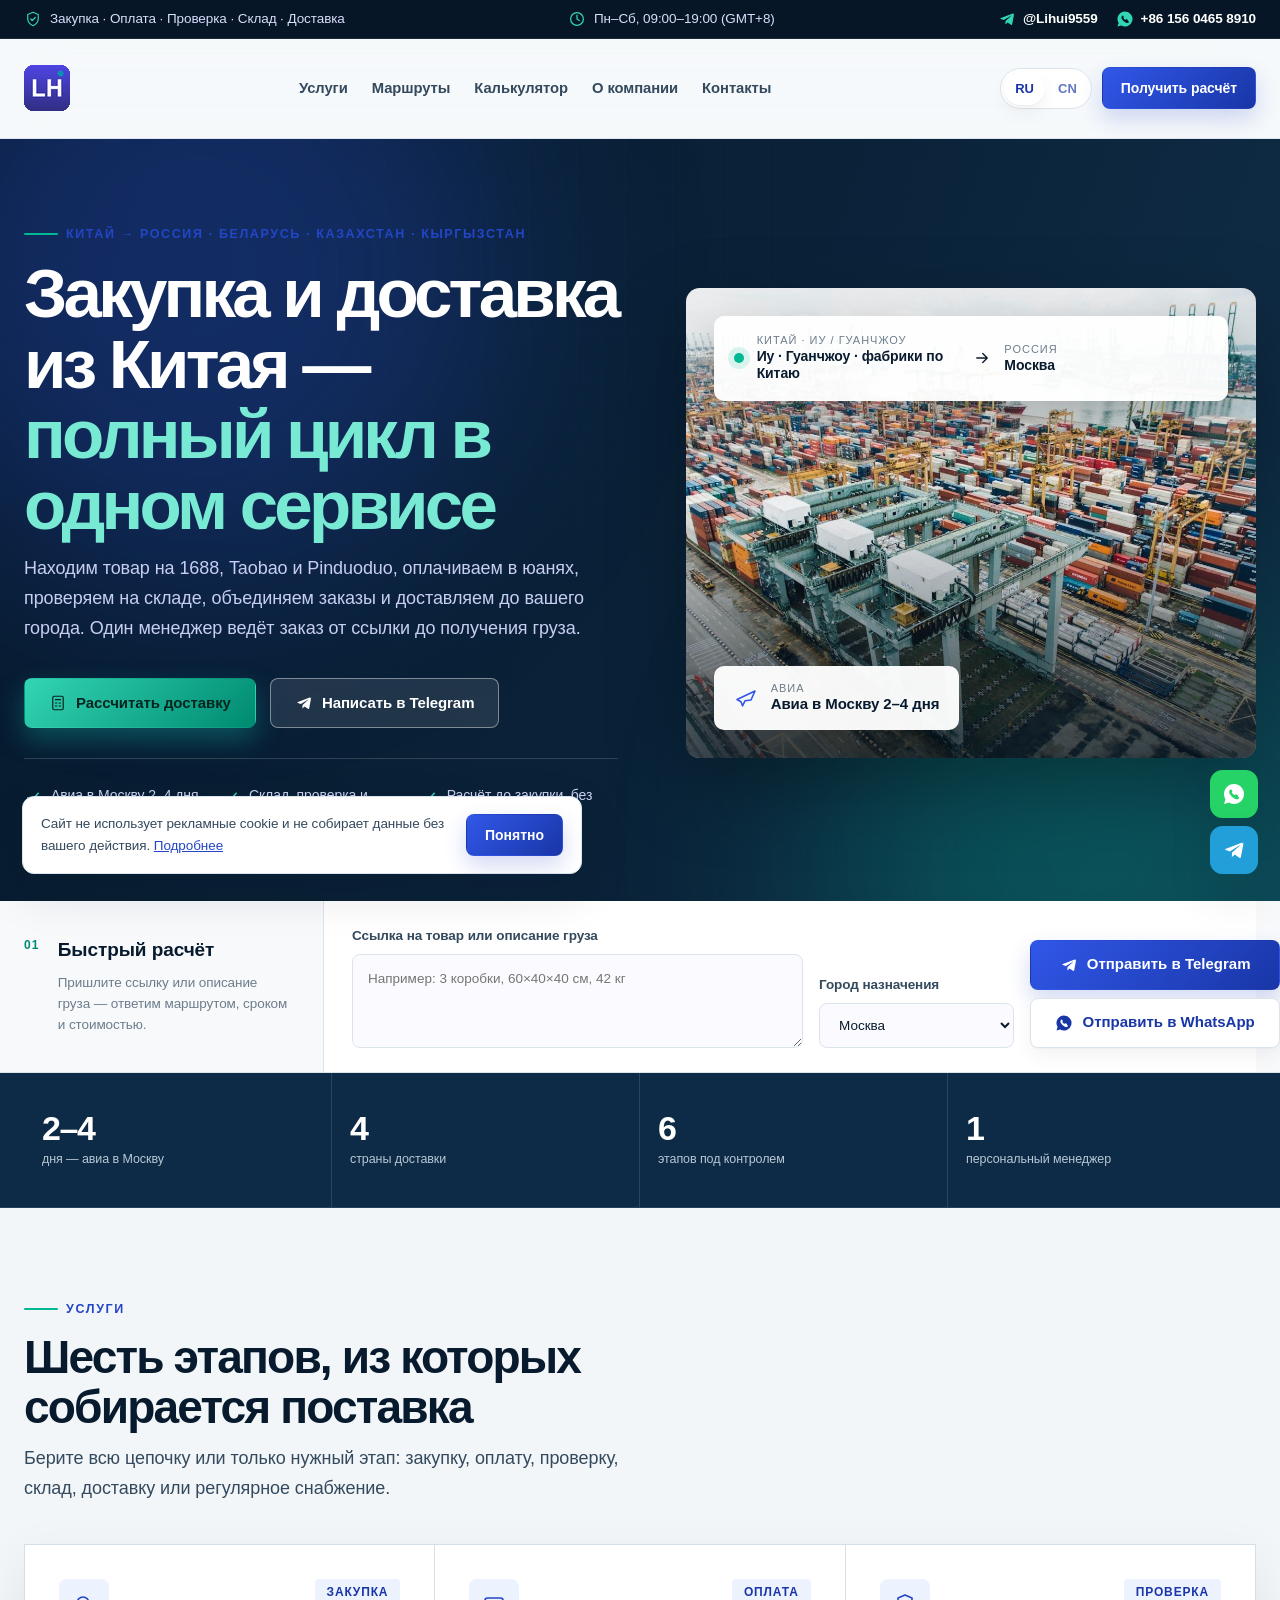
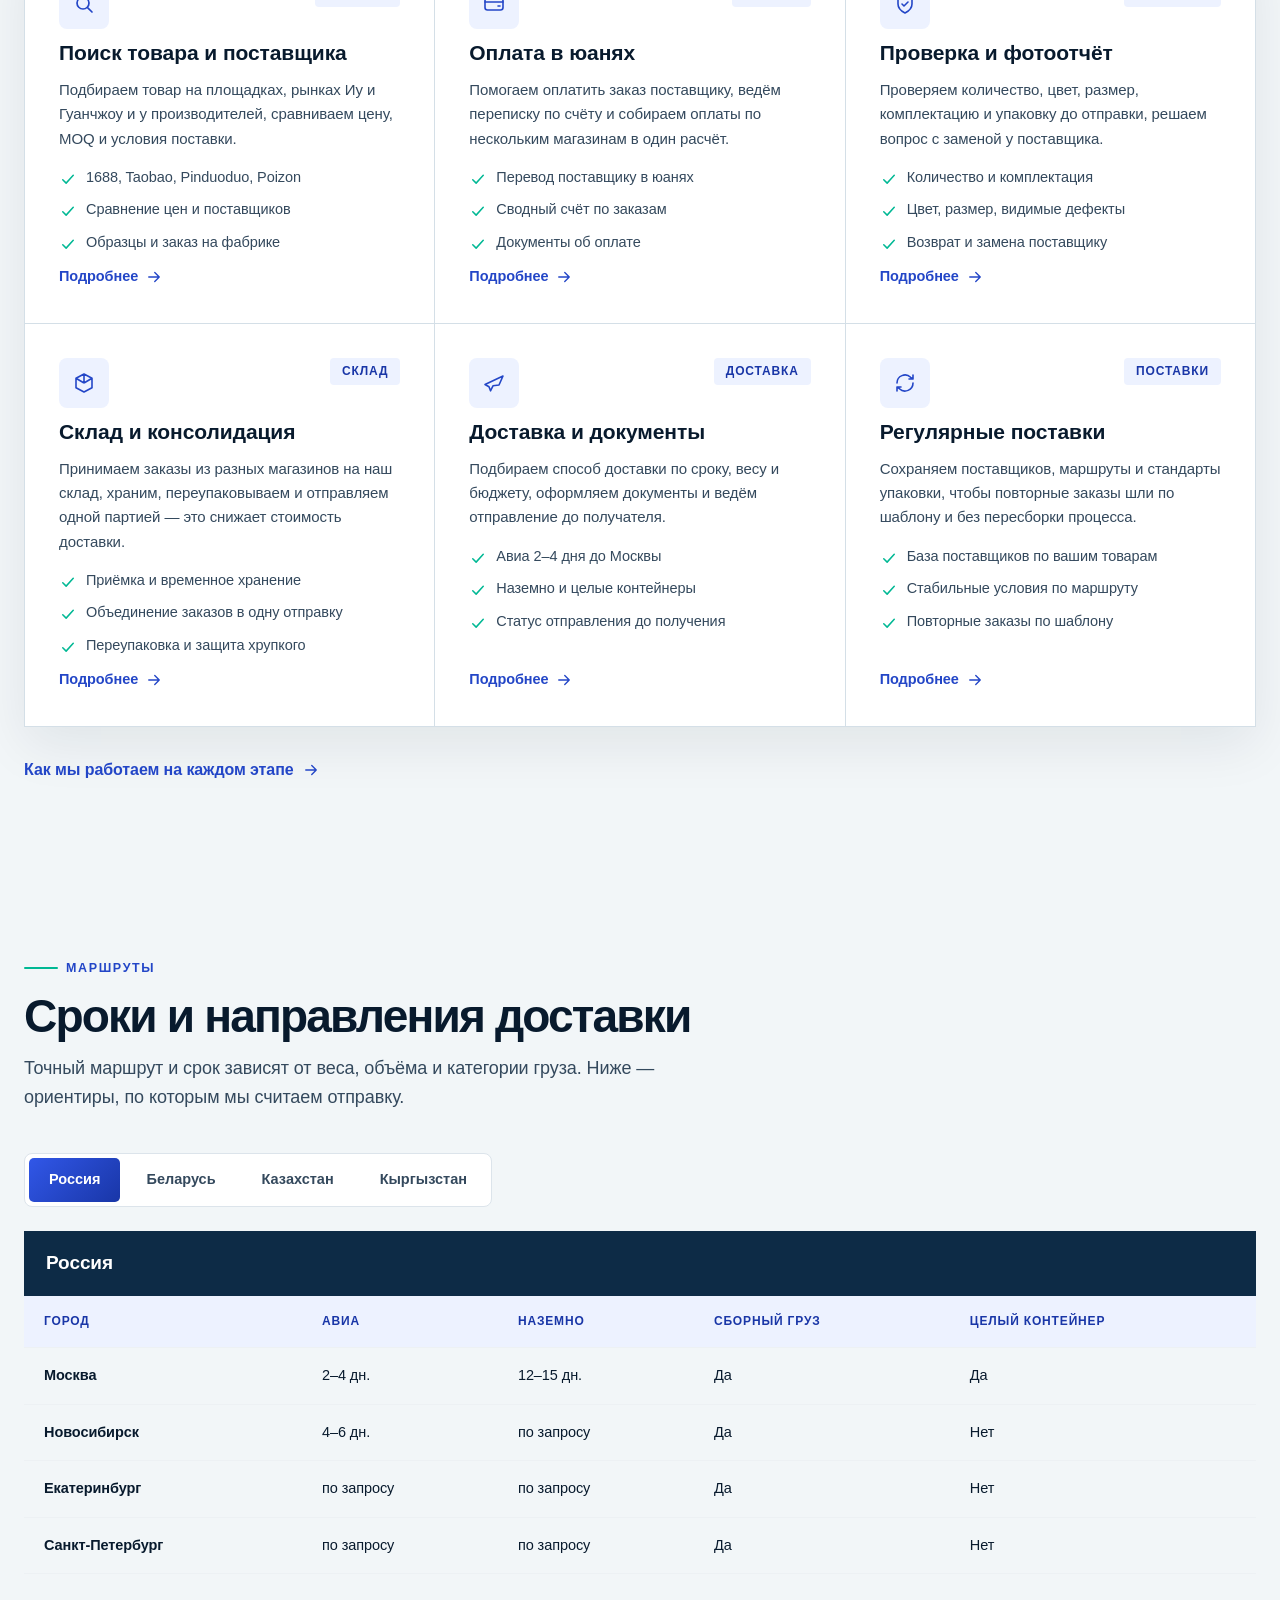
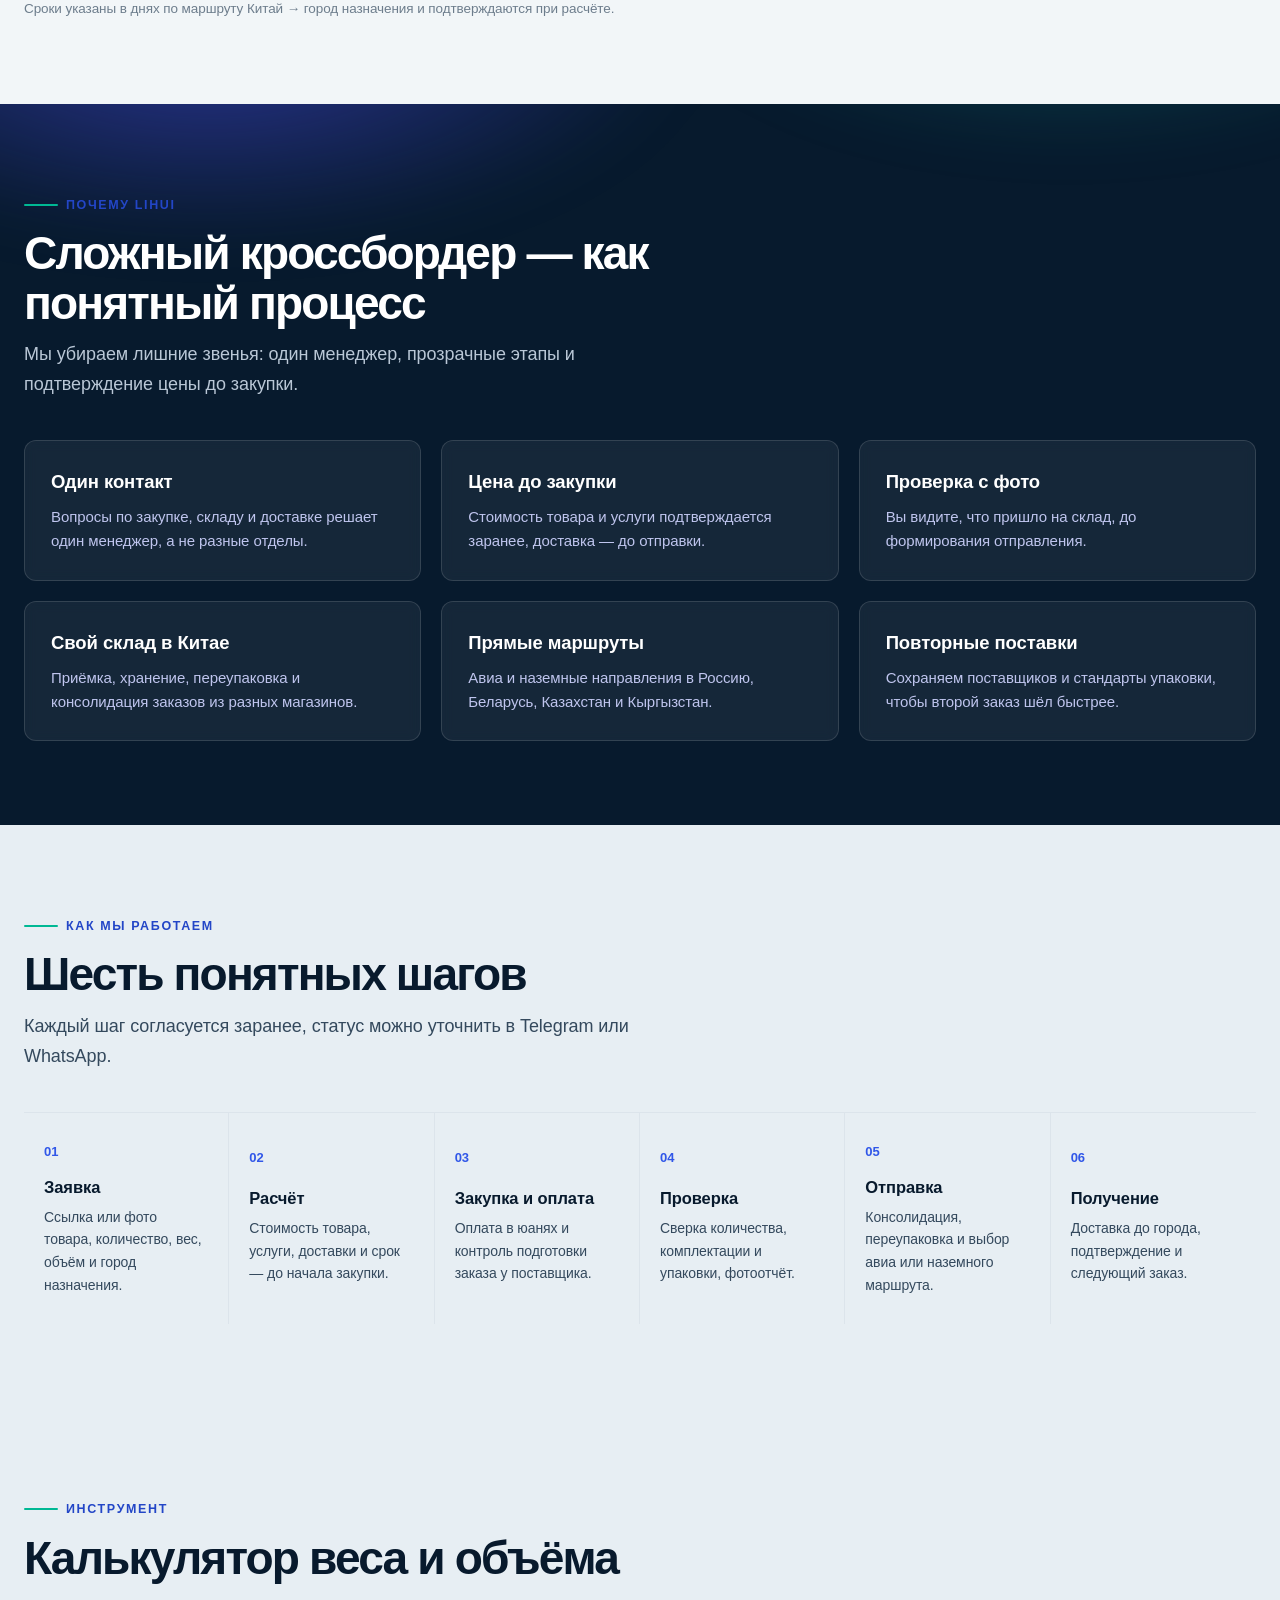
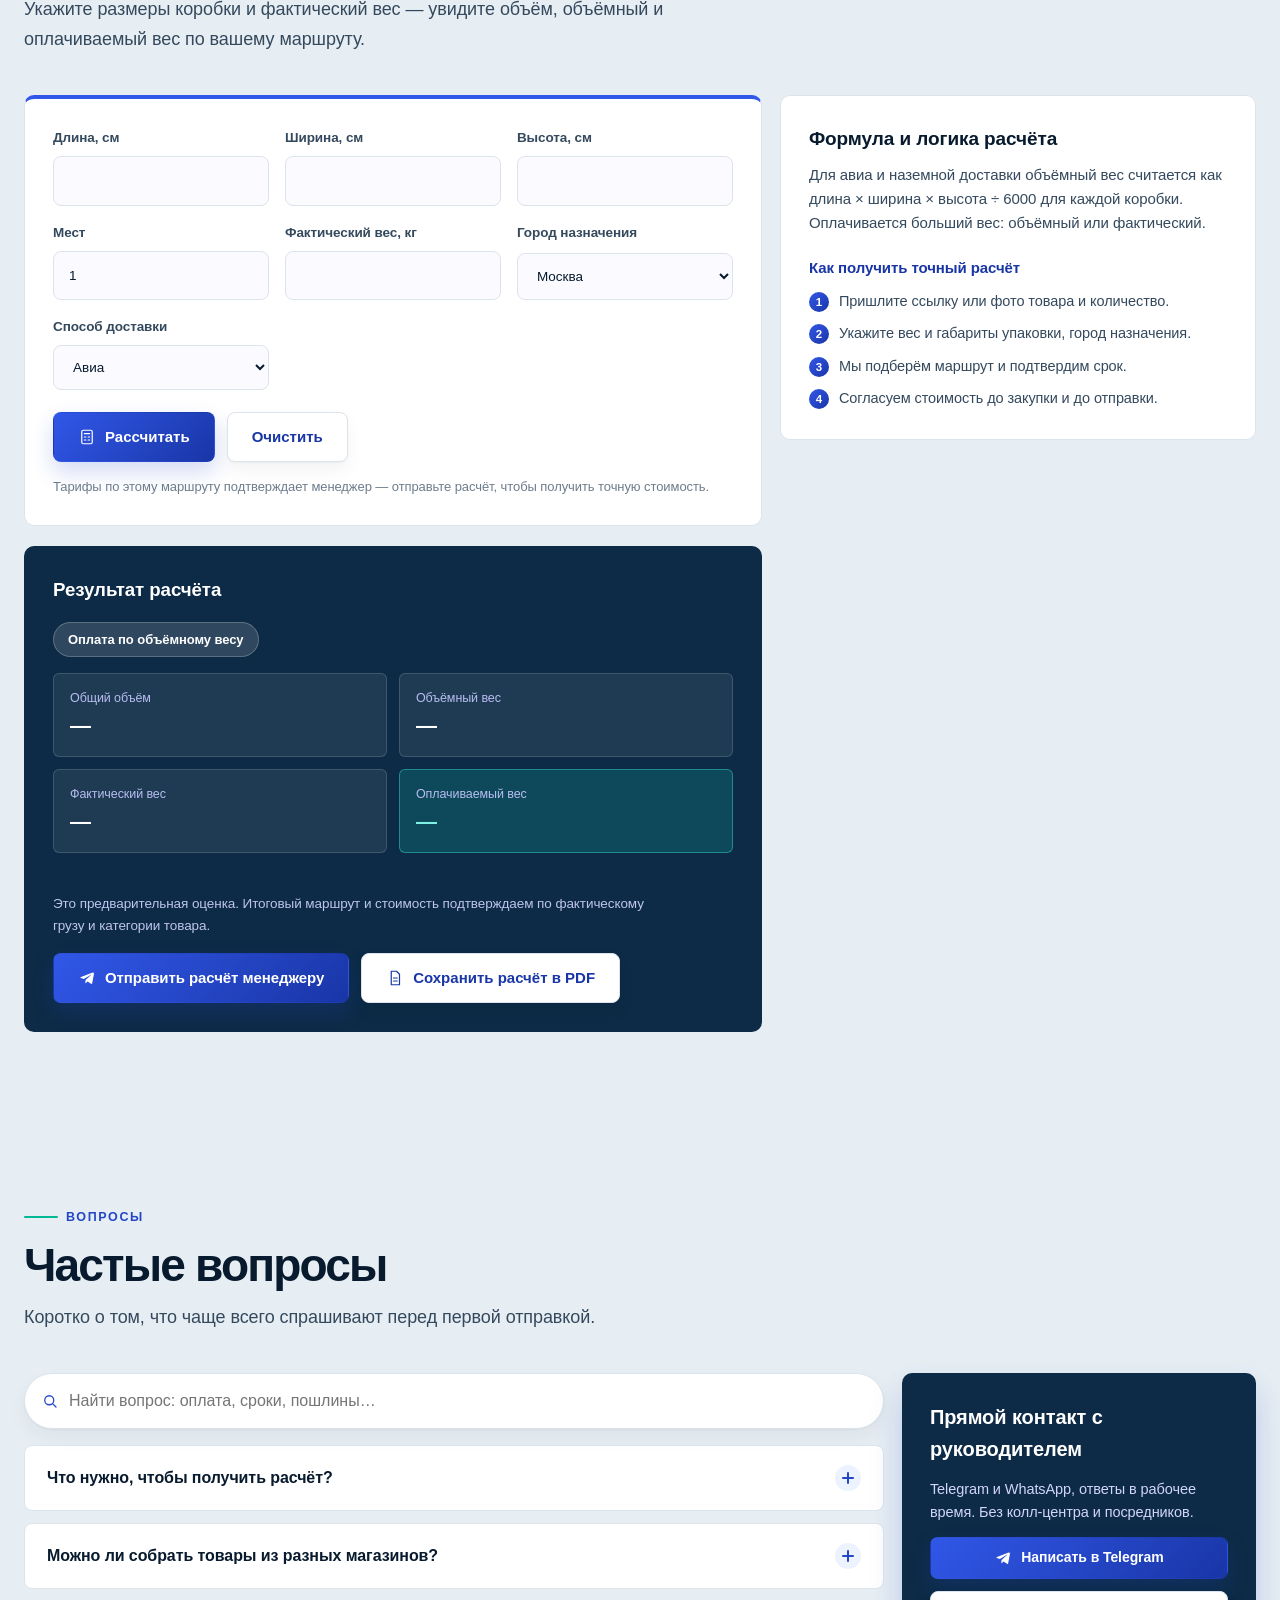
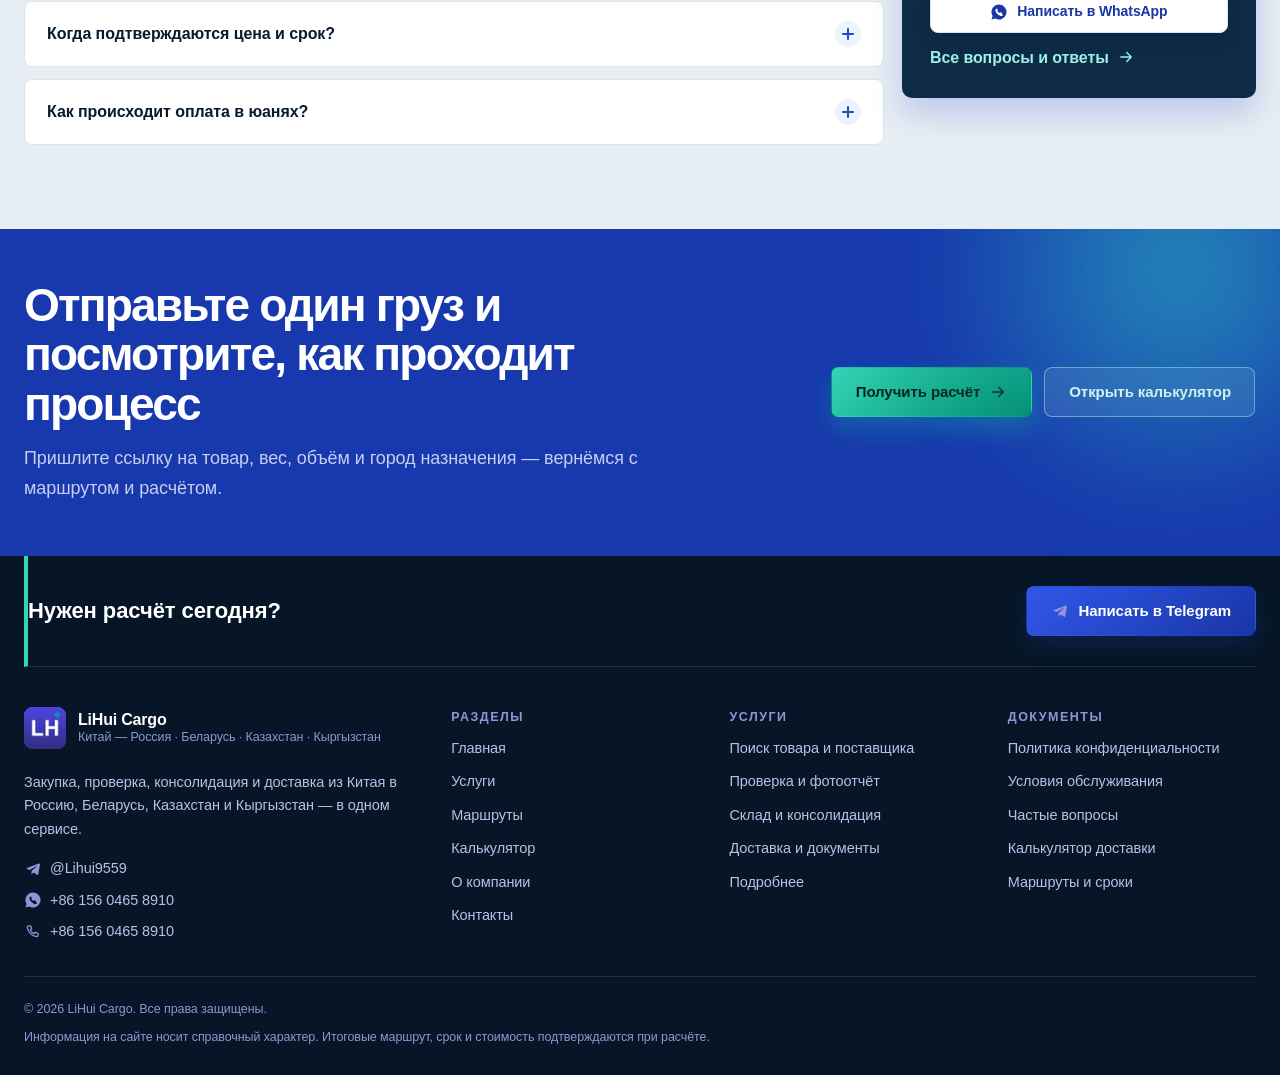
<file: index.html>
<!DOCTYPE html>
<html lang="ru" data-lang="ru">
<head>
<meta charset="utf-8">
<meta name="viewport" content="width=device-width, initial-scale=1">
<title data-i18n-doctitle="meta.home.title">LiHui Cargo — закупка и доставка из Китая в Россию, Беларусь, Казахстан и Кыргызстан</title>
<meta name="description" content="Закупка на 1688, Taobao и Pinduoduo, оплата в юанях, проверка на складе, консолидация и доставка авиа или наземным транспортом. Пришлите ссылку на товар — вернёмся с маршрутом и расчётом." data-i18n-desc="meta.home.desc">
<meta name="theme-color" content="#071a2d">
<meta name="robots" content="index, follow">
<link rel="canonical" href="https://www.lihui-cargo.ru/">
<link rel="icon" href="assets/brand/logo.png" type="image/png">
<link rel="apple-touch-icon" href="assets/brand/logo.png">
<link rel="manifest" href="site.webmanifest">
<meta property="og:type" content="website">
<meta property="og:site_name" content="LiHui Cargo">
<meta property="og:title" content="LiHui Cargo — закупка и доставка из Китая в Россию, Беларусь, Казахстан и Кыргызстан" data-i18n-ogtitle="meta.home.title">
<meta property="og:description" content="Закупка на 1688, Taobao и Pinduoduo, оплата в юанях, проверка на складе, консолидация и доставка авиа или наземным транспортом. Пришлите ссылку на товар — вернёмся с маршрутом и расчётом." data-i18n-ogdesc="meta.home.desc">
<meta property="og:url" content="https://www.lihui-cargo.ru/">
<meta property="og:image" content="https://www.lihui-cargo.ru/assets/img/hero.jpg">
<meta property="og:locale" content="ru_RU">
<meta name="twitter:card" content="summary_large_image">
<meta name="twitter:title" content="LiHui Cargo — закупка и доставка из Китая в Россию, Беларусь, Казахстан и Кыргызстан" data-i18n-twtitle="meta.home.title">
<meta name="twitter:description" content="Закупка на 1688, Taobao и Pinduoduo, оплата в юанях, проверка на складе, консолидация и доставка авиа или наземным транспортом. Пришлите ссылку на товар — вернёмся с маршрутом и расчётом." data-i18n-twdesc="meta.home.desc">
<meta name="twitter:image" content="https://www.lihui-cargo.ru/assets/img/hero.jpg">
<meta name="format-detection" content="telephone=no">
<link rel="stylesheet" href="assets/css/styles.css?v=20260914-2">
<script type="application/ld+json">{"@context":"https://schema.org","@type":["Organization","LocalBusiness"],"name":"LiHui Cargo","url":"https://www.lihui-cargo.ru/","description":"Закупка, оплата, проверка, консолидация и доставка грузов из Китая в Россию и страны СНГ.","areaServed":["RU","BY","KZ","KG","CN"],"knowsLanguage":["ru","zh"],"contactPoint":[{"@type":"ContactPoint","contactType":"customer service","telephone":"+8615604658910","availableLanguage":["ru","zh"]},{"@type":"ContactPoint","contactType":"sales","url":"https://t.me/Lihui9559","availableLanguage":["ru","zh"]}],"sameAs":["https://t.me/Lihui9559","https://wa.me/8615604658910"]}</script>
<script defer src="assets/js/i18n.js?v=20260914-2"></script>
<script defer src="assets/js/site.js?v=20260914-2"></script>
</head>
<body data-page="home">
<a class="skip" href="#main" data-i18n="ui.skipLink">Перейти к содержанию</a>
<div class="topbar">
  <div class="container topbar__inner">
    <p class="topbar__note"><svg class="icon icon--sm" viewBox="0 0 24 24" aria-hidden="true"><path fill="none" stroke="currentColor" stroke-width="1.6" stroke-linejoin="round" d="M12 3l7 3v6c0 4-3 7-7 9-4-2-7-5-7-9V6l7-3Z"/><path fill="none" stroke="currentColor" stroke-width="1.6" stroke-linecap="round" stroke-linejoin="round" d="m9 12 2 2 4-4"/></svg><span data-i18n="top.note">Закупка · Оплата · Проверка · Склад · Доставка</span></p>
    <p class="topbar__hours"><svg class="icon icon--sm" viewBox="0 0 24 24" aria-hidden="true"><path fill="none" stroke="currentColor" stroke-width="1.7" stroke-linecap="round" d="M12 7v5l3 2"/><circle cx="12" cy="12" r="8.5" fill="none" stroke="currentColor" stroke-width="1.7"/></svg><span data-i18n="top.hours">Пн–Сб, 09:00–19:00 (GMT+8)</span></p>
    <p class="topbar__links">
      <a href="https://t.me/Lihui9559" target="_blank" rel="noopener"><svg class="icon icon--sm" viewBox="0 0 24 24" aria-hidden="true"><path fill="currentColor" d="M21.7 4.3 18.9 19c-.2 1-.8 1.3-1.6.8l-4.5-3.3-2.2 2.1c-.2.3-.5.4-.8.4l.3-4.4 7.6-6.9c.3-.3 0-.5-.5-.2l-9.4 5.9-4-1.3c-.9-.3-.9-.9.2-1.3l15.6-6c.7-.3 1.4.2 1.1 1.5Z"/></svg>@Lihui9559</a>
      <a href="https://wa.me/8615604658910" target="_blank" rel="noopener"><svg class="icon icon--sm" viewBox="0 0 24 24" aria-hidden="true"><path fill="currentColor" d="M12 2a10 10 0 0 0-8.5 15.2L2 22l4.9-1.4A10 10 0 1 0 12 2Zm5.3 14c-.2.6-1.3 1.2-1.8 1.3-.5.1-1.1.1-1.8-.1a11 11 0 0 1-5.9-5.2c-.5-1-.7-1.9-.5-2.7.1-.5.6-1.4 1.1-1.7.3-.2.7-.2 1 .1l.9 1.4c.1.2.1.3 0 .5l-.4.6c-.1.2-.2.3 0 .6.4.7 1.5 1.9 2.4 2.3.2.1.4.1.5 0l.7-.7c.2-.2.4-.2.6-.1l1.4.8c.2.1.3.4.2.7Z"/></svg>+86 156 0465 8910</a>
    </p>
  </div>
</div>
<header class="header" id="header">
  <div class="container">
    <div class="header__bar" id="headerBar">
      <a class="brand" href="index.html" aria-label="LiHui Cargo">
        <img class="brand__logo" src="assets/brand/logo.png" width="46" height="46" alt="" aria-hidden="true" decoding="async">
      </a>
      <nav class="nav" aria-label="Основная навигация" data-i18n-aria="nav.aria"><a href="services.html" data-i18n="nav.services">Услуги</a><a href="routes.html" data-i18n="nav.routes">Маршруты</a><a href="calculator.html" data-i18n="nav.calculator">Калькулятор</a><a href="about.html" data-i18n="nav.about">О компании</a><a href="contacts.html" data-i18n="nav.contacts">Контакты</a></nav>
      <div class="header__side">
        <div class="lang" role="group" aria-label="Язык сайта" data-i18n-aria="ui.langLabel">
    <button type="button" data-lang="ru" aria-pressed="true">RU</button><button type="button" data-lang="zh" aria-pressed="false">CN</button>
  </div>
        <a class="btn btn--primary btn--sm header__cta" href="contacts.html#request">
          <span data-i18n="ui.requestQuote">Получить расчёт</span>
        </a>
        <button class="burger" id="burger" type="button" aria-expanded="false" aria-controls="drawer" aria-label="Меню" data-i18n-aria="ui.menu"><svg class="icon" viewBox="0 0 24 24" aria-hidden="true"><path fill="none" stroke="currentColor" stroke-width="1.8" stroke-linecap="round" d="M4 7h16M4 12h16M4 17h16"/></svg></button>
      </div>
    </div>
  </div>
  <nav class="drawer" id="drawer" aria-label="Основная навигация" data-i18n-aria="nav.aria" hidden>
    <div class="drawer__links"><a href="index.html" data-i18n="nav.home">Главная</a><a href="services.html" data-i18n="nav.services">Услуги</a><a href="routes.html" data-i18n="nav.routes">Маршруты</a><a href="calculator.html" data-i18n="nav.calculator">Калькулятор</a><a href="about.html" data-i18n="nav.about">О компании</a><a href="contacts.html" data-i18n="nav.contacts">Контакты</a></div>
    <div class="drawer__foot">
      <div class="lang lang--drawer" role="group" aria-label="Язык сайта" data-i18n-aria="ui.langLabel">
    <button type="button" data-lang="ru" aria-pressed="true">RU</button><button type="button" data-lang="zh" aria-pressed="false">CN</button>
  </div>
      <a class="btn btn--primary" href="contacts.html#request"><span data-i18n="ui.requestQuote">Получить расчёт</span></a>
      <a class="btn btn--ghost" href="https://wa.me/8615604658910" target="_blank" rel="noopener"><svg class="icon icon--sm" viewBox="0 0 24 24" aria-hidden="true"><path fill="currentColor" d="M12 2a10 10 0 0 0-8.5 15.2L2 22l4.9-1.4A10 10 0 1 0 12 2Zm5.3 14c-.2.6-1.3 1.2-1.8 1.3-.5.1-1.1.1-1.8-.1a11 11 0 0 1-5.9-5.2c-.5-1-.7-1.9-.5-2.7.1-.5.6-1.4 1.1-1.7.3-.2.7-.2 1 .1l.9 1.4c.1.2.1.3 0 .5l-.4.6c-.1.2-.2.3 0 .6.4.7 1.5 1.9 2.4 2.3.2.1.4.1.5 0l.7-.7c.2-.2.4-.2.6-.1l1.4.8c.2.1.3.4.2.7Z"/></svg><span data-i18n="ui.writeWa">Написать в WhatsApp</span></a>
    </div>
  </nav>
</header>
<button class="progress" id="progress" type="button" aria-label="Наверх" data-i18n-aria="ui.top"><span></span></button>
<main id="main">
<section class="hero">
  <div class="hero__bg" aria-hidden="true">
    <span class="hero__blob hero__blob--a"></span>
    <span class="hero__blob hero__blob--b"></span>
    <span class="hero__mesh"></span>
  </div>
  <div class="container hero__inner">
    <div class="hero__copy">
      <p class="eyebrow eyebrow--light" data-i18n="home.eyebrow">Китай → Россия · Беларусь · Казахстан · Кыргызстан</p>
      <h1 class="h1" data-i18n="home.title">Закупка и доставка из Китая — <em>полный цикл в одном сервисе</em></h1>
      <p class="lead lead--light" data-i18n="home.lead">Находим товар на 1688, Taobao и Pinduoduo, оплачиваем в юанях, проверяем на складе, объединяем заказы и доставляем до вашего города. Один менеджер ведёт заказ от ссылки до получения груза.</p>
      <div class="hero__cta">
        <a class="btn btn--accent" href="calculator.html"><svg class="icon icon--sm" viewBox="0 0 24 24" aria-hidden="true"><rect x="5" y="3" width="14" height="18" rx="2" fill="none" stroke="currentColor" stroke-width="1.6"/><path fill="none" stroke="currentColor" stroke-width="1.6" stroke-linecap="round" d="M8.5 7.5h7M8.5 12h2m3 0h2m-7 4h2m3 0h2"/></svg><span data-i18n="home.btn1">Рассчитать доставку</span></a>
        <a class="btn btn--ghost btn--ghost-light" href="https://t.me/Lihui9559" target="_blank" rel="noopener"><svg class="icon icon--sm" viewBox="0 0 24 24" aria-hidden="true"><path fill="currentColor" d="M21.7 4.3 18.9 19c-.2 1-.8 1.3-1.6.8l-4.5-3.3-2.2 2.1c-.2.3-.5.4-.8.4l.3-4.4 7.6-6.9c.3-.3 0-.5-.5-.2l-9.4 5.9-4-1.3c-.9-.3-.9-.9.2-1.3l15.6-6c.7-.3 1.4.2 1.1 1.5Z"/></svg><span data-i18n="home.btn2">Написать в Telegram</span></a>
      </div>
      <ul class="hero__facts">
        <li><svg class="icon icon--tick" viewBox="0 0 24 24" aria-hidden="true"><path fill="none" stroke="currentColor" stroke-width="2" stroke-linecap="round" stroke-linejoin="round" d="m5 13 4.5 4.5L19 7"/></svg><span data-i18n="home.b1">Авиа в Москву 2–4 дня</span></li><li><svg class="icon icon--tick" viewBox="0 0 24 24" aria-hidden="true"><path fill="none" stroke="currentColor" stroke-width="2" stroke-linecap="round" stroke-linejoin="round" d="m5 13 4.5 4.5L19 7"/></svg><span data-i18n="home.b2">Склад, проверка и фотоотчёт в Китае</span></li><li><svg class="icon icon--tick" viewBox="0 0 24 24" aria-hidden="true"><path fill="none" stroke="currentColor" stroke-width="2" stroke-linecap="round" stroke-linejoin="round" d="m5 13 4.5 4.5L19 7"/></svg><span data-i18n="home.b3">Расчёт до закупки, без скрытых доплат</span></li>
      </ul>
    </div>
    <div class="hero__visual" aria-hidden="true">
      <img src="assets/img/hero.jpg" alt="" decoding="async">
      <div class="hero__route">
        <span class="hero__route-dot"></span>
        <div><small data-i18n="city.china">Китай · Иу / Гуанчжоу</small><strong data-i18n="about.geoChinaValue">Иу · Гуанчжоу · фабрики по Китаю</strong></div>
        <svg class="icon icon--sm" viewBox="0 0 24 24" aria-hidden="true"><path fill="none" stroke="currentColor" stroke-width="1.8" stroke-linecap="round" stroke-linejoin="round" d="M5 12h14m-6-6 6 6-6 6"/></svg>
        <div><small data-i18n="routes.country.ru">Россия</small><strong data-i18n="city.moscow">Москва</strong></div>
      </div>
      <div class="hero__status">
        <svg class="icon" viewBox="0 0 24 24" aria-hidden="true"><path fill="none" stroke="currentColor" stroke-width="1.6" stroke-linejoin="round" d="M3 13.5 21 5l-4 9-6 .8-2.5 5-1.5-4Z"/></svg>
        <span><small data-i18n="routes.th.air">Авиа</small><strong data-i18n="home.b1">Авиа в Москву 2–4 дня</strong></span>
      </div>
    </div>
  </div>
</section>
<section class="quote-bar" aria-label="Быстрый расчёт">
  <div class="container quote-bar__inner">
    <div class="quote-bar__head">
      <span class="quote-bar__index">01</span>
      <div><strong data-i18n="home.card.title">Быстрый расчёт</strong><p data-i18n="home.card.desc">Пришлите ссылку или описание груза — ответим маршрутом, сроком и стоимостью.</p></div>
    </div>
    <aside class="hero__panel"><form class="quote" id="quoteForm" novalidate>
  <p class="quote__title"><span data-i18n="home.card.title">Быстрый расчёт</span></p>
  <p class="quote__desc" data-i18n="home.card.desc">Пришлите ссылку или описание груза — ответим маршрутом, сроком и стоимостью.</p>
  <label class="field">
    <span data-i18n="home.card.linkLabel">Ссылка на товар или описание груза</span>
    <textarea id="quoteCargo" rows="3" placeholder="Например: 3 коробки, 60×40×40 см, 42 кг" data-i18n-ph="home.card.linkPh"></textarea>
  </label>
  <label class="field">
    <span data-i18n="home.card.cityLabel">Город назначения</span>
    <select id="quoteCity"><option value="moscow" data-i18n="city.moscow">Москва</option><option value="nsk" data-i18n="city.nsk">Новосибирск</option><option value="minsk" data-i18n="city.minsk">Минск</option><option value="almaty" data-i18n="city.almaty">Алматы</option><option value="bishkek" data-i18n="city.bishkek">Бишкек</option></select>
  </label>
  <div class="quote__actions">
    <button class="btn btn--primary" type="submit"><svg class="icon icon--sm" viewBox="0 0 24 24" aria-hidden="true"><path fill="currentColor" d="M21.7 4.3 18.9 19c-.2 1-.8 1.3-1.6.8l-4.5-3.3-2.2 2.1c-.2.3-.5.4-.8.4l.3-4.4 7.6-6.9c.3-.3 0-.5-.5-.2l-9.4 5.9-4-1.3c-.9-.3-.9-.9.2-1.3l15.6-6c.7-.3 1.4.2 1.1 1.5Z"/></svg><span data-i18n="home.card.submit">Отправить в Telegram</span></button>
    <button class="btn btn--ghost" type="button" id="quoteWa"><svg class="icon icon--sm" viewBox="0 0 24 24" aria-hidden="true"><path fill="currentColor" d="M12 2a10 10 0 0 0-8.5 15.2L2 22l4.9-1.4A10 10 0 1 0 12 2Zm5.3 14c-.2.6-1.3 1.2-1.8 1.3-.5.1-1.1.1-1.8-.1a11 11 0 0 1-5.9-5.2c-.5-1-.7-1.9-.5-2.7.1-.5.6-1.4 1.1-1.7.3-.2.7-.2 1 .1l.9 1.4c.1.2.1.3 0 .5l-.4.6c-.1.2-.2.3 0 .6.4.7 1.5 1.9 2.4 2.3.2.1.4.1.5 0l.7-.7c.2-.2.4-.2.6-.1l1.4.8c.2.1.3.4.2.7Z"/></svg><span data-i18n="home.card.wa">Отправить в WhatsApp</span></button>
  </div>
  <p class="quote__note" data-i18n="home.card.note">Отвечаем в рабочее время и только по вашему запросу. Никаких звонков без согласования.</p>
</form></aside>
  </div>
</section>
<section class="media-strip">
  <div class="container media-strip__grid">
    <div class="stat-tiles">
      <div class="stat-tile">
        <p class="stat-tile__value" data-i18n="stat.air.value">2–4</p>
        <p class="stat-tile__label" data-i18n="stat.air.label">дня — авиа в Москву</p>
      </div><div class="stat-tile">
        <p class="stat-tile__value" data-i18n="stat.countries.value">4</p>
        <p class="stat-tile__label" data-i18n="stat.countries.label">страны доставки</p>
      </div><div class="stat-tile">
        <p class="stat-tile__value" data-i18n="stat.steps.value">6</p>
        <p class="stat-tile__label" data-i18n="stat.steps.label">этапов под контролем</p>
      </div><div class="stat-tile">
        <p class="stat-tile__value" data-i18n="stat.manager.value">1</p>
        <p class="stat-tile__label" data-i18n="stat.manager.label">персональный менеджер</p>
      </div>
    </div>
  </div>
</section>
<section class="section" id="services">
  <div class="container">
    <div class="section__head">
<p class="eyebrow" data-i18n="home.svc.eyebrow">Услуги</p>
<h2 class="h2" data-i18n="home.svc.title">Шесть этапов, из которых собирается поставка</h2>
<p class="lead" data-i18n="home.svc.lead">Берите всю цепочку или только нужный этап: закупку, оплату, проверку, склад, доставку или регулярное снабжение.</p>
</div>
    <div class="bento"><article class="bcard bcard--lg reveal">
      <header class="bcard__top">
        <span class="bcard__icon"><svg class="icon" viewBox="0 0 24 24" aria-hidden="true"><circle cx="11" cy="11" r="6" fill="none" stroke="currentColor" stroke-width="1.7"/><path fill="none" stroke="currentColor" stroke-width="1.7" stroke-linecap="round" d="m20 20-4.2-4.2"/></svg></span>
        <span class="tag" data-i18n="s1.tag">Закупка</span>
      </header>
      <h3 data-i18n="s1.title">Поиск товара и поставщика</h3>
      <p data-i18n="s1.desc">Подбираем товар на площадках, рынках Иу и Гуанчжоу и у производителей, сравниваем цену, MOQ и условия поставки.</p>
      <ul class="ticks"><li><svg class="icon icon--tick" viewBox="0 0 24 24" aria-hidden="true"><path fill="none" stroke="currentColor" stroke-width="2" stroke-linecap="round" stroke-linejoin="round" d="m5 13 4.5 4.5L19 7"/></svg><span data-i18n="s1.b1">1688, Taobao, Pinduoduo, Poizon</span></li><li><svg class="icon icon--tick" viewBox="0 0 24 24" aria-hidden="true"><path fill="none" stroke="currentColor" stroke-width="2" stroke-linecap="round" stroke-linejoin="round" d="m5 13 4.5 4.5L19 7"/></svg><span data-i18n="s1.b2">Сравнение цен и поставщиков</span></li><li><svg class="icon icon--tick" viewBox="0 0 24 24" aria-hidden="true"><path fill="none" stroke="currentColor" stroke-width="2" stroke-linecap="round" stroke-linejoin="round" d="m5 13 4.5 4.5L19 7"/></svg><span data-i18n="s1.b3">Образцы и заказ на фабрике</span></li></ul>
      <a class="bcard__link" href="services.html#s1"><span data-i18n="ui.moreDetails">Подробнее</span><svg class="icon icon--sm" viewBox="0 0 24 24" aria-hidden="true"><path fill="none" stroke="currentColor" stroke-width="1.8" stroke-linecap="round" stroke-linejoin="round" d="M5 12h14m-6-6 6 6-6 6"/></svg></a>
    </article><article class="bcard bcard--lg reveal">
      <header class="bcard__top">
        <span class="bcard__icon"><svg class="icon" viewBox="0 0 24 24" aria-hidden="true"><rect x="3" y="6" width="18" height="12" rx="2.5" fill="none" stroke="currentColor" stroke-width="1.6"/><path fill="none" stroke="currentColor" stroke-width="1.6" stroke-linecap="round" d="M3 10h18M16 14h2"/></svg></span>
        <span class="tag" data-i18n="s2.tag">Оплата</span>
      </header>
      <h3 data-i18n="s2.title">Оплата в юанях</h3>
      <p data-i18n="s2.desc">Помогаем оплатить заказ поставщику, ведём переписку по счёту и собираем оплаты по нескольким магазинам в один расчёт.</p>
      <ul class="ticks"><li><svg class="icon icon--tick" viewBox="0 0 24 24" aria-hidden="true"><path fill="none" stroke="currentColor" stroke-width="2" stroke-linecap="round" stroke-linejoin="round" d="m5 13 4.5 4.5L19 7"/></svg><span data-i18n="s2.b1">Перевод поставщику в юанях</span></li><li><svg class="icon icon--tick" viewBox="0 0 24 24" aria-hidden="true"><path fill="none" stroke="currentColor" stroke-width="2" stroke-linecap="round" stroke-linejoin="round" d="m5 13 4.5 4.5L19 7"/></svg><span data-i18n="s2.b2">Сводный счёт по заказам</span></li><li><svg class="icon icon--tick" viewBox="0 0 24 24" aria-hidden="true"><path fill="none" stroke="currentColor" stroke-width="2" stroke-linecap="round" stroke-linejoin="round" d="m5 13 4.5 4.5L19 7"/></svg><span data-i18n="s2.b3">Документы об оплате</span></li></ul>
      <a class="bcard__link" href="services.html#s2"><span data-i18n="ui.moreDetails">Подробнее</span><svg class="icon icon--sm" viewBox="0 0 24 24" aria-hidden="true"><path fill="none" stroke="currentColor" stroke-width="1.8" stroke-linecap="round" stroke-linejoin="round" d="M5 12h14m-6-6 6 6-6 6"/></svg></a>
    </article><article class="bcard reveal">
      <header class="bcard__top">
        <span class="bcard__icon"><svg class="icon" viewBox="0 0 24 24" aria-hidden="true"><path fill="none" stroke="currentColor" stroke-width="1.6" stroke-linejoin="round" d="M12 3l7 3v6c0 4-3 7-7 9-4-2-7-5-7-9V6l7-3Z"/><path fill="none" stroke="currentColor" stroke-width="1.6" stroke-linecap="round" stroke-linejoin="round" d="m9 12 2 2 4-4"/></svg></span>
        <span class="tag" data-i18n="s3.tag">Проверка</span>
      </header>
      <h3 data-i18n="s3.title">Проверка и фотоотчёт</h3>
      <p data-i18n="s3.desc">Проверяем количество, цвет, размер, комплектацию и упаковку до отправки, решаем вопрос с заменой у поставщика.</p>
      <ul class="ticks"><li><svg class="icon icon--tick" viewBox="0 0 24 24" aria-hidden="true"><path fill="none" stroke="currentColor" stroke-width="2" stroke-linecap="round" stroke-linejoin="round" d="m5 13 4.5 4.5L19 7"/></svg><span data-i18n="s3.b1">Количество и комплектация</span></li><li><svg class="icon icon--tick" viewBox="0 0 24 24" aria-hidden="true"><path fill="none" stroke="currentColor" stroke-width="2" stroke-linecap="round" stroke-linejoin="round" d="m5 13 4.5 4.5L19 7"/></svg><span data-i18n="s3.b2">Цвет, размер, видимые дефекты</span></li><li><svg class="icon icon--tick" viewBox="0 0 24 24" aria-hidden="true"><path fill="none" stroke="currentColor" stroke-width="2" stroke-linecap="round" stroke-linejoin="round" d="m5 13 4.5 4.5L19 7"/></svg><span data-i18n="s3.b3">Возврат и замена поставщику</span></li></ul>
      <a class="bcard__link" href="services.html#s3"><span data-i18n="ui.moreDetails">Подробнее</span><svg class="icon icon--sm" viewBox="0 0 24 24" aria-hidden="true"><path fill="none" stroke="currentColor" stroke-width="1.8" stroke-linecap="round" stroke-linejoin="round" d="M5 12h14m-6-6 6 6-6 6"/></svg></a>
    </article><article class="bcard reveal">
      <header class="bcard__top">
        <span class="bcard__icon"><svg class="icon" viewBox="0 0 24 24" aria-hidden="true"><path fill="none" stroke="currentColor" stroke-width="1.6" stroke-linejoin="round" d="m12 3 8 4.2v9.6L12 21l-8-4.2V7.2L12 3Zm0 0v9m8-4.8-8 4.8m-8-4.8 8 4.8"/></svg></span>
        <span class="tag" data-i18n="s4.tag">Склад</span>
      </header>
      <h3 data-i18n="s4.title">Склад и консолидация</h3>
      <p data-i18n="s4.desc">Принимаем заказы из разных магазинов на наш склад, храним, переупаковываем и отправляем одной партией — это снижает стоимость доставки.</p>
      <ul class="ticks"><li><svg class="icon icon--tick" viewBox="0 0 24 24" aria-hidden="true"><path fill="none" stroke="currentColor" stroke-width="2" stroke-linecap="round" stroke-linejoin="round" d="m5 13 4.5 4.5L19 7"/></svg><span data-i18n="s4.b1">Приёмка и временное хранение</span></li><li><svg class="icon icon--tick" viewBox="0 0 24 24" aria-hidden="true"><path fill="none" stroke="currentColor" stroke-width="2" stroke-linecap="round" stroke-linejoin="round" d="m5 13 4.5 4.5L19 7"/></svg><span data-i18n="s4.b2">Объединение заказов в одну отправку</span></li><li><svg class="icon icon--tick" viewBox="0 0 24 24" aria-hidden="true"><path fill="none" stroke="currentColor" stroke-width="2" stroke-linecap="round" stroke-linejoin="round" d="m5 13 4.5 4.5L19 7"/></svg><span data-i18n="s4.b3">Переупаковка и защита хрупкого</span></li></ul>
      <a class="bcard__link" href="services.html#s4"><span data-i18n="ui.moreDetails">Подробнее</span><svg class="icon icon--sm" viewBox="0 0 24 24" aria-hidden="true"><path fill="none" stroke="currentColor" stroke-width="1.8" stroke-linecap="round" stroke-linejoin="round" d="M5 12h14m-6-6 6 6-6 6"/></svg></a>
    </article><article class="bcard reveal">
      <header class="bcard__top">
        <span class="bcard__icon"><svg class="icon" viewBox="0 0 24 24" aria-hidden="true"><path fill="none" stroke="currentColor" stroke-width="1.6" stroke-linejoin="round" d="M3 13.5 21 5l-4 9-6 .8-2.5 5-1.5-4Z"/></svg></span>
        <span class="tag" data-i18n="s5.tag">Доставка</span>
      </header>
      <h3 data-i18n="s5.title">Доставка и документы</h3>
      <p data-i18n="s5.desc">Подбираем способ доставки по сроку, весу и бюджету, оформляем документы и ведём отправление до получателя.</p>
      <ul class="ticks"><li><svg class="icon icon--tick" viewBox="0 0 24 24" aria-hidden="true"><path fill="none" stroke="currentColor" stroke-width="2" stroke-linecap="round" stroke-linejoin="round" d="m5 13 4.5 4.5L19 7"/></svg><span data-i18n="s5.b1">Авиа 2–4 дня до Москвы</span></li><li><svg class="icon icon--tick" viewBox="0 0 24 24" aria-hidden="true"><path fill="none" stroke="currentColor" stroke-width="2" stroke-linecap="round" stroke-linejoin="round" d="m5 13 4.5 4.5L19 7"/></svg><span data-i18n="s5.b2">Наземно и целые контейнеры</span></li><li><svg class="icon icon--tick" viewBox="0 0 24 24" aria-hidden="true"><path fill="none" stroke="currentColor" stroke-width="2" stroke-linecap="round" stroke-linejoin="round" d="m5 13 4.5 4.5L19 7"/></svg><span data-i18n="s5.b3">Статус отправления до получения</span></li></ul>
      <a class="bcard__link" href="services.html#s5"><span data-i18n="ui.moreDetails">Подробнее</span><svg class="icon icon--sm" viewBox="0 0 24 24" aria-hidden="true"><path fill="none" stroke="currentColor" stroke-width="1.8" stroke-linecap="round" stroke-linejoin="round" d="M5 12h14m-6-6 6 6-6 6"/></svg></a>
    </article><article class="bcard reveal">
      <header class="bcard__top">
        <span class="bcard__icon"><svg class="icon" viewBox="0 0 24 24" aria-hidden="true"><path fill="none" stroke="currentColor" stroke-width="1.6" stroke-linecap="round" stroke-linejoin="round" d="M4 12a8 8 0 0 1 13.6-5.7L20 8m0-4v4h-4M20 12a8 8 0 0 1-13.6 5.7L4 16m0 4v-4h4"/></svg></span>
        <span class="tag" data-i18n="s6.tag">Поставки</span>
      </header>
      <h3 data-i18n="s6.title">Регулярные поставки</h3>
      <p data-i18n="s6.desc">Сохраняем поставщиков, маршруты и стандарты упаковки, чтобы повторные заказы шли по шаблону и без пересборки процесса.</p>
      <ul class="ticks"><li><svg class="icon icon--tick" viewBox="0 0 24 24" aria-hidden="true"><path fill="none" stroke="currentColor" stroke-width="2" stroke-linecap="round" stroke-linejoin="round" d="m5 13 4.5 4.5L19 7"/></svg><span data-i18n="s6.b1">База поставщиков по вашим товарам</span></li><li><svg class="icon icon--tick" viewBox="0 0 24 24" aria-hidden="true"><path fill="none" stroke="currentColor" stroke-width="2" stroke-linecap="round" stroke-linejoin="round" d="m5 13 4.5 4.5L19 7"/></svg><span data-i18n="s6.b2">Стабильные условия по маршруту</span></li><li><svg class="icon icon--tick" viewBox="0 0 24 24" aria-hidden="true"><path fill="none" stroke="currentColor" stroke-width="2" stroke-linecap="round" stroke-linejoin="round" d="m5 13 4.5 4.5L19 7"/></svg><span data-i18n="s6.b3">Повторные заказы по шаблону</span></li></ul>
      <a class="bcard__link" href="services.html#s6"><span data-i18n="ui.moreDetails">Подробнее</span><svg class="icon icon--sm" viewBox="0 0 24 24" aria-hidden="true"><path fill="none" stroke="currentColor" stroke-width="1.8" stroke-linecap="round" stroke-linejoin="round" d="M5 12h14m-6-6 6 6-6 6"/></svg></a>
    </article></div>
    <p class="section__more"><a class="link-arrow" href="services.html"><span data-i18n="home.svc.more">Как мы работаем на каждом этапе</span><svg class="icon icon--sm" viewBox="0 0 24 24" aria-hidden="true"><path fill="none" stroke="currentColor" stroke-width="1.8" stroke-linecap="round" stroke-linejoin="round" d="M5 12h14m-6-6 6 6-6 6"/></svg></a></p>
  </div>
</section>
<section class="section" id="routes">
  <div class="container">
    <div class="section__head">
<p class="eyebrow" data-i18n="routes.eyebrow">Маршруты</p>
<h2 class="h2" data-i18n="routes.title">Сроки и направления доставки</h2>
<p class="lead" data-i18n="routes.lead">Точный маршрут и срок зависят от веса, объёма и категории груза. Ниже — ориентиры, по которым мы считаем отправку.</p>
</div>
    <div class="seg" role="tablist" aria-label="Страна доставки" data-i18n-aria="routes.tabLabel"><button class="seg__btn is-active" type="button" role="tab" aria-selected="true" data-country="ru" data-i18n="routes.country.ru">Россия</button><button class="seg__btn" type="button" role="tab" aria-selected="false" data-country="by" data-i18n="routes.country.by">Беларусь</button><button class="seg__btn" type="button" role="tab" aria-selected="false" data-country="kz" data-i18n="routes.country.kz">Казахстан</button><button class="seg__btn" type="button" role="tab" aria-selected="false" data-country="kg" data-i18n="routes.country.kg">Кыргызстан</button></div>
    <div class="routepanels"><article class="routepanel is-active" data-country="ru" id="country-ru">
  <header class="routecard__head">
    <h3 data-i18n="routes.country.ru">Россия</h3>
  </header>
  <div class="table-wrap">
    <table class="table">
      <thead>
        <tr>
          <th scope="col" data-i18n="routes.th.city">Город</th>
          <th scope="col" data-i18n="routes.th.air">Авиа</th>
          <th scope="col" data-i18n="routes.th.ground">Наземно</th>
          <th scope="col" data-i18n="routes.th.lcl">Сборный груз</th>
          <th scope="col" data-i18n="routes.th.fcl">Целый контейнер</th>
        </tr>
      </thead>
      <tbody><tr>
      <th scope="row">Москва </th>
      <td>2–4 дн.</td>
      <td>12–15 дн.</td>
      <td>Да</td>
      <td>Да</td>
    </tr><tr>
      <th scope="row">Новосибирск </th>
      <td>4–6 дн.</td>
      <td>по запросу</td>
      <td>Да</td>
      <td>Нет</td>
    </tr><tr>
      <th scope="row">Екатеринбург </th>
      <td>по запросу</td>
      <td>по запросу</td>
      <td>Да</td>
      <td>Нет</td>
    </tr><tr>
      <th scope="row">Санкт-Петербург </th>
      <td>по запросу</td>
      <td>по запросу</td>
      <td>Да</td>
      <td>Нет</td>
    </tr></tbody>
    </table>
  </div>
</article><article class="routepanel" data-country="by" id="country-by">
  <header class="routecard__head">
    <h3 data-i18n="routes.country.by">Беларусь</h3>
  </header>
  <div class="table-wrap">
    <table class="table">
      <thead>
        <tr>
          <th scope="col" data-i18n="routes.th.city">Город</th>
          <th scope="col" data-i18n="routes.th.air">Авиа</th>
          <th scope="col" data-i18n="routes.th.ground">Наземно</th>
          <th scope="col" data-i18n="routes.th.lcl">Сборный груз</th>
          <th scope="col" data-i18n="routes.th.fcl">Целый контейнер</th>
        </tr>
      </thead>
      <tbody><tr>
      <th scope="row">Минск <span class="chip chip--accent" data-i18n="routes.direct">Прямая отправка</span></th>
      <td>по запросу</td>
      <td>по запросу</td>
      <td>Да</td>
      <td>Да</td>
    </tr><tr>
      <th scope="row">Гомель </th>
      <td>по запросу</td>
      <td>по запросу</td>
      <td>Да</td>
      <td>Нет</td>
    </tr></tbody>
    </table>
  </div>
</article><article class="routepanel" data-country="kz" id="country-kz">
  <header class="routecard__head">
    <h3 data-i18n="routes.country.kz">Казахстан</h3>
  </header>
  <div class="table-wrap">
    <table class="table">
      <thead>
        <tr>
          <th scope="col" data-i18n="routes.th.city">Город</th>
          <th scope="col" data-i18n="routes.th.air">Авиа</th>
          <th scope="col" data-i18n="routes.th.ground">Наземно</th>
          <th scope="col" data-i18n="routes.th.lcl">Сборный груз</th>
          <th scope="col" data-i18n="routes.th.fcl">Целый контейнер</th>
        </tr>
      </thead>
      <tbody><tr>
      <th scope="row">Алматы </th>
      <td>2–4 дн.</td>
      <td>5–7 дн.</td>
      <td>Да</td>
      <td>Да</td>
    </tr><tr>
      <th scope="row">Астана </th>
      <td>по запросу</td>
      <td>по запросу</td>
      <td>Да</td>
      <td>Нет</td>
    </tr></tbody>
    </table>
  </div>
</article><article class="routepanel" data-country="kg" id="country-kg">
  <header class="routecard__head">
    <h3 data-i18n="routes.country.kg">Кыргызстан</h3>
  </header>
  <div class="table-wrap">
    <table class="table">
      <thead>
        <tr>
          <th scope="col" data-i18n="routes.th.city">Город</th>
          <th scope="col" data-i18n="routes.th.air">Авиа</th>
          <th scope="col" data-i18n="routes.th.ground">Наземно</th>
          <th scope="col" data-i18n="routes.th.lcl">Сборный груз</th>
          <th scope="col" data-i18n="routes.th.fcl">Целый контейнер</th>
        </tr>
      </thead>
      <tbody><tr>
      <th scope="row">Бишкек <span class="chip chip--accent" data-i18n="routes.direct">Прямая отправка</span></th>
      <td>по запросу</td>
      <td>по запросу</td>
      <td>Да</td>
      <td>Да</td>
    </tr><tr>
      <th scope="row">Ош </th>
      <td>по запросу</td>
      <td>по запросу</td>
      <td>Да</td>
      <td>Нет</td>
    </tr></tbody>
    </table>
  </div>
</article></div>
    <p class="note" data-i18n="routes.note">Сроки указаны в днях по маршруту Китай → город назначения и подтверждаются при расчёте.</p>
  </div>
</section>
<section class="section section--dark" id="why">
  <div class="section__glow" aria-hidden="true"></div>
  <div class="container">
    <div class="section__head section__head--dark">
<p class="eyebrow eyebrow--light" data-i18n="why.eyebrow">Почему LiHui</p>
<h2 class="h2 h2--light" data-i18n="why.title">Сложный кроссбордер — как понятный процесс</h2>
<p class="lead lead--light" data-i18n="why.lead">Мы убираем лишние звенья: один менеджер, прозрачные этапы и подтверждение цены до закупки.</p>
</div>
    <ul class="gcards"><li class="gcard reveal">
      <h3 data-i18n="w1.title">Один контакт</h3>
      <p data-i18n="w1.desc">Вопросы по закупке, складу и доставке решает один менеджер, а не разные отделы.</p>
    </li><li class="gcard reveal">
      <h3 data-i18n="w2.title">Цена до закупки</h3>
      <p data-i18n="w2.desc">Стоимость товара и услуги подтверждается заранее, доставка — до отправки.</p>
    </li><li class="gcard reveal">
      <h3 data-i18n="w3.title">Проверка с фото</h3>
      <p data-i18n="w3.desc">Вы видите, что пришло на склад, до формирования отправления.</p>
    </li><li class="gcard reveal">
      <h3 data-i18n="w4.title">Свой склад в Китае</h3>
      <p data-i18n="w4.desc">Приёмка, хранение, переупаковка и консолидация заказов из разных магазинов.</p>
    </li><li class="gcard reveal">
      <h3 data-i18n="w5.title">Прямые маршруты</h3>
      <p data-i18n="w5.desc">Авиа и наземные направления в Россию, Беларусь, Казахстан и Кыргызстан.</p>
    </li><li class="gcard reveal">
      <h3 data-i18n="w6.title">Повторные поставки</h3>
      <p data-i18n="w6.desc">Сохраняем поставщиков и стандарты упаковки, чтобы второй заказ шёл быстрее.</p>
    </li></ul>
  </div>
</section>
<section class="section section--alt" id="process">
  <div class="container">
    <div class="section__head">
<p class="eyebrow" data-i18n="proc.eyebrow">Как мы работаем</p>
<h2 class="h2" data-i18n="proc.title">Шесть понятных шагов</h2>
<p class="lead" data-i18n="proc.lead">Каждый шаг согласуется заранее, статус можно уточнить в Telegram или WhatsApp.</p>
</div>
    <ol class="timeline"><li class="timeline__item reveal">
      <span class="timeline__num">01</span>
      <div class="timeline__body">
        <h3 data-i18n="p1.title">Заявка</h3>
        <p data-i18n="p1.desc">Ссылка или фото товара, количество, вес, объём и город назначения.</p>
      </div>
    </li><li class="timeline__item reveal">
      <span class="timeline__num">02</span>
      <div class="timeline__body">
        <h3 data-i18n="p2.title">Расчёт</h3>
        <p data-i18n="p2.desc">Стоимость товара, услуги, доставки и срок — до начала закупки.</p>
      </div>
    </li><li class="timeline__item reveal">
      <span class="timeline__num">03</span>
      <div class="timeline__body">
        <h3 data-i18n="p3.title">Закупка и оплата</h3>
        <p data-i18n="p3.desc">Оплата в юанях и контроль подготовки заказа у поставщика.</p>
      </div>
    </li><li class="timeline__item reveal">
      <span class="timeline__num">04</span>
      <div class="timeline__body">
        <h3 data-i18n="p4.title">Проверка</h3>
        <p data-i18n="p4.desc">Сверка количества, комплектации и упаковки, фотоотчёт.</p>
      </div>
    </li><li class="timeline__item reveal">
      <span class="timeline__num">05</span>
      <div class="timeline__body">
        <h3 data-i18n="p5.title">Отправка</h3>
        <p data-i18n="p5.desc">Консолидация, переупаковка и выбор авиа или наземного маршрута.</p>
      </div>
    </li><li class="timeline__item reveal">
      <span class="timeline__num">06</span>
      <div class="timeline__body">
        <h3 data-i18n="p6.title">Получение</h3>
        <p data-i18n="p6.desc">Доставка до города, подтверждение и следующий заказ.</p>
      </div>
    </li></ol>
  </div>
</section>
<section class="section section--alt" id="calculator">
  <div class="container">
    <div class="section__head">
<p class="eyebrow" data-i18n="calc.eyebrow">Инструмент</p>
<h2 class="h2" data-i18n="calc.title">Калькулятор веса и объёма</h2>
<p class="lead" data-i18n="calc.lead">Укажите размеры коробки и фактический вес — увидите объём, объёмный и оплачиваемый вес по вашему маршруту.</p>
</div>
    <div class="calc">
      <div class="calc__col">
      <form class="calc__form" id="calcForm" novalidate>
        <div class="calc__fields">
          <label class="field"><span data-i18n="calc.length">Длина, см</span><input type="number" id="calcLength" inputmode="decimal" min="1" step="0.1" autocomplete="off" required></label>
          <label class="field"><span data-i18n="calc.width">Ширина, см</span><input type="number" id="calcWidth" inputmode="decimal" min="1" step="0.1" autocomplete="off" required></label>
          <label class="field"><span data-i18n="calc.height">Высота, см</span><input type="number" id="calcHeight" inputmode="decimal" min="1" step="0.1" autocomplete="off" required></label>
          <label class="field"><span data-i18n="calc.pieces">Мест</span><input type="number" id="calcPieces" inputmode="numeric" min="1" step="1" value="1" autocomplete="off"></label>
          <label class="field"><span data-i18n="calc.actual">Фактический вес, кг</span><input type="number" id="calcActual" inputmode="decimal" min="0.1" step="0.1" autocomplete="off" required></label>
          <label class="field"><span data-i18n="calc.destination">Город назначения</span><select id="calcDestination"><option value="moscow" data-i18n="city.moscow">Москва</option><option value="nsk" data-i18n="city.nsk">Новосибирск</option><option value="minsk" data-i18n="city.minsk">Минск</option><option value="almaty" data-i18n="city.almaty">Алматы</option><option value="bishkek" data-i18n="city.bishkek">Бишкек</option></select></label>
          <label class="field"><span data-i18n="calc.mode">Способ доставки</span><select id="calcMode">
            <option value="air" data-i18n="calc.modeAir">Авиа</option>
            <option value="ground" data-i18n="calc.modeGround">Наземно</option>
          </select></label>
        </div>
        <div class="calc__actions">
          <button class="btn btn--primary" type="submit"><svg class="icon icon--sm" viewBox="0 0 24 24" aria-hidden="true"><rect x="5" y="3" width="14" height="18" rx="2" fill="none" stroke="currentColor" stroke-width="1.6"/><path fill="none" stroke="currentColor" stroke-width="1.6" stroke-linecap="round" d="M8.5 7.5h7M8.5 12h2m3 0h2m-7 4h2m3 0h2"/></svg><span data-i18n="calc.submit">Рассчитать</span></button>
          <button class="btn btn--ghost" type="reset" id="calcReset"><span data-i18n="calc.reset">Очистить</span></button>
        </div>
        <p class="calc__policy" data-i18n="calc.priceOff">Тарифы по этому маршруту подтверждает менеджер — отправьте расчёт, чтобы получить точную стоимость.</p>
      </form>
      <div class="calc__result" id="calcResult" hidden>
        <h3 data-i18n="calc.resultTitle">Результат расчёта</h3>
        <p class="calc__badge" id="calcBadge" data-i18n="calc.byVol">Оплата по объёмному весу</p>
        <dl class="calc__stats">
          <div><dt data-i18n="calc.volume">Общий объём</dt><dd id="calcVolume">—</dd></div>
          <div><dt data-i18n="calc.volWeight">Объёмный вес</dt><dd id="calcVolWeight">—</dd></div>
          <div><dt data-i18n="calc.actualOut">Фактический вес</dt><dd id="calcActualOut">—</dd></div>
          <div class="is-accent"><dt data-i18n="calc.chargeable">Оплачиваемый вес</dt><dd id="calcChargeable">—</dd></div>
        </dl>
        <p class="calc__price" id="calcPrice" hidden></p>
        <p class="note" data-i18n="calc.note">Это предварительная оценка. Итоговый маршрут и стоимость подтверждаем по фактическому грузу и категории товара.</p>
        <div class="calc__cta">
          <a class="btn btn--primary" id="calcQuote" href="https://t.me/Lihui9559" target="_blank" rel="noopener"><svg class="icon icon--sm" viewBox="0 0 24 24" aria-hidden="true"><path fill="currentColor" d="M21.7 4.3 18.9 19c-.2 1-.8 1.3-1.6.8l-4.5-3.3-2.2 2.1c-.2.3-.5.4-.8.4l.3-4.4 7.6-6.9c.3-.3 0-.5-.5-.2l-9.4 5.9-4-1.3c-.9-.3-.9-.9.2-1.3l15.6-6c.7-.3 1.4.2 1.1 1.5Z"/></svg><span data-i18n="calc.quoteBtn">Отправить расчёт менеджеру</span></a>
          <button class="btn btn--ghost" type="button" id="calcPrint"><svg class="icon icon--sm" viewBox="0 0 24 24" aria-hidden="true"><path fill="none" stroke="currentColor" stroke-width="1.6" stroke-linejoin="round" d="M7 3h7l4 4v14H7V3Z"/><path fill="none" stroke="currentColor" stroke-width="1.6" stroke-linecap="round" d="M10 12h5m-5 4h5"/></svg><span data-i18n="calc.printBtn">Сохранить расчёт в PDF</span></button>
        </div>
      </div>
      </div>
      <aside class="calc__side">
        <h3 data-i18n="calc.formulaTitle">Формула и логика расчёта</h3>
        <p class="calc__formula" data-i18n="calc.formula">Для авиа и наземной доставки объёмный вес считается как длина × ширина × высота ÷ 6000 для каждой коробки. Оплачивается больший вес: объёмный или фактический.</p>
        <h4 data-i18n="calc.howTitle">Как получить точный расчёт</h4>
        <ol class="calc__how">
          <li data-i18n="calc.how1">Пришлите ссылку или фото товара и количество.</li><li data-i18n="calc.how2">Укажите вес и габариты упаковки, город назначения.</li><li data-i18n="calc.how3">Мы подберём маршрут и подтвердим срок.</li><li data-i18n="calc.how4">Согласуем стоимость до закупки и до отправки.</li>
        </ol>
      </aside>
    </div>
  </div>
</section>
<section class="section section--alt" id="faq">
  <div class="container">
    <div class="section__head">
<p class="eyebrow" data-i18n="home.faq.eyebrow">Вопросы</p>
<h2 class="h2" data-i18n="home.faq.title">Частые вопросы</h2>
<p class="lead" data-i18n="home.faq.lead">Коротко о том, что чаще всего спрашивают перед первой отправкой.</p>
</div>
    <div class="faq-layout">
      <div class="faq__col">
        <div class="faq__tools">
          <label class="search">
            <span class="sr-only" data-i18n="faq.searchLabel">Поиск по вопросам</span>
            <span class="search__icon"><svg class="icon icon--sm" viewBox="0 0 24 24" aria-hidden="true"><circle cx="11" cy="11" r="6" fill="none" stroke="currentColor" stroke-width="1.7"/><path fill="none" stroke="currentColor" stroke-width="1.7" stroke-linecap="round" d="m20 20-4.2-4.2"/></svg></span>
            <input type="search" id="faqSearch" autocomplete="off" placeholder="Найти вопрос: оплата, сроки, пошлины…" data-i18n-ph="faq.searchPh">
          </label>
        </div>
        <div class="faq"><details class="faq__item">
      <summary><span data-i18n="faq.q1">Что нужно, чтобы получить расчёт?</span><span class="faq__mark" aria-hidden="true"></span></summary>
      <div class="faq__answer"><p data-i18n="faq.a1">Ссылка или фото товара, количество, примерный вес и габариты упаковки, город назначения. Чем точнее данные, тем быстрее и точнее расчёт. Если габаритов нет — считаем по категории товара и подтверждаем после приёмки на складе.</p></div>
    </details><details class="faq__item">
      <summary><span data-i18n="faq.q2">Можно ли собрать товары из разных магазинов?</span><span class="faq__mark" aria-hidden="true"></span></summary>
      <div class="faq__answer"><p data-i18n="faq.a2">Да. Все заказы приходят на наш склад в Китае, где мы сверяем количество, проверяем упаковку, при необходимости переупаковываем и отправляем одной партией. Консолидация обычно снижает стоимость доставки на единицу товара.</p></div>
    </details><details class="faq__item">
      <summary><span data-i18n="faq.q3">Когда подтверждаются цена и срок?</span><span class="faq__mark" aria-hidden="true"></span></summary>
      <div class="faq__answer"><p data-i18n="faq.a3">Стоимость товара и услуги подтверждается до закупки, стоимость доставки — до отправки. Срок зависит от маршрута и способа доставки: например, авиа в Москву 2–4 дня, наземно 12–15 дней.</p></div>
    </details><details class="faq__item">
      <summary><span data-i18n="faq.q5">Как происходит оплата в юанях?</span><span class="faq__mark" aria-hidden="true"></span></summary>
      <div class="faq__answer"><p data-i18n="faq.a5">Вы переводите сумму заказа, мы оплачиваем поставщику в юанях и присылаем подтверждение оплаты. Если заказ собирается из нескольких магазинов, оплату можно провести одним сводным расчётом.</p></div>
    </details></div>
        <p class="faq__empty" id="faqEmpty" hidden data-i18n="faq.searchEmpty">По этому запросу ничего не нашлось. Напишите нам — ответим лично.</p>
      </div>
      <aside class="faq__side">
        <div class="faq-card">
          <h3 data-i18n="contact.directTitle">Прямой контакт с руководителем</h3>
          <p data-i18n="contact.directDesc">Telegram и WhatsApp, ответы в рабочее время. Без колл-центра и посредников.</p>
          <a class="btn btn--primary btn--sm" href="https://t.me/Lihui9559" target="_blank" rel="noopener"><svg class="icon icon--sm" viewBox="0 0 24 24" aria-hidden="true"><path fill="currentColor" d="M21.7 4.3 18.9 19c-.2 1-.8 1.3-1.6.8l-4.5-3.3-2.2 2.1c-.2.3-.5.4-.8.4l.3-4.4 7.6-6.9c.3-.3 0-.5-.5-.2l-9.4 5.9-4-1.3c-.9-.3-.9-.9.2-1.3l15.6-6c.7-.3 1.4.2 1.1 1.5Z"/></svg><span data-i18n="ui.writeTg">Написать в Telegram</span></a>
          <a class="btn btn--ghost btn--sm" href="https://wa.me/8615604658910" target="_blank" rel="noopener"><svg class="icon icon--sm" viewBox="0 0 24 24" aria-hidden="true"><path fill="currentColor" d="M12 2a10 10 0 0 0-8.5 15.2L2 22l4.9-1.4A10 10 0 1 0 12 2Zm5.3 14c-.2.6-1.3 1.2-1.8 1.3-.5.1-1.1.1-1.8-.1a11 11 0 0 1-5.9-5.2c-.5-1-.7-1.9-.5-2.7.1-.5.6-1.4 1.1-1.7.3-.2.7-.2 1 .1l.9 1.4c.1.2.1.3 0 .5l-.4.6c-.1.2-.2.3 0 .6.4.7 1.5 1.9 2.4 2.3.2.1.4.1.5 0l.7-.7c.2-.2.4-.2.6-.1l1.4.8c.2.1.3.4.2.7Z"/></svg><span data-i18n="ui.writeWa">Написать в WhatsApp</span></a>
          <a class="link-arrow" href="faq.html"><span data-i18n="home.faq.more">Все вопросы и ответы</span><svg class="icon icon--sm" viewBox="0 0 24 24" aria-hidden="true"><path fill="none" stroke="currentColor" stroke-width="1.8" stroke-linecap="round" stroke-linejoin="round" d="M5 12h14m-6-6 6 6-6 6"/></svg></a>
        </div>
      </aside>
    </div>
  </div>
</section>
<section class="band">
  <div class="container band__inner">
    <div>
      <h2 class="h2 h2--light" data-i18n="cta.title">Отправьте один груз и посмотрите, как проходит процесс</h2>
      <p class="lead lead--light" data-i18n="cta.desc">Пришлите ссылку на товар, вес, объём и город назначения — вернёмся с маршрутом и расчётом.</p>
    </div>
    <div class="band__actions">
      <a class="btn btn--accent" href="contacts.html#request"><span data-i18n="cta.btn1">Получить расчёт</span><svg class="icon icon--sm" viewBox="0 0 24 24" aria-hidden="true"><path fill="none" stroke="currentColor" stroke-width="1.8" stroke-linecap="round" stroke-linejoin="round" d="M5 12h14m-6-6 6 6-6 6"/></svg></a>
      <a class="btn btn--ghost btn--ghost-light" href="calculator.html"><span data-i18n="cta.btn2">Открыть калькулятор</span></a>
    </div>
  </div>
</section>
</main>
<footer class="footer">
  <div class="container footer__cta">
    <p data-i18n="footer.ctaTitle">Нужен расчёт сегодня?</p>
    <a class="btn btn--primary" href="https://t.me/Lihui9559" target="_blank" rel="noopener"><svg class="icon icon--sm" viewBox="0 0 24 24" aria-hidden="true"><path fill="currentColor" d="M21.7 4.3 18.9 19c-.2 1-.8 1.3-1.6.8l-4.5-3.3-2.2 2.1c-.2.3-.5.4-.8.4l.3-4.4 7.6-6.9c.3-.3 0-.5-.5-.2l-9.4 5.9-4-1.3c-.9-.3-.9-.9.2-1.3l15.6-6c.7-.3 1.4.2 1.1 1.5Z"/></svg><span data-i18n="footer.ctaBtn">Написать в Telegram</span></a>
  </div>
  <div class="container footer__grid">
    <div class="footer__col footer__col--brand">
      <a class="brand brand--footer" href="index.html">
        <img class="brand__logo brand__logo--footer" src="assets/brand/logo.png" width="46" height="46" alt="" aria-hidden="true" decoding="async">
        <span class="brand__text"><strong data-i18n="brand.name">LiHui Cargo</strong><small data-i18n="footer.builtFor">Китай — Россия · Беларусь · Казахстан · Кыргызстан</small></span>
      </a>
      <p data-i18n="footer.desc">Закупка, проверка, консолидация и доставка из Китая в Россию, Беларусь, Казахстан и Кыргызстан — в одном сервисе.</p>
      <div class="footer__contacts">
        <a href="https://t.me/Lihui9559" target="_blank" rel="noopener"><svg class="icon icon--sm" viewBox="0 0 24 24" aria-hidden="true"><path fill="currentColor" d="M21.7 4.3 18.9 19c-.2 1-.8 1.3-1.6.8l-4.5-3.3-2.2 2.1c-.2.3-.5.4-.8.4l.3-4.4 7.6-6.9c.3-.3 0-.5-.5-.2l-9.4 5.9-4-1.3c-.9-.3-.9-.9.2-1.3l15.6-6c.7-.3 1.4.2 1.1 1.5Z"/></svg>@Lihui9559</a>
        <a href="https://wa.me/8615604658910" target="_blank" rel="noopener"><svg class="icon icon--sm" viewBox="0 0 24 24" aria-hidden="true"><path fill="currentColor" d="M12 2a10 10 0 0 0-8.5 15.2L2 22l4.9-1.4A10 10 0 1 0 12 2Zm5.3 14c-.2.6-1.3 1.2-1.8 1.3-.5.1-1.1.1-1.8-.1a11 11 0 0 1-5.9-5.2c-.5-1-.7-1.9-.5-2.7.1-.5.6-1.4 1.1-1.7.3-.2.7-.2 1 .1l.9 1.4c.1.2.1.3 0 .5l-.4.6c-.1.2-.2.3 0 .6.4.7 1.5 1.9 2.4 2.3.2.1.4.1.5 0l.7-.7c.2-.2.4-.2.6-.1l1.4.8c.2.1.3.4.2.7Z"/></svg>+86 156 0465 8910</a>
        <a href="tel:+8615604658910"><svg class="icon icon--sm" viewBox="0 0 24 24" aria-hidden="true"><path fill="none" stroke="currentColor" stroke-width="1.8" stroke-linecap="round" d="M4.5 5.6c0-1 .8-1.8 1.8-1.8h1.4c.8 0 1.5.5 1.7 1.3l.6 2c.1.6-.1 1.2-.6 1.5l-1 .7a11 11 0 0 0 4.9 4.9l.7-1c.4-.5 1-.7 1.5-.6l2 .6c.8.2 1.3.9 1.3 1.7v1.4c0 1-.8 1.8-1.8 1.8h-.6A14.4 14.4 0 0 1 4.5 6.2v-.6Z"/></svg>+86 156 0465 8910</a>
      </div>
    </div>
    <div class="footer__col"><h3 data-i18n="footer.navTitle">Разделы</h3><a href="index.html" data-i18n="nav.home">Главная</a><a href="services.html" data-i18n="nav.services">Услуги</a><a href="routes.html" data-i18n="nav.routes">Маршруты</a><a href="calculator.html" data-i18n="nav.calculator">Калькулятор</a><a href="about.html" data-i18n="nav.about">О компании</a><a href="contacts.html" data-i18n="nav.contacts">Контакты</a></div>
    <div class="footer__col"><h3 data-i18n="footer.svcTitle">Услуги</h3><a href="services.html#s1" data-i18n="s1.title">Поиск товара и поставщика</a><a href="services.html#s3" data-i18n="s3.title">Проверка и фотоотчёт</a><a href="services.html#s4" data-i18n="s4.title">Склад и консолидация</a><a href="services.html#s5" data-i18n="s5.title">Доставка и документы</a><a href="services.html" data-i18n="ui.moreDetails">Подробнее</a></div>
    <div class="footer__col"><h3 data-i18n="footer.legalTitle">Документы</h3>
      <a href="privacy.html" data-i18n="footer.privacy">Политика конфиденциальности</a>
      <a href="terms.html" data-i18n="footer.terms">Условия обслуживания</a>
      <a href="faq.html" data-i18n="footer.faq">Частые вопросы</a>
      <a href="calculator.html" data-i18n="footer.calc">Калькулятор доставки</a>
      <a href="routes.html" data-i18n="footer.routes">Маршруты и сроки</a>
    </div>
  </div>
  <div class="container footer__bottom">
    <p data-i18n="footer.rights">© 2026 LiHui Cargo. Все права защищены.</p>
    <p data-i18n="footer.note">Информация на сайте носит справочный характер. Итоговые маршрут, срок и стоимость подтверждаются при расчёте.</p>
  </div>
</footer>
<div class="cookie" id="cookie" hidden>
  <p><span data-i18n="cookie.text">Сайт не использует рекламные cookie и не собирает данные без вашего действия.</span> <a href="privacy.html" data-i18n="cookie.more">Подробнее</a></p>
  <button class="btn btn--sm btn--primary" type="button" id="cookieOk" data-i18n="cookie.ok">Понятно</button>
</div>
<div class="float">
  <a class="float__btn float__btn--wa" href="https://wa.me/8615604658910" target="_blank" rel="noopener" aria-label="Написать в WhatsApp" data-i18n-aria="ui.writeWa" title="Написать в WhatsApp" data-i18n-title="ui.writeWa"><svg class="icon" viewBox="0 0 24 24" aria-hidden="true"><path fill="currentColor" d="M12 2a10 10 0 0 0-8.5 15.2L2 22l4.9-1.4A10 10 0 1 0 12 2Zm5.3 14c-.2.6-1.3 1.2-1.8 1.3-.5.1-1.1.1-1.8-.1a11 11 0 0 1-5.9-5.2c-.5-1-.7-1.9-.5-2.7.1-.5.6-1.4 1.1-1.7.3-.2.7-.2 1 .1l.9 1.4c.1.2.1.3 0 .5l-.4.6c-.1.2-.2.3 0 .6.4.7 1.5 1.9 2.4 2.3.2.1.4.1.5 0l.7-.7c.2-.2.4-.2.6-.1l1.4.8c.2.1.3.4.2.7Z"/></svg></a>
  <a class="float__btn float__btn--tg" href="https://t.me/Lihui9559" target="_blank" rel="noopener" aria-label="Написать в Telegram" data-i18n-aria="ui.writeTg" title="Написать в Telegram" data-i18n-title="ui.writeTg"><svg class="icon" viewBox="0 0 24 24" aria-hidden="true"><path fill="currentColor" d="M21.7 4.3 18.9 19c-.2 1-.8 1.3-1.6.8l-4.5-3.3-2.2 2.1c-.2.3-.5.4-.8.4l.3-4.4 7.6-6.9c.3-.3 0-.5-.5-.2l-9.4 5.9-4-1.3c-.9-.3-.9-.9.2-1.3l15.6-6c.7-.3 1.4.2 1.1 1.5Z"/></svg></a>
</div>
<div class="mobilebar">
  <a href="tel:+8615604658910" aria-label="Позвонить" data-i18n-aria="ui.call"><svg class="icon icon--sm" viewBox="0 0 24 24" aria-hidden="true"><path fill="none" stroke="currentColor" stroke-width="1.8" stroke-linecap="round" d="M4.5 5.6c0-1 .8-1.8 1.8-1.8h1.4c.8 0 1.5.5 1.7 1.3l.6 2c.1.6-.1 1.2-.6 1.5l-1 .7a11 11 0 0 0 4.9 4.9l.7-1c.4-.5 1-.7 1.5-.6l2 .6c.8.2 1.3.9 1.3 1.7v1.4c0 1-.8 1.8-1.8 1.8h-.6A14.4 14.4 0 0 1 4.5 6.2v-.6Z"/></svg><span data-i18n="ui.call">Позвонить</span></a>
  <a href="https://wa.me/8615604658910" target="_blank" rel="noopener"><svg class="icon icon--sm" viewBox="0 0 24 24" aria-hidden="true"><path fill="currentColor" d="M12 2a10 10 0 0 0-8.5 15.2L2 22l4.9-1.4A10 10 0 1 0 12 2Zm5.3 14c-.2.6-1.3 1.2-1.8 1.3-.5.1-1.1.1-1.8-.1a11 11 0 0 1-5.9-5.2c-.5-1-.7-1.9-.5-2.7.1-.5.6-1.4 1.1-1.7.3-.2.7-.2 1 .1l.9 1.4c.1.2.1.3 0 .5l-.4.6c-.1.2-.2.3 0 .6.4.7 1.5 1.9 2.4 2.3.2.1.4.1.5 0l.7-.7c.2-.2.4-.2.6-.1l1.4.8c.2.1.3.4.2.7Z"/></svg><span data-i18n="ui.whatsapp">WhatsApp</span></a>
  <a href="https://t.me/Lihui9559" target="_blank" rel="noopener"><svg class="icon icon--sm" viewBox="0 0 24 24" aria-hidden="true"><path fill="currentColor" d="M21.7 4.3 18.9 19c-.2 1-.8 1.3-1.6.8l-4.5-3.3-2.2 2.1c-.2.3-.5.4-.8.4l.3-4.4 7.6-6.9c.3-.3 0-.5-.5-.2l-9.4 5.9-4-1.3c-.9-.3-.9-.9.2-1.3l15.6-6c.7-.3 1.4.2 1.1 1.5Z"/></svg><span data-i18n="ui.telegram">Telegram</span></a>
  <a href="calculator.html"><svg class="icon icon--sm" viewBox="0 0 24 24" aria-hidden="true"><rect x="5" y="3" width="14" height="18" rx="2" fill="none" stroke="currentColor" stroke-width="1.6"/><path fill="none" stroke="currentColor" stroke-width="1.6" stroke-linecap="round" d="M8.5 7.5h7M8.5 12h2m3 0h2m-7 4h2m3 0h2"/></svg><span data-i18n="nav.calculator">Калькулятор</span></a>
</div>
<div class="toast" id="toast" role="status" aria-live="polite"></div>
</body>
</html>
</file>
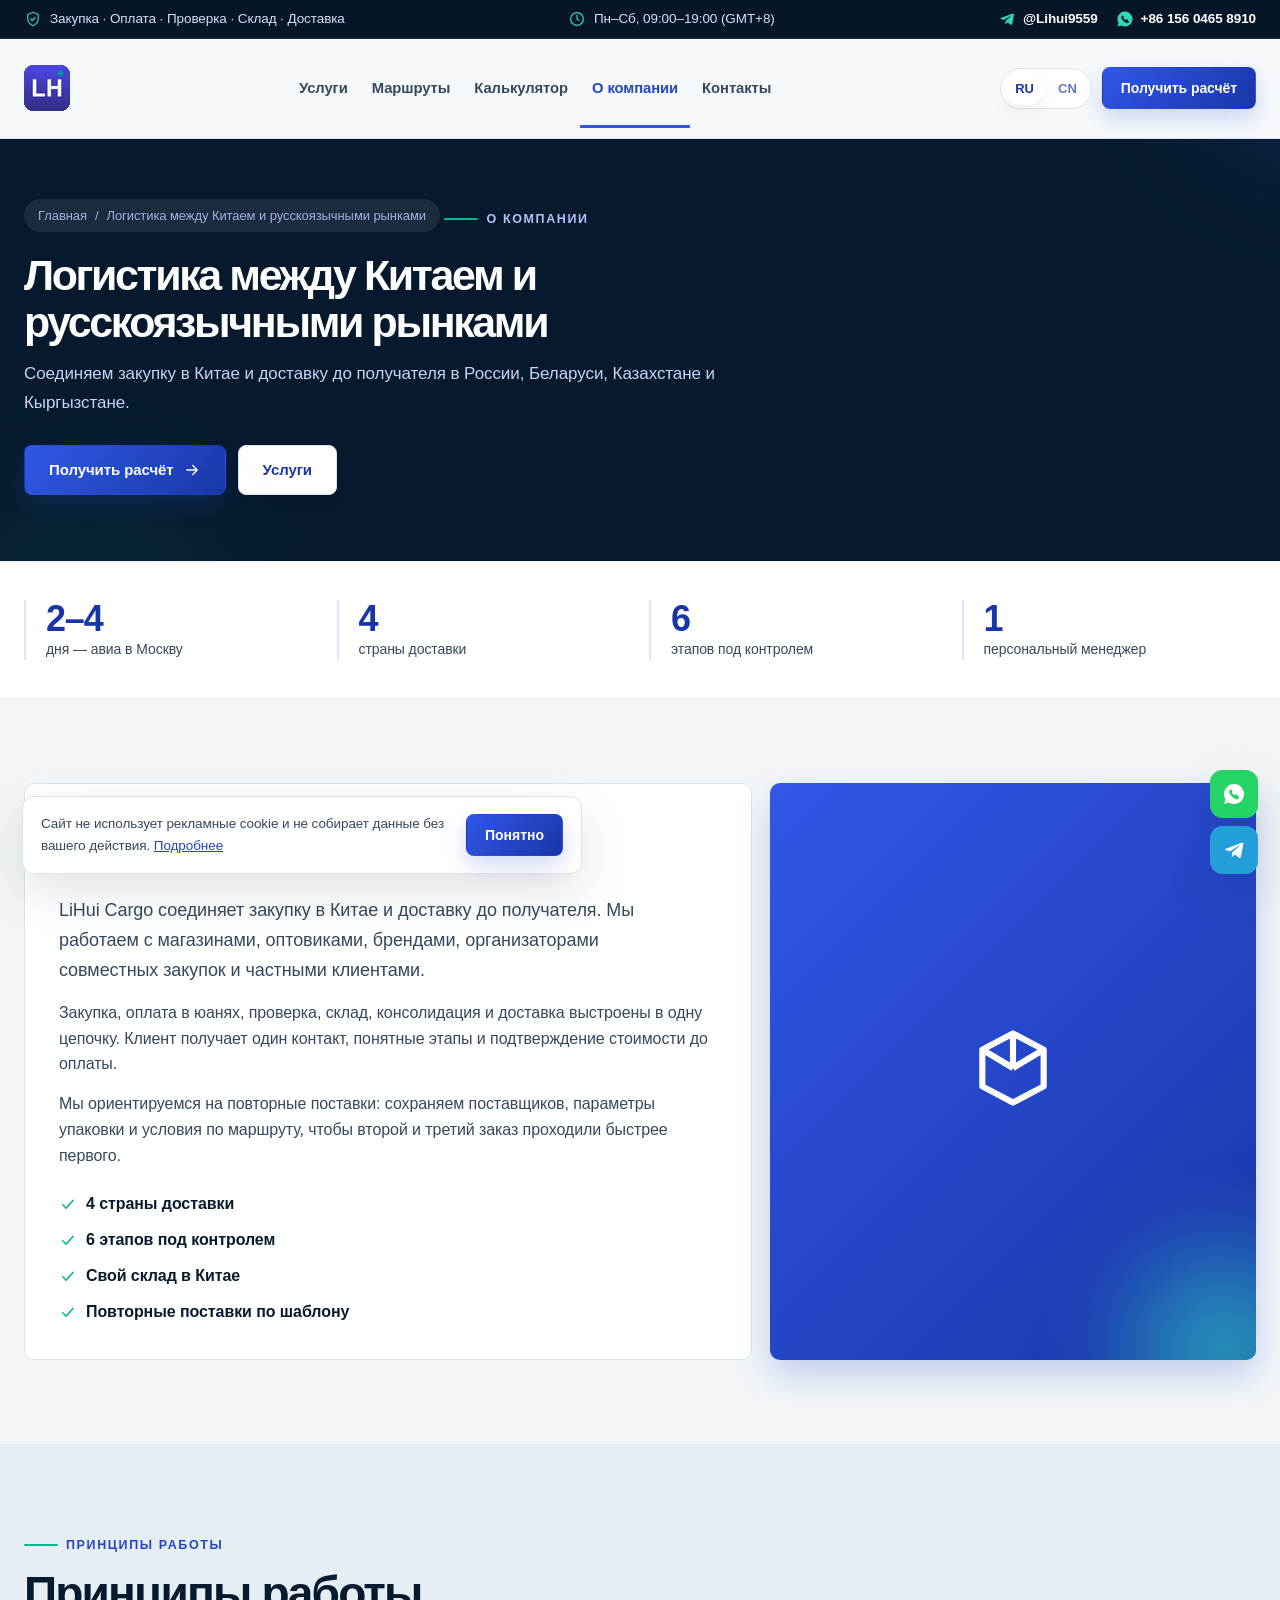
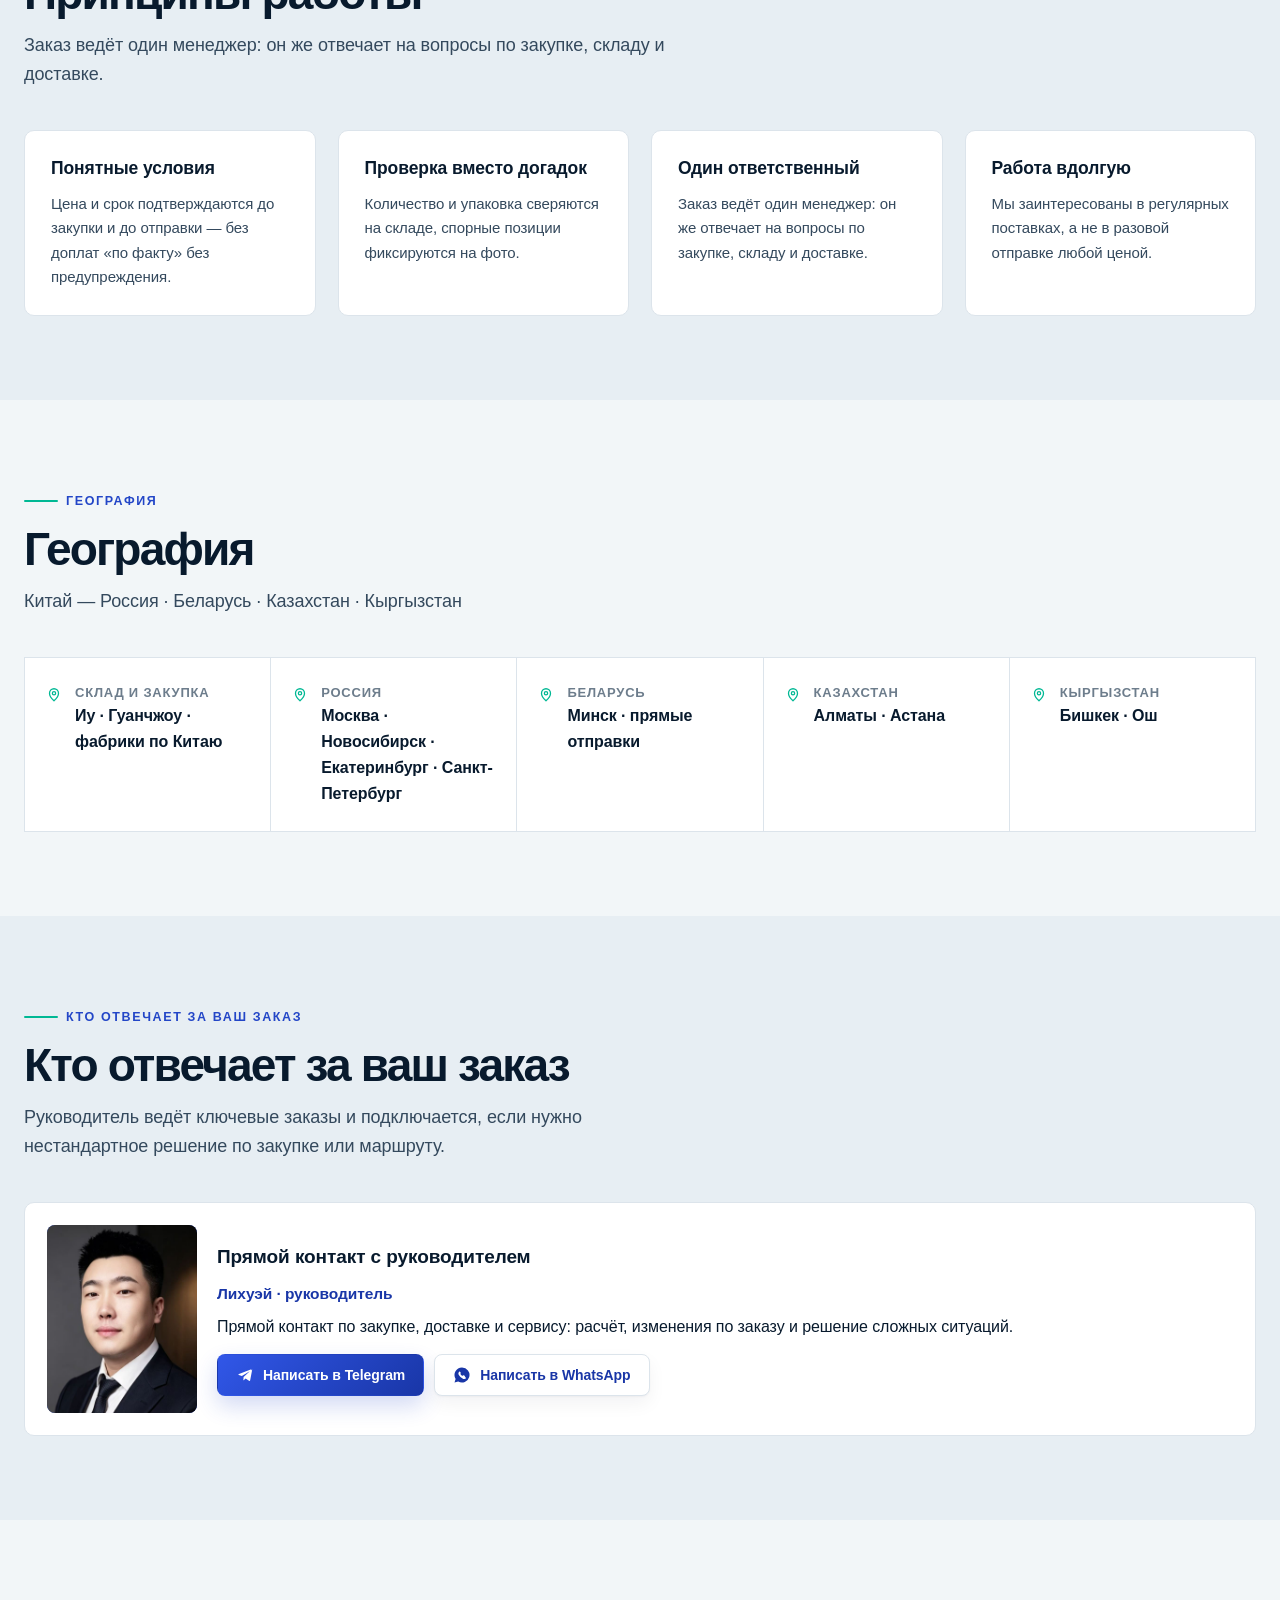
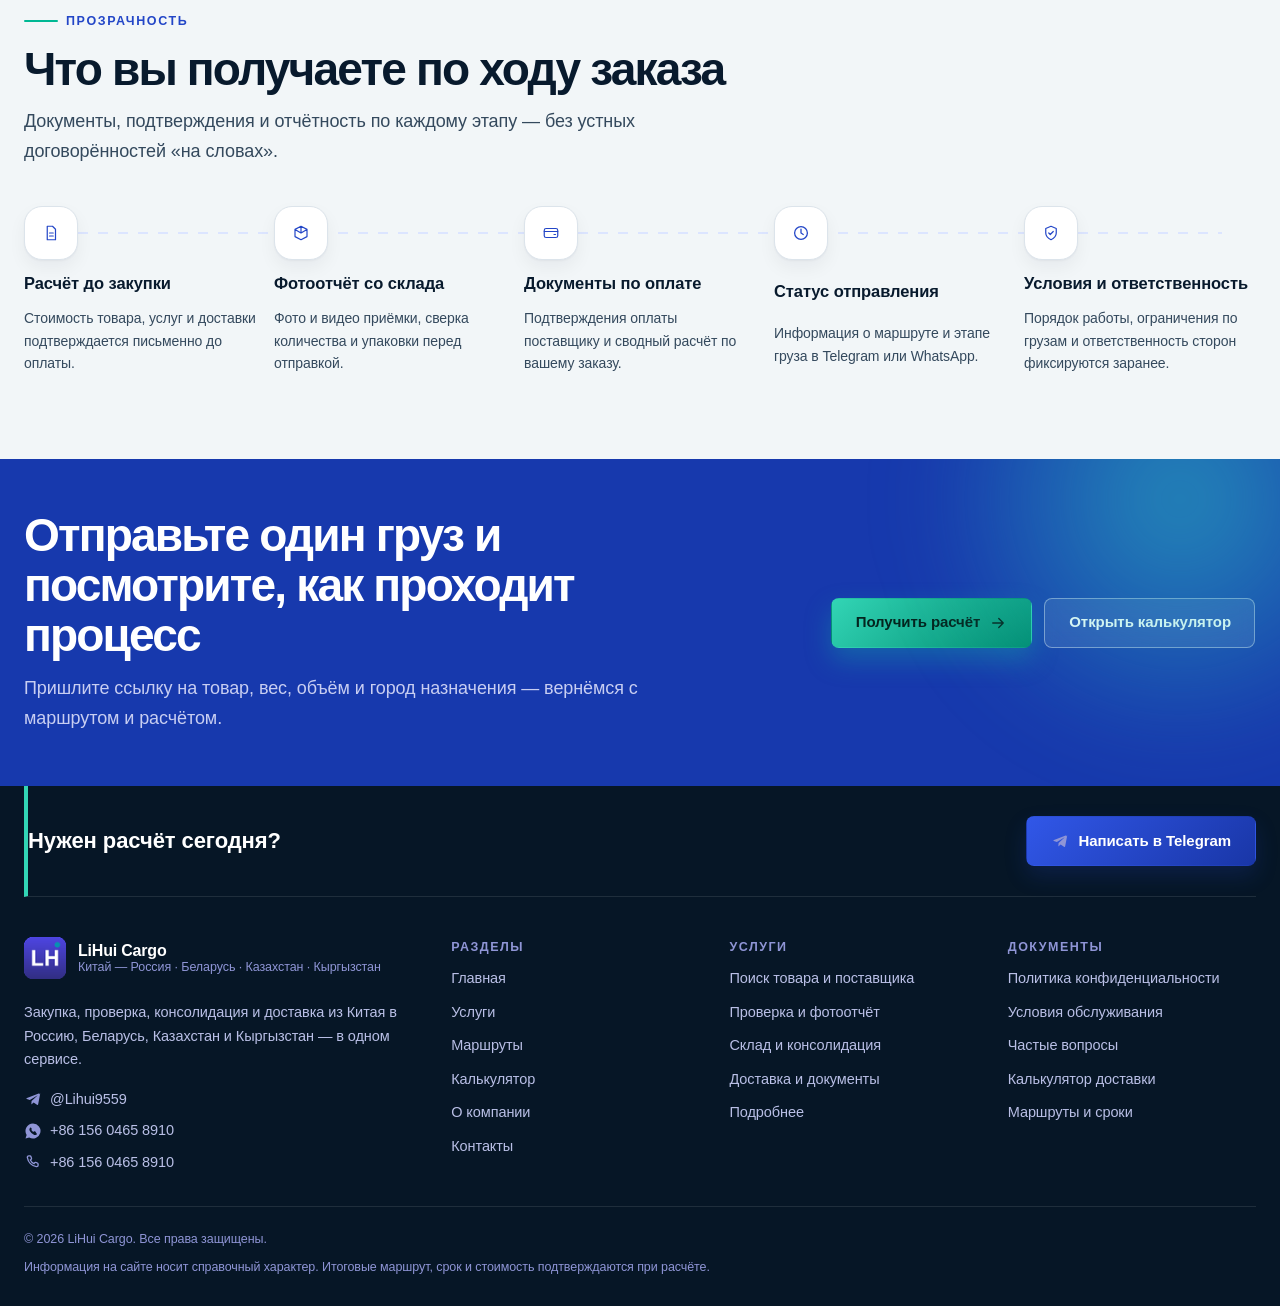
<file: about.html>
<!DOCTYPE html>
<html lang="ru" data-lang="ru">
<head>
<meta charset="utf-8">
<meta name="viewport" content="width=device-width, initial-scale=1">
<title data-i18n-doctitle="meta.about.title">О компании LiHui Cargo — логистика между Китаем и русскоязычными рынками</title>
<meta name="description" content="Закупка и доставка из Китая для магазинов, оптовиков, совместных закупок и частных клиентов. Один менеджер, прозрачные этапы, прямые маршруты в Россию, Беларусь, Казахстан и Кыргызстан." data-i18n-desc="meta.about.desc">
<meta name="theme-color" content="#071a2d">
<meta name="robots" content="index, follow">
<link rel="canonical" href="https://www.lihui-cargo.ru/about">
<link rel="icon" href="assets/brand/logo.png" type="image/png">
<link rel="apple-touch-icon" href="assets/brand/logo.png">
<link rel="manifest" href="site.webmanifest">
<meta property="og:type" content="website">
<meta property="og:site_name" content="LiHui Cargo">
<meta property="og:title" content="О компании LiHui Cargo — логистика между Китаем и русскоязычными рынками" data-i18n-ogtitle="meta.about.title">
<meta property="og:description" content="Закупка и доставка из Китая для магазинов, оптовиков, совместных закупок и частных клиентов. Один менеджер, прозрачные этапы, прямые маршруты в Россию, Беларусь, Казахстан и Кыргызстан." data-i18n-ogdesc="meta.about.desc">
<meta property="og:url" content="https://www.lihui-cargo.ru/about">
<meta property="og:image" content="https://www.lihui-cargo.ru/assets/img/hero.jpg">
<meta property="og:locale" content="ru_RU">
<meta name="twitter:card" content="summary_large_image">
<meta name="twitter:title" content="О компании LiHui Cargo — логистика между Китаем и русскоязычными рынками" data-i18n-twtitle="meta.about.title">
<meta name="twitter:description" content="Закупка и доставка из Китая для магазинов, оптовиков, совместных закупок и частных клиентов. Один менеджер, прозрачные этапы, прямые маршруты в Россию, Беларусь, Казахстан и Кыргызстан." data-i18n-twdesc="meta.about.desc">
<meta name="twitter:image" content="https://www.lihui-cargo.ru/assets/img/hero.jpg">
<meta name="format-detection" content="telephone=no">
<link rel="stylesheet" href="assets/css/styles.css?v=20260914-2">
<script type="application/ld+json">[{"@context":"https://schema.org","@type":["Organization","LocalBusiness"],"name":"LiHui Cargo","url":"https://www.lihui-cargo.ru/","description":"Закупка, оплата, проверка, консолидация и доставка грузов из Китая в Россию и страны СНГ.","areaServed":["RU","BY","KZ","KG","CN"],"knowsLanguage":["ru","zh"],"contactPoint":[{"@type":"ContactPoint","contactType":"customer service","telephone":"+8615604658910","availableLanguage":["ru","zh"]},{"@type":"ContactPoint","contactType":"sales","url":"https://t.me/Lihui9559","availableLanguage":["ru","zh"]}],"sameAs":["https://t.me/Lihui9559","https://wa.me/8615604658910"]},{"@context":"https://schema.org","@type":"BreadcrumbList","itemListElement":[{"@type":"ListItem","position":1,"name":"Главная","item":"https://www.lihui-cargo.ru/"},{"@type":"ListItem","position":2,"name":"О компании","item":"https://www.lihui-cargo.ru/about"}]}]</script>
<script defer src="assets/js/i18n.js?v=20260914-2"></script>
<script defer src="assets/js/site.js?v=20260914-2"></script>
</head>
<body data-page="about">
<a class="skip" href="#main" data-i18n="ui.skipLink">Перейти к содержанию</a>
<div class="topbar">
  <div class="container topbar__inner">
    <p class="topbar__note"><svg class="icon icon--sm" viewBox="0 0 24 24" aria-hidden="true"><path fill="none" stroke="currentColor" stroke-width="1.6" stroke-linejoin="round" d="M12 3l7 3v6c0 4-3 7-7 9-4-2-7-5-7-9V6l7-3Z"/><path fill="none" stroke="currentColor" stroke-width="1.6" stroke-linecap="round" stroke-linejoin="round" d="m9 12 2 2 4-4"/></svg><span data-i18n="top.note">Закупка · Оплата · Проверка · Склад · Доставка</span></p>
    <p class="topbar__hours"><svg class="icon icon--sm" viewBox="0 0 24 24" aria-hidden="true"><path fill="none" stroke="currentColor" stroke-width="1.7" stroke-linecap="round" d="M12 7v5l3 2"/><circle cx="12" cy="12" r="8.5" fill="none" stroke="currentColor" stroke-width="1.7"/></svg><span data-i18n="top.hours">Пн–Сб, 09:00–19:00 (GMT+8)</span></p>
    <p class="topbar__links">
      <a href="https://t.me/Lihui9559" target="_blank" rel="noopener"><svg class="icon icon--sm" viewBox="0 0 24 24" aria-hidden="true"><path fill="currentColor" d="M21.7 4.3 18.9 19c-.2 1-.8 1.3-1.6.8l-4.5-3.3-2.2 2.1c-.2.3-.5.4-.8.4l.3-4.4 7.6-6.9c.3-.3 0-.5-.5-.2l-9.4 5.9-4-1.3c-.9-.3-.9-.9.2-1.3l15.6-6c.7-.3 1.4.2 1.1 1.5Z"/></svg>@Lihui9559</a>
      <a href="https://wa.me/8615604658910" target="_blank" rel="noopener"><svg class="icon icon--sm" viewBox="0 0 24 24" aria-hidden="true"><path fill="currentColor" d="M12 2a10 10 0 0 0-8.5 15.2L2 22l4.9-1.4A10 10 0 1 0 12 2Zm5.3 14c-.2.6-1.3 1.2-1.8 1.3-.5.1-1.1.1-1.8-.1a11 11 0 0 1-5.9-5.2c-.5-1-.7-1.9-.5-2.7.1-.5.6-1.4 1.1-1.7.3-.2.7-.2 1 .1l.9 1.4c.1.2.1.3 0 .5l-.4.6c-.1.2-.2.3 0 .6.4.7 1.5 1.9 2.4 2.3.2.1.4.1.5 0l.7-.7c.2-.2.4-.2.6-.1l1.4.8c.2.1.3.4.2.7Z"/></svg>+86 156 0465 8910</a>
    </p>
  </div>
</div>
<header class="header" id="header">
  <div class="container">
    <div class="header__bar" id="headerBar">
      <a class="brand" href="index.html" aria-label="LiHui Cargo">
        <img class="brand__logo" src="assets/brand/logo.png" width="46" height="46" alt="" aria-hidden="true" decoding="async">
      </a>
      <nav class="nav" aria-label="Основная навигация" data-i18n-aria="nav.aria"><a href="services.html" data-i18n="nav.services">Услуги</a><a href="routes.html" data-i18n="nav.routes">Маршруты</a><a href="calculator.html" data-i18n="nav.calculator">Калькулятор</a><a href="about.html" class="is-active" aria-current="page" data-i18n="nav.about">О компании</a><a href="contacts.html" data-i18n="nav.contacts">Контакты</a></nav>
      <div class="header__side">
        <div class="lang" role="group" aria-label="Язык сайта" data-i18n-aria="ui.langLabel">
    <button type="button" data-lang="ru" aria-pressed="true">RU</button><button type="button" data-lang="zh" aria-pressed="false">CN</button>
  </div>
        <a class="btn btn--primary btn--sm header__cta" href="contacts.html#request">
          <span data-i18n="ui.requestQuote">Получить расчёт</span>
        </a>
        <button class="burger" id="burger" type="button" aria-expanded="false" aria-controls="drawer" aria-label="Меню" data-i18n-aria="ui.menu"><svg class="icon" viewBox="0 0 24 24" aria-hidden="true"><path fill="none" stroke="currentColor" stroke-width="1.8" stroke-linecap="round" d="M4 7h16M4 12h16M4 17h16"/></svg></button>
      </div>
    </div>
  </div>
  <nav class="drawer" id="drawer" aria-label="Основная навигация" data-i18n-aria="nav.aria" hidden>
    <div class="drawer__links"><a href="index.html" data-i18n="nav.home">Главная</a><a href="services.html" data-i18n="nav.services">Услуги</a><a href="routes.html" data-i18n="nav.routes">Маршруты</a><a href="calculator.html" data-i18n="nav.calculator">Калькулятор</a><a href="about.html" aria-current="page" data-i18n="nav.about">О компании</a><a href="contacts.html" data-i18n="nav.contacts">Контакты</a></div>
    <div class="drawer__foot">
      <div class="lang lang--drawer" role="group" aria-label="Язык сайта" data-i18n-aria="ui.langLabel">
    <button type="button" data-lang="ru" aria-pressed="true">RU</button><button type="button" data-lang="zh" aria-pressed="false">CN</button>
  </div>
      <a class="btn btn--primary" href="contacts.html#request"><span data-i18n="ui.requestQuote">Получить расчёт</span></a>
      <a class="btn btn--ghost" href="https://wa.me/8615604658910" target="_blank" rel="noopener"><svg class="icon icon--sm" viewBox="0 0 24 24" aria-hidden="true"><path fill="currentColor" d="M12 2a10 10 0 0 0-8.5 15.2L2 22l4.9-1.4A10 10 0 1 0 12 2Zm5.3 14c-.2.6-1.3 1.2-1.8 1.3-.5.1-1.1.1-1.8-.1a11 11 0 0 1-5.9-5.2c-.5-1-.7-1.9-.5-2.7.1-.5.6-1.4 1.1-1.7.3-.2.7-.2 1 .1l.9 1.4c.1.2.1.3 0 .5l-.4.6c-.1.2-.2.3 0 .6.4.7 1.5 1.9 2.4 2.3.2.1.4.1.5 0l.7-.7c.2-.2.4-.2.6-.1l1.4.8c.2.1.3.4.2.7Z"/></svg><span data-i18n="ui.writeWa">Написать в WhatsApp</span></a>
    </div>
  </nav>
</header>
<button class="progress" id="progress" type="button" aria-label="Наверх" data-i18n-aria="ui.top"><span></span></button>
<main id="main">
<section class="pagehead">
  <div class="container">
    <nav class="crumbs" aria-label="Breadcrumb">
      <a href="index.html" data-i18n="ui.breadcrumbHome">Главная</a>
      <span aria-hidden="true">/</span>
      <span data-i18n="page.about.title">Логистика между Китаем и русскоязычными рынками</span>
    </nav>
    <p class="eyebrow" data-i18n="page.about.eyebrow">О компании</p>
    <h1 class="h1" data-i18n="page.about.title">Логистика между Китаем и русскоязычными рынками</h1>
    <p class="lead" data-i18n="page.about.lead">Соединяем закупку в Китае и доставку до получателя в России, Беларуси, Казахстане и Кыргызстане.</p>
    <div class="pagehead__actions">
        <a class="btn btn--primary" href="contacts.html#request"><span data-i18n="ui.requestQuote">Получить расчёт</span><svg class="icon icon--sm" viewBox="0 0 24 24" aria-hidden="true"><path fill="none" stroke="currentColor" stroke-width="1.8" stroke-linecap="round" stroke-linejoin="round" d="M5 12h14m-6-6 6 6-6 6"/></svg></a>
        <a class="btn btn--ghost" href="services.html"><span data-i18n="nav.services">Услуги</span></a>
      </div>
  </div>
</section>
<section class="stats">
  <div class="container stats__grid">
    <div class="stats__item">
      <p class="stats__value" data-i18n="stat.air.value">2–4</p>
      <p class="stats__label" data-i18n="stat.air.label">дня — авиа в Москву</p>
    </div><div class="stats__item">
      <p class="stats__value" data-i18n="stat.countries.value">4</p>
      <p class="stats__label" data-i18n="stat.countries.label">страны доставки</p>
    </div><div class="stats__item">
      <p class="stats__value" data-i18n="stat.steps.value">6</p>
      <p class="stats__label" data-i18n="stat.steps.label">этапов под контролем</p>
    </div><div class="stats__item">
      <p class="stats__value" data-i18n="stat.manager.value">1</p>
      <p class="stats__label" data-i18n="stat.manager.label">персональный менеджер</p>
    </div>
  </div>
</section>
<section class="section" id="story">
      <div class="container about">
        <div class="about__text">
          <h2 class="h2" data-i18n="about.storyTitle">Как мы работаем</h2>
          <p class="lead" data-i18n="about.p1">LiHui Cargo соединяет закупку в Китае и доставку до получателя. Мы работаем с магазинами, оптовиками, брендами, организаторами совместных закупок и частными клиентами.</p>
          <p data-i18n="about.p2">Закупка, оплата в юанях, проверка, склад, консолидация и доставка выстроены в одну цепочку. Клиент получает один контакт, понятные этапы и подтверждение стоимости до оплаты.</p>
          <p data-i18n="about.p3">Мы ориентируемся на повторные поставки: сохраняем поставщиков, параметры упаковки и условия по маршруту, чтобы второй и третий заказ проходили быстрее первого.</p>
          <ul class="about__facts"><li><svg class="icon icon--tick" viewBox="0 0 24 24" aria-hidden="true"><path fill="none" stroke="currentColor" stroke-width="2" stroke-linecap="round" stroke-linejoin="round" d="m5 13 4.5 4.5L19 7"/></svg><span data-i18n="about.fact1">4 страны доставки</span></li><li><svg class="icon icon--tick" viewBox="0 0 24 24" aria-hidden="true"><path fill="none" stroke="currentColor" stroke-width="2" stroke-linecap="round" stroke-linejoin="round" d="m5 13 4.5 4.5L19 7"/></svg><span data-i18n="about.fact2">6 этапов под контролем</span></li><li><svg class="icon icon--tick" viewBox="0 0 24 24" aria-hidden="true"><path fill="none" stroke="currentColor" stroke-width="2" stroke-linecap="round" stroke-linejoin="round" d="m5 13 4.5 4.5L19 7"/></svg><span data-i18n="about.fact3">Свой склад в Китае</span></li><li><svg class="icon icon--tick" viewBox="0 0 24 24" aria-hidden="true"><path fill="none" stroke="currentColor" stroke-width="2" stroke-linecap="round" stroke-linejoin="round" d="m5 13 4.5 4.5L19 7"/></svg><span data-i18n="about.fact4">Повторные поставки по шаблону</span></li></ul>
        </div>
        <div class="about__art" aria-hidden="true"><span><svg class="icon" viewBox="0 0 24 24" aria-hidden="true"><path fill="none" stroke="currentColor" stroke-width="1.6" stroke-linejoin="round" d="m12 3 8 4.2v9.6L12 21l-8-4.2V7.2L12 3Zm0 0v9m8-4.8-8 4.8m-8-4.8 8 4.8"/></svg></span></div>
      </div>
    </section>
<section class="section section--alt" id="principles">
      <div class="container">
        <div class="section__head">
<p class="eyebrow" data-i18n="about.principlesTitle">Принципы работы</p>
<h2 class="h2" data-i18n="about.principlesTitle">Принципы работы</h2>
<p class="lead" data-i18n="about.pr3.desc">Заказ ведёт один менеджер: он же отвечает на вопросы по закупке, складу и доставке.</p>
</div>
        <div class="grid grid--4"><article class="card card--plain reveal"><h3 data-i18n="about.pr1.title">Понятные условия</h3><p data-i18n="about.pr1.desc">Цена и срок подтверждаются до закупки и до отправки — без доплат «по факту» без предупреждения.</p></article><article class="card card--plain reveal"><h3 data-i18n="about.pr2.title">Проверка вместо догадок</h3><p data-i18n="about.pr2.desc">Количество и упаковка сверяются на складе, спорные позиции фиксируются на фото.</p></article><article class="card card--plain reveal"><h3 data-i18n="about.pr3.title">Один ответственный</h3><p data-i18n="about.pr3.desc">Заказ ведёт один менеджер: он же отвечает на вопросы по закупке, складу и доставке.</p></article><article class="card card--plain reveal"><h3 data-i18n="about.pr4.title">Работа вдолгую</h3><p data-i18n="about.pr4.desc">Мы заинтересованы в регулярных поставках, а не в разовой отправке любой ценой.</p></article></div>
      </div>
    </section>
<section class="section" id="geography">
      <div class="container">
        <div class="section__head">
<p class="eyebrow" data-i18n="about.geoTitle">География</p>
<h2 class="h2" data-i18n="about.geoTitle">География</h2>
<p class="lead" data-i18n="footer.builtFor">Китай — Россия · Беларусь · Казахстан · Кыргызстан</p>
</div>
        <ul class="geo"><li class="geo__item reveal"><span><svg class="icon icon--sm" viewBox="0 0 24 24" aria-hidden="true"><path fill="none" stroke="currentColor" stroke-width="1.7" stroke-linejoin="round" d="M12 21s6-5.2 6-10a6 6 0 1 0-12 0c0 4.8 6 10 6 10Z"/><circle cx="12" cy="11" r="2.2" fill="none" stroke="currentColor" stroke-width="1.7"/></svg></span><div><strong data-i18n="about.geoChina">Склад и закупка</strong><p data-i18n="about.geoChinaValue">Иу · Гуанчжоу · фабрики по Китаю</p></div></li><li class="geo__item reveal"><span><svg class="icon icon--sm" viewBox="0 0 24 24" aria-hidden="true"><path fill="none" stroke="currentColor" stroke-width="1.7" stroke-linejoin="round" d="M12 21s6-5.2 6-10a6 6 0 1 0-12 0c0 4.8 6 10 6 10Z"/><circle cx="12" cy="11" r="2.2" fill="none" stroke="currentColor" stroke-width="1.7"/></svg></span><div><strong data-i18n="about.geoRu">Россия</strong><p data-i18n="about.geoRuValue">Москва · Новосибирск · Екатеринбург · Санкт-Петербург</p></div></li><li class="geo__item reveal"><span><svg class="icon icon--sm" viewBox="0 0 24 24" aria-hidden="true"><path fill="none" stroke="currentColor" stroke-width="1.7" stroke-linejoin="round" d="M12 21s6-5.2 6-10a6 6 0 1 0-12 0c0 4.8 6 10 6 10Z"/><circle cx="12" cy="11" r="2.2" fill="none" stroke="currentColor" stroke-width="1.7"/></svg></span><div><strong data-i18n="about.geoBy">Беларусь</strong><p data-i18n="about.geoByValue">Минск · прямые отправки</p></div></li><li class="geo__item reveal"><span><svg class="icon icon--sm" viewBox="0 0 24 24" aria-hidden="true"><path fill="none" stroke="currentColor" stroke-width="1.7" stroke-linejoin="round" d="M12 21s6-5.2 6-10a6 6 0 1 0-12 0c0 4.8 6 10 6 10Z"/><circle cx="12" cy="11" r="2.2" fill="none" stroke="currentColor" stroke-width="1.7"/></svg></span><div><strong data-i18n="about.geoKz">Казахстан</strong><p data-i18n="about.geoKzValue">Алматы · Астана</p></div></li><li class="geo__item reveal"><span><svg class="icon icon--sm" viewBox="0 0 24 24" aria-hidden="true"><path fill="none" stroke="currentColor" stroke-width="1.7" stroke-linejoin="round" d="M12 21s6-5.2 6-10a6 6 0 1 0-12 0c0 4.8 6 10 6 10Z"/><circle cx="12" cy="11" r="2.2" fill="none" stroke="currentColor" stroke-width="1.7"/></svg></span><div><strong data-i18n="about.geoKg">Кыргызстан</strong><p data-i18n="about.geoKgValue">Бишкек · Ош</p></div></li></ul>
      </div>
    </section>
<section class="section section--alt" id="team">
      <div class="container">
        <div class="section__head">
<p class="eyebrow" data-i18n="about.ceoTitle">Кто отвечает за ваш заказ</p>
<h2 class="h2" data-i18n="about.ceoTitle">Кто отвечает за ваш заказ</h2>
<p class="lead" data-i18n="about.ceoNote">Руководитель ведёт ключевые заказы и подключается, если нужно нестандартное решение по закупке или маршруту.</p>
</div>
        <div class="ceo">
  <figure class="ceo__photo">
    <img src="assets/img/ceo.jpg" alt="Лихуэй · руководитель" loading="lazy" decoding="async">
  </figure>
  <div class="ceo__text">
    <p class="h3" data-i18n="contact.directTitle">Прямой контакт с руководителем</p>
    <p class="ceo__name" data-i18n="contact.ceoName">Лихуэй · руководитель</p>
    <p data-i18n="contact.ceoDesc">Прямой контакт по закупке, доставке и сервису: расчёт, изменения по заказу и решение сложных ситуаций.</p>
    <div class="ceo__actions">
      <a class="btn btn--primary btn--sm" href="https://t.me/Lihui9559" target="_blank" rel="noopener"><svg class="icon icon--sm" viewBox="0 0 24 24" aria-hidden="true"><path fill="currentColor" d="M21.7 4.3 18.9 19c-.2 1-.8 1.3-1.6.8l-4.5-3.3-2.2 2.1c-.2.3-.5.4-.8.4l.3-4.4 7.6-6.9c.3-.3 0-.5-.5-.2l-9.4 5.9-4-1.3c-.9-.3-.9-.9.2-1.3l15.6-6c.7-.3 1.4.2 1.1 1.5Z"/></svg><span data-i18n="ui.writeTg">Написать в Telegram</span></a>
      <a class="btn btn--ghost btn--sm" href="https://wa.me/8615604658910" target="_blank" rel="noopener"><svg class="icon icon--sm" viewBox="0 0 24 24" aria-hidden="true"><path fill="currentColor" d="M12 2a10 10 0 0 0-8.5 15.2L2 22l4.9-1.4A10 10 0 1 0 12 2Zm5.3 14c-.2.6-1.3 1.2-1.8 1.3-.5.1-1.1.1-1.8-.1a11 11 0 0 1-5.9-5.2c-.5-1-.7-1.9-.5-2.7.1-.5.6-1.4 1.1-1.7.3-.2.7-.2 1 .1l.9 1.4c.1.2.1.3 0 .5l-.4.6c-.1.2-.2.3 0 .6.4.7 1.5 1.9 2.4 2.3.2.1.4.1.5 0l.7-.7c.2-.2.4-.2.6-.1l1.4.8c.2.1.3.4.2.7Z"/></svg><span data-i18n="ui.writeWa">Написать в WhatsApp</span></a>
    </div>
  </div>
</div>
      </div>
    </section>
<section class="section" id="documents">
  <div class="container">
    <div class="section__head">
<p class="eyebrow" data-i18n="docs.eyebrow">Прозрачность</p>
<h2 class="h2" data-i18n="docs.title">Что вы получаете по ходу заказа</h2>
<p class="lead" data-i18n="docs.lead">Документы, подтверждения и отчётность по каждому этапу — без устных договорённостей «на словах».</p>
</div>
    <ul class="rail"><li class="rail__item reveal">
      <span class="rail__dot"><svg class="icon icon--sm" viewBox="0 0 24 24" aria-hidden="true"><path fill="none" stroke="currentColor" stroke-width="1.6" stroke-linejoin="round" d="M7 3h7l4 4v14H7V3Z"/><path fill="none" stroke="currentColor" stroke-width="1.6" stroke-linecap="round" d="M10 12h5m-5 4h5"/></svg></span>
      <h3 data-i18n="doc.1.title">Расчёт до закупки</h3>
      <p data-i18n="doc.1.desc">Стоимость товара, услуг и доставки подтверждается письменно до оплаты.</p>
    </li><li class="rail__item reveal">
      <span class="rail__dot"><svg class="icon icon--sm" viewBox="0 0 24 24" aria-hidden="true"><path fill="none" stroke="currentColor" stroke-width="1.6" stroke-linejoin="round" d="m12 3 8 4.2v9.6L12 21l-8-4.2V7.2L12 3Zm0 0v9m8-4.8-8 4.8m-8-4.8 8 4.8"/></svg></span>
      <h3 data-i18n="doc.2.title">Фотоотчёт со склада</h3>
      <p data-i18n="doc.2.desc">Фото и видео приёмки, сверка количества и упаковки перед отправкой.</p>
    </li><li class="rail__item reveal">
      <span class="rail__dot"><svg class="icon icon--sm" viewBox="0 0 24 24" aria-hidden="true"><rect x="3" y="6" width="18" height="12" rx="2.5" fill="none" stroke="currentColor" stroke-width="1.6"/><path fill="none" stroke="currentColor" stroke-width="1.6" stroke-linecap="round" d="M3 10h18M16 14h2"/></svg></span>
      <h3 data-i18n="doc.3.title">Документы по оплате</h3>
      <p data-i18n="doc.3.desc">Подтверждения оплаты поставщику и сводный расчёт по вашему заказу.</p>
    </li><li class="rail__item reveal">
      <span class="rail__dot"><svg class="icon icon--sm" viewBox="0 0 24 24" aria-hidden="true"><path fill="none" stroke="currentColor" stroke-width="1.7" stroke-linecap="round" d="M12 7v5l3 2"/><circle cx="12" cy="12" r="8.5" fill="none" stroke="currentColor" stroke-width="1.7"/></svg></span>
      <h3 data-i18n="doc.4.title">Статус отправления</h3>
      <p data-i18n="doc.4.desc">Информация о маршруте и этапе груза в Telegram или WhatsApp.</p>
    </li><li class="rail__item reveal">
      <span class="rail__dot"><svg class="icon icon--sm" viewBox="0 0 24 24" aria-hidden="true"><path fill="none" stroke="currentColor" stroke-width="1.6" stroke-linejoin="round" d="M12 3l7 3v6c0 4-3 7-7 9-4-2-7-5-7-9V6l7-3Z"/><path fill="none" stroke="currentColor" stroke-width="1.6" stroke-linecap="round" stroke-linejoin="round" d="m9 12 2 2 4-4"/></svg></span>
      <h3 data-i18n="doc.5.title">Условия и ответственность</h3>
      <p data-i18n="doc.5.desc">Порядок работы, ограничения по грузам и ответственность сторон фиксируются заранее.</p>
    </li></ul>
  </div>
</section>
<section class="band">
  <div class="container band__inner">
    <div>
      <h2 class="h2 h2--light" data-i18n="cta.title">Отправьте один груз и посмотрите, как проходит процесс</h2>
      <p class="lead lead--light" data-i18n="cta.desc">Пришлите ссылку на товар, вес, объём и город назначения — вернёмся с маршрутом и расчётом.</p>
    </div>
    <div class="band__actions">
      <a class="btn btn--accent" href="contacts.html#request"><span data-i18n="cta.btn1">Получить расчёт</span><svg class="icon icon--sm" viewBox="0 0 24 24" aria-hidden="true"><path fill="none" stroke="currentColor" stroke-width="1.8" stroke-linecap="round" stroke-linejoin="round" d="M5 12h14m-6-6 6 6-6 6"/></svg></a>
      <a class="btn btn--ghost btn--ghost-light" href="calculator.html"><span data-i18n="cta.btn2">Открыть калькулятор</span></a>
    </div>
  </div>
</section>
</main>
<footer class="footer">
  <div class="container footer__cta">
    <p data-i18n="footer.ctaTitle">Нужен расчёт сегодня?</p>
    <a class="btn btn--primary" href="https://t.me/Lihui9559" target="_blank" rel="noopener"><svg class="icon icon--sm" viewBox="0 0 24 24" aria-hidden="true"><path fill="currentColor" d="M21.7 4.3 18.9 19c-.2 1-.8 1.3-1.6.8l-4.5-3.3-2.2 2.1c-.2.3-.5.4-.8.4l.3-4.4 7.6-6.9c.3-.3 0-.5-.5-.2l-9.4 5.9-4-1.3c-.9-.3-.9-.9.2-1.3l15.6-6c.7-.3 1.4.2 1.1 1.5Z"/></svg><span data-i18n="footer.ctaBtn">Написать в Telegram</span></a>
  </div>
  <div class="container footer__grid">
    <div class="footer__col footer__col--brand">
      <a class="brand brand--footer" href="index.html">
        <img class="brand__logo brand__logo--footer" src="assets/brand/logo.png" width="46" height="46" alt="" aria-hidden="true" decoding="async">
        <span class="brand__text"><strong data-i18n="brand.name">LiHui Cargo</strong><small data-i18n="footer.builtFor">Китай — Россия · Беларусь · Казахстан · Кыргызстан</small></span>
      </a>
      <p data-i18n="footer.desc">Закупка, проверка, консолидация и доставка из Китая в Россию, Беларусь, Казахстан и Кыргызстан — в одном сервисе.</p>
      <div class="footer__contacts">
        <a href="https://t.me/Lihui9559" target="_blank" rel="noopener"><svg class="icon icon--sm" viewBox="0 0 24 24" aria-hidden="true"><path fill="currentColor" d="M21.7 4.3 18.9 19c-.2 1-.8 1.3-1.6.8l-4.5-3.3-2.2 2.1c-.2.3-.5.4-.8.4l.3-4.4 7.6-6.9c.3-.3 0-.5-.5-.2l-9.4 5.9-4-1.3c-.9-.3-.9-.9.2-1.3l15.6-6c.7-.3 1.4.2 1.1 1.5Z"/></svg>@Lihui9559</a>
        <a href="https://wa.me/8615604658910" target="_blank" rel="noopener"><svg class="icon icon--sm" viewBox="0 0 24 24" aria-hidden="true"><path fill="currentColor" d="M12 2a10 10 0 0 0-8.5 15.2L2 22l4.9-1.4A10 10 0 1 0 12 2Zm5.3 14c-.2.6-1.3 1.2-1.8 1.3-.5.1-1.1.1-1.8-.1a11 11 0 0 1-5.9-5.2c-.5-1-.7-1.9-.5-2.7.1-.5.6-1.4 1.1-1.7.3-.2.7-.2 1 .1l.9 1.4c.1.2.1.3 0 .5l-.4.6c-.1.2-.2.3 0 .6.4.7 1.5 1.9 2.4 2.3.2.1.4.1.5 0l.7-.7c.2-.2.4-.2.6-.1l1.4.8c.2.1.3.4.2.7Z"/></svg>+86 156 0465 8910</a>
        <a href="tel:+8615604658910"><svg class="icon icon--sm" viewBox="0 0 24 24" aria-hidden="true"><path fill="none" stroke="currentColor" stroke-width="1.8" stroke-linecap="round" d="M4.5 5.6c0-1 .8-1.8 1.8-1.8h1.4c.8 0 1.5.5 1.7 1.3l.6 2c.1.6-.1 1.2-.6 1.5l-1 .7a11 11 0 0 0 4.9 4.9l.7-1c.4-.5 1-.7 1.5-.6l2 .6c.8.2 1.3.9 1.3 1.7v1.4c0 1-.8 1.8-1.8 1.8h-.6A14.4 14.4 0 0 1 4.5 6.2v-.6Z"/></svg>+86 156 0465 8910</a>
      </div>
    </div>
    <div class="footer__col"><h3 data-i18n="footer.navTitle">Разделы</h3><a href="index.html" data-i18n="nav.home">Главная</a><a href="services.html" data-i18n="nav.services">Услуги</a><a href="routes.html" data-i18n="nav.routes">Маршруты</a><a href="calculator.html" data-i18n="nav.calculator">Калькулятор</a><a href="about.html" data-i18n="nav.about">О компании</a><a href="contacts.html" data-i18n="nav.contacts">Контакты</a></div>
    <div class="footer__col"><h3 data-i18n="footer.svcTitle">Услуги</h3><a href="services.html#s1" data-i18n="s1.title">Поиск товара и поставщика</a><a href="services.html#s3" data-i18n="s3.title">Проверка и фотоотчёт</a><a href="services.html#s4" data-i18n="s4.title">Склад и консолидация</a><a href="services.html#s5" data-i18n="s5.title">Доставка и документы</a><a href="services.html" data-i18n="ui.moreDetails">Подробнее</a></div>
    <div class="footer__col"><h3 data-i18n="footer.legalTitle">Документы</h3>
      <a href="privacy.html" data-i18n="footer.privacy">Политика конфиденциальности</a>
      <a href="terms.html" data-i18n="footer.terms">Условия обслуживания</a>
      <a href="faq.html" data-i18n="footer.faq">Частые вопросы</a>
      <a href="calculator.html" data-i18n="footer.calc">Калькулятор доставки</a>
      <a href="routes.html" data-i18n="footer.routes">Маршруты и сроки</a>
    </div>
  </div>
  <div class="container footer__bottom">
    <p data-i18n="footer.rights">© 2026 LiHui Cargo. Все права защищены.</p>
    <p data-i18n="footer.note">Информация на сайте носит справочный характер. Итоговые маршрут, срок и стоимость подтверждаются при расчёте.</p>
  </div>
</footer>
<div class="cookie" id="cookie" hidden>
  <p><span data-i18n="cookie.text">Сайт не использует рекламные cookie и не собирает данные без вашего действия.</span> <a href="privacy.html" data-i18n="cookie.more">Подробнее</a></p>
  <button class="btn btn--sm btn--primary" type="button" id="cookieOk" data-i18n="cookie.ok">Понятно</button>
</div>
<div class="float">
  <a class="float__btn float__btn--wa" href="https://wa.me/8615604658910" target="_blank" rel="noopener" aria-label="Написать в WhatsApp" data-i18n-aria="ui.writeWa" title="Написать в WhatsApp" data-i18n-title="ui.writeWa"><svg class="icon" viewBox="0 0 24 24" aria-hidden="true"><path fill="currentColor" d="M12 2a10 10 0 0 0-8.5 15.2L2 22l4.9-1.4A10 10 0 1 0 12 2Zm5.3 14c-.2.6-1.3 1.2-1.8 1.3-.5.1-1.1.1-1.8-.1a11 11 0 0 1-5.9-5.2c-.5-1-.7-1.9-.5-2.7.1-.5.6-1.4 1.1-1.7.3-.2.7-.2 1 .1l.9 1.4c.1.2.1.3 0 .5l-.4.6c-.1.2-.2.3 0 .6.4.7 1.5 1.9 2.4 2.3.2.1.4.1.5 0l.7-.7c.2-.2.4-.2.6-.1l1.4.8c.2.1.3.4.2.7Z"/></svg></a>
  <a class="float__btn float__btn--tg" href="https://t.me/Lihui9559" target="_blank" rel="noopener" aria-label="Написать в Telegram" data-i18n-aria="ui.writeTg" title="Написать в Telegram" data-i18n-title="ui.writeTg"><svg class="icon" viewBox="0 0 24 24" aria-hidden="true"><path fill="currentColor" d="M21.7 4.3 18.9 19c-.2 1-.8 1.3-1.6.8l-4.5-3.3-2.2 2.1c-.2.3-.5.4-.8.4l.3-4.4 7.6-6.9c.3-.3 0-.5-.5-.2l-9.4 5.9-4-1.3c-.9-.3-.9-.9.2-1.3l15.6-6c.7-.3 1.4.2 1.1 1.5Z"/></svg></a>
</div>
<div class="mobilebar">
  <a href="tel:+8615604658910" aria-label="Позвонить" data-i18n-aria="ui.call"><svg class="icon icon--sm" viewBox="0 0 24 24" aria-hidden="true"><path fill="none" stroke="currentColor" stroke-width="1.8" stroke-linecap="round" d="M4.5 5.6c0-1 .8-1.8 1.8-1.8h1.4c.8 0 1.5.5 1.7 1.3l.6 2c.1.6-.1 1.2-.6 1.5l-1 .7a11 11 0 0 0 4.9 4.9l.7-1c.4-.5 1-.7 1.5-.6l2 .6c.8.2 1.3.9 1.3 1.7v1.4c0 1-.8 1.8-1.8 1.8h-.6A14.4 14.4 0 0 1 4.5 6.2v-.6Z"/></svg><span data-i18n="ui.call">Позвонить</span></a>
  <a href="https://wa.me/8615604658910" target="_blank" rel="noopener"><svg class="icon icon--sm" viewBox="0 0 24 24" aria-hidden="true"><path fill="currentColor" d="M12 2a10 10 0 0 0-8.5 15.2L2 22l4.9-1.4A10 10 0 1 0 12 2Zm5.3 14c-.2.6-1.3 1.2-1.8 1.3-.5.1-1.1.1-1.8-.1a11 11 0 0 1-5.9-5.2c-.5-1-.7-1.9-.5-2.7.1-.5.6-1.4 1.1-1.7.3-.2.7-.2 1 .1l.9 1.4c.1.2.1.3 0 .5l-.4.6c-.1.2-.2.3 0 .6.4.7 1.5 1.9 2.4 2.3.2.1.4.1.5 0l.7-.7c.2-.2.4-.2.6-.1l1.4.8c.2.1.3.4.2.7Z"/></svg><span data-i18n="ui.whatsapp">WhatsApp</span></a>
  <a href="https://t.me/Lihui9559" target="_blank" rel="noopener"><svg class="icon icon--sm" viewBox="0 0 24 24" aria-hidden="true"><path fill="currentColor" d="M21.7 4.3 18.9 19c-.2 1-.8 1.3-1.6.8l-4.5-3.3-2.2 2.1c-.2.3-.5.4-.8.4l.3-4.4 7.6-6.9c.3-.3 0-.5-.5-.2l-9.4 5.9-4-1.3c-.9-.3-.9-.9.2-1.3l15.6-6c.7-.3 1.4.2 1.1 1.5Z"/></svg><span data-i18n="ui.telegram">Telegram</span></a>
  <a href="calculator.html"><svg class="icon icon--sm" viewBox="0 0 24 24" aria-hidden="true"><rect x="5" y="3" width="14" height="18" rx="2" fill="none" stroke="currentColor" stroke-width="1.6"/><path fill="none" stroke="currentColor" stroke-width="1.6" stroke-linecap="round" d="M8.5 7.5h7M8.5 12h2m3 0h2m-7 4h2m3 0h2"/></svg><span data-i18n="nav.calculator">Калькулятор</span></a>
</div>
<div class="toast" id="toast" role="status" aria-live="polite"></div>
</body>
</html>
</file>
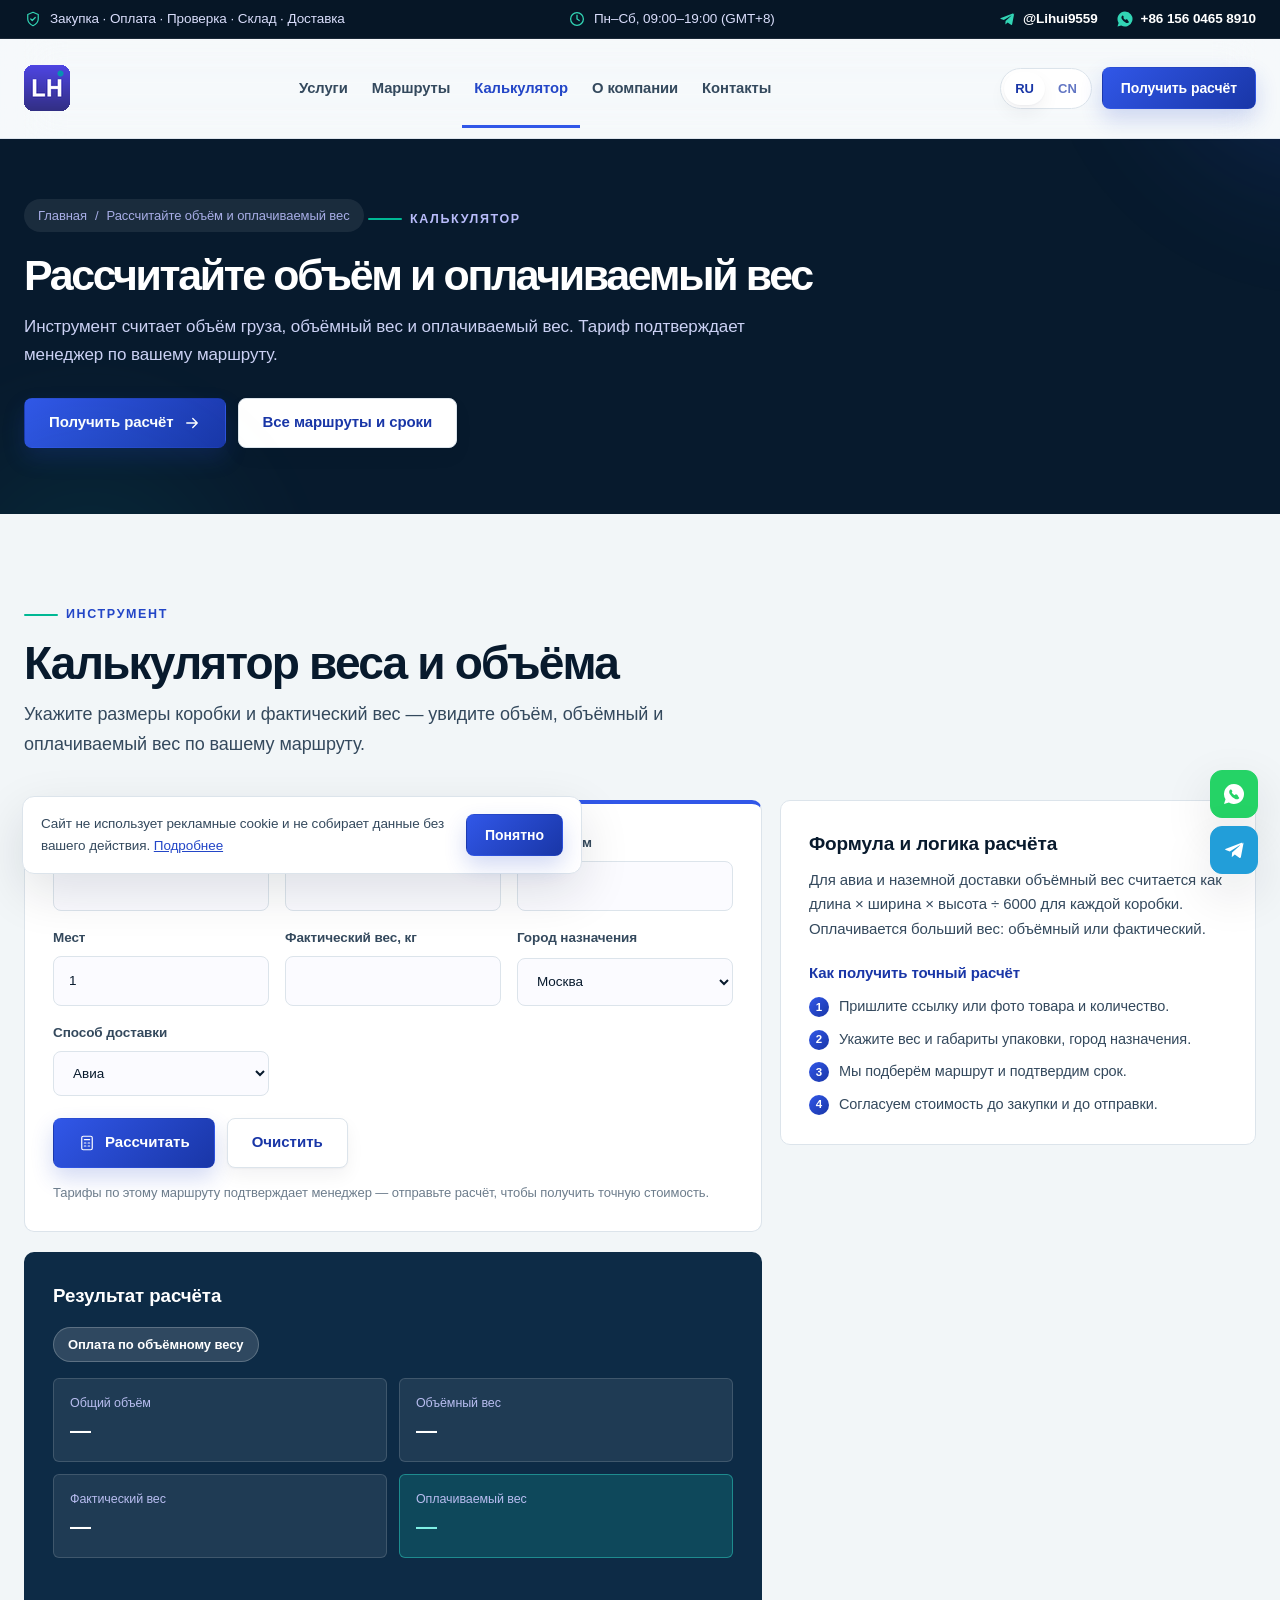
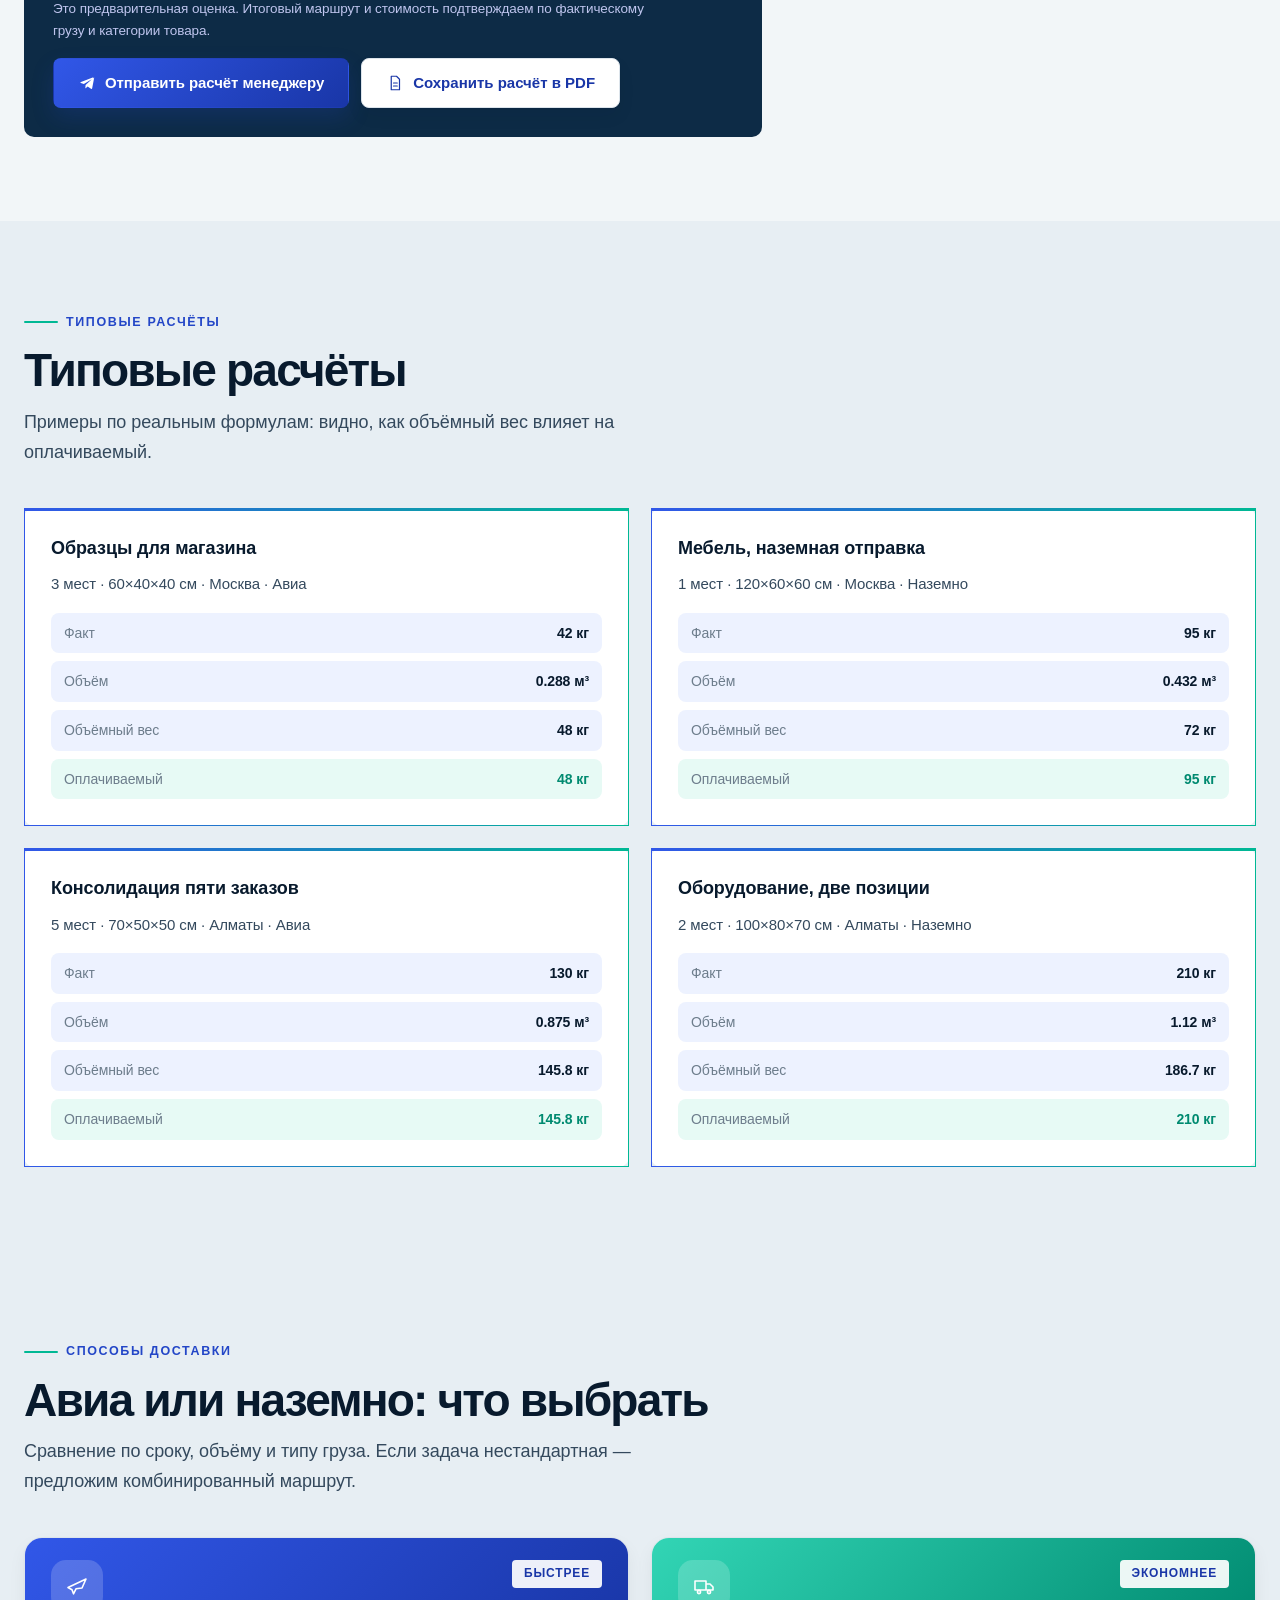
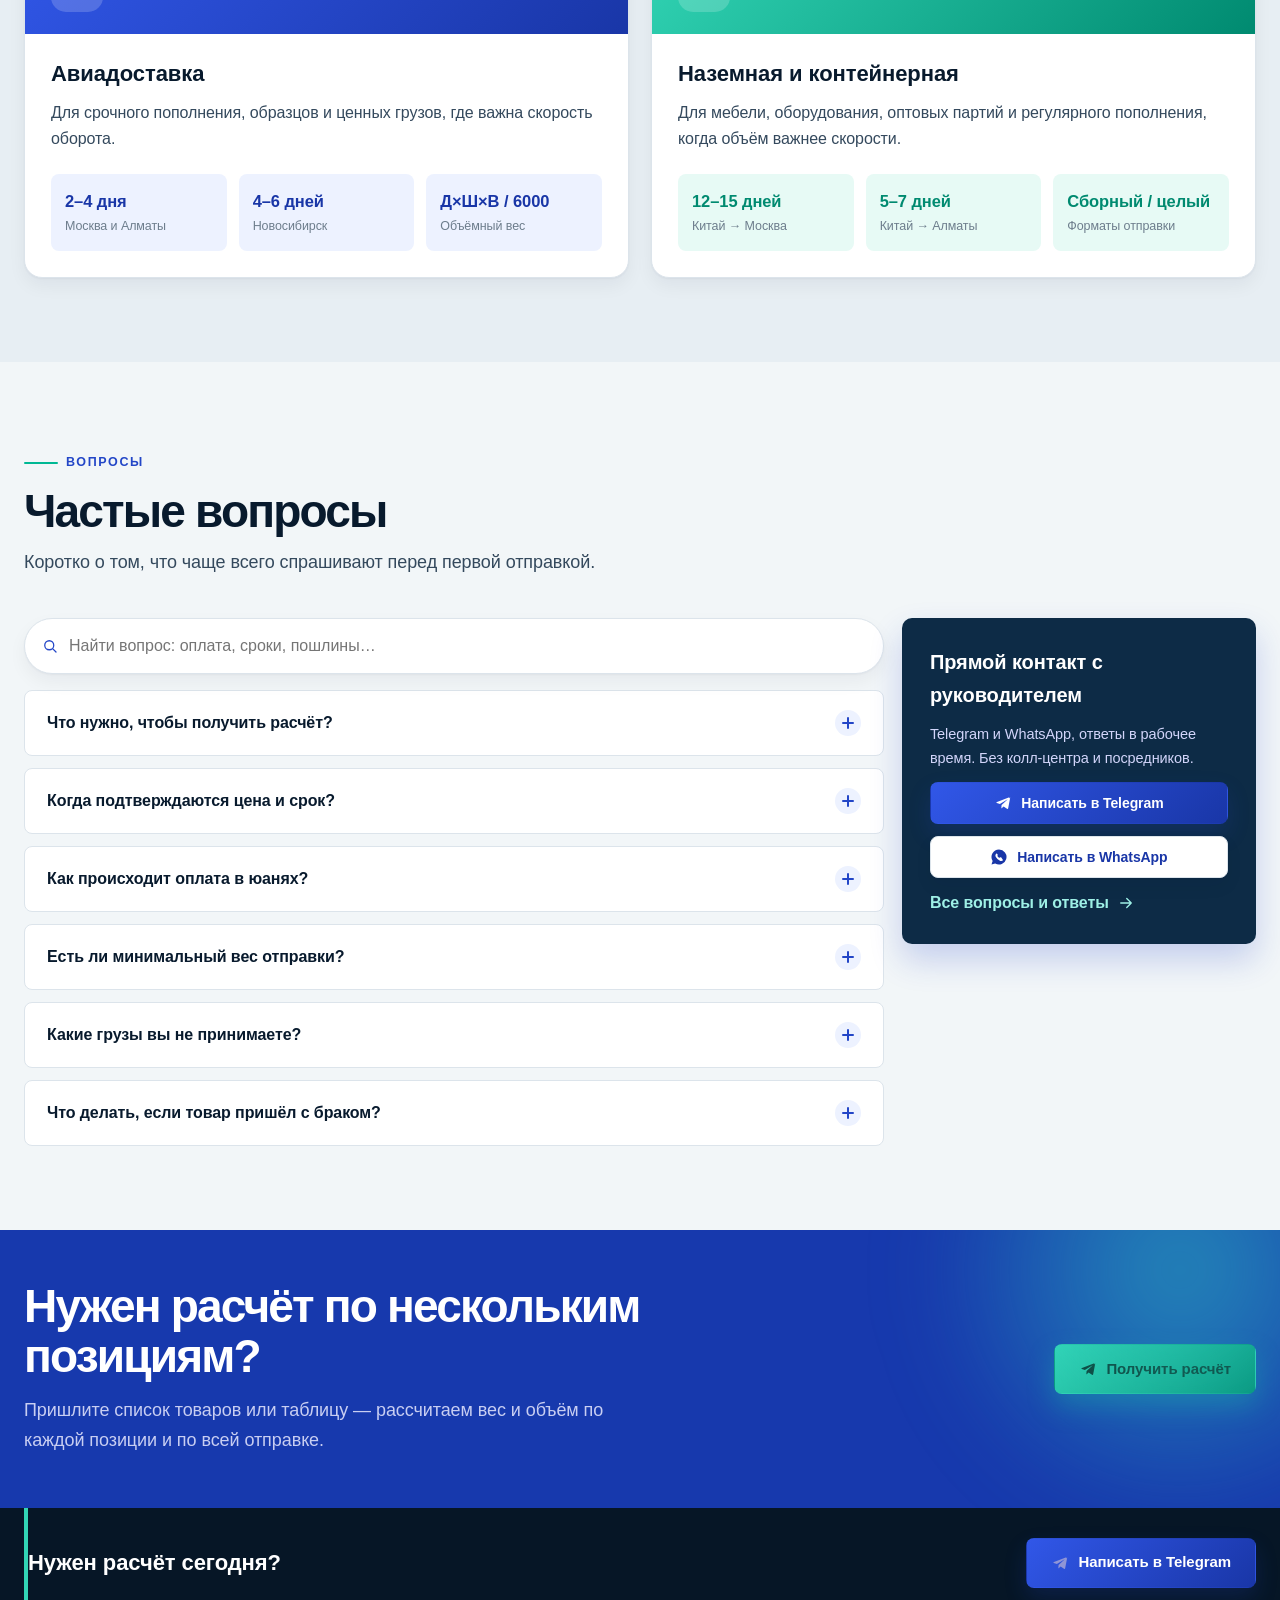
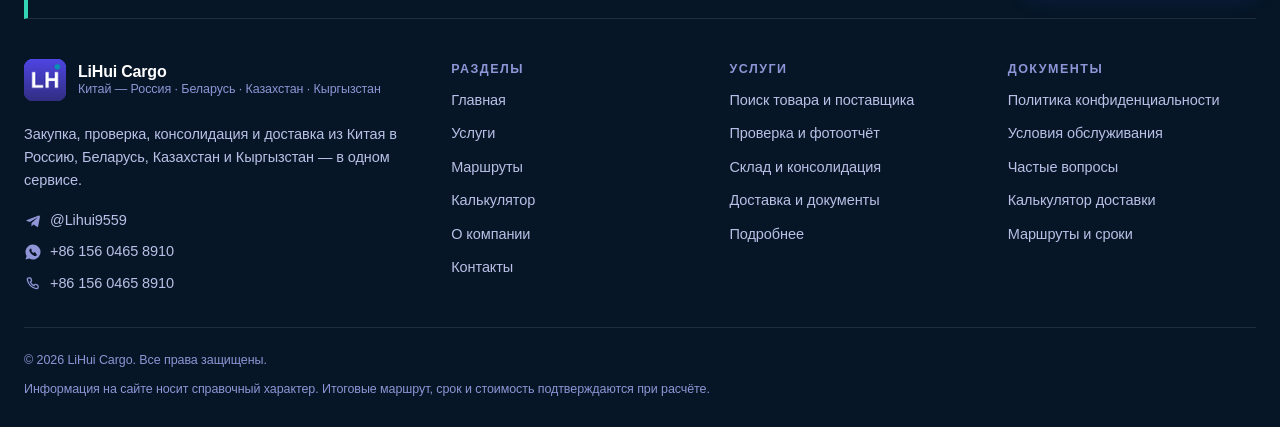
<file: calculator.html>
<!DOCTYPE html>
<html lang="ru" data-lang="ru">
<head>
<meta charset="utf-8">
<meta name="viewport" content="width=device-width, initial-scale=1">
<title data-i18n-doctitle="meta.calculator.title">Калькулятор доставки из Китая: объёмный и оплачиваемый вес | LiHui Cargo</title>
<meta name="description" content="Рассчитайте объём груза, объёмный вес и оплачиваемый вес для отправки из Китая. Для авиа: длина × ширина × высота / 6000. Оплачивается больший из фактического и объёмного веса." data-i18n-desc="meta.calculator.desc">
<meta name="theme-color" content="#071a2d">
<meta name="robots" content="index, follow">
<link rel="canonical" href="https://www.lihui-cargo.ru/calculator">
<link rel="icon" href="assets/brand/logo.png" type="image/png">
<link rel="apple-touch-icon" href="assets/brand/logo.png">
<link rel="manifest" href="site.webmanifest">
<meta property="og:type" content="website">
<meta property="og:site_name" content="LiHui Cargo">
<meta property="og:title" content="Калькулятор доставки из Китая: объёмный и оплачиваемый вес | LiHui Cargo" data-i18n-ogtitle="meta.calculator.title">
<meta property="og:description" content="Рассчитайте объём груза, объёмный вес и оплачиваемый вес для отправки из Китая. Для авиа: длина × ширина × высота / 6000. Оплачивается больший из фактического и объёмного веса." data-i18n-ogdesc="meta.calculator.desc">
<meta property="og:url" content="https://www.lihui-cargo.ru/calculator">
<meta property="og:image" content="https://www.lihui-cargo.ru/assets/img/hero.jpg">
<meta property="og:locale" content="ru_RU">
<meta name="twitter:card" content="summary_large_image">
<meta name="twitter:title" content="Калькулятор доставки из Китая: объёмный и оплачиваемый вес | LiHui Cargo" data-i18n-twtitle="meta.calculator.title">
<meta name="twitter:description" content="Рассчитайте объём груза, объёмный вес и оплачиваемый вес для отправки из Китая. Для авиа: длина × ширина × высота / 6000. Оплачивается больший из фактического и объёмного веса." data-i18n-twdesc="meta.calculator.desc">
<meta name="twitter:image" content="https://www.lihui-cargo.ru/assets/img/hero.jpg">
<meta name="format-detection" content="telephone=no">
<link rel="stylesheet" href="assets/css/styles.css?v=20260914-2">
<script type="application/ld+json">[{"@context":"https://schema.org","@type":["Organization","LocalBusiness"],"name":"LiHui Cargo","url":"https://www.lihui-cargo.ru/","description":"Закупка, оплата, проверка, консолидация и доставка грузов из Китая в Россию и страны СНГ.","areaServed":["RU","BY","KZ","KG","CN"],"knowsLanguage":["ru","zh"],"contactPoint":[{"@type":"ContactPoint","contactType":"customer service","telephone":"+8615604658910","availableLanguage":["ru","zh"]},{"@type":"ContactPoint","contactType":"sales","url":"https://t.me/Lihui9559","availableLanguage":["ru","zh"]}],"sameAs":["https://t.me/Lihui9559","https://wa.me/8615604658910"]},{"@context":"https://schema.org","@type":"BreadcrumbList","itemListElement":[{"@type":"ListItem","position":1,"name":"Главная","item":"https://www.lihui-cargo.ru/"},{"@type":"ListItem","position":2,"name":"Калькулятор","item":"https://www.lihui-cargo.ru/calculator"}]}]</script>
<script defer src="assets/js/i18n.js?v=20260914-2"></script>
<script defer src="assets/js/site.js?v=20260914-2"></script>
</head>
<body data-page="calculator">
<a class="skip" href="#main" data-i18n="ui.skipLink">Перейти к содержанию</a>
<div class="topbar">
  <div class="container topbar__inner">
    <p class="topbar__note"><svg class="icon icon--sm" viewBox="0 0 24 24" aria-hidden="true"><path fill="none" stroke="currentColor" stroke-width="1.6" stroke-linejoin="round" d="M12 3l7 3v6c0 4-3 7-7 9-4-2-7-5-7-9V6l7-3Z"/><path fill="none" stroke="currentColor" stroke-width="1.6" stroke-linecap="round" stroke-linejoin="round" d="m9 12 2 2 4-4"/></svg><span data-i18n="top.note">Закупка · Оплата · Проверка · Склад · Доставка</span></p>
    <p class="topbar__hours"><svg class="icon icon--sm" viewBox="0 0 24 24" aria-hidden="true"><path fill="none" stroke="currentColor" stroke-width="1.7" stroke-linecap="round" d="M12 7v5l3 2"/><circle cx="12" cy="12" r="8.5" fill="none" stroke="currentColor" stroke-width="1.7"/></svg><span data-i18n="top.hours">Пн–Сб, 09:00–19:00 (GMT+8)</span></p>
    <p class="topbar__links">
      <a href="https://t.me/Lihui9559" target="_blank" rel="noopener"><svg class="icon icon--sm" viewBox="0 0 24 24" aria-hidden="true"><path fill="currentColor" d="M21.7 4.3 18.9 19c-.2 1-.8 1.3-1.6.8l-4.5-3.3-2.2 2.1c-.2.3-.5.4-.8.4l.3-4.4 7.6-6.9c.3-.3 0-.5-.5-.2l-9.4 5.9-4-1.3c-.9-.3-.9-.9.2-1.3l15.6-6c.7-.3 1.4.2 1.1 1.5Z"/></svg>@Lihui9559</a>
      <a href="https://wa.me/8615604658910" target="_blank" rel="noopener"><svg class="icon icon--sm" viewBox="0 0 24 24" aria-hidden="true"><path fill="currentColor" d="M12 2a10 10 0 0 0-8.5 15.2L2 22l4.9-1.4A10 10 0 1 0 12 2Zm5.3 14c-.2.6-1.3 1.2-1.8 1.3-.5.1-1.1.1-1.8-.1a11 11 0 0 1-5.9-5.2c-.5-1-.7-1.9-.5-2.7.1-.5.6-1.4 1.1-1.7.3-.2.7-.2 1 .1l.9 1.4c.1.2.1.3 0 .5l-.4.6c-.1.2-.2.3 0 .6.4.7 1.5 1.9 2.4 2.3.2.1.4.1.5 0l.7-.7c.2-.2.4-.2.6-.1l1.4.8c.2.1.3.4.2.7Z"/></svg>+86 156 0465 8910</a>
    </p>
  </div>
</div>
<header class="header" id="header">
  <div class="container">
    <div class="header__bar" id="headerBar">
      <a class="brand" href="index.html" aria-label="LiHui Cargo">
        <img class="brand__logo" src="assets/brand/logo.png" width="46" height="46" alt="" aria-hidden="true" decoding="async">
      </a>
      <nav class="nav" aria-label="Основная навигация" data-i18n-aria="nav.aria"><a href="services.html" data-i18n="nav.services">Услуги</a><a href="routes.html" data-i18n="nav.routes">Маршруты</a><a href="calculator.html" class="is-active" aria-current="page" data-i18n="nav.calculator">Калькулятор</a><a href="about.html" data-i18n="nav.about">О компании</a><a href="contacts.html" data-i18n="nav.contacts">Контакты</a></nav>
      <div class="header__side">
        <div class="lang" role="group" aria-label="Язык сайта" data-i18n-aria="ui.langLabel">
    <button type="button" data-lang="ru" aria-pressed="true">RU</button><button type="button" data-lang="zh" aria-pressed="false">CN</button>
  </div>
        <a class="btn btn--primary btn--sm header__cta" href="contacts.html#request">
          <span data-i18n="ui.requestQuote">Получить расчёт</span>
        </a>
        <button class="burger" id="burger" type="button" aria-expanded="false" aria-controls="drawer" aria-label="Меню" data-i18n-aria="ui.menu"><svg class="icon" viewBox="0 0 24 24" aria-hidden="true"><path fill="none" stroke="currentColor" stroke-width="1.8" stroke-linecap="round" d="M4 7h16M4 12h16M4 17h16"/></svg></button>
      </div>
    </div>
  </div>
  <nav class="drawer" id="drawer" aria-label="Основная навигация" data-i18n-aria="nav.aria" hidden>
    <div class="drawer__links"><a href="index.html" data-i18n="nav.home">Главная</a><a href="services.html" data-i18n="nav.services">Услуги</a><a href="routes.html" data-i18n="nav.routes">Маршруты</a><a href="calculator.html" aria-current="page" data-i18n="nav.calculator">Калькулятор</a><a href="about.html" data-i18n="nav.about">О компании</a><a href="contacts.html" data-i18n="nav.contacts">Контакты</a></div>
    <div class="drawer__foot">
      <div class="lang lang--drawer" role="group" aria-label="Язык сайта" data-i18n-aria="ui.langLabel">
    <button type="button" data-lang="ru" aria-pressed="true">RU</button><button type="button" data-lang="zh" aria-pressed="false">CN</button>
  </div>
      <a class="btn btn--primary" href="contacts.html#request"><span data-i18n="ui.requestQuote">Получить расчёт</span></a>
      <a class="btn btn--ghost" href="https://wa.me/8615604658910" target="_blank" rel="noopener"><svg class="icon icon--sm" viewBox="0 0 24 24" aria-hidden="true"><path fill="currentColor" d="M12 2a10 10 0 0 0-8.5 15.2L2 22l4.9-1.4A10 10 0 1 0 12 2Zm5.3 14c-.2.6-1.3 1.2-1.8 1.3-.5.1-1.1.1-1.8-.1a11 11 0 0 1-5.9-5.2c-.5-1-.7-1.9-.5-2.7.1-.5.6-1.4 1.1-1.7.3-.2.7-.2 1 .1l.9 1.4c.1.2.1.3 0 .5l-.4.6c-.1.2-.2.3 0 .6.4.7 1.5 1.9 2.4 2.3.2.1.4.1.5 0l.7-.7c.2-.2.4-.2.6-.1l1.4.8c.2.1.3.4.2.7Z"/></svg><span data-i18n="ui.writeWa">Написать в WhatsApp</span></a>
    </div>
  </nav>
</header>
<button class="progress" id="progress" type="button" aria-label="Наверх" data-i18n-aria="ui.top"><span></span></button>
<main id="main">
<section class="pagehead">
  <div class="container">
    <nav class="crumbs" aria-label="Breadcrumb">
      <a href="index.html" data-i18n="ui.breadcrumbHome">Главная</a>
      <span aria-hidden="true">/</span>
      <span data-i18n="page.calculator.title">Рассчитайте объём и оплачиваемый вес</span>
    </nav>
    <p class="eyebrow" data-i18n="page.calculator.eyebrow">Калькулятор</p>
    <h1 class="h1" data-i18n="page.calculator.title">Рассчитайте объём и оплачиваемый вес</h1>
    <p class="lead" data-i18n="page.calculator.lead">Инструмент считает объём груза, объёмный вес и оплачиваемый вес. Тариф подтверждает менеджер по вашему маршруту.</p>
    <div class="pagehead__actions">
        <a class="btn btn--primary" href="contacts.html#request"><span data-i18n="ui.requestQuote">Получить расчёт</span><svg class="icon icon--sm" viewBox="0 0 24 24" aria-hidden="true"><path fill="none" stroke="currentColor" stroke-width="1.8" stroke-linecap="round" stroke-linejoin="round" d="M5 12h14m-6-6 6 6-6 6"/></svg></a>
        <a class="btn btn--ghost" href="routes.html"><span data-i18n="ui.allRoutes">Все маршруты и сроки</span></a>
      </div>
  </div>
</section>
<section class="section" id="calculator">
  <div class="container">
    <div class="section__head">
<p class="eyebrow" data-i18n="calc.eyebrow">Инструмент</p>
<h2 class="h2" data-i18n="calc.title">Калькулятор веса и объёма</h2>
<p class="lead" data-i18n="calc.lead">Укажите размеры коробки и фактический вес — увидите объём, объёмный и оплачиваемый вес по вашему маршруту.</p>
</div>
    <div class="calc">
      <div class="calc__col">
      <form class="calc__form" id="calcForm" novalidate>
        <div class="calc__fields">
          <label class="field"><span data-i18n="calc.length">Длина, см</span><input type="number" id="calcLength" inputmode="decimal" min="1" step="0.1" autocomplete="off" required></label>
          <label class="field"><span data-i18n="calc.width">Ширина, см</span><input type="number" id="calcWidth" inputmode="decimal" min="1" step="0.1" autocomplete="off" required></label>
          <label class="field"><span data-i18n="calc.height">Высота, см</span><input type="number" id="calcHeight" inputmode="decimal" min="1" step="0.1" autocomplete="off" required></label>
          <label class="field"><span data-i18n="calc.pieces">Мест</span><input type="number" id="calcPieces" inputmode="numeric" min="1" step="1" value="1" autocomplete="off"></label>
          <label class="field"><span data-i18n="calc.actual">Фактический вес, кг</span><input type="number" id="calcActual" inputmode="decimal" min="0.1" step="0.1" autocomplete="off" required></label>
          <label class="field"><span data-i18n="calc.destination">Город назначения</span><select id="calcDestination"><option value="moscow" data-i18n="city.moscow">Москва</option><option value="nsk" data-i18n="city.nsk">Новосибирск</option><option value="minsk" data-i18n="city.minsk">Минск</option><option value="almaty" data-i18n="city.almaty">Алматы</option><option value="bishkek" data-i18n="city.bishkek">Бишкек</option></select></label>
          <label class="field"><span data-i18n="calc.mode">Способ доставки</span><select id="calcMode">
            <option value="air" data-i18n="calc.modeAir">Авиа</option>
            <option value="ground" data-i18n="calc.modeGround">Наземно</option>
          </select></label>
        </div>
        <div class="calc__actions">
          <button class="btn btn--primary" type="submit"><svg class="icon icon--sm" viewBox="0 0 24 24" aria-hidden="true"><rect x="5" y="3" width="14" height="18" rx="2" fill="none" stroke="currentColor" stroke-width="1.6"/><path fill="none" stroke="currentColor" stroke-width="1.6" stroke-linecap="round" d="M8.5 7.5h7M8.5 12h2m3 0h2m-7 4h2m3 0h2"/></svg><span data-i18n="calc.submit">Рассчитать</span></button>
          <button class="btn btn--ghost" type="reset" id="calcReset"><span data-i18n="calc.reset">Очистить</span></button>
        </div>
        <p class="calc__policy" data-i18n="calc.priceOff">Тарифы по этому маршруту подтверждает менеджер — отправьте расчёт, чтобы получить точную стоимость.</p>
      </form>
      <div class="calc__result" id="calcResult" hidden>
        <h3 data-i18n="calc.resultTitle">Результат расчёта</h3>
        <p class="calc__badge" id="calcBadge" data-i18n="calc.byVol">Оплата по объёмному весу</p>
        <dl class="calc__stats">
          <div><dt data-i18n="calc.volume">Общий объём</dt><dd id="calcVolume">—</dd></div>
          <div><dt data-i18n="calc.volWeight">Объёмный вес</dt><dd id="calcVolWeight">—</dd></div>
          <div><dt data-i18n="calc.actualOut">Фактический вес</dt><dd id="calcActualOut">—</dd></div>
          <div class="is-accent"><dt data-i18n="calc.chargeable">Оплачиваемый вес</dt><dd id="calcChargeable">—</dd></div>
        </dl>
        <p class="calc__price" id="calcPrice" hidden></p>
        <p class="note" data-i18n="calc.note">Это предварительная оценка. Итоговый маршрут и стоимость подтверждаем по фактическому грузу и категории товара.</p>
        <div class="calc__cta">
          <a class="btn btn--primary" id="calcQuote" href="https://t.me/Lihui9559" target="_blank" rel="noopener"><svg class="icon icon--sm" viewBox="0 0 24 24" aria-hidden="true"><path fill="currentColor" d="M21.7 4.3 18.9 19c-.2 1-.8 1.3-1.6.8l-4.5-3.3-2.2 2.1c-.2.3-.5.4-.8.4l.3-4.4 7.6-6.9c.3-.3 0-.5-.5-.2l-9.4 5.9-4-1.3c-.9-.3-.9-.9.2-1.3l15.6-6c.7-.3 1.4.2 1.1 1.5Z"/></svg><span data-i18n="calc.quoteBtn">Отправить расчёт менеджеру</span></a>
          <button class="btn btn--ghost" type="button" id="calcPrint"><svg class="icon icon--sm" viewBox="0 0 24 24" aria-hidden="true"><path fill="none" stroke="currentColor" stroke-width="1.6" stroke-linejoin="round" d="M7 3h7l4 4v14H7V3Z"/><path fill="none" stroke="currentColor" stroke-width="1.6" stroke-linecap="round" d="M10 12h5m-5 4h5"/></svg><span data-i18n="calc.printBtn">Сохранить расчёт в PDF</span></button>
        </div>
      </div>
      </div>
      <aside class="calc__side">
        <h3 data-i18n="calc.formulaTitle">Формула и логика расчёта</h3>
        <p class="calc__formula" data-i18n="calc.formula">Для авиа и наземной доставки объёмный вес считается как длина × ширина × высота ÷ 6000 для каждой коробки. Оплачивается больший вес: объёмный или фактический.</p>
        <h4 data-i18n="calc.howTitle">Как получить точный расчёт</h4>
        <ol class="calc__how">
          <li data-i18n="calc.how1">Пришлите ссылку или фото товара и количество.</li><li data-i18n="calc.how2">Укажите вес и габариты упаковки, город назначения.</li><li data-i18n="calc.how3">Мы подберём маршрут и подтвердим срок.</li><li data-i18n="calc.how4">Согласуем стоимость до закупки и до отправки.</li>
        </ol>
      </aside>
    </div>
  </div>
</section>
<section class="section section--alt" id="examples">
      <div class="container">
        <div class="section__head">
<p class="eyebrow" data-i18n="calc.examplesTitle">Типовые расчёты</p>
<h2 class="h2" data-i18n="calc.examplesTitle">Типовые расчёты</h2>
<p class="lead" data-i18n="calc.examplesLead">Примеры по реальным формулам: видно, как объёмный вес влияет на оплачиваемый.</p>
</div>
        <div class="grid grid--2"><article class="card card--example reveal">
  <h3><span data-i18n="calc.ex.samples">Образцы для магазина</span></h3>
  <p class="card__meta">3 мест · 60×40×40 см · Москва · Авиа</p>
  <dl class="mini">
    <div><dt data-i18n="calc.ex.actual">Факт</dt><dd>42 кг</dd></div>
    <div><dt data-i18n="calc.ex.volume">Объём</dt><dd>0.288 м³</dd></div>
    <div><dt data-i18n="calc.ex.volWeight">Объёмный вес</dt><dd>48 кг</dd></div>
    <div class="is-accent"><dt data-i18n="calc.ex.chargeable">Оплачиваемый</dt><dd>48 кг</dd></div>
  </dl>
</article><article class="card card--example reveal">
  <h3><span data-i18n="calc.ex.furniture">Мебель, наземная отправка</span></h3>
  <p class="card__meta">1 мест · 120×60×60 см · Москва · Наземно</p>
  <dl class="mini">
    <div><dt data-i18n="calc.ex.actual">Факт</dt><dd>95 кг</dd></div>
    <div><dt data-i18n="calc.ex.volume">Объём</dt><dd>0.432 м³</dd></div>
    <div><dt data-i18n="calc.ex.volWeight">Объёмный вес</dt><dd>72 кг</dd></div>
    <div class="is-accent"><dt data-i18n="calc.ex.chargeable">Оплачиваемый</dt><dd>95 кг</dd></div>
  </dl>
</article><article class="card card--example reveal">
  <h3><span data-i18n="calc.ex.consolidation">Консолидация пяти заказов</span></h3>
  <p class="card__meta">5 мест · 70×50×50 см · Алматы · Авиа</p>
  <dl class="mini">
    <div><dt data-i18n="calc.ex.actual">Факт</dt><dd>130 кг</dd></div>
    <div><dt data-i18n="calc.ex.volume">Объём</dt><dd>0.875 м³</dd></div>
    <div><dt data-i18n="calc.ex.volWeight">Объёмный вес</dt><dd>145.8 кг</dd></div>
    <div class="is-accent"><dt data-i18n="calc.ex.chargeable">Оплачиваемый</dt><dd>145.8 кг</dd></div>
  </dl>
</article><article class="card card--example reveal">
  <h3><span data-i18n="calc.ex.equipment">Оборудование, две позиции</span></h3>
  <p class="card__meta">2 мест · 100×80×70 см · Алматы · Наземно</p>
  <dl class="mini">
    <div><dt data-i18n="calc.ex.actual">Факт</dt><dd>210 кг</dd></div>
    <div><dt data-i18n="calc.ex.volume">Объём</dt><dd>1.12 м³</dd></div>
    <div><dt data-i18n="calc.ex.volWeight">Объёмный вес</dt><dd>186.7 кг</dd></div>
    <div class="is-accent"><dt data-i18n="calc.ex.chargeable">Оплачиваемый</dt><dd>210 кг</dd></div>
  </dl>
</article></div>
      </div>
    </section>
<section class="section section--alt" id="modes">
  <div class="container">
    <div class="section__head">
<p class="eyebrow" data-i18n="modes.eyebrow">Способы доставки</p>
<h2 class="h2" data-i18n="modes.title">Авиа или наземно: что выбрать</h2>
<p class="lead" data-i18n="modes.lead">Сравнение по сроку, объёму и типу груза. Если задача нестандартная — предложим комбинированный маршрут.</p>
</div>
    <div class="tickets"><article class="ticket ticket--air reveal">
      <header class="ticket__head">
        <span class="ticket__icon"><svg class="icon" viewBox="0 0 24 24" aria-hidden="true"><path fill="none" stroke="currentColor" stroke-width="1.6" stroke-linejoin="round" d="M3 13.5 21 5l-4 9-6 .8-2.5 5-1.5-4Z"/></svg></span>
        <span class="tag tag--light" data-i18n="modes.air.tag">Быстрее</span>
      </header>
      <h3 data-i18n="modes.air.title">Авиадоставка</h3>
      <p data-i18n="modes.air.desc">Для срочного пополнения, образцов и ценных грузов, где важна скорость оборота.</p>
      <dl class="ticket__facts">
        <div><dt data-i18n="modes.air.t1">2–4 дня</dt><dd data-i18n="modes.air.t1label">Москва и Алматы</dd></div><div><dt data-i18n="modes.air.t2">4–6 дней</dt><dd data-i18n="modes.air.t2label">Новосибирск</dd></div><div><dt data-i18n="modes.air.t3">Д×Ш×В / 6000</dt><dd data-i18n="modes.air.t3label">Объёмный вес</dd></div>
      </dl>
    </article><article class="ticket ticket--ground reveal">
      <header class="ticket__head">
        <span class="ticket__icon"><svg class="icon" viewBox="0 0 24 24" aria-hidden="true"><path fill="none" stroke="currentColor" stroke-width="1.6" stroke-linejoin="round" d="M3 7h11v9H3V7Zm11 3h4l3 3v3h-7v-6Z"/><circle cx="7" cy="18" r="1.6" fill="none" stroke="currentColor" stroke-width="1.6"/><circle cx="17" cy="18" r="1.6" fill="none" stroke="currentColor" stroke-width="1.6"/></svg></span>
        <span class="tag tag--light" data-i18n="modes.ground.tag">Экономнее</span>
      </header>
      <h3 data-i18n="modes.ground.title">Наземная и контейнерная</h3>
      <p data-i18n="modes.ground.desc">Для мебели, оборудования, оптовых партий и регулярного пополнения, когда объём важнее скорости.</p>
      <dl class="ticket__facts">
        <div><dt data-i18n="modes.ground.t1">12–15 дней</dt><dd data-i18n="modes.ground.t1label">Китай → Москва</dd></div><div><dt data-i18n="modes.ground.t2">5–7 дней</dt><dd data-i18n="modes.ground.t2label">Китай → Алматы</dd></div><div><dt data-i18n="modes.ground.t3">Сборный / целый</dt><dd data-i18n="modes.ground.t3label">Форматы отправки</dd></div>
      </dl>
    </article></div>
  </div>
</section>
<section class="section" id="faq">
  <div class="container">
    <div class="section__head">
<p class="eyebrow" data-i18n="home.faq.eyebrow">Вопросы</p>
<h2 class="h2" data-i18n="home.faq.title">Частые вопросы</h2>
<p class="lead" data-i18n="home.faq.lead">Коротко о том, что чаще всего спрашивают перед первой отправкой.</p>
</div>
    <div class="faq-layout">
      <div class="faq__col">
        <div class="faq__tools">
          <label class="search">
            <span class="sr-only" data-i18n="faq.searchLabel">Поиск по вопросам</span>
            <span class="search__icon"><svg class="icon icon--sm" viewBox="0 0 24 24" aria-hidden="true"><circle cx="11" cy="11" r="6" fill="none" stroke="currentColor" stroke-width="1.7"/><path fill="none" stroke="currentColor" stroke-width="1.7" stroke-linecap="round" d="m20 20-4.2-4.2"/></svg></span>
            <input type="search" id="faqSearch" autocomplete="off" placeholder="Найти вопрос: оплата, сроки, пошлины…" data-i18n-ph="faq.searchPh">
          </label>
        </div>
        <div class="faq"><details class="faq__item">
      <summary><span data-i18n="faq.q1">Что нужно, чтобы получить расчёт?</span><span class="faq__mark" aria-hidden="true"></span></summary>
      <div class="faq__answer"><p data-i18n="faq.a1">Ссылка или фото товара, количество, примерный вес и габариты упаковки, город назначения. Чем точнее данные, тем быстрее и точнее расчёт. Если габаритов нет — считаем по категории товара и подтверждаем после приёмки на складе.</p></div>
    </details><details class="faq__item">
      <summary><span data-i18n="faq.q3">Когда подтверждаются цена и срок?</span><span class="faq__mark" aria-hidden="true"></span></summary>
      <div class="faq__answer"><p data-i18n="faq.a3">Стоимость товара и услуги подтверждается до закупки, стоимость доставки — до отправки. Срок зависит от маршрута и способа доставки: например, авиа в Москву 2–4 дня, наземно 12–15 дней.</p></div>
    </details><details class="faq__item">
      <summary><span data-i18n="faq.q5">Как происходит оплата в юанях?</span><span class="faq__mark" aria-hidden="true"></span></summary>
      <div class="faq__answer"><p data-i18n="faq.a5">Вы переводите сумму заказа, мы оплачиваем поставщику в юанях и присылаем подтверждение оплаты. Если заказ собирается из нескольких магазинов, оплату можно провести одним сводным расчётом.</p></div>
    </details><details class="faq__item">
      <summary><span data-i18n="faq.q8">Есть ли минимальный вес отправки?</span><span class="faq__mark" aria-hidden="true"></span></summary>
      <div class="faq__answer"><p data-i18n="faq.a8">Минимальный вес и сборы зависят от направления и способа доставки. Для небольших отправок обычно выгоднее консолидация или сборный груз — уточним при расчёте по вашему городу.</p></div>
    </details><details class="faq__item">
      <summary><span data-i18n="faq.q9">Какие грузы вы не принимаете?</span><span class="faq__mark" aria-hidden="true"></span></summary>
      <div class="faq__answer"><p data-i18n="faq.a9">Запрещённые к перевозке и обороту товары: оружие, наркотические средства, опасные химические и радиоактивные вещества, живые животные и растения без разрешительных документов, а также любые грузы с недостоверным описанием.</p></div>
    </details><details class="faq__item">
      <summary><span data-i18n="faq.q11">Что делать, если товар пришёл с браком?</span><span class="faq__mark" aria-hidden="true"></span></summary>
      <div class="faq__answer"><p data-i18n="faq.a11">Если проверка выявила дефект, мы фиксируем его на фото и до отправки связываемся с поставщиком по замене или возврату. Решение согласуем с вами до того, как груз уйдёт со склада.</p></div>
    </details></div>
        <p class="faq__empty" id="faqEmpty" hidden data-i18n="faq.searchEmpty">По этому запросу ничего не нашлось. Напишите нам — ответим лично.</p>
      </div>
      <aside class="faq__side">
        <div class="faq-card">
          <h3 data-i18n="contact.directTitle">Прямой контакт с руководителем</h3>
          <p data-i18n="contact.directDesc">Telegram и WhatsApp, ответы в рабочее время. Без колл-центра и посредников.</p>
          <a class="btn btn--primary btn--sm" href="https://t.me/Lihui9559" target="_blank" rel="noopener"><svg class="icon icon--sm" viewBox="0 0 24 24" aria-hidden="true"><path fill="currentColor" d="M21.7 4.3 18.9 19c-.2 1-.8 1.3-1.6.8l-4.5-3.3-2.2 2.1c-.2.3-.5.4-.8.4l.3-4.4 7.6-6.9c.3-.3 0-.5-.5-.2l-9.4 5.9-4-1.3c-.9-.3-.9-.9.2-1.3l15.6-6c.7-.3 1.4.2 1.1 1.5Z"/></svg><span data-i18n="ui.writeTg">Написать в Telegram</span></a>
          <a class="btn btn--ghost btn--sm" href="https://wa.me/8615604658910" target="_blank" rel="noopener"><svg class="icon icon--sm" viewBox="0 0 24 24" aria-hidden="true"><path fill="currentColor" d="M12 2a10 10 0 0 0-8.5 15.2L2 22l4.9-1.4A10 10 0 1 0 12 2Zm5.3 14c-.2.6-1.3 1.2-1.8 1.3-.5.1-1.1.1-1.8-.1a11 11 0 0 1-5.9-5.2c-.5-1-.7-1.9-.5-2.7.1-.5.6-1.4 1.1-1.7.3-.2.7-.2 1 .1l.9 1.4c.1.2.1.3 0 .5l-.4.6c-.1.2-.2.3 0 .6.4.7 1.5 1.9 2.4 2.3.2.1.4.1.5 0l.7-.7c.2-.2.4-.2.6-.1l1.4.8c.2.1.3.4.2.7Z"/></svg><span data-i18n="ui.writeWa">Написать в WhatsApp</span></a>
          <a class="link-arrow" href="faq.html"><span data-i18n="home.faq.more">Все вопросы и ответы</span><svg class="icon icon--sm" viewBox="0 0 24 24" aria-hidden="true"><path fill="none" stroke="currentColor" stroke-width="1.8" stroke-linecap="round" stroke-linejoin="round" d="M5 12h14m-6-6 6 6-6 6"/></svg></a>
        </div>
      </aside>
    </div>
  </div>
</section>
<section class="band">
      <div class="container band__inner">
        <div>
          <h2 class="h2 h2--light" data-i18n="calc.needTitle">Нужен расчёт по нескольким позициям?</h2>
          <p class="lead lead--light" data-i18n="calc.needDesc">Пришлите список товаров или таблицу — рассчитаем вес и объём по каждой позиции и по всей отправке.</p>
        </div>
        <div class="band__actions">
          <a class="btn btn--accent" href="contacts.html#request"><svg class="icon icon--sm" viewBox="0 0 24 24" aria-hidden="true"><path fill="currentColor" d="M21.7 4.3 18.9 19c-.2 1-.8 1.3-1.6.8l-4.5-3.3-2.2 2.1c-.2.3-.5.4-.8.4l.3-4.4 7.6-6.9c.3-.3 0-.5-.5-.2l-9.4 5.9-4-1.3c-.9-.3-.9-.9.2-1.3l15.6-6c.7-.3 1.4.2 1.1 1.5Z"/></svg><span data-i18n="ui.requestQuote">Получить расчёт</span></a>
        </div>
      </div>
    </section>
</main>
<footer class="footer">
  <div class="container footer__cta">
    <p data-i18n="footer.ctaTitle">Нужен расчёт сегодня?</p>
    <a class="btn btn--primary" href="https://t.me/Lihui9559" target="_blank" rel="noopener"><svg class="icon icon--sm" viewBox="0 0 24 24" aria-hidden="true"><path fill="currentColor" d="M21.7 4.3 18.9 19c-.2 1-.8 1.3-1.6.8l-4.5-3.3-2.2 2.1c-.2.3-.5.4-.8.4l.3-4.4 7.6-6.9c.3-.3 0-.5-.5-.2l-9.4 5.9-4-1.3c-.9-.3-.9-.9.2-1.3l15.6-6c.7-.3 1.4.2 1.1 1.5Z"/></svg><span data-i18n="footer.ctaBtn">Написать в Telegram</span></a>
  </div>
  <div class="container footer__grid">
    <div class="footer__col footer__col--brand">
      <a class="brand brand--footer" href="index.html">
        <img class="brand__logo brand__logo--footer" src="assets/brand/logo.png" width="46" height="46" alt="" aria-hidden="true" decoding="async">
        <span class="brand__text"><strong data-i18n="brand.name">LiHui Cargo</strong><small data-i18n="footer.builtFor">Китай — Россия · Беларусь · Казахстан · Кыргызстан</small></span>
      </a>
      <p data-i18n="footer.desc">Закупка, проверка, консолидация и доставка из Китая в Россию, Беларусь, Казахстан и Кыргызстан — в одном сервисе.</p>
      <div class="footer__contacts">
        <a href="https://t.me/Lihui9559" target="_blank" rel="noopener"><svg class="icon icon--sm" viewBox="0 0 24 24" aria-hidden="true"><path fill="currentColor" d="M21.7 4.3 18.9 19c-.2 1-.8 1.3-1.6.8l-4.5-3.3-2.2 2.1c-.2.3-.5.4-.8.4l.3-4.4 7.6-6.9c.3-.3 0-.5-.5-.2l-9.4 5.9-4-1.3c-.9-.3-.9-.9.2-1.3l15.6-6c.7-.3 1.4.2 1.1 1.5Z"/></svg>@Lihui9559</a>
        <a href="https://wa.me/8615604658910" target="_blank" rel="noopener"><svg class="icon icon--sm" viewBox="0 0 24 24" aria-hidden="true"><path fill="currentColor" d="M12 2a10 10 0 0 0-8.5 15.2L2 22l4.9-1.4A10 10 0 1 0 12 2Zm5.3 14c-.2.6-1.3 1.2-1.8 1.3-.5.1-1.1.1-1.8-.1a11 11 0 0 1-5.9-5.2c-.5-1-.7-1.9-.5-2.7.1-.5.6-1.4 1.1-1.7.3-.2.7-.2 1 .1l.9 1.4c.1.2.1.3 0 .5l-.4.6c-.1.2-.2.3 0 .6.4.7 1.5 1.9 2.4 2.3.2.1.4.1.5 0l.7-.7c.2-.2.4-.2.6-.1l1.4.8c.2.1.3.4.2.7Z"/></svg>+86 156 0465 8910</a>
        <a href="tel:+8615604658910"><svg class="icon icon--sm" viewBox="0 0 24 24" aria-hidden="true"><path fill="none" stroke="currentColor" stroke-width="1.8" stroke-linecap="round" d="M4.5 5.6c0-1 .8-1.8 1.8-1.8h1.4c.8 0 1.5.5 1.7 1.3l.6 2c.1.6-.1 1.2-.6 1.5l-1 .7a11 11 0 0 0 4.9 4.9l.7-1c.4-.5 1-.7 1.5-.6l2 .6c.8.2 1.3.9 1.3 1.7v1.4c0 1-.8 1.8-1.8 1.8h-.6A14.4 14.4 0 0 1 4.5 6.2v-.6Z"/></svg>+86 156 0465 8910</a>
      </div>
    </div>
    <div class="footer__col"><h3 data-i18n="footer.navTitle">Разделы</h3><a href="index.html" data-i18n="nav.home">Главная</a><a href="services.html" data-i18n="nav.services">Услуги</a><a href="routes.html" data-i18n="nav.routes">Маршруты</a><a href="calculator.html" data-i18n="nav.calculator">Калькулятор</a><a href="about.html" data-i18n="nav.about">О компании</a><a href="contacts.html" data-i18n="nav.contacts">Контакты</a></div>
    <div class="footer__col"><h3 data-i18n="footer.svcTitle">Услуги</h3><a href="services.html#s1" data-i18n="s1.title">Поиск товара и поставщика</a><a href="services.html#s3" data-i18n="s3.title">Проверка и фотоотчёт</a><a href="services.html#s4" data-i18n="s4.title">Склад и консолидация</a><a href="services.html#s5" data-i18n="s5.title">Доставка и документы</a><a href="services.html" data-i18n="ui.moreDetails">Подробнее</a></div>
    <div class="footer__col"><h3 data-i18n="footer.legalTitle">Документы</h3>
      <a href="privacy.html" data-i18n="footer.privacy">Политика конфиденциальности</a>
      <a href="terms.html" data-i18n="footer.terms">Условия обслуживания</a>
      <a href="faq.html" data-i18n="footer.faq">Частые вопросы</a>
      <a href="calculator.html" data-i18n="footer.calc">Калькулятор доставки</a>
      <a href="routes.html" data-i18n="footer.routes">Маршруты и сроки</a>
    </div>
  </div>
  <div class="container footer__bottom">
    <p data-i18n="footer.rights">© 2026 LiHui Cargo. Все права защищены.</p>
    <p data-i18n="footer.note">Информация на сайте носит справочный характер. Итоговые маршрут, срок и стоимость подтверждаются при расчёте.</p>
  </div>
</footer>
<div class="cookie" id="cookie" hidden>
  <p><span data-i18n="cookie.text">Сайт не использует рекламные cookie и не собирает данные без вашего действия.</span> <a href="privacy.html" data-i18n="cookie.more">Подробнее</a></p>
  <button class="btn btn--sm btn--primary" type="button" id="cookieOk" data-i18n="cookie.ok">Понятно</button>
</div>
<div class="float">
  <a class="float__btn float__btn--wa" href="https://wa.me/8615604658910" target="_blank" rel="noopener" aria-label="Написать в WhatsApp" data-i18n-aria="ui.writeWa" title="Написать в WhatsApp" data-i18n-title="ui.writeWa"><svg class="icon" viewBox="0 0 24 24" aria-hidden="true"><path fill="currentColor" d="M12 2a10 10 0 0 0-8.5 15.2L2 22l4.9-1.4A10 10 0 1 0 12 2Zm5.3 14c-.2.6-1.3 1.2-1.8 1.3-.5.1-1.1.1-1.8-.1a11 11 0 0 1-5.9-5.2c-.5-1-.7-1.9-.5-2.7.1-.5.6-1.4 1.1-1.7.3-.2.7-.2 1 .1l.9 1.4c.1.2.1.3 0 .5l-.4.6c-.1.2-.2.3 0 .6.4.7 1.5 1.9 2.4 2.3.2.1.4.1.5 0l.7-.7c.2-.2.4-.2.6-.1l1.4.8c.2.1.3.4.2.7Z"/></svg></a>
  <a class="float__btn float__btn--tg" href="https://t.me/Lihui9559" target="_blank" rel="noopener" aria-label="Написать в Telegram" data-i18n-aria="ui.writeTg" title="Написать в Telegram" data-i18n-title="ui.writeTg"><svg class="icon" viewBox="0 0 24 24" aria-hidden="true"><path fill="currentColor" d="M21.7 4.3 18.9 19c-.2 1-.8 1.3-1.6.8l-4.5-3.3-2.2 2.1c-.2.3-.5.4-.8.4l.3-4.4 7.6-6.9c.3-.3 0-.5-.5-.2l-9.4 5.9-4-1.3c-.9-.3-.9-.9.2-1.3l15.6-6c.7-.3 1.4.2 1.1 1.5Z"/></svg></a>
</div>
<div class="mobilebar">
  <a href="tel:+8615604658910" aria-label="Позвонить" data-i18n-aria="ui.call"><svg class="icon icon--sm" viewBox="0 0 24 24" aria-hidden="true"><path fill="none" stroke="currentColor" stroke-width="1.8" stroke-linecap="round" d="M4.5 5.6c0-1 .8-1.8 1.8-1.8h1.4c.8 0 1.5.5 1.7 1.3l.6 2c.1.6-.1 1.2-.6 1.5l-1 .7a11 11 0 0 0 4.9 4.9l.7-1c.4-.5 1-.7 1.5-.6l2 .6c.8.2 1.3.9 1.3 1.7v1.4c0 1-.8 1.8-1.8 1.8h-.6A14.4 14.4 0 0 1 4.5 6.2v-.6Z"/></svg><span data-i18n="ui.call">Позвонить</span></a>
  <a href="https://wa.me/8615604658910" target="_blank" rel="noopener"><svg class="icon icon--sm" viewBox="0 0 24 24" aria-hidden="true"><path fill="currentColor" d="M12 2a10 10 0 0 0-8.5 15.2L2 22l4.9-1.4A10 10 0 1 0 12 2Zm5.3 14c-.2.6-1.3 1.2-1.8 1.3-.5.1-1.1.1-1.8-.1a11 11 0 0 1-5.9-5.2c-.5-1-.7-1.9-.5-2.7.1-.5.6-1.4 1.1-1.7.3-.2.7-.2 1 .1l.9 1.4c.1.2.1.3 0 .5l-.4.6c-.1.2-.2.3 0 .6.4.7 1.5 1.9 2.4 2.3.2.1.4.1.5 0l.7-.7c.2-.2.4-.2.6-.1l1.4.8c.2.1.3.4.2.7Z"/></svg><span data-i18n="ui.whatsapp">WhatsApp</span></a>
  <a href="https://t.me/Lihui9559" target="_blank" rel="noopener"><svg class="icon icon--sm" viewBox="0 0 24 24" aria-hidden="true"><path fill="currentColor" d="M21.7 4.3 18.9 19c-.2 1-.8 1.3-1.6.8l-4.5-3.3-2.2 2.1c-.2.3-.5.4-.8.4l.3-4.4 7.6-6.9c.3-.3 0-.5-.5-.2l-9.4 5.9-4-1.3c-.9-.3-.9-.9.2-1.3l15.6-6c.7-.3 1.4.2 1.1 1.5Z"/></svg><span data-i18n="ui.telegram">Telegram</span></a>
  <a href="calculator.html"><svg class="icon icon--sm" viewBox="0 0 24 24" aria-hidden="true"><rect x="5" y="3" width="14" height="18" rx="2" fill="none" stroke="currentColor" stroke-width="1.6"/><path fill="none" stroke="currentColor" stroke-width="1.6" stroke-linecap="round" d="M8.5 7.5h7M8.5 12h2m3 0h2m-7 4h2m3 0h2"/></svg><span data-i18n="nav.calculator">Калькулятор</span></a>
</div>
<div class="toast" id="toast" role="status" aria-live="polite"></div>
</body>
</html>
</file>
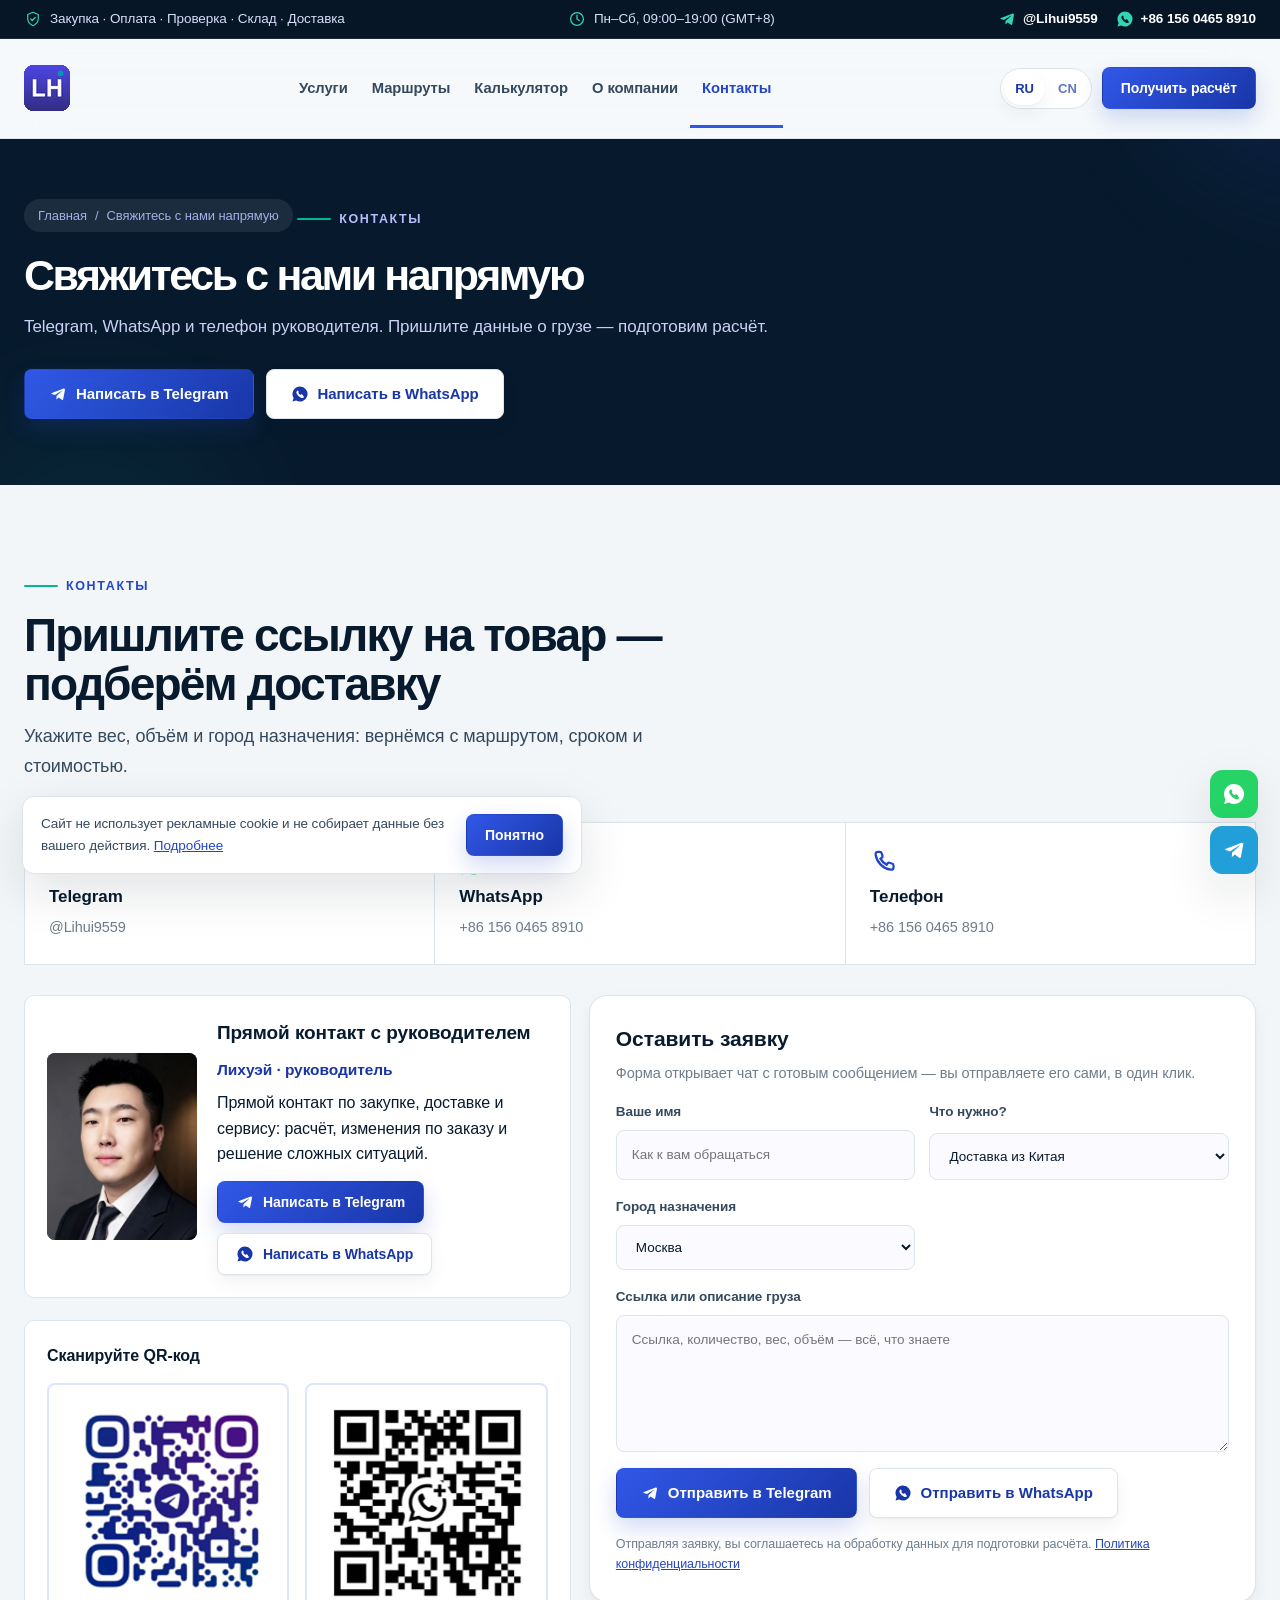
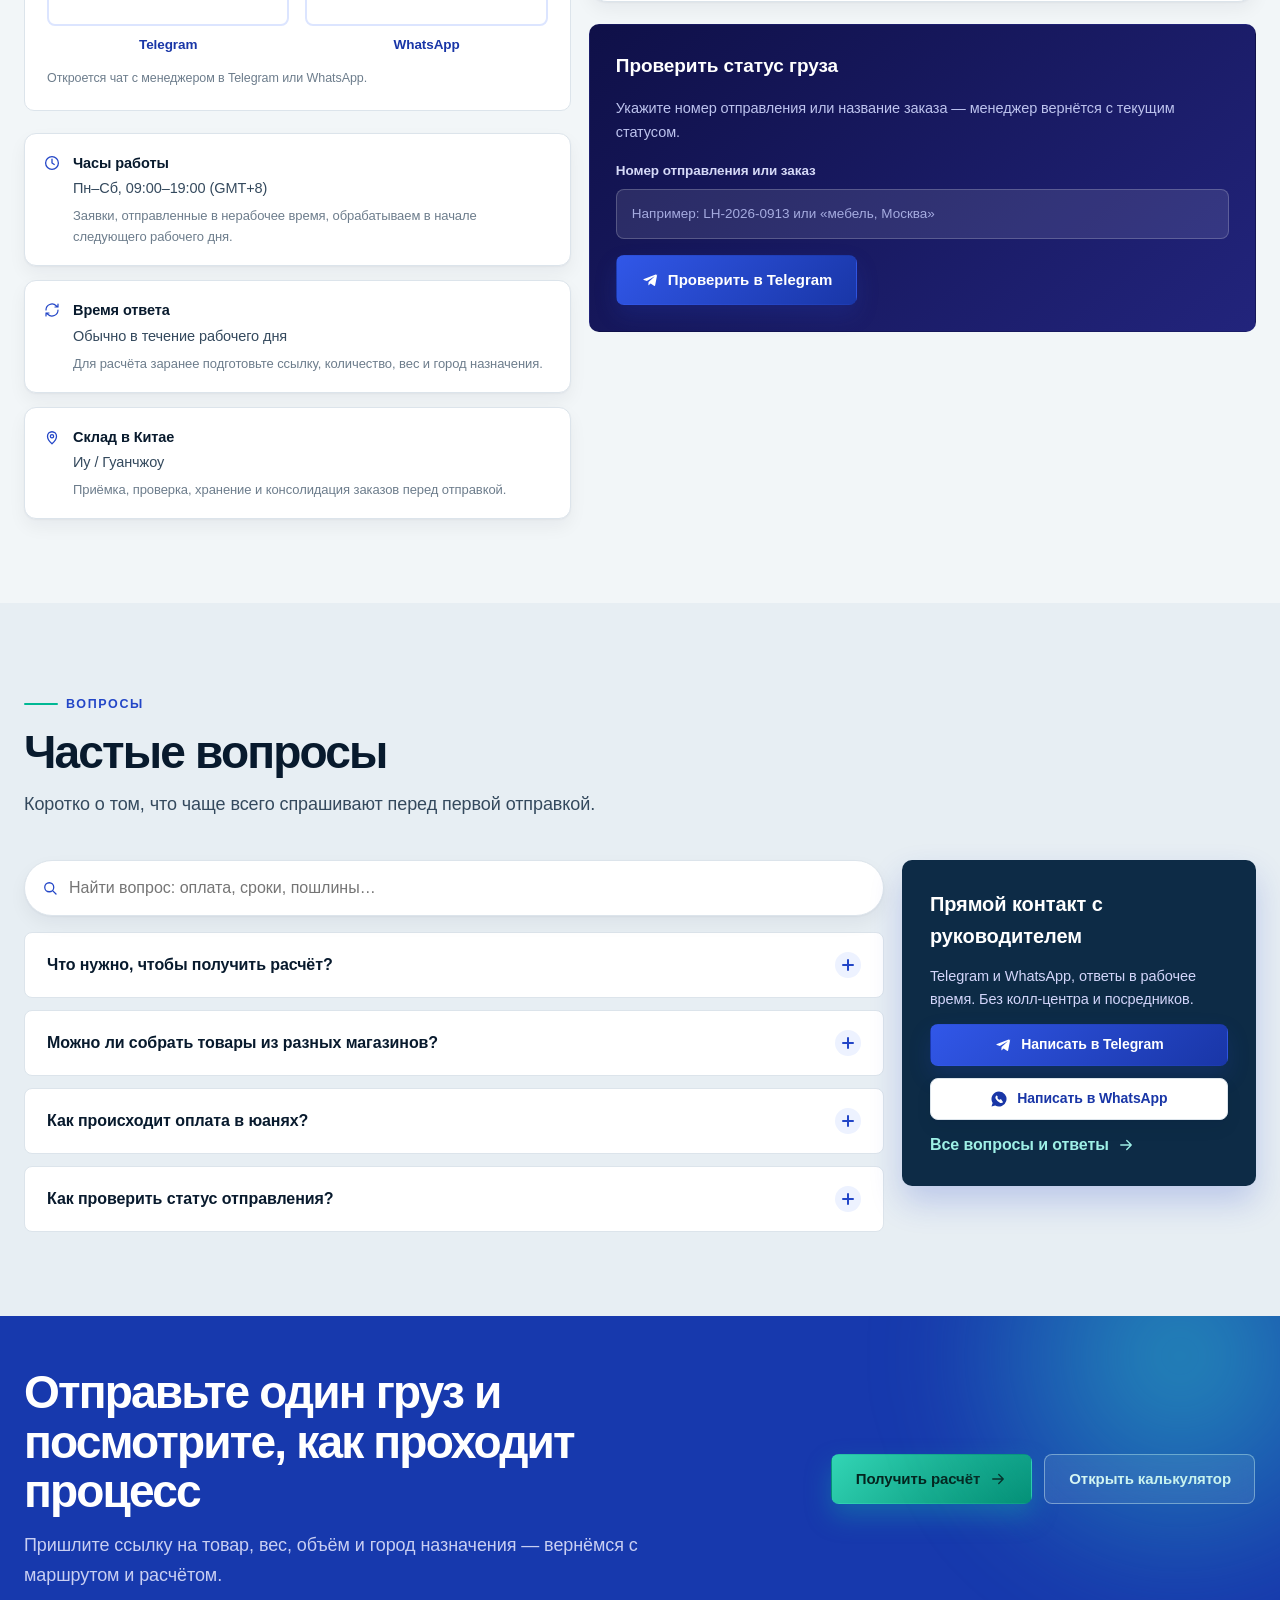
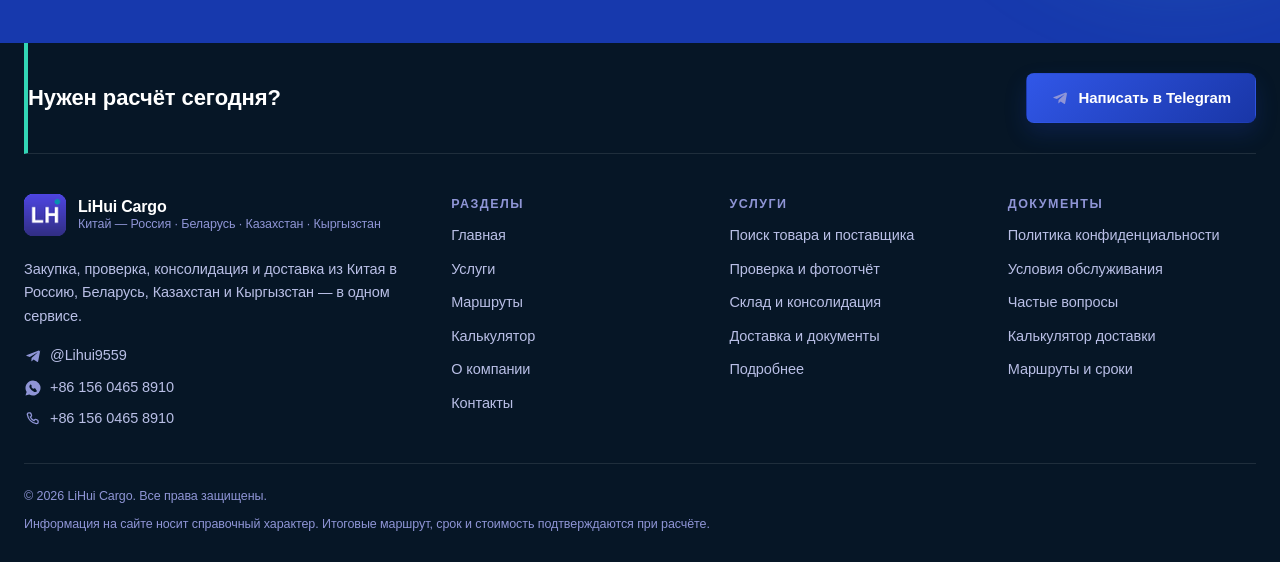
<file: contacts.html>
<!DOCTYPE html>
<html lang="ru" data-lang="ru">
<head>
<meta charset="utf-8">
<meta name="viewport" content="width=device-width, initial-scale=1">
<title data-i18n-doctitle="meta.contacts.title">Контакты LiHui Cargo — Telegram, WhatsApp и расчёт доставки из Китая</title>
<meta name="description" content="Свяжитесь с руководителем напрямую в Telegram или WhatsApp, отправьте ссылку на товар и получите маршрут, срок и стоимость доставки из Китая." data-i18n-desc="meta.contacts.desc">
<meta name="theme-color" content="#071a2d">
<meta name="robots" content="index, follow">
<link rel="canonical" href="https://www.lihui-cargo.ru/contacts">
<link rel="icon" href="assets/brand/logo.png" type="image/png">
<link rel="apple-touch-icon" href="assets/brand/logo.png">
<link rel="manifest" href="site.webmanifest">
<meta property="og:type" content="website">
<meta property="og:site_name" content="LiHui Cargo">
<meta property="og:title" content="Контакты LiHui Cargo — Telegram, WhatsApp и расчёт доставки из Китая" data-i18n-ogtitle="meta.contacts.title">
<meta property="og:description" content="Свяжитесь с руководителем напрямую в Telegram или WhatsApp, отправьте ссылку на товар и получите маршрут, срок и стоимость доставки из Китая." data-i18n-ogdesc="meta.contacts.desc">
<meta property="og:url" content="https://www.lihui-cargo.ru/contacts">
<meta property="og:image" content="https://www.lihui-cargo.ru/assets/img/hero.jpg">
<meta property="og:locale" content="ru_RU">
<meta name="twitter:card" content="summary_large_image">
<meta name="twitter:title" content="Контакты LiHui Cargo — Telegram, WhatsApp и расчёт доставки из Китая" data-i18n-twtitle="meta.contacts.title">
<meta name="twitter:description" content="Свяжитесь с руководителем напрямую в Telegram или WhatsApp, отправьте ссылку на товар и получите маршрут, срок и стоимость доставки из Китая." data-i18n-twdesc="meta.contacts.desc">
<meta name="twitter:image" content="https://www.lihui-cargo.ru/assets/img/hero.jpg">
<meta name="format-detection" content="telephone=no">
<link rel="stylesheet" href="assets/css/styles.css?v=20260914-2">
<script type="application/ld+json">[{"@context":"https://schema.org","@type":["Organization","LocalBusiness"],"name":"LiHui Cargo","url":"https://www.lihui-cargo.ru/","description":"Закупка, оплата, проверка, консолидация и доставка грузов из Китая в Россию и страны СНГ.","areaServed":["RU","BY","KZ","KG","CN"],"knowsLanguage":["ru","zh"],"contactPoint":[{"@type":"ContactPoint","contactType":"customer service","telephone":"+8615604658910","availableLanguage":["ru","zh"]},{"@type":"ContactPoint","contactType":"sales","url":"https://t.me/Lihui9559","availableLanguage":["ru","zh"]}],"sameAs":["https://t.me/Lihui9559","https://wa.me/8615604658910"]},{"@context":"https://schema.org","@type":"BreadcrumbList","itemListElement":[{"@type":"ListItem","position":1,"name":"Главная","item":"https://www.lihui-cargo.ru/"},{"@type":"ListItem","position":2,"name":"Контакты","item":"https://www.lihui-cargo.ru/contacts"}]},{"@context":"https://schema.org","@type":"ContactPage","name":"Контакты LiHui Cargo","url":"https://www.lihui-cargo.ru/contacts.html"}]</script>
<script defer src="assets/js/i18n.js?v=20260914-2"></script>
<script defer src="assets/js/site.js?v=20260914-2"></script>
</head>
<body data-page="contacts">
<a class="skip" href="#main" data-i18n="ui.skipLink">Перейти к содержанию</a>
<div class="topbar">
  <div class="container topbar__inner">
    <p class="topbar__note"><svg class="icon icon--sm" viewBox="0 0 24 24" aria-hidden="true"><path fill="none" stroke="currentColor" stroke-width="1.6" stroke-linejoin="round" d="M12 3l7 3v6c0 4-3 7-7 9-4-2-7-5-7-9V6l7-3Z"/><path fill="none" stroke="currentColor" stroke-width="1.6" stroke-linecap="round" stroke-linejoin="round" d="m9 12 2 2 4-4"/></svg><span data-i18n="top.note">Закупка · Оплата · Проверка · Склад · Доставка</span></p>
    <p class="topbar__hours"><svg class="icon icon--sm" viewBox="0 0 24 24" aria-hidden="true"><path fill="none" stroke="currentColor" stroke-width="1.7" stroke-linecap="round" d="M12 7v5l3 2"/><circle cx="12" cy="12" r="8.5" fill="none" stroke="currentColor" stroke-width="1.7"/></svg><span data-i18n="top.hours">Пн–Сб, 09:00–19:00 (GMT+8)</span></p>
    <p class="topbar__links">
      <a href="https://t.me/Lihui9559" target="_blank" rel="noopener"><svg class="icon icon--sm" viewBox="0 0 24 24" aria-hidden="true"><path fill="currentColor" d="M21.7 4.3 18.9 19c-.2 1-.8 1.3-1.6.8l-4.5-3.3-2.2 2.1c-.2.3-.5.4-.8.4l.3-4.4 7.6-6.9c.3-.3 0-.5-.5-.2l-9.4 5.9-4-1.3c-.9-.3-.9-.9.2-1.3l15.6-6c.7-.3 1.4.2 1.1 1.5Z"/></svg>@Lihui9559</a>
      <a href="https://wa.me/8615604658910" target="_blank" rel="noopener"><svg class="icon icon--sm" viewBox="0 0 24 24" aria-hidden="true"><path fill="currentColor" d="M12 2a10 10 0 0 0-8.5 15.2L2 22l4.9-1.4A10 10 0 1 0 12 2Zm5.3 14c-.2.6-1.3 1.2-1.8 1.3-.5.1-1.1.1-1.8-.1a11 11 0 0 1-5.9-5.2c-.5-1-.7-1.9-.5-2.7.1-.5.6-1.4 1.1-1.7.3-.2.7-.2 1 .1l.9 1.4c.1.2.1.3 0 .5l-.4.6c-.1.2-.2.3 0 .6.4.7 1.5 1.9 2.4 2.3.2.1.4.1.5 0l.7-.7c.2-.2.4-.2.6-.1l1.4.8c.2.1.3.4.2.7Z"/></svg>+86 156 0465 8910</a>
    </p>
  </div>
</div>
<header class="header" id="header">
  <div class="container">
    <div class="header__bar" id="headerBar">
      <a class="brand" href="index.html" aria-label="LiHui Cargo">
        <img class="brand__logo" src="assets/brand/logo.png" width="46" height="46" alt="" aria-hidden="true" decoding="async">
      </a>
      <nav class="nav" aria-label="Основная навигация" data-i18n-aria="nav.aria"><a href="services.html" data-i18n="nav.services">Услуги</a><a href="routes.html" data-i18n="nav.routes">Маршруты</a><a href="calculator.html" data-i18n="nav.calculator">Калькулятор</a><a href="about.html" data-i18n="nav.about">О компании</a><a href="contacts.html" class="is-active" aria-current="page" data-i18n="nav.contacts">Контакты</a></nav>
      <div class="header__side">
        <div class="lang" role="group" aria-label="Язык сайта" data-i18n-aria="ui.langLabel">
    <button type="button" data-lang="ru" aria-pressed="true">RU</button><button type="button" data-lang="zh" aria-pressed="false">CN</button>
  </div>
        <a class="btn btn--primary btn--sm header__cta" href="contacts.html#request">
          <span data-i18n="ui.requestQuote">Получить расчёт</span>
        </a>
        <button class="burger" id="burger" type="button" aria-expanded="false" aria-controls="drawer" aria-label="Меню" data-i18n-aria="ui.menu"><svg class="icon" viewBox="0 0 24 24" aria-hidden="true"><path fill="none" stroke="currentColor" stroke-width="1.8" stroke-linecap="round" d="M4 7h16M4 12h16M4 17h16"/></svg></button>
      </div>
    </div>
  </div>
  <nav class="drawer" id="drawer" aria-label="Основная навигация" data-i18n-aria="nav.aria" hidden>
    <div class="drawer__links"><a href="index.html" data-i18n="nav.home">Главная</a><a href="services.html" data-i18n="nav.services">Услуги</a><a href="routes.html" data-i18n="nav.routes">Маршруты</a><a href="calculator.html" data-i18n="nav.calculator">Калькулятор</a><a href="about.html" data-i18n="nav.about">О компании</a><a href="contacts.html" aria-current="page" data-i18n="nav.contacts">Контакты</a></div>
    <div class="drawer__foot">
      <div class="lang lang--drawer" role="group" aria-label="Язык сайта" data-i18n-aria="ui.langLabel">
    <button type="button" data-lang="ru" aria-pressed="true">RU</button><button type="button" data-lang="zh" aria-pressed="false">CN</button>
  </div>
      <a class="btn btn--primary" href="contacts.html#request"><span data-i18n="ui.requestQuote">Получить расчёт</span></a>
      <a class="btn btn--ghost" href="https://wa.me/8615604658910" target="_blank" rel="noopener"><svg class="icon icon--sm" viewBox="0 0 24 24" aria-hidden="true"><path fill="currentColor" d="M12 2a10 10 0 0 0-8.5 15.2L2 22l4.9-1.4A10 10 0 1 0 12 2Zm5.3 14c-.2.6-1.3 1.2-1.8 1.3-.5.1-1.1.1-1.8-.1a11 11 0 0 1-5.9-5.2c-.5-1-.7-1.9-.5-2.7.1-.5.6-1.4 1.1-1.7.3-.2.7-.2 1 .1l.9 1.4c.1.2.1.3 0 .5l-.4.6c-.1.2-.2.3 0 .6.4.7 1.5 1.9 2.4 2.3.2.1.4.1.5 0l.7-.7c.2-.2.4-.2.6-.1l1.4.8c.2.1.3.4.2.7Z"/></svg><span data-i18n="ui.writeWa">Написать в WhatsApp</span></a>
    </div>
  </nav>
</header>
<button class="progress" id="progress" type="button" aria-label="Наверх" data-i18n-aria="ui.top"><span></span></button>
<main id="main">
<section class="pagehead">
  <div class="container">
    <nav class="crumbs" aria-label="Breadcrumb">
      <a href="index.html" data-i18n="ui.breadcrumbHome">Главная</a>
      <span aria-hidden="true">/</span>
      <span data-i18n="page.contacts.title">Свяжитесь с нами напрямую</span>
    </nav>
    <p class="eyebrow" data-i18n="page.contacts.eyebrow">Контакты</p>
    <h1 class="h1" data-i18n="page.contacts.title">Свяжитесь с нами напрямую</h1>
    <p class="lead" data-i18n="page.contacts.lead">Telegram, WhatsApp и телефон руководителя. Пришлите данные о грузе — подготовим расчёт.</p>
    <div class="pagehead__actions">
        <a class="btn btn--primary" href="https://t.me/Lihui9559" target="_blank" rel="noopener"><svg class="icon icon--sm" viewBox="0 0 24 24" aria-hidden="true"><path fill="currentColor" d="M21.7 4.3 18.9 19c-.2 1-.8 1.3-1.6.8l-4.5-3.3-2.2 2.1c-.2.3-.5.4-.8.4l.3-4.4 7.6-6.9c.3-.3 0-.5-.5-.2l-9.4 5.9-4-1.3c-.9-.3-.9-.9.2-1.3l15.6-6c.7-.3 1.4.2 1.1 1.5Z"/></svg><span data-i18n="ui.writeTg">Написать в Telegram</span></a>
        <a class="btn btn--ghost" href="https://wa.me/8615604658910" target="_blank" rel="noopener"><svg class="icon icon--sm" viewBox="0 0 24 24" aria-hidden="true"><path fill="currentColor" d="M12 2a10 10 0 0 0-8.5 15.2L2 22l4.9-1.4A10 10 0 1 0 12 2Zm5.3 14c-.2.6-1.3 1.2-1.8 1.3-.5.1-1.1.1-1.8-.1a11 11 0 0 1-5.9-5.2c-.5-1-.7-1.9-.5-2.7.1-.5.6-1.4 1.1-1.7.3-.2.7-.2 1 .1l.9 1.4c.1.2.1.3 0 .5l-.4.6c-.1.2-.2.3 0 .6.4.7 1.5 1.9 2.4 2.3.2.1.4.1.5 0l.7-.7c.2-.2.4-.2.6-.1l1.4.8c.2.1.3.4.2.7Z"/></svg><span data-i18n="ui.writeWa">Написать в WhatsApp</span></a>
      </div>
  </div>
</section>
<section class="section" id="contacts">
  <div class="container">
    <div class="section__head">
<p class="eyebrow" data-i18n="contact.eyebrow">Контакты</p>
<h2 class="h2" data-i18n="contact.title">Пришлите ссылку на товар — подберём доставку</h2>
<p class="lead" data-i18n="contact.lead">Укажите вес, объём и город назначения: вернёмся с маршрутом, сроком и стоимостью.</p>
</div>
    <div class="channels">
  <a class="channel channel--tg" href="https://t.me/Lihui9559" target="_blank" rel="noopener">
    <svg class="icon" viewBox="0 0 24 24" aria-hidden="true"><path fill="currentColor" d="M21.7 4.3 18.9 19c-.2 1-.8 1.3-1.6.8l-4.5-3.3-2.2 2.1c-.2.3-.5.4-.8.4l.3-4.4 7.6-6.9c.3-.3 0-.5-.5-.2l-9.4 5.9-4-1.3c-.9-.3-.9-.9.2-1.3l15.6-6c.7-.3 1.4.2 1.1 1.5Z"/></svg>
    <strong data-i18n="ui.telegram">Telegram</strong>
    <span>@Lihui9559</span>
  </a>
  <a class="channel channel--wa" href="https://wa.me/8615604658910" target="_blank" rel="noopener">
    <svg class="icon" viewBox="0 0 24 24" aria-hidden="true"><path fill="currentColor" d="M12 2a10 10 0 0 0-8.5 15.2L2 22l4.9-1.4A10 10 0 1 0 12 2Zm5.3 14c-.2.6-1.3 1.2-1.8 1.3-.5.1-1.1.1-1.8-.1a11 11 0 0 1-5.9-5.2c-.5-1-.7-1.9-.5-2.7.1-.5.6-1.4 1.1-1.7.3-.2.7-.2 1 .1l.9 1.4c.1.2.1.3 0 .5l-.4.6c-.1.2-.2.3 0 .6.4.7 1.5 1.9 2.4 2.3.2.1.4.1.5 0l.7-.7c.2-.2.4-.2.6-.1l1.4.8c.2.1.3.4.2.7Z"/></svg>
    <strong data-i18n="ui.whatsapp">WhatsApp</strong>
    <span>+86 156 0465 8910</span>
  </a>
  <a class="channel" href="tel:+8615604658910">
    <svg class="icon" viewBox="0 0 24 24" aria-hidden="true"><path fill="none" stroke="currentColor" stroke-width="1.8" stroke-linecap="round" d="M4.5 5.6c0-1 .8-1.8 1.8-1.8h1.4c.8 0 1.5.5 1.7 1.3l.6 2c.1.6-.1 1.2-.6 1.5l-1 .7a11 11 0 0 0 4.9 4.9l.7-1c.4-.5 1-.7 1.5-.6l2 .6c.8.2 1.3.9 1.3 1.7v1.4c0 1-.8 1.8-1.8 1.8h-.6A14.4 14.4 0 0 1 4.5 6.2v-.6Z"/></svg>
    <strong data-i18n="ui.phone">Телефон</strong>
    <span>+86 156 0465 8910</span>
  </a>
</div>
    <div class="contact-grid">
      <div class="contact-grid__aside">
        <div class="ceo">
  <figure class="ceo__photo">
    <img src="assets/img/ceo.jpg" alt="Лихуэй · руководитель" loading="lazy" decoding="async">
  </figure>
  <div class="ceo__text">
    <p class="h3" data-i18n="contact.directTitle">Прямой контакт с руководителем</p>
    <p class="ceo__name" data-i18n="contact.ceoName">Лихуэй · руководитель</p>
    <p data-i18n="contact.ceoDesc">Прямой контакт по закупке, доставке и сервису: расчёт, изменения по заказу и решение сложных ситуаций.</p>
    <div class="ceo__actions">
      <a class="btn btn--primary btn--sm" href="https://t.me/Lihui9559" target="_blank" rel="noopener"><svg class="icon icon--sm" viewBox="0 0 24 24" aria-hidden="true"><path fill="currentColor" d="M21.7 4.3 18.9 19c-.2 1-.8 1.3-1.6.8l-4.5-3.3-2.2 2.1c-.2.3-.5.4-.8.4l.3-4.4 7.6-6.9c.3-.3 0-.5-.5-.2l-9.4 5.9-4-1.3c-.9-.3-.9-.9.2-1.3l15.6-6c.7-.3 1.4.2 1.1 1.5Z"/></svg><span data-i18n="ui.writeTg">Написать в Telegram</span></a>
      <a class="btn btn--ghost btn--sm" href="https://wa.me/8615604658910" target="_blank" rel="noopener"><svg class="icon icon--sm" viewBox="0 0 24 24" aria-hidden="true"><path fill="currentColor" d="M12 2a10 10 0 0 0-8.5 15.2L2 22l4.9-1.4A10 10 0 1 0 12 2Zm5.3 14c-.2.6-1.3 1.2-1.8 1.3-.5.1-1.1.1-1.8-.1a11 11 0 0 1-5.9-5.2c-.5-1-.7-1.9-.5-2.7.1-.5.6-1.4 1.1-1.7.3-.2.7-.2 1 .1l.9 1.4c.1.2.1.3 0 .5l-.4.6c-.1.2-.2.3 0 .6.4.7 1.5 1.9 2.4 2.3.2.1.4.1.5 0l.7-.7c.2-.2.4-.2.6-.1l1.4.8c.2.1.3.4.2.7Z"/></svg><span data-i18n="ui.writeWa">Написать в WhatsApp</span></a>
    </div>
  </div>
</div>
        <div class="qr">
  <p class="qr__title" data-i18n="contact.qrTitle">Сканируйте QR-код</p>
  <div class="qr__items">
    <figure class="qr__item">
      <span class="qr__frame"><img src="assets/img/qr-telegram.png" alt="Telegram QR" loading="lazy" decoding="async"></span>
      <figcaption data-i18n="contact.qrTg">Telegram</figcaption>
    </figure>
    <figure class="qr__item">
      <span class="qr__frame"><img src="assets/img/qr-whatsapp.png" alt="WhatsApp QR" loading="lazy" decoding="async"></span>
      <figcaption data-i18n="contact.qrWa">WhatsApp</figcaption>
    </figure>
  </div>
  <p class="qr__note" data-i18n="contact.qrNote">Откроется чат с менеджером в Telegram или WhatsApp.</p>
</div>
        <ul class="facts">
  <li><svg class="icon icon--sm" viewBox="0 0 24 24" aria-hidden="true"><path fill="none" stroke="currentColor" stroke-width="1.7" stroke-linecap="round" d="M12 7v5l3 2"/><circle cx="12" cy="12" r="8.5" fill="none" stroke="currentColor" stroke-width="1.7"/></svg><span><strong data-i18n="contact.hoursTitle">Часы работы</strong> <span data-i18n="contact.hoursValue">Пн–Сб, 09:00–19:00 (GMT+8)</span><em data-i18n="contact.hoursNote">Заявки, отправленные в нерабочее время, обрабатываем в начале следующего рабочего дня.</em></span></li>
  <li><svg class="icon icon--sm" viewBox="0 0 24 24" aria-hidden="true"><path fill="none" stroke="currentColor" stroke-width="1.6" stroke-linecap="round" stroke-linejoin="round" d="M4 12a8 8 0 0 1 13.6-5.7L20 8m0-4v4h-4M20 12a8 8 0 0 1-13.6 5.7L4 16m0 4v-4h4"/></svg><span><strong data-i18n="contact.replyTitle">Время ответа</strong> <span data-i18n="contact.replyValue">Обычно в течение рабочего дня</span><em data-i18n="contact.replyNote">Для расчёта заранее подготовьте ссылку, количество, вес и город назначения.</em></span></li>
  <li><svg class="icon icon--sm" viewBox="0 0 24 24" aria-hidden="true"><path fill="none" stroke="currentColor" stroke-width="1.7" stroke-linejoin="round" d="M12 21s6-5.2 6-10a6 6 0 1 0-12 0c0 4.8 6 10 6 10Z"/><circle cx="12" cy="11" r="2.2" fill="none" stroke="currentColor" stroke-width="1.7"/></svg><span><strong data-i18n="contact.chinaTitle">Склад в Китае</strong> <span data-i18n="contact.chinaValue">Иу / Гуанчжоу</span><em data-i18n="contact.chinaNote">Приёмка, проверка, хранение и консолидация заказов перед отправкой.</em></span></li>
</ul>
      </div>
      <div class="contact-grid__main" id="request">
        <form class="form" id="requestForm" novalidate>
  <p class="form__title"><span data-i18n="contact.formTitle">Оставить заявку</span></p>
  <p class="form__desc" data-i18n="contact.formDesc">Форма открывает чат с готовым сообщением — вы отправляете его сами, в один клик.</p>
  <div class="form__row">
    <label class="field"><span data-i18n="contact.formName">Ваше имя</span><input type="text" id="reqName" autocomplete="name" placeholder="Как к вам обращаться" data-i18n-ph="contact.formNamePh"></label>
    <label class="field"><span data-i18n="contact.formTopic">Что нужно?</span><select id="reqTopic"><option value="contact.topicDelivery" data-i18n="contact.topicDelivery">Доставка из Китая</option><option value="contact.topicPurchase" data-i18n="contact.topicPurchase">Закупка и поиск поставщика</option><option value="contact.topicPayment" data-i18n="contact.topicPayment">Оплата в юанях</option><option value="contact.topicInspection" data-i18n="contact.topicInspection">Проверка и фотоотчёт</option><option value="contact.topicWarehouse" data-i18n="contact.topicWarehouse">Склад и консолидация</option><option value="contact.topicFactory" data-i18n="contact.topicFactory">Кастомизация на фабрике</option><option value="contact.topicOther" data-i18n="contact.topicOther">Другой запрос</option></select></label>
  </div>
  <div class="form__row">
    <label class="field"><span data-i18n="contact.formDest">Город назначения</span><select id="reqCity"><option value="moscow" data-i18n="city.moscow">Москва</option><option value="nsk" data-i18n="city.nsk">Новосибирск</option><option value="minsk" data-i18n="city.minsk">Минск</option><option value="almaty" data-i18n="city.almaty">Алматы</option><option value="bishkek" data-i18n="city.bishkek">Бишкек</option></select></label>
  </div>
  <label class="field"><span data-i18n="contact.formMsg">Ссылка или описание груза</span><textarea id="reqMsg" rows="5" placeholder="Ссылка, количество, вес, объём — всё, что знаете" data-i18n-ph="contact.formMsgPh"></textarea></label>
  <div class="form__actions">
    <button class="btn btn--primary" type="submit"><svg class="icon icon--sm" viewBox="0 0 24 24" aria-hidden="true"><path fill="currentColor" d="M21.7 4.3 18.9 19c-.2 1-.8 1.3-1.6.8l-4.5-3.3-2.2 2.1c-.2.3-.5.4-.8.4l.3-4.4 7.6-6.9c.3-.3 0-.5-.5-.2l-9.4 5.9-4-1.3c-.9-.3-.9-.9.2-1.3l15.6-6c.7-.3 1.4.2 1.1 1.5Z"/></svg><span data-i18n="contact.formSubmit">Отправить в Telegram</span></button>
    <button class="btn btn--ghost" type="button" id="reqWa"><svg class="icon icon--sm" viewBox="0 0 24 24" aria-hidden="true"><path fill="currentColor" d="M12 2a10 10 0 0 0-8.5 15.2L2 22l4.9-1.4A10 10 0 1 0 12 2Zm5.3 14c-.2.6-1.3 1.2-1.8 1.3-.5.1-1.1.1-1.8-.1a11 11 0 0 1-5.9-5.2c-.5-1-.7-1.9-.5-2.7.1-.5.6-1.4 1.1-1.7.3-.2.7-.2 1 .1l.9 1.4c.1.2.1.3 0 .5l-.4.6c-.1.2-.2.3 0 .6.4.7 1.5 1.9 2.4 2.3.2.1.4.1.5 0l.7-.7c.2-.2.4-.2.6-.1l1.4.8c.2.1.3.4.2.7Z"/></svg><span data-i18n="contact.formSubmitWa">Отправить в WhatsApp</span></button>
  </div>
  <p class="form__legal"><span data-i18n="ui.consent">Отправляя заявку, вы соглашаетесь на обработку данных для подготовки расчёта.</span> <a href="privacy.html" data-i18n="ui.consentLegal">Политика конфиденциальности</a></p>
</form>
        <form class="track" id="trackForm" novalidate>
  <h3 data-i18n="contact.trackTitle">Проверить статус груза</h3>
  <p data-i18n="contact.trackDesc">Укажите номер отправления или название заказа — менеджер вернётся с текущим статусом.</p>
  <label class="field"><span data-i18n="contact.trackLabel">Номер отправления или заказ</span><input type="text" id="trackInput" placeholder="Например: LH-2026-0913 или «мебель, Москва»" data-i18n-ph="contact.trackPh"></label>
  <button class="btn btn--primary" type="submit"><svg class="icon icon--sm" viewBox="0 0 24 24" aria-hidden="true"><path fill="currentColor" d="M21.7 4.3 18.9 19c-.2 1-.8 1.3-1.6.8l-4.5-3.3-2.2 2.1c-.2.3-.5.4-.8.4l.3-4.4 7.6-6.9c.3-.3 0-.5-.5-.2l-9.4 5.9-4-1.3c-.9-.3-.9-.9.2-1.3l15.6-6c.7-.3 1.4.2 1.1 1.5Z"/></svg><span data-i18n="contact.trackBtn">Проверить в Telegram</span></button>
</form>
      </div>
    </div>
  </div>
</section>
<section class="section section--alt" id="faq">
  <div class="container">
    <div class="section__head">
<p class="eyebrow" data-i18n="home.faq.eyebrow">Вопросы</p>
<h2 class="h2" data-i18n="home.faq.title">Частые вопросы</h2>
<p class="lead" data-i18n="home.faq.lead">Коротко о том, что чаще всего спрашивают перед первой отправкой.</p>
</div>
    <div class="faq-layout">
      <div class="faq__col">
        <div class="faq__tools">
          <label class="search">
            <span class="sr-only" data-i18n="faq.searchLabel">Поиск по вопросам</span>
            <span class="search__icon"><svg class="icon icon--sm" viewBox="0 0 24 24" aria-hidden="true"><circle cx="11" cy="11" r="6" fill="none" stroke="currentColor" stroke-width="1.7"/><path fill="none" stroke="currentColor" stroke-width="1.7" stroke-linecap="round" d="m20 20-4.2-4.2"/></svg></span>
            <input type="search" id="faqSearch" autocomplete="off" placeholder="Найти вопрос: оплата, сроки, пошлины…" data-i18n-ph="faq.searchPh">
          </label>
        </div>
        <div class="faq"><details class="faq__item">
      <summary><span data-i18n="faq.q1">Что нужно, чтобы получить расчёт?</span><span class="faq__mark" aria-hidden="true"></span></summary>
      <div class="faq__answer"><p data-i18n="faq.a1">Ссылка или фото товара, количество, примерный вес и габариты упаковки, город назначения. Чем точнее данные, тем быстрее и точнее расчёт. Если габаритов нет — считаем по категории товара и подтверждаем после приёмки на складе.</p></div>
    </details><details class="faq__item">
      <summary><span data-i18n="faq.q2">Можно ли собрать товары из разных магазинов?</span><span class="faq__mark" aria-hidden="true"></span></summary>
      <div class="faq__answer"><p data-i18n="faq.a2">Да. Все заказы приходят на наш склад в Китае, где мы сверяем количество, проверяем упаковку, при необходимости переупаковываем и отправляем одной партией. Консолидация обычно снижает стоимость доставки на единицу товара.</p></div>
    </details><details class="faq__item">
      <summary><span data-i18n="faq.q5">Как происходит оплата в юанях?</span><span class="faq__mark" aria-hidden="true"></span></summary>
      <div class="faq__answer"><p data-i18n="faq.a5">Вы переводите сумму заказа, мы оплачиваем поставщику в юанях и присылаем подтверждение оплаты. Если заказ собирается из нескольких магазинов, оплату можно провести одним сводным расчётом.</p></div>
    </details><details class="faq__item">
      <summary><span data-i18n="faq.q10">Как проверить статус отправления?</span><span class="faq__mark" aria-hidden="true"></span></summary>
      <div class="faq__answer"><p data-i18n="faq.a10">Напишите в Telegram или WhatsApp и укажите номер отправления или название заказа — менеджер вернётся с текущим статусом и этапом маршрута.</p></div>
    </details></div>
        <p class="faq__empty" id="faqEmpty" hidden data-i18n="faq.searchEmpty">По этому запросу ничего не нашлось. Напишите нам — ответим лично.</p>
      </div>
      <aside class="faq__side">
        <div class="faq-card">
          <h3 data-i18n="contact.directTitle">Прямой контакт с руководителем</h3>
          <p data-i18n="contact.directDesc">Telegram и WhatsApp, ответы в рабочее время. Без колл-центра и посредников.</p>
          <a class="btn btn--primary btn--sm" href="https://t.me/Lihui9559" target="_blank" rel="noopener"><svg class="icon icon--sm" viewBox="0 0 24 24" aria-hidden="true"><path fill="currentColor" d="M21.7 4.3 18.9 19c-.2 1-.8 1.3-1.6.8l-4.5-3.3-2.2 2.1c-.2.3-.5.4-.8.4l.3-4.4 7.6-6.9c.3-.3 0-.5-.5-.2l-9.4 5.9-4-1.3c-.9-.3-.9-.9.2-1.3l15.6-6c.7-.3 1.4.2 1.1 1.5Z"/></svg><span data-i18n="ui.writeTg">Написать в Telegram</span></a>
          <a class="btn btn--ghost btn--sm" href="https://wa.me/8615604658910" target="_blank" rel="noopener"><svg class="icon icon--sm" viewBox="0 0 24 24" aria-hidden="true"><path fill="currentColor" d="M12 2a10 10 0 0 0-8.5 15.2L2 22l4.9-1.4A10 10 0 1 0 12 2Zm5.3 14c-.2.6-1.3 1.2-1.8 1.3-.5.1-1.1.1-1.8-.1a11 11 0 0 1-5.9-5.2c-.5-1-.7-1.9-.5-2.7.1-.5.6-1.4 1.1-1.7.3-.2.7-.2 1 .1l.9 1.4c.1.2.1.3 0 .5l-.4.6c-.1.2-.2.3 0 .6.4.7 1.5 1.9 2.4 2.3.2.1.4.1.5 0l.7-.7c.2-.2.4-.2.6-.1l1.4.8c.2.1.3.4.2.7Z"/></svg><span data-i18n="ui.writeWa">Написать в WhatsApp</span></a>
          <a class="link-arrow" href="faq.html"><span data-i18n="home.faq.more">Все вопросы и ответы</span><svg class="icon icon--sm" viewBox="0 0 24 24" aria-hidden="true"><path fill="none" stroke="currentColor" stroke-width="1.8" stroke-linecap="round" stroke-linejoin="round" d="M5 12h14m-6-6 6 6-6 6"/></svg></a>
        </div>
      </aside>
    </div>
  </div>
</section>
<section class="band">
  <div class="container band__inner">
    <div>
      <h2 class="h2 h2--light" data-i18n="cta.title">Отправьте один груз и посмотрите, как проходит процесс</h2>
      <p class="lead lead--light" data-i18n="cta.desc">Пришлите ссылку на товар, вес, объём и город назначения — вернёмся с маршрутом и расчётом.</p>
    </div>
    <div class="band__actions">
      <a class="btn btn--accent" href="contacts.html#request"><span data-i18n="cta.btn1">Получить расчёт</span><svg class="icon icon--sm" viewBox="0 0 24 24" aria-hidden="true"><path fill="none" stroke="currentColor" stroke-width="1.8" stroke-linecap="round" stroke-linejoin="round" d="M5 12h14m-6-6 6 6-6 6"/></svg></a>
      <a class="btn btn--ghost btn--ghost-light" href="calculator.html"><span data-i18n="cta.btn2">Открыть калькулятор</span></a>
    </div>
  </div>
</section>
</main>
<footer class="footer">
  <div class="container footer__cta">
    <p data-i18n="footer.ctaTitle">Нужен расчёт сегодня?</p>
    <a class="btn btn--primary" href="https://t.me/Lihui9559" target="_blank" rel="noopener"><svg class="icon icon--sm" viewBox="0 0 24 24" aria-hidden="true"><path fill="currentColor" d="M21.7 4.3 18.9 19c-.2 1-.8 1.3-1.6.8l-4.5-3.3-2.2 2.1c-.2.3-.5.4-.8.4l.3-4.4 7.6-6.9c.3-.3 0-.5-.5-.2l-9.4 5.9-4-1.3c-.9-.3-.9-.9.2-1.3l15.6-6c.7-.3 1.4.2 1.1 1.5Z"/></svg><span data-i18n="footer.ctaBtn">Написать в Telegram</span></a>
  </div>
  <div class="container footer__grid">
    <div class="footer__col footer__col--brand">
      <a class="brand brand--footer" href="index.html">
        <img class="brand__logo brand__logo--footer" src="assets/brand/logo.png" width="46" height="46" alt="" aria-hidden="true" decoding="async">
        <span class="brand__text"><strong data-i18n="brand.name">LiHui Cargo</strong><small data-i18n="footer.builtFor">Китай — Россия · Беларусь · Казахстан · Кыргызстан</small></span>
      </a>
      <p data-i18n="footer.desc">Закупка, проверка, консолидация и доставка из Китая в Россию, Беларусь, Казахстан и Кыргызстан — в одном сервисе.</p>
      <div class="footer__contacts">
        <a href="https://t.me/Lihui9559" target="_blank" rel="noopener"><svg class="icon icon--sm" viewBox="0 0 24 24" aria-hidden="true"><path fill="currentColor" d="M21.7 4.3 18.9 19c-.2 1-.8 1.3-1.6.8l-4.5-3.3-2.2 2.1c-.2.3-.5.4-.8.4l.3-4.4 7.6-6.9c.3-.3 0-.5-.5-.2l-9.4 5.9-4-1.3c-.9-.3-.9-.9.2-1.3l15.6-6c.7-.3 1.4.2 1.1 1.5Z"/></svg>@Lihui9559</a>
        <a href="https://wa.me/8615604658910" target="_blank" rel="noopener"><svg class="icon icon--sm" viewBox="0 0 24 24" aria-hidden="true"><path fill="currentColor" d="M12 2a10 10 0 0 0-8.5 15.2L2 22l4.9-1.4A10 10 0 1 0 12 2Zm5.3 14c-.2.6-1.3 1.2-1.8 1.3-.5.1-1.1.1-1.8-.1a11 11 0 0 1-5.9-5.2c-.5-1-.7-1.9-.5-2.7.1-.5.6-1.4 1.1-1.7.3-.2.7-.2 1 .1l.9 1.4c.1.2.1.3 0 .5l-.4.6c-.1.2-.2.3 0 .6.4.7 1.5 1.9 2.4 2.3.2.1.4.1.5 0l.7-.7c.2-.2.4-.2.6-.1l1.4.8c.2.1.3.4.2.7Z"/></svg>+86 156 0465 8910</a>
        <a href="tel:+8615604658910"><svg class="icon icon--sm" viewBox="0 0 24 24" aria-hidden="true"><path fill="none" stroke="currentColor" stroke-width="1.8" stroke-linecap="round" d="M4.5 5.6c0-1 .8-1.8 1.8-1.8h1.4c.8 0 1.5.5 1.7 1.3l.6 2c.1.6-.1 1.2-.6 1.5l-1 .7a11 11 0 0 0 4.9 4.9l.7-1c.4-.5 1-.7 1.5-.6l2 .6c.8.2 1.3.9 1.3 1.7v1.4c0 1-.8 1.8-1.8 1.8h-.6A14.4 14.4 0 0 1 4.5 6.2v-.6Z"/></svg>+86 156 0465 8910</a>
      </div>
    </div>
    <div class="footer__col"><h3 data-i18n="footer.navTitle">Разделы</h3><a href="index.html" data-i18n="nav.home">Главная</a><a href="services.html" data-i18n="nav.services">Услуги</a><a href="routes.html" data-i18n="nav.routes">Маршруты</a><a href="calculator.html" data-i18n="nav.calculator">Калькулятор</a><a href="about.html" data-i18n="nav.about">О компании</a><a href="contacts.html" data-i18n="nav.contacts">Контакты</a></div>
    <div class="footer__col"><h3 data-i18n="footer.svcTitle">Услуги</h3><a href="services.html#s1" data-i18n="s1.title">Поиск товара и поставщика</a><a href="services.html#s3" data-i18n="s3.title">Проверка и фотоотчёт</a><a href="services.html#s4" data-i18n="s4.title">Склад и консолидация</a><a href="services.html#s5" data-i18n="s5.title">Доставка и документы</a><a href="services.html" data-i18n="ui.moreDetails">Подробнее</a></div>
    <div class="footer__col"><h3 data-i18n="footer.legalTitle">Документы</h3>
      <a href="privacy.html" data-i18n="footer.privacy">Политика конфиденциальности</a>
      <a href="terms.html" data-i18n="footer.terms">Условия обслуживания</a>
      <a href="faq.html" data-i18n="footer.faq">Частые вопросы</a>
      <a href="calculator.html" data-i18n="footer.calc">Калькулятор доставки</a>
      <a href="routes.html" data-i18n="footer.routes">Маршруты и сроки</a>
    </div>
  </div>
  <div class="container footer__bottom">
    <p data-i18n="footer.rights">© 2026 LiHui Cargo. Все права защищены.</p>
    <p data-i18n="footer.note">Информация на сайте носит справочный характер. Итоговые маршрут, срок и стоимость подтверждаются при расчёте.</p>
  </div>
</footer>
<div class="cookie" id="cookie" hidden>
  <p><span data-i18n="cookie.text">Сайт не использует рекламные cookie и не собирает данные без вашего действия.</span> <a href="privacy.html" data-i18n="cookie.more">Подробнее</a></p>
  <button class="btn btn--sm btn--primary" type="button" id="cookieOk" data-i18n="cookie.ok">Понятно</button>
</div>
<div class="float">
  <a class="float__btn float__btn--wa" href="https://wa.me/8615604658910" target="_blank" rel="noopener" aria-label="Написать в WhatsApp" data-i18n-aria="ui.writeWa" title="Написать в WhatsApp" data-i18n-title="ui.writeWa"><svg class="icon" viewBox="0 0 24 24" aria-hidden="true"><path fill="currentColor" d="M12 2a10 10 0 0 0-8.5 15.2L2 22l4.9-1.4A10 10 0 1 0 12 2Zm5.3 14c-.2.6-1.3 1.2-1.8 1.3-.5.1-1.1.1-1.8-.1a11 11 0 0 1-5.9-5.2c-.5-1-.7-1.9-.5-2.7.1-.5.6-1.4 1.1-1.7.3-.2.7-.2 1 .1l.9 1.4c.1.2.1.3 0 .5l-.4.6c-.1.2-.2.3 0 .6.4.7 1.5 1.9 2.4 2.3.2.1.4.1.5 0l.7-.7c.2-.2.4-.2.6-.1l1.4.8c.2.1.3.4.2.7Z"/></svg></a>
  <a class="float__btn float__btn--tg" href="https://t.me/Lihui9559" target="_blank" rel="noopener" aria-label="Написать в Telegram" data-i18n-aria="ui.writeTg" title="Написать в Telegram" data-i18n-title="ui.writeTg"><svg class="icon" viewBox="0 0 24 24" aria-hidden="true"><path fill="currentColor" d="M21.7 4.3 18.9 19c-.2 1-.8 1.3-1.6.8l-4.5-3.3-2.2 2.1c-.2.3-.5.4-.8.4l.3-4.4 7.6-6.9c.3-.3 0-.5-.5-.2l-9.4 5.9-4-1.3c-.9-.3-.9-.9.2-1.3l15.6-6c.7-.3 1.4.2 1.1 1.5Z"/></svg></a>
</div>
<div class="mobilebar">
  <a href="tel:+8615604658910" aria-label="Позвонить" data-i18n-aria="ui.call"><svg class="icon icon--sm" viewBox="0 0 24 24" aria-hidden="true"><path fill="none" stroke="currentColor" stroke-width="1.8" stroke-linecap="round" d="M4.5 5.6c0-1 .8-1.8 1.8-1.8h1.4c.8 0 1.5.5 1.7 1.3l.6 2c.1.6-.1 1.2-.6 1.5l-1 .7a11 11 0 0 0 4.9 4.9l.7-1c.4-.5 1-.7 1.5-.6l2 .6c.8.2 1.3.9 1.3 1.7v1.4c0 1-.8 1.8-1.8 1.8h-.6A14.4 14.4 0 0 1 4.5 6.2v-.6Z"/></svg><span data-i18n="ui.call">Позвонить</span></a>
  <a href="https://wa.me/8615604658910" target="_blank" rel="noopener"><svg class="icon icon--sm" viewBox="0 0 24 24" aria-hidden="true"><path fill="currentColor" d="M12 2a10 10 0 0 0-8.5 15.2L2 22l4.9-1.4A10 10 0 1 0 12 2Zm5.3 14c-.2.6-1.3 1.2-1.8 1.3-.5.1-1.1.1-1.8-.1a11 11 0 0 1-5.9-5.2c-.5-1-.7-1.9-.5-2.7.1-.5.6-1.4 1.1-1.7.3-.2.7-.2 1 .1l.9 1.4c.1.2.1.3 0 .5l-.4.6c-.1.2-.2.3 0 .6.4.7 1.5 1.9 2.4 2.3.2.1.4.1.5 0l.7-.7c.2-.2.4-.2.6-.1l1.4.8c.2.1.3.4.2.7Z"/></svg><span data-i18n="ui.whatsapp">WhatsApp</span></a>
  <a href="https://t.me/Lihui9559" target="_blank" rel="noopener"><svg class="icon icon--sm" viewBox="0 0 24 24" aria-hidden="true"><path fill="currentColor" d="M21.7 4.3 18.9 19c-.2 1-.8 1.3-1.6.8l-4.5-3.3-2.2 2.1c-.2.3-.5.4-.8.4l.3-4.4 7.6-6.9c.3-.3 0-.5-.5-.2l-9.4 5.9-4-1.3c-.9-.3-.9-.9.2-1.3l15.6-6c.7-.3 1.4.2 1.1 1.5Z"/></svg><span data-i18n="ui.telegram">Telegram</span></a>
  <a href="calculator.html"><svg class="icon icon--sm" viewBox="0 0 24 24" aria-hidden="true"><rect x="5" y="3" width="14" height="18" rx="2" fill="none" stroke="currentColor" stroke-width="1.6"/><path fill="none" stroke="currentColor" stroke-width="1.6" stroke-linecap="round" d="M8.5 7.5h7M8.5 12h2m3 0h2m-7 4h2m3 0h2"/></svg><span data-i18n="nav.calculator">Калькулятор</span></a>
</div>
<div class="toast" id="toast" role="status" aria-live="polite"></div>
</body>
</html>
</file>
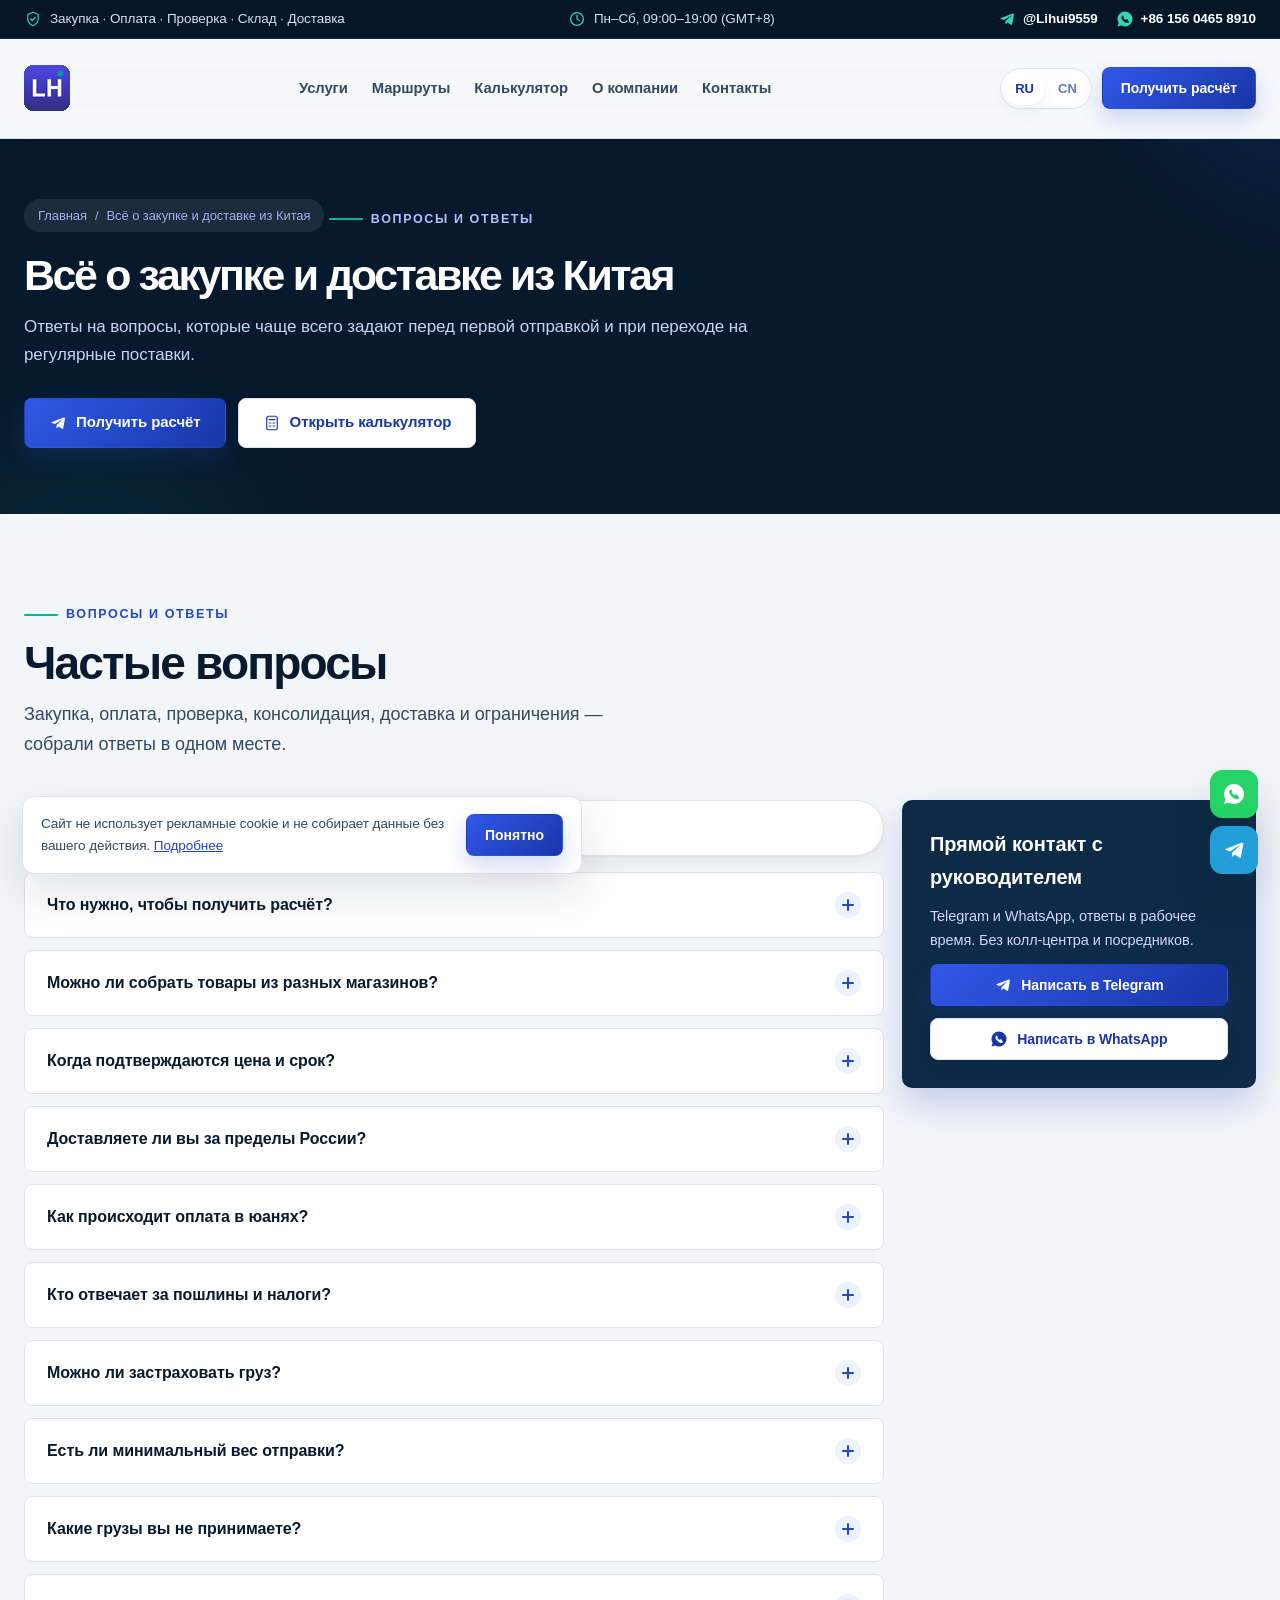
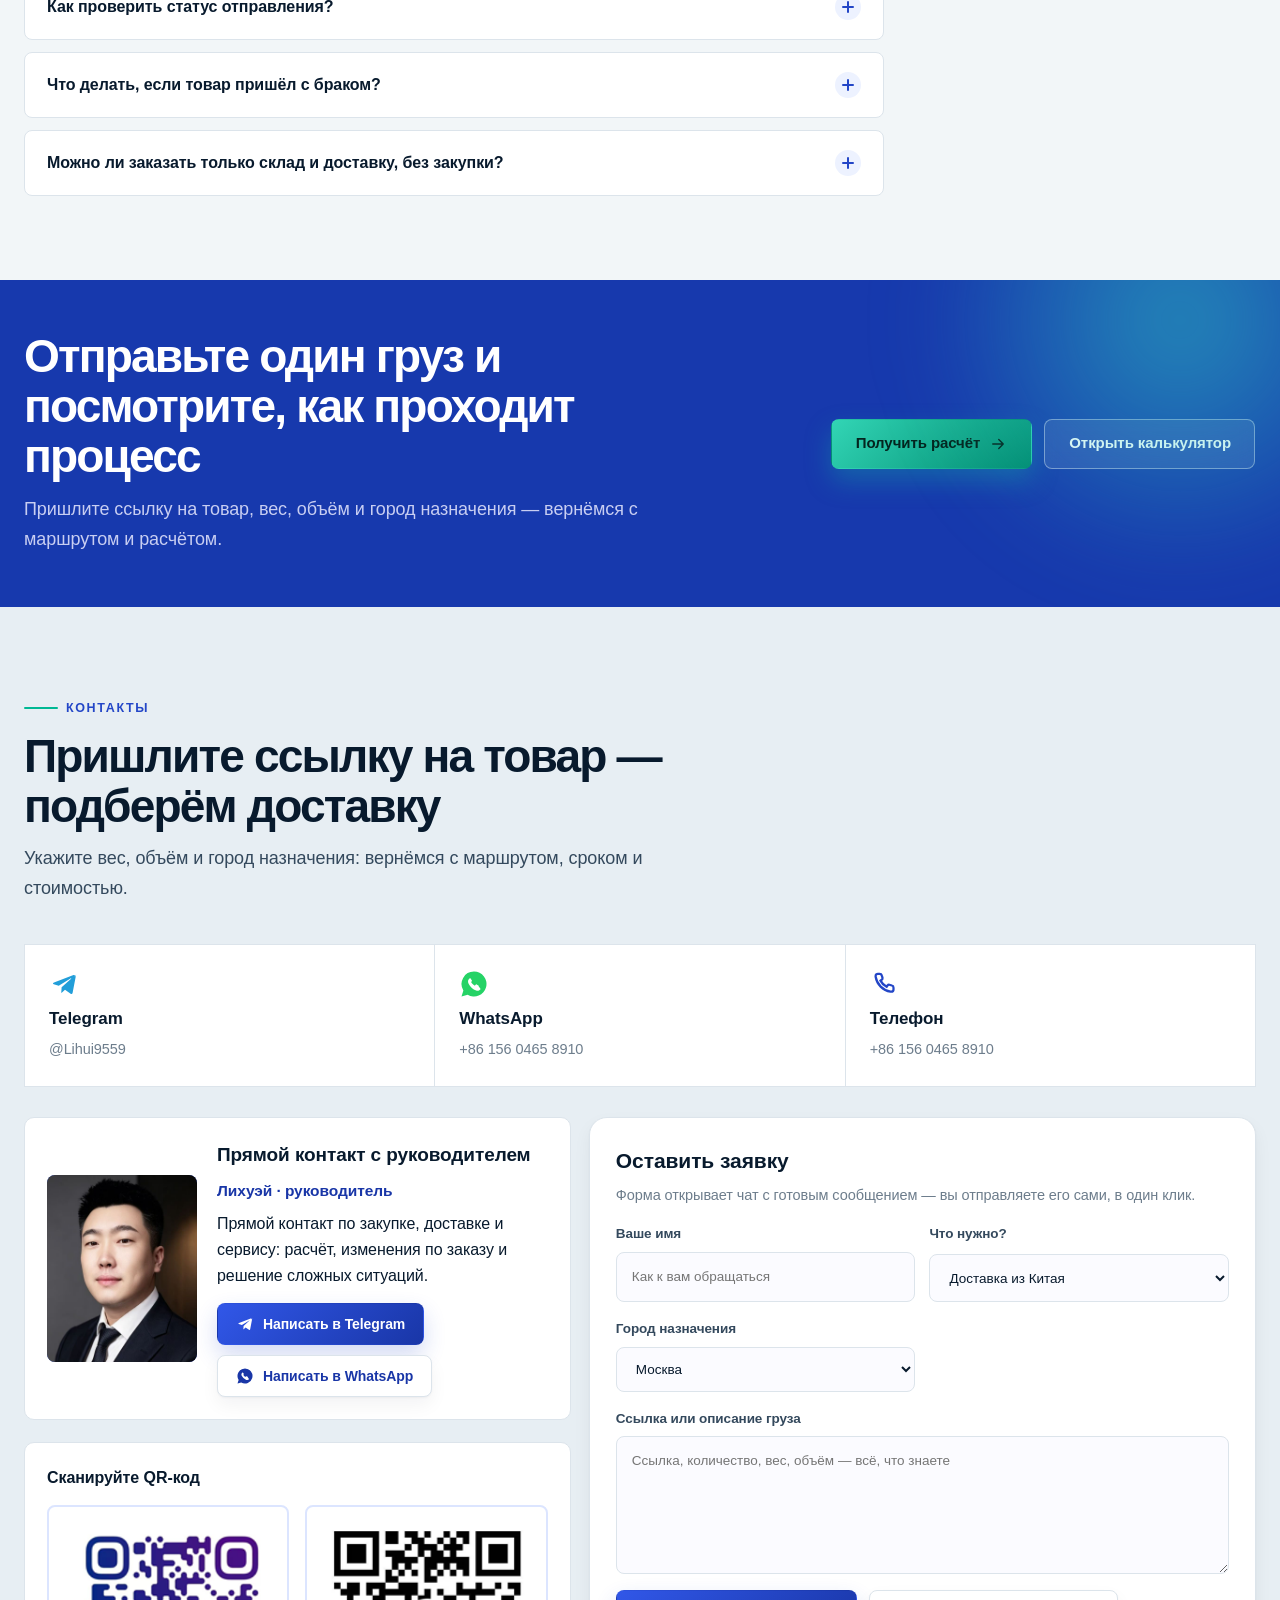
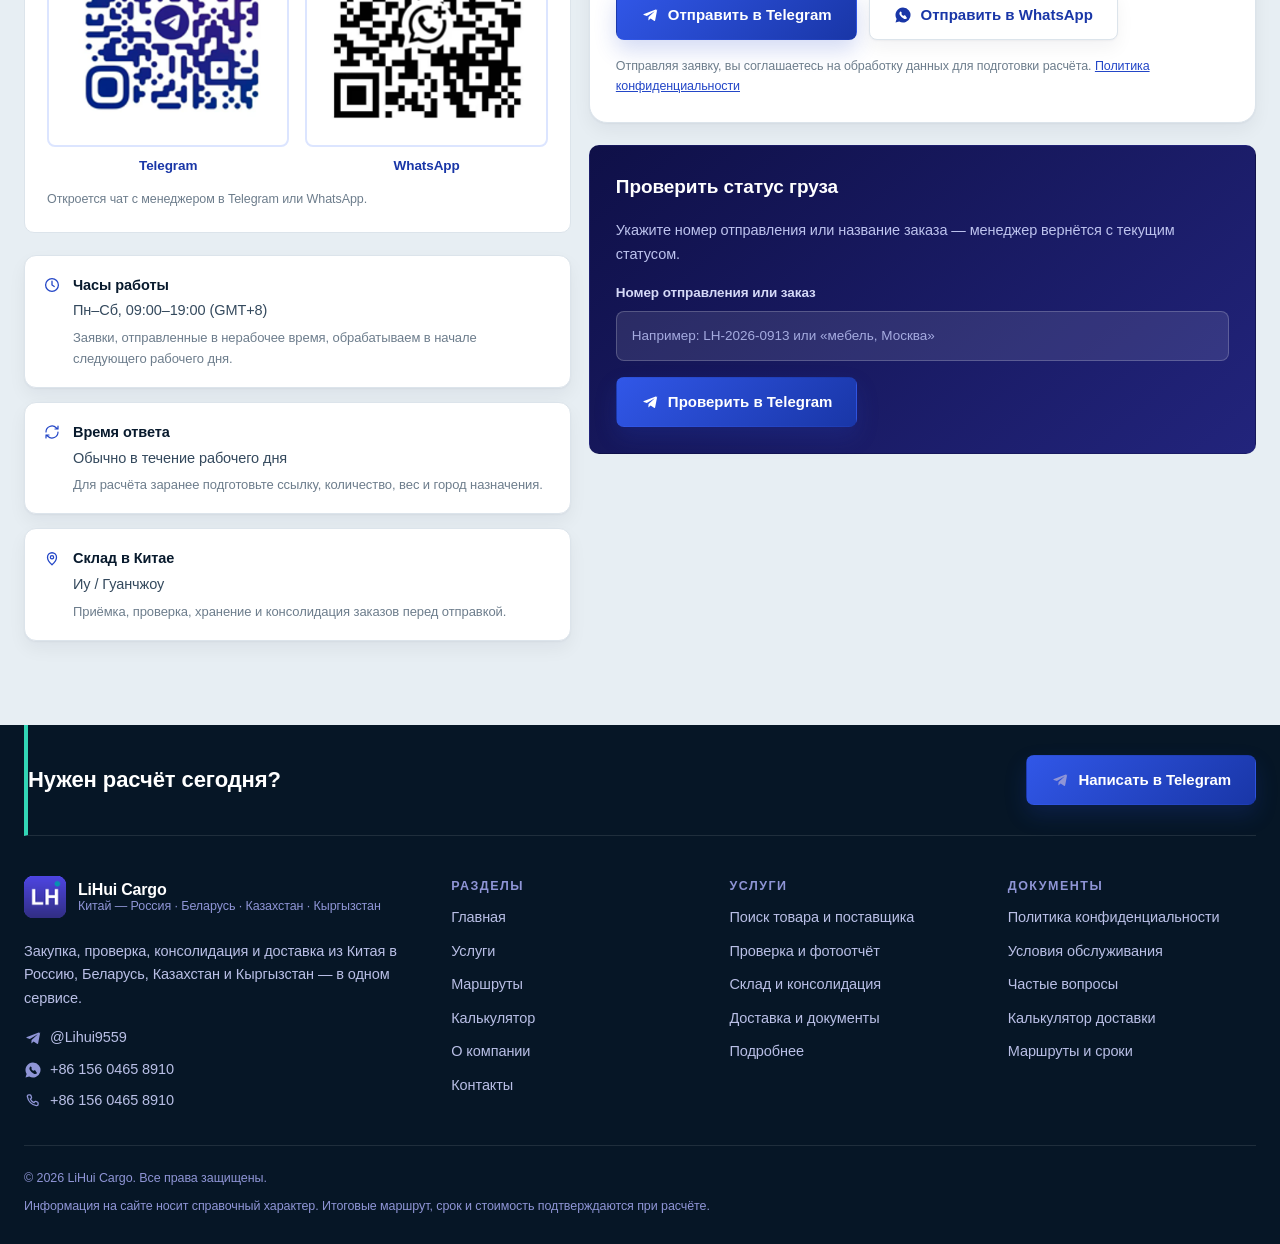
<file: faq.html>
<!DOCTYPE html>
<html lang="ru" data-lang="ru">
<head>
<meta charset="utf-8">
<meta name="viewport" content="width=device-width, initial-scale=1">
<title data-i18n-doctitle="meta.faq.title">Частые вопросы о закупке и доставке из Китая | LiHui Cargo</title>
<meta name="description" content="Ответы на частые вопросы: что нужно для расчёта, как оплатить в юанях, как проходит проверка, как объединить заказы из разных магазинов, кто отвечает за пошлины, какие грузы не принимаем." data-i18n-desc="meta.faq.desc">
<meta name="theme-color" content="#071a2d">
<meta name="robots" content="index, follow">
<link rel="canonical" href="https://www.lihui-cargo.ru/faq">
<link rel="icon" href="assets/brand/logo.png" type="image/png">
<link rel="apple-touch-icon" href="assets/brand/logo.png">
<link rel="manifest" href="site.webmanifest">
<meta property="og:type" content="website">
<meta property="og:site_name" content="LiHui Cargo">
<meta property="og:title" content="Частые вопросы о закупке и доставке из Китая | LiHui Cargo" data-i18n-ogtitle="meta.faq.title">
<meta property="og:description" content="Ответы на частые вопросы: что нужно для расчёта, как оплатить в юанях, как проходит проверка, как объединить заказы из разных магазинов, кто отвечает за пошлины, какие грузы не принимаем." data-i18n-ogdesc="meta.faq.desc">
<meta property="og:url" content="https://www.lihui-cargo.ru/faq">
<meta property="og:image" content="https://www.lihui-cargo.ru/assets/img/hero.jpg">
<meta property="og:locale" content="ru_RU">
<meta name="twitter:card" content="summary_large_image">
<meta name="twitter:title" content="Частые вопросы о закупке и доставке из Китая | LiHui Cargo" data-i18n-twtitle="meta.faq.title">
<meta name="twitter:description" content="Ответы на частые вопросы: что нужно для расчёта, как оплатить в юанях, как проходит проверка, как объединить заказы из разных магазинов, кто отвечает за пошлины, какие грузы не принимаем." data-i18n-twdesc="meta.faq.desc">
<meta name="twitter:image" content="https://www.lihui-cargo.ru/assets/img/hero.jpg">
<meta name="format-detection" content="telephone=no">
<link rel="stylesheet" href="assets/css/styles.css?v=20260914-2">
<script type="application/ld+json">[{"@context":"https://schema.org","@type":["Organization","LocalBusiness"],"name":"LiHui Cargo","url":"https://www.lihui-cargo.ru/","description":"Закупка, оплата, проверка, консолидация и доставка грузов из Китая в Россию и страны СНГ.","areaServed":["RU","BY","KZ","KG","CN"],"knowsLanguage":["ru","zh"],"contactPoint":[{"@type":"ContactPoint","contactType":"customer service","telephone":"+8615604658910","availableLanguage":["ru","zh"]},{"@type":"ContactPoint","contactType":"sales","url":"https://t.me/Lihui9559","availableLanguage":["ru","zh"]}],"sameAs":["https://t.me/Lihui9559","https://wa.me/8615604658910"]},{"@context":"https://schema.org","@type":"BreadcrumbList","itemListElement":[{"@type":"ListItem","position":1,"name":"Главная","item":"https://www.lihui-cargo.ru/"},{"@type":"ListItem","position":2,"name":"Вопросы","item":"https://www.lihui-cargo.ru/faq"}]},{"@context":"https://schema.org","@type":"FAQPage","mainEntity":[{"@type":"Question","name":"Что нужно, чтобы получить расчёт?","acceptedAnswer":{"@type":"Answer","text":"Ссылка или фото товара, количество, примерный вес и габариты упаковки, город назначения. Чем точнее данные, тем быстрее и точнее расчёт. Если габаритов нет — считаем по категории товара и подтверждаем после приёмки на складе."}},{"@type":"Question","name":"Можно ли собрать товары из разных магазинов?","acceptedAnswer":{"@type":"Answer","text":"Да. Все заказы приходят на наш склад в Китае, где мы сверяем количество, проверяем упаковку, при необходимости переупаковываем и отправляем одной партией. Консолидация обычно снижает стоимость доставки на единицу товара."}},{"@type":"Question","name":"Когда подтверждаются цена и срок?","acceptedAnswer":{"@type":"Answer","text":"Стоимость товара и услуги подтверждается до закупки, стоимость доставки — до отправки. Срок зависит от маршрута и способа доставки: например, авиа в Москву 2–4 дня, наземно 12–15 дней."}},{"@type":"Question","name":"Доставляете ли вы за пределы России?","acceptedAnswer":{"@type":"Answer","text":"Да. Работаем с Беларусью, Казахстаном и Кыргызстаном: есть прямые отправки в Минск и Бишкек, авиа и наземные маршруты в Алматы. Формат — сборный груз, целый контейнер или отдельное место."}},{"@type":"Question","name":"Как происходит оплата в юанях?","acceptedAnswer":{"@type":"Answer","text":"Вы переводите сумму заказа, мы оплачиваем поставщику в юанях и присылаем подтверждение оплаты. Если заказ собирается из нескольких магазинов, оплату можно провести одним сводным расчётом."}},{"@type":"Question","name":"Кто отвечает за пошлины и налоги?","acceptedAnswer":{"@type":"Answer","text":"Пошлины, налоги и требования страны назначения оплачивает получатель, если иное не согласовано заранее. Мы заранее предупреждаем о категориях, по которым возможны дополнительные платежи или ограничения."}},{"@type":"Question","name":"Можно ли застраховать груз?","acceptedAnswer":{"@type":"Answer","text":"Условия страхования и ответственности по конкретной отправке согласуем отдельно и фиксируем до отправки. Хрупкие и дорогие позиции отмечайте заранее — подберём упаковку и обсудим страховку."}},{"@type":"Question","name":"Есть ли минимальный вес отправки?","acceptedAnswer":{"@type":"Answer","text":"Минимальный вес и сборы зависят от направления и способа доставки. Для небольших отправок обычно выгоднее консолидация или сборный груз — уточним при расчёте по вашему городу."}},{"@type":"Question","name":"Какие грузы вы не принимаете?","acceptedAnswer":{"@type":"Answer","text":"Запрещённые к перевозке и обороту товары: оружие, наркотические средства, опасные химические и радиоактивные вещества, живые животные и растения без разрешительных документов, а также любые грузы с недостоверным описанием."}},{"@type":"Question","name":"Как проверить статус отправления?","acceptedAnswer":{"@type":"Answer","text":"Напишите в Telegram или WhatsApp и укажите номер отправления или название заказа — менеджер вернётся с текущим статусом и этапом маршрута."}},{"@type":"Question","name":"Что делать, если товар пришёл с браком?","acceptedAnswer":{"@type":"Answer","text":"Если проверка выявила дефект, мы фиксируем его на фото и до отправки связываемся с поставщиком по замене или возврату. Решение согласуем с вами до того, как груз уйдёт со склада."}},{"@type":"Question","name":"Можно ли заказать только склад и доставку, без закупки?","acceptedAnswer":{"@type":"Answer","text":"Да. Многие клиенты покупают сами, а нам передают приёмку, проверку, хранение, консолидацию и доставку. Можно взять любой отдельный этап или всю цепочку."}}]}]</script>
<script defer src="assets/js/i18n.js?v=20260914-2"></script>
<script defer src="assets/js/site.js?v=20260914-2"></script>
</head>
<body data-page="faq">
<a class="skip" href="#main" data-i18n="ui.skipLink">Перейти к содержанию</a>
<div class="topbar">
  <div class="container topbar__inner">
    <p class="topbar__note"><svg class="icon icon--sm" viewBox="0 0 24 24" aria-hidden="true"><path fill="none" stroke="currentColor" stroke-width="1.6" stroke-linejoin="round" d="M12 3l7 3v6c0 4-3 7-7 9-4-2-7-5-7-9V6l7-3Z"/><path fill="none" stroke="currentColor" stroke-width="1.6" stroke-linecap="round" stroke-linejoin="round" d="m9 12 2 2 4-4"/></svg><span data-i18n="top.note">Закупка · Оплата · Проверка · Склад · Доставка</span></p>
    <p class="topbar__hours"><svg class="icon icon--sm" viewBox="0 0 24 24" aria-hidden="true"><path fill="none" stroke="currentColor" stroke-width="1.7" stroke-linecap="round" d="M12 7v5l3 2"/><circle cx="12" cy="12" r="8.5" fill="none" stroke="currentColor" stroke-width="1.7"/></svg><span data-i18n="top.hours">Пн–Сб, 09:00–19:00 (GMT+8)</span></p>
    <p class="topbar__links">
      <a href="https://t.me/Lihui9559" target="_blank" rel="noopener"><svg class="icon icon--sm" viewBox="0 0 24 24" aria-hidden="true"><path fill="currentColor" d="M21.7 4.3 18.9 19c-.2 1-.8 1.3-1.6.8l-4.5-3.3-2.2 2.1c-.2.3-.5.4-.8.4l.3-4.4 7.6-6.9c.3-.3 0-.5-.5-.2l-9.4 5.9-4-1.3c-.9-.3-.9-.9.2-1.3l15.6-6c.7-.3 1.4.2 1.1 1.5Z"/></svg>@Lihui9559</a>
      <a href="https://wa.me/8615604658910" target="_blank" rel="noopener"><svg class="icon icon--sm" viewBox="0 0 24 24" aria-hidden="true"><path fill="currentColor" d="M12 2a10 10 0 0 0-8.5 15.2L2 22l4.9-1.4A10 10 0 1 0 12 2Zm5.3 14c-.2.6-1.3 1.2-1.8 1.3-.5.1-1.1.1-1.8-.1a11 11 0 0 1-5.9-5.2c-.5-1-.7-1.9-.5-2.7.1-.5.6-1.4 1.1-1.7.3-.2.7-.2 1 .1l.9 1.4c.1.2.1.3 0 .5l-.4.6c-.1.2-.2.3 0 .6.4.7 1.5 1.9 2.4 2.3.2.1.4.1.5 0l.7-.7c.2-.2.4-.2.6-.1l1.4.8c.2.1.3.4.2.7Z"/></svg>+86 156 0465 8910</a>
    </p>
  </div>
</div>
<header class="header" id="header">
  <div class="container">
    <div class="header__bar" id="headerBar">
      <a class="brand" href="index.html" aria-label="LiHui Cargo">
        <img class="brand__logo" src="assets/brand/logo.png" width="46" height="46" alt="" aria-hidden="true" decoding="async">
      </a>
      <nav class="nav" aria-label="Основная навигация" data-i18n-aria="nav.aria"><a href="services.html" data-i18n="nav.services">Услуги</a><a href="routes.html" data-i18n="nav.routes">Маршруты</a><a href="calculator.html" data-i18n="nav.calculator">Калькулятор</a><a href="about.html" data-i18n="nav.about">О компании</a><a href="contacts.html" data-i18n="nav.contacts">Контакты</a></nav>
      <div class="header__side">
        <div class="lang" role="group" aria-label="Язык сайта" data-i18n-aria="ui.langLabel">
    <button type="button" data-lang="ru" aria-pressed="true">RU</button><button type="button" data-lang="zh" aria-pressed="false">CN</button>
  </div>
        <a class="btn btn--primary btn--sm header__cta" href="contacts.html#request">
          <span data-i18n="ui.requestQuote">Получить расчёт</span>
        </a>
        <button class="burger" id="burger" type="button" aria-expanded="false" aria-controls="drawer" aria-label="Меню" data-i18n-aria="ui.menu"><svg class="icon" viewBox="0 0 24 24" aria-hidden="true"><path fill="none" stroke="currentColor" stroke-width="1.8" stroke-linecap="round" d="M4 7h16M4 12h16M4 17h16"/></svg></button>
      </div>
    </div>
  </div>
  <nav class="drawer" id="drawer" aria-label="Основная навигация" data-i18n-aria="nav.aria" hidden>
    <div class="drawer__links"><a href="index.html" data-i18n="nav.home">Главная</a><a href="services.html" data-i18n="nav.services">Услуги</a><a href="routes.html" data-i18n="nav.routes">Маршруты</a><a href="calculator.html" data-i18n="nav.calculator">Калькулятор</a><a href="about.html" data-i18n="nav.about">О компании</a><a href="contacts.html" data-i18n="nav.contacts">Контакты</a></div>
    <div class="drawer__foot">
      <div class="lang lang--drawer" role="group" aria-label="Язык сайта" data-i18n-aria="ui.langLabel">
    <button type="button" data-lang="ru" aria-pressed="true">RU</button><button type="button" data-lang="zh" aria-pressed="false">CN</button>
  </div>
      <a class="btn btn--primary" href="contacts.html#request"><span data-i18n="ui.requestQuote">Получить расчёт</span></a>
      <a class="btn btn--ghost" href="https://wa.me/8615604658910" target="_blank" rel="noopener"><svg class="icon icon--sm" viewBox="0 0 24 24" aria-hidden="true"><path fill="currentColor" d="M12 2a10 10 0 0 0-8.5 15.2L2 22l4.9-1.4A10 10 0 1 0 12 2Zm5.3 14c-.2.6-1.3 1.2-1.8 1.3-.5.1-1.1.1-1.8-.1a11 11 0 0 1-5.9-5.2c-.5-1-.7-1.9-.5-2.7.1-.5.6-1.4 1.1-1.7.3-.2.7-.2 1 .1l.9 1.4c.1.2.1.3 0 .5l-.4.6c-.1.2-.2.3 0 .6.4.7 1.5 1.9 2.4 2.3.2.1.4.1.5 0l.7-.7c.2-.2.4-.2.6-.1l1.4.8c.2.1.3.4.2.7Z"/></svg><span data-i18n="ui.writeWa">Написать в WhatsApp</span></a>
    </div>
  </nav>
</header>
<button class="progress" id="progress" type="button" aria-label="Наверх" data-i18n-aria="ui.top"><span></span></button>
<main id="main">
<section class="pagehead">
  <div class="container">
    <nav class="crumbs" aria-label="Breadcrumb">
      <a href="index.html" data-i18n="ui.breadcrumbHome">Главная</a>
      <span aria-hidden="true">/</span>
      <span data-i18n="page.faq.title">Всё о закупке и доставке из Китая</span>
    </nav>
    <p class="eyebrow" data-i18n="page.faq.eyebrow">Вопросы и ответы</p>
    <h1 class="h1" data-i18n="page.faq.title">Всё о закупке и доставке из Китая</h1>
    <p class="lead" data-i18n="page.faq.lead">Ответы на вопросы, которые чаще всего задают перед первой отправкой и при переходе на регулярные поставки.</p>
    <div class="pagehead__actions">
        <a class="btn btn--primary" href="contacts.html#request"><svg class="icon icon--sm" viewBox="0 0 24 24" aria-hidden="true"><path fill="currentColor" d="M21.7 4.3 18.9 19c-.2 1-.8 1.3-1.6.8l-4.5-3.3-2.2 2.1c-.2.3-.5.4-.8.4l.3-4.4 7.6-6.9c.3-.3 0-.5-.5-.2l-9.4 5.9-4-1.3c-.9-.3-.9-.9.2-1.3l15.6-6c.7-.3 1.4.2 1.1 1.5Z"/></svg><span data-i18n="ui.requestQuote">Получить расчёт</span></a>
        <a class="btn btn--ghost" href="calculator.html"><svg class="icon icon--sm" viewBox="0 0 24 24" aria-hidden="true"><rect x="5" y="3" width="14" height="18" rx="2" fill="none" stroke="currentColor" stroke-width="1.6"/><path fill="none" stroke="currentColor" stroke-width="1.6" stroke-linecap="round" d="M8.5 7.5h7M8.5 12h2m3 0h2m-7 4h2m3 0h2"/></svg><span data-i18n="ui.openCalc">Открыть калькулятор</span></a>
      </div>
  </div>
</section>
<section class="section" id="faq">
  <div class="container">
    <div class="section__head">
<p class="eyebrow" data-i18n="page.faq.eyebrow">Вопросы и ответы</p>
<h2 class="h2" data-i18n="faq.title">Частые вопросы</h2>
<p class="lead" data-i18n="faq.lead">Закупка, оплата, проверка, консолидация, доставка и ограничения — собрали ответы в одном месте.</p>
</div>
    <div class="faq-layout">
      <div class="faq__col">
        <div class="faq__tools">
          <label class="search">
            <span class="sr-only" data-i18n="faq.searchLabel">Поиск по вопросам</span>
            <span class="search__icon"><svg class="icon icon--sm" viewBox="0 0 24 24" aria-hidden="true"><circle cx="11" cy="11" r="6" fill="none" stroke="currentColor" stroke-width="1.7"/><path fill="none" stroke="currentColor" stroke-width="1.7" stroke-linecap="round" d="m20 20-4.2-4.2"/></svg></span>
            <input type="search" id="faqSearch" autocomplete="off" placeholder="Найти вопрос: оплата, сроки, пошлины…" data-i18n-ph="faq.searchPh">
          </label>
        </div>
        <div class="faq"><details class="faq__item">
      <summary><span data-i18n="faq.q1">Что нужно, чтобы получить расчёт?</span><span class="faq__mark" aria-hidden="true"></span></summary>
      <div class="faq__answer"><p data-i18n="faq.a1">Ссылка или фото товара, количество, примерный вес и габариты упаковки, город назначения. Чем точнее данные, тем быстрее и точнее расчёт. Если габаритов нет — считаем по категории товара и подтверждаем после приёмки на складе.</p></div>
    </details><details class="faq__item">
      <summary><span data-i18n="faq.q2">Можно ли собрать товары из разных магазинов?</span><span class="faq__mark" aria-hidden="true"></span></summary>
      <div class="faq__answer"><p data-i18n="faq.a2">Да. Все заказы приходят на наш склад в Китае, где мы сверяем количество, проверяем упаковку, при необходимости переупаковываем и отправляем одной партией. Консолидация обычно снижает стоимость доставки на единицу товара.</p></div>
    </details><details class="faq__item">
      <summary><span data-i18n="faq.q3">Когда подтверждаются цена и срок?</span><span class="faq__mark" aria-hidden="true"></span></summary>
      <div class="faq__answer"><p data-i18n="faq.a3">Стоимость товара и услуги подтверждается до закупки, стоимость доставки — до отправки. Срок зависит от маршрута и способа доставки: например, авиа в Москву 2–4 дня, наземно 12–15 дней.</p></div>
    </details><details class="faq__item">
      <summary><span data-i18n="faq.q4">Доставляете ли вы за пределы России?</span><span class="faq__mark" aria-hidden="true"></span></summary>
      <div class="faq__answer"><p data-i18n="faq.a4">Да. Работаем с Беларусью, Казахстаном и Кыргызстаном: есть прямые отправки в Минск и Бишкек, авиа и наземные маршруты в Алматы. Формат — сборный груз, целый контейнер или отдельное место.</p></div>
    </details><details class="faq__item">
      <summary><span data-i18n="faq.q5">Как происходит оплата в юанях?</span><span class="faq__mark" aria-hidden="true"></span></summary>
      <div class="faq__answer"><p data-i18n="faq.a5">Вы переводите сумму заказа, мы оплачиваем поставщику в юанях и присылаем подтверждение оплаты. Если заказ собирается из нескольких магазинов, оплату можно провести одним сводным расчётом.</p></div>
    </details><details class="faq__item">
      <summary><span data-i18n="faq.q6">Кто отвечает за пошлины и налоги?</span><span class="faq__mark" aria-hidden="true"></span></summary>
      <div class="faq__answer"><p data-i18n="faq.a6">Пошлины, налоги и требования страны назначения оплачивает получатель, если иное не согласовано заранее. Мы заранее предупреждаем о категориях, по которым возможны дополнительные платежи или ограничения.</p></div>
    </details><details class="faq__item">
      <summary><span data-i18n="faq.q7">Можно ли застраховать груз?</span><span class="faq__mark" aria-hidden="true"></span></summary>
      <div class="faq__answer"><p data-i18n="faq.a7">Условия страхования и ответственности по конкретной отправке согласуем отдельно и фиксируем до отправки. Хрупкие и дорогие позиции отмечайте заранее — подберём упаковку и обсудим страховку.</p></div>
    </details><details class="faq__item">
      <summary><span data-i18n="faq.q8">Есть ли минимальный вес отправки?</span><span class="faq__mark" aria-hidden="true"></span></summary>
      <div class="faq__answer"><p data-i18n="faq.a8">Минимальный вес и сборы зависят от направления и способа доставки. Для небольших отправок обычно выгоднее консолидация или сборный груз — уточним при расчёте по вашему городу.</p></div>
    </details><details class="faq__item">
      <summary><span data-i18n="faq.q9">Какие грузы вы не принимаете?</span><span class="faq__mark" aria-hidden="true"></span></summary>
      <div class="faq__answer"><p data-i18n="faq.a9">Запрещённые к перевозке и обороту товары: оружие, наркотические средства, опасные химические и радиоактивные вещества, живые животные и растения без разрешительных документов, а также любые грузы с недостоверным описанием.</p></div>
    </details><details class="faq__item">
      <summary><span data-i18n="faq.q10">Как проверить статус отправления?</span><span class="faq__mark" aria-hidden="true"></span></summary>
      <div class="faq__answer"><p data-i18n="faq.a10">Напишите в Telegram или WhatsApp и укажите номер отправления или название заказа — менеджер вернётся с текущим статусом и этапом маршрута.</p></div>
    </details><details class="faq__item">
      <summary><span data-i18n="faq.q11">Что делать, если товар пришёл с браком?</span><span class="faq__mark" aria-hidden="true"></span></summary>
      <div class="faq__answer"><p data-i18n="faq.a11">Если проверка выявила дефект, мы фиксируем его на фото и до отправки связываемся с поставщиком по замене или возврату. Решение согласуем с вами до того, как груз уйдёт со склада.</p></div>
    </details><details class="faq__item">
      <summary><span data-i18n="faq.q12">Можно ли заказать только склад и доставку, без закупки?</span><span class="faq__mark" aria-hidden="true"></span></summary>
      <div class="faq__answer"><p data-i18n="faq.a12">Да. Многие клиенты покупают сами, а нам передают приёмку, проверку, хранение, консолидацию и доставку. Можно взять любой отдельный этап или всю цепочку.</p></div>
    </details></div>
        <p class="faq__empty" id="faqEmpty" hidden data-i18n="faq.searchEmpty">По этому запросу ничего не нашлось. Напишите нам — ответим лично.</p>
      </div>
      <aside class="faq__side">
        <div class="faq-card">
          <h3 data-i18n="contact.directTitle">Прямой контакт с руководителем</h3>
          <p data-i18n="contact.directDesc">Telegram и WhatsApp, ответы в рабочее время. Без колл-центра и посредников.</p>
          <a class="btn btn--primary btn--sm" href="https://t.me/Lihui9559" target="_blank" rel="noopener"><svg class="icon icon--sm" viewBox="0 0 24 24" aria-hidden="true"><path fill="currentColor" d="M21.7 4.3 18.9 19c-.2 1-.8 1.3-1.6.8l-4.5-3.3-2.2 2.1c-.2.3-.5.4-.8.4l.3-4.4 7.6-6.9c.3-.3 0-.5-.5-.2l-9.4 5.9-4-1.3c-.9-.3-.9-.9.2-1.3l15.6-6c.7-.3 1.4.2 1.1 1.5Z"/></svg><span data-i18n="ui.writeTg">Написать в Telegram</span></a>
          <a class="btn btn--ghost btn--sm" href="https://wa.me/8615604658910" target="_blank" rel="noopener"><svg class="icon icon--sm" viewBox="0 0 24 24" aria-hidden="true"><path fill="currentColor" d="M12 2a10 10 0 0 0-8.5 15.2L2 22l4.9-1.4A10 10 0 1 0 12 2Zm5.3 14c-.2.6-1.3 1.2-1.8 1.3-.5.1-1.1.1-1.8-.1a11 11 0 0 1-5.9-5.2c-.5-1-.7-1.9-.5-2.7.1-.5.6-1.4 1.1-1.7.3-.2.7-.2 1 .1l.9 1.4c.1.2.1.3 0 .5l-.4.6c-.1.2-.2.3 0 .6.4.7 1.5 1.9 2.4 2.3.2.1.4.1.5 0l.7-.7c.2-.2.4-.2.6-.1l1.4.8c.2.1.3.4.2.7Z"/></svg><span data-i18n="ui.writeWa">Написать в WhatsApp</span></a>
          
        </div>
      </aside>
    </div>
  </div>
</section>
<section class="band">
  <div class="container band__inner">
    <div>
      <h2 class="h2 h2--light" data-i18n="cta.title">Отправьте один груз и посмотрите, как проходит процесс</h2>
      <p class="lead lead--light" data-i18n="cta.desc">Пришлите ссылку на товар, вес, объём и город назначения — вернёмся с маршрутом и расчётом.</p>
    </div>
    <div class="band__actions">
      <a class="btn btn--accent" href="contacts.html#request"><span data-i18n="cta.btn1">Получить расчёт</span><svg class="icon icon--sm" viewBox="0 0 24 24" aria-hidden="true"><path fill="none" stroke="currentColor" stroke-width="1.8" stroke-linecap="round" stroke-linejoin="round" d="M5 12h14m-6-6 6 6-6 6"/></svg></a>
      <a class="btn btn--ghost btn--ghost-light" href="calculator.html"><span data-i18n="cta.btn2">Открыть калькулятор</span></a>
    </div>
  </div>
</section>
<section class="section section--alt" id="contacts">
  <div class="container">
    <div class="section__head">
<p class="eyebrow" data-i18n="contact.eyebrow">Контакты</p>
<h2 class="h2" data-i18n="contact.title">Пришлите ссылку на товар — подберём доставку</h2>
<p class="lead" data-i18n="contact.lead">Укажите вес, объём и город назначения: вернёмся с маршрутом, сроком и стоимостью.</p>
</div>
    <div class="channels">
  <a class="channel channel--tg" href="https://t.me/Lihui9559" target="_blank" rel="noopener">
    <svg class="icon" viewBox="0 0 24 24" aria-hidden="true"><path fill="currentColor" d="M21.7 4.3 18.9 19c-.2 1-.8 1.3-1.6.8l-4.5-3.3-2.2 2.1c-.2.3-.5.4-.8.4l.3-4.4 7.6-6.9c.3-.3 0-.5-.5-.2l-9.4 5.9-4-1.3c-.9-.3-.9-.9.2-1.3l15.6-6c.7-.3 1.4.2 1.1 1.5Z"/></svg>
    <strong data-i18n="ui.telegram">Telegram</strong>
    <span>@Lihui9559</span>
  </a>
  <a class="channel channel--wa" href="https://wa.me/8615604658910" target="_blank" rel="noopener">
    <svg class="icon" viewBox="0 0 24 24" aria-hidden="true"><path fill="currentColor" d="M12 2a10 10 0 0 0-8.5 15.2L2 22l4.9-1.4A10 10 0 1 0 12 2Zm5.3 14c-.2.6-1.3 1.2-1.8 1.3-.5.1-1.1.1-1.8-.1a11 11 0 0 1-5.9-5.2c-.5-1-.7-1.9-.5-2.7.1-.5.6-1.4 1.1-1.7.3-.2.7-.2 1 .1l.9 1.4c.1.2.1.3 0 .5l-.4.6c-.1.2-.2.3 0 .6.4.7 1.5 1.9 2.4 2.3.2.1.4.1.5 0l.7-.7c.2-.2.4-.2.6-.1l1.4.8c.2.1.3.4.2.7Z"/></svg>
    <strong data-i18n="ui.whatsapp">WhatsApp</strong>
    <span>+86 156 0465 8910</span>
  </a>
  <a class="channel" href="tel:+8615604658910">
    <svg class="icon" viewBox="0 0 24 24" aria-hidden="true"><path fill="none" stroke="currentColor" stroke-width="1.8" stroke-linecap="round" d="M4.5 5.6c0-1 .8-1.8 1.8-1.8h1.4c.8 0 1.5.5 1.7 1.3l.6 2c.1.6-.1 1.2-.6 1.5l-1 .7a11 11 0 0 0 4.9 4.9l.7-1c.4-.5 1-.7 1.5-.6l2 .6c.8.2 1.3.9 1.3 1.7v1.4c0 1-.8 1.8-1.8 1.8h-.6A14.4 14.4 0 0 1 4.5 6.2v-.6Z"/></svg>
    <strong data-i18n="ui.phone">Телефон</strong>
    <span>+86 156 0465 8910</span>
  </a>
</div>
    <div class="contact-grid">
      <div class="contact-grid__aside">
        <div class="ceo">
  <figure class="ceo__photo">
    <img src="assets/img/ceo.jpg" alt="Лихуэй · руководитель" loading="lazy" decoding="async">
  </figure>
  <div class="ceo__text">
    <p class="h3" data-i18n="contact.directTitle">Прямой контакт с руководителем</p>
    <p class="ceo__name" data-i18n="contact.ceoName">Лихуэй · руководитель</p>
    <p data-i18n="contact.ceoDesc">Прямой контакт по закупке, доставке и сервису: расчёт, изменения по заказу и решение сложных ситуаций.</p>
    <div class="ceo__actions">
      <a class="btn btn--primary btn--sm" href="https://t.me/Lihui9559" target="_blank" rel="noopener"><svg class="icon icon--sm" viewBox="0 0 24 24" aria-hidden="true"><path fill="currentColor" d="M21.7 4.3 18.9 19c-.2 1-.8 1.3-1.6.8l-4.5-3.3-2.2 2.1c-.2.3-.5.4-.8.4l.3-4.4 7.6-6.9c.3-.3 0-.5-.5-.2l-9.4 5.9-4-1.3c-.9-.3-.9-.9.2-1.3l15.6-6c.7-.3 1.4.2 1.1 1.5Z"/></svg><span data-i18n="ui.writeTg">Написать в Telegram</span></a>
      <a class="btn btn--ghost btn--sm" href="https://wa.me/8615604658910" target="_blank" rel="noopener"><svg class="icon icon--sm" viewBox="0 0 24 24" aria-hidden="true"><path fill="currentColor" d="M12 2a10 10 0 0 0-8.5 15.2L2 22l4.9-1.4A10 10 0 1 0 12 2Zm5.3 14c-.2.6-1.3 1.2-1.8 1.3-.5.1-1.1.1-1.8-.1a11 11 0 0 1-5.9-5.2c-.5-1-.7-1.9-.5-2.7.1-.5.6-1.4 1.1-1.7.3-.2.7-.2 1 .1l.9 1.4c.1.2.1.3 0 .5l-.4.6c-.1.2-.2.3 0 .6.4.7 1.5 1.9 2.4 2.3.2.1.4.1.5 0l.7-.7c.2-.2.4-.2.6-.1l1.4.8c.2.1.3.4.2.7Z"/></svg><span data-i18n="ui.writeWa">Написать в WhatsApp</span></a>
    </div>
  </div>
</div>
        <div class="qr">
  <p class="qr__title" data-i18n="contact.qrTitle">Сканируйте QR-код</p>
  <div class="qr__items">
    <figure class="qr__item">
      <span class="qr__frame"><img src="assets/img/qr-telegram.png" alt="Telegram QR" loading="lazy" decoding="async"></span>
      <figcaption data-i18n="contact.qrTg">Telegram</figcaption>
    </figure>
    <figure class="qr__item">
      <span class="qr__frame"><img src="assets/img/qr-whatsapp.png" alt="WhatsApp QR" loading="lazy" decoding="async"></span>
      <figcaption data-i18n="contact.qrWa">WhatsApp</figcaption>
    </figure>
  </div>
  <p class="qr__note" data-i18n="contact.qrNote">Откроется чат с менеджером в Telegram или WhatsApp.</p>
</div>
        <ul class="facts">
  <li><svg class="icon icon--sm" viewBox="0 0 24 24" aria-hidden="true"><path fill="none" stroke="currentColor" stroke-width="1.7" stroke-linecap="round" d="M12 7v5l3 2"/><circle cx="12" cy="12" r="8.5" fill="none" stroke="currentColor" stroke-width="1.7"/></svg><span><strong data-i18n="contact.hoursTitle">Часы работы</strong> <span data-i18n="contact.hoursValue">Пн–Сб, 09:00–19:00 (GMT+8)</span><em data-i18n="contact.hoursNote">Заявки, отправленные в нерабочее время, обрабатываем в начале следующего рабочего дня.</em></span></li>
  <li><svg class="icon icon--sm" viewBox="0 0 24 24" aria-hidden="true"><path fill="none" stroke="currentColor" stroke-width="1.6" stroke-linecap="round" stroke-linejoin="round" d="M4 12a8 8 0 0 1 13.6-5.7L20 8m0-4v4h-4M20 12a8 8 0 0 1-13.6 5.7L4 16m0 4v-4h4"/></svg><span><strong data-i18n="contact.replyTitle">Время ответа</strong> <span data-i18n="contact.replyValue">Обычно в течение рабочего дня</span><em data-i18n="contact.replyNote">Для расчёта заранее подготовьте ссылку, количество, вес и город назначения.</em></span></li>
  <li><svg class="icon icon--sm" viewBox="0 0 24 24" aria-hidden="true"><path fill="none" stroke="currentColor" stroke-width="1.7" stroke-linejoin="round" d="M12 21s6-5.2 6-10a6 6 0 1 0-12 0c0 4.8 6 10 6 10Z"/><circle cx="12" cy="11" r="2.2" fill="none" stroke="currentColor" stroke-width="1.7"/></svg><span><strong data-i18n="contact.chinaTitle">Склад в Китае</strong> <span data-i18n="contact.chinaValue">Иу / Гуанчжоу</span><em data-i18n="contact.chinaNote">Приёмка, проверка, хранение и консолидация заказов перед отправкой.</em></span></li>
</ul>
      </div>
      <div class="contact-grid__main" id="request">
        <form class="form" id="requestForm" novalidate>
  <p class="form__title"><span data-i18n="contact.formTitle">Оставить заявку</span></p>
  <p class="form__desc" data-i18n="contact.formDesc">Форма открывает чат с готовым сообщением — вы отправляете его сами, в один клик.</p>
  <div class="form__row">
    <label class="field"><span data-i18n="contact.formName">Ваше имя</span><input type="text" id="reqName" autocomplete="name" placeholder="Как к вам обращаться" data-i18n-ph="contact.formNamePh"></label>
    <label class="field"><span data-i18n="contact.formTopic">Что нужно?</span><select id="reqTopic"><option value="contact.topicDelivery" data-i18n="contact.topicDelivery">Доставка из Китая</option><option value="contact.topicPurchase" data-i18n="contact.topicPurchase">Закупка и поиск поставщика</option><option value="contact.topicPayment" data-i18n="contact.topicPayment">Оплата в юанях</option><option value="contact.topicInspection" data-i18n="contact.topicInspection">Проверка и фотоотчёт</option><option value="contact.topicWarehouse" data-i18n="contact.topicWarehouse">Склад и консолидация</option><option value="contact.topicFactory" data-i18n="contact.topicFactory">Кастомизация на фабрике</option><option value="contact.topicOther" data-i18n="contact.topicOther">Другой запрос</option></select></label>
  </div>
  <div class="form__row">
    <label class="field"><span data-i18n="contact.formDest">Город назначения</span><select id="reqCity"><option value="moscow" data-i18n="city.moscow">Москва</option><option value="nsk" data-i18n="city.nsk">Новосибирск</option><option value="minsk" data-i18n="city.minsk">Минск</option><option value="almaty" data-i18n="city.almaty">Алматы</option><option value="bishkek" data-i18n="city.bishkek">Бишкек</option></select></label>
  </div>
  <label class="field"><span data-i18n="contact.formMsg">Ссылка или описание груза</span><textarea id="reqMsg" rows="5" placeholder="Ссылка, количество, вес, объём — всё, что знаете" data-i18n-ph="contact.formMsgPh"></textarea></label>
  <div class="form__actions">
    <button class="btn btn--primary" type="submit"><svg class="icon icon--sm" viewBox="0 0 24 24" aria-hidden="true"><path fill="currentColor" d="M21.7 4.3 18.9 19c-.2 1-.8 1.3-1.6.8l-4.5-3.3-2.2 2.1c-.2.3-.5.4-.8.4l.3-4.4 7.6-6.9c.3-.3 0-.5-.5-.2l-9.4 5.9-4-1.3c-.9-.3-.9-.9.2-1.3l15.6-6c.7-.3 1.4.2 1.1 1.5Z"/></svg><span data-i18n="contact.formSubmit">Отправить в Telegram</span></button>
    <button class="btn btn--ghost" type="button" id="reqWa"><svg class="icon icon--sm" viewBox="0 0 24 24" aria-hidden="true"><path fill="currentColor" d="M12 2a10 10 0 0 0-8.5 15.2L2 22l4.9-1.4A10 10 0 1 0 12 2Zm5.3 14c-.2.6-1.3 1.2-1.8 1.3-.5.1-1.1.1-1.8-.1a11 11 0 0 1-5.9-5.2c-.5-1-.7-1.9-.5-2.7.1-.5.6-1.4 1.1-1.7.3-.2.7-.2 1 .1l.9 1.4c.1.2.1.3 0 .5l-.4.6c-.1.2-.2.3 0 .6.4.7 1.5 1.9 2.4 2.3.2.1.4.1.5 0l.7-.7c.2-.2.4-.2.6-.1l1.4.8c.2.1.3.4.2.7Z"/></svg><span data-i18n="contact.formSubmitWa">Отправить в WhatsApp</span></button>
  </div>
  <p class="form__legal"><span data-i18n="ui.consent">Отправляя заявку, вы соглашаетесь на обработку данных для подготовки расчёта.</span> <a href="privacy.html" data-i18n="ui.consentLegal">Политика конфиденциальности</a></p>
</form>
        <form class="track" id="trackForm" novalidate>
  <h3 data-i18n="contact.trackTitle">Проверить статус груза</h3>
  <p data-i18n="contact.trackDesc">Укажите номер отправления или название заказа — менеджер вернётся с текущим статусом.</p>
  <label class="field"><span data-i18n="contact.trackLabel">Номер отправления или заказ</span><input type="text" id="trackInput" placeholder="Например: LH-2026-0913 или «мебель, Москва»" data-i18n-ph="contact.trackPh"></label>
  <button class="btn btn--primary" type="submit"><svg class="icon icon--sm" viewBox="0 0 24 24" aria-hidden="true"><path fill="currentColor" d="M21.7 4.3 18.9 19c-.2 1-.8 1.3-1.6.8l-4.5-3.3-2.2 2.1c-.2.3-.5.4-.8.4l.3-4.4 7.6-6.9c.3-.3 0-.5-.5-.2l-9.4 5.9-4-1.3c-.9-.3-.9-.9.2-1.3l15.6-6c.7-.3 1.4.2 1.1 1.5Z"/></svg><span data-i18n="contact.trackBtn">Проверить в Telegram</span></button>
</form>
      </div>
    </div>
  </div>
</section>
</main>
<footer class="footer">
  <div class="container footer__cta">
    <p data-i18n="footer.ctaTitle">Нужен расчёт сегодня?</p>
    <a class="btn btn--primary" href="https://t.me/Lihui9559" target="_blank" rel="noopener"><svg class="icon icon--sm" viewBox="0 0 24 24" aria-hidden="true"><path fill="currentColor" d="M21.7 4.3 18.9 19c-.2 1-.8 1.3-1.6.8l-4.5-3.3-2.2 2.1c-.2.3-.5.4-.8.4l.3-4.4 7.6-6.9c.3-.3 0-.5-.5-.2l-9.4 5.9-4-1.3c-.9-.3-.9-.9.2-1.3l15.6-6c.7-.3 1.4.2 1.1 1.5Z"/></svg><span data-i18n="footer.ctaBtn">Написать в Telegram</span></a>
  </div>
  <div class="container footer__grid">
    <div class="footer__col footer__col--brand">
      <a class="brand brand--footer" href="index.html">
        <img class="brand__logo brand__logo--footer" src="assets/brand/logo.png" width="46" height="46" alt="" aria-hidden="true" decoding="async">
        <span class="brand__text"><strong data-i18n="brand.name">LiHui Cargo</strong><small data-i18n="footer.builtFor">Китай — Россия · Беларусь · Казахстан · Кыргызстан</small></span>
      </a>
      <p data-i18n="footer.desc">Закупка, проверка, консолидация и доставка из Китая в Россию, Беларусь, Казахстан и Кыргызстан — в одном сервисе.</p>
      <div class="footer__contacts">
        <a href="https://t.me/Lihui9559" target="_blank" rel="noopener"><svg class="icon icon--sm" viewBox="0 0 24 24" aria-hidden="true"><path fill="currentColor" d="M21.7 4.3 18.9 19c-.2 1-.8 1.3-1.6.8l-4.5-3.3-2.2 2.1c-.2.3-.5.4-.8.4l.3-4.4 7.6-6.9c.3-.3 0-.5-.5-.2l-9.4 5.9-4-1.3c-.9-.3-.9-.9.2-1.3l15.6-6c.7-.3 1.4.2 1.1 1.5Z"/></svg>@Lihui9559</a>
        <a href="https://wa.me/8615604658910" target="_blank" rel="noopener"><svg class="icon icon--sm" viewBox="0 0 24 24" aria-hidden="true"><path fill="currentColor" d="M12 2a10 10 0 0 0-8.5 15.2L2 22l4.9-1.4A10 10 0 1 0 12 2Zm5.3 14c-.2.6-1.3 1.2-1.8 1.3-.5.1-1.1.1-1.8-.1a11 11 0 0 1-5.9-5.2c-.5-1-.7-1.9-.5-2.7.1-.5.6-1.4 1.1-1.7.3-.2.7-.2 1 .1l.9 1.4c.1.2.1.3 0 .5l-.4.6c-.1.2-.2.3 0 .6.4.7 1.5 1.9 2.4 2.3.2.1.4.1.5 0l.7-.7c.2-.2.4-.2.6-.1l1.4.8c.2.1.3.4.2.7Z"/></svg>+86 156 0465 8910</a>
        <a href="tel:+8615604658910"><svg class="icon icon--sm" viewBox="0 0 24 24" aria-hidden="true"><path fill="none" stroke="currentColor" stroke-width="1.8" stroke-linecap="round" d="M4.5 5.6c0-1 .8-1.8 1.8-1.8h1.4c.8 0 1.5.5 1.7 1.3l.6 2c.1.6-.1 1.2-.6 1.5l-1 .7a11 11 0 0 0 4.9 4.9l.7-1c.4-.5 1-.7 1.5-.6l2 .6c.8.2 1.3.9 1.3 1.7v1.4c0 1-.8 1.8-1.8 1.8h-.6A14.4 14.4 0 0 1 4.5 6.2v-.6Z"/></svg>+86 156 0465 8910</a>
      </div>
    </div>
    <div class="footer__col"><h3 data-i18n="footer.navTitle">Разделы</h3><a href="index.html" data-i18n="nav.home">Главная</a><a href="services.html" data-i18n="nav.services">Услуги</a><a href="routes.html" data-i18n="nav.routes">Маршруты</a><a href="calculator.html" data-i18n="nav.calculator">Калькулятор</a><a href="about.html" data-i18n="nav.about">О компании</a><a href="contacts.html" data-i18n="nav.contacts">Контакты</a></div>
    <div class="footer__col"><h3 data-i18n="footer.svcTitle">Услуги</h3><a href="services.html#s1" data-i18n="s1.title">Поиск товара и поставщика</a><a href="services.html#s3" data-i18n="s3.title">Проверка и фотоотчёт</a><a href="services.html#s4" data-i18n="s4.title">Склад и консолидация</a><a href="services.html#s5" data-i18n="s5.title">Доставка и документы</a><a href="services.html" data-i18n="ui.moreDetails">Подробнее</a></div>
    <div class="footer__col"><h3 data-i18n="footer.legalTitle">Документы</h3>
      <a href="privacy.html" data-i18n="footer.privacy">Политика конфиденциальности</a>
      <a href="terms.html" data-i18n="footer.terms">Условия обслуживания</a>
      <a href="faq.html" data-i18n="footer.faq">Частые вопросы</a>
      <a href="calculator.html" data-i18n="footer.calc">Калькулятор доставки</a>
      <a href="routes.html" data-i18n="footer.routes">Маршруты и сроки</a>
    </div>
  </div>
  <div class="container footer__bottom">
    <p data-i18n="footer.rights">© 2026 LiHui Cargo. Все права защищены.</p>
    <p data-i18n="footer.note">Информация на сайте носит справочный характер. Итоговые маршрут, срок и стоимость подтверждаются при расчёте.</p>
  </div>
</footer>
<div class="cookie" id="cookie" hidden>
  <p><span data-i18n="cookie.text">Сайт не использует рекламные cookie и не собирает данные без вашего действия.</span> <a href="privacy.html" data-i18n="cookie.more">Подробнее</a></p>
  <button class="btn btn--sm btn--primary" type="button" id="cookieOk" data-i18n="cookie.ok">Понятно</button>
</div>
<div class="float">
  <a class="float__btn float__btn--wa" href="https://wa.me/8615604658910" target="_blank" rel="noopener" aria-label="Написать в WhatsApp" data-i18n-aria="ui.writeWa" title="Написать в WhatsApp" data-i18n-title="ui.writeWa"><svg class="icon" viewBox="0 0 24 24" aria-hidden="true"><path fill="currentColor" d="M12 2a10 10 0 0 0-8.5 15.2L2 22l4.9-1.4A10 10 0 1 0 12 2Zm5.3 14c-.2.6-1.3 1.2-1.8 1.3-.5.1-1.1.1-1.8-.1a11 11 0 0 1-5.9-5.2c-.5-1-.7-1.9-.5-2.7.1-.5.6-1.4 1.1-1.7.3-.2.7-.2 1 .1l.9 1.4c.1.2.1.3 0 .5l-.4.6c-.1.2-.2.3 0 .6.4.7 1.5 1.9 2.4 2.3.2.1.4.1.5 0l.7-.7c.2-.2.4-.2.6-.1l1.4.8c.2.1.3.4.2.7Z"/></svg></a>
  <a class="float__btn float__btn--tg" href="https://t.me/Lihui9559" target="_blank" rel="noopener" aria-label="Написать в Telegram" data-i18n-aria="ui.writeTg" title="Написать в Telegram" data-i18n-title="ui.writeTg"><svg class="icon" viewBox="0 0 24 24" aria-hidden="true"><path fill="currentColor" d="M21.7 4.3 18.9 19c-.2 1-.8 1.3-1.6.8l-4.5-3.3-2.2 2.1c-.2.3-.5.4-.8.4l.3-4.4 7.6-6.9c.3-.3 0-.5-.5-.2l-9.4 5.9-4-1.3c-.9-.3-.9-.9.2-1.3l15.6-6c.7-.3 1.4.2 1.1 1.5Z"/></svg></a>
</div>
<div class="mobilebar">
  <a href="tel:+8615604658910" aria-label="Позвонить" data-i18n-aria="ui.call"><svg class="icon icon--sm" viewBox="0 0 24 24" aria-hidden="true"><path fill="none" stroke="currentColor" stroke-width="1.8" stroke-linecap="round" d="M4.5 5.6c0-1 .8-1.8 1.8-1.8h1.4c.8 0 1.5.5 1.7 1.3l.6 2c.1.6-.1 1.2-.6 1.5l-1 .7a11 11 0 0 0 4.9 4.9l.7-1c.4-.5 1-.7 1.5-.6l2 .6c.8.2 1.3.9 1.3 1.7v1.4c0 1-.8 1.8-1.8 1.8h-.6A14.4 14.4 0 0 1 4.5 6.2v-.6Z"/></svg><span data-i18n="ui.call">Позвонить</span></a>
  <a href="https://wa.me/8615604658910" target="_blank" rel="noopener"><svg class="icon icon--sm" viewBox="0 0 24 24" aria-hidden="true"><path fill="currentColor" d="M12 2a10 10 0 0 0-8.5 15.2L2 22l4.9-1.4A10 10 0 1 0 12 2Zm5.3 14c-.2.6-1.3 1.2-1.8 1.3-.5.1-1.1.1-1.8-.1a11 11 0 0 1-5.9-5.2c-.5-1-.7-1.9-.5-2.7.1-.5.6-1.4 1.1-1.7.3-.2.7-.2 1 .1l.9 1.4c.1.2.1.3 0 .5l-.4.6c-.1.2-.2.3 0 .6.4.7 1.5 1.9 2.4 2.3.2.1.4.1.5 0l.7-.7c.2-.2.4-.2.6-.1l1.4.8c.2.1.3.4.2.7Z"/></svg><span data-i18n="ui.whatsapp">WhatsApp</span></a>
  <a href="https://t.me/Lihui9559" target="_blank" rel="noopener"><svg class="icon icon--sm" viewBox="0 0 24 24" aria-hidden="true"><path fill="currentColor" d="M21.7 4.3 18.9 19c-.2 1-.8 1.3-1.6.8l-4.5-3.3-2.2 2.1c-.2.3-.5.4-.8.4l.3-4.4 7.6-6.9c.3-.3 0-.5-.5-.2l-9.4 5.9-4-1.3c-.9-.3-.9-.9.2-1.3l15.6-6c.7-.3 1.4.2 1.1 1.5Z"/></svg><span data-i18n="ui.telegram">Telegram</span></a>
  <a href="calculator.html"><svg class="icon icon--sm" viewBox="0 0 24 24" aria-hidden="true"><rect x="5" y="3" width="14" height="18" rx="2" fill="none" stroke="currentColor" stroke-width="1.6"/><path fill="none" stroke="currentColor" stroke-width="1.6" stroke-linecap="round" d="M8.5 7.5h7M8.5 12h2m3 0h2m-7 4h2m3 0h2"/></svg><span data-i18n="nav.calculator">Калькулятор</span></a>
</div>
<div class="toast" id="toast" role="status" aria-live="polite"></div>
</body>
</html>
</file>
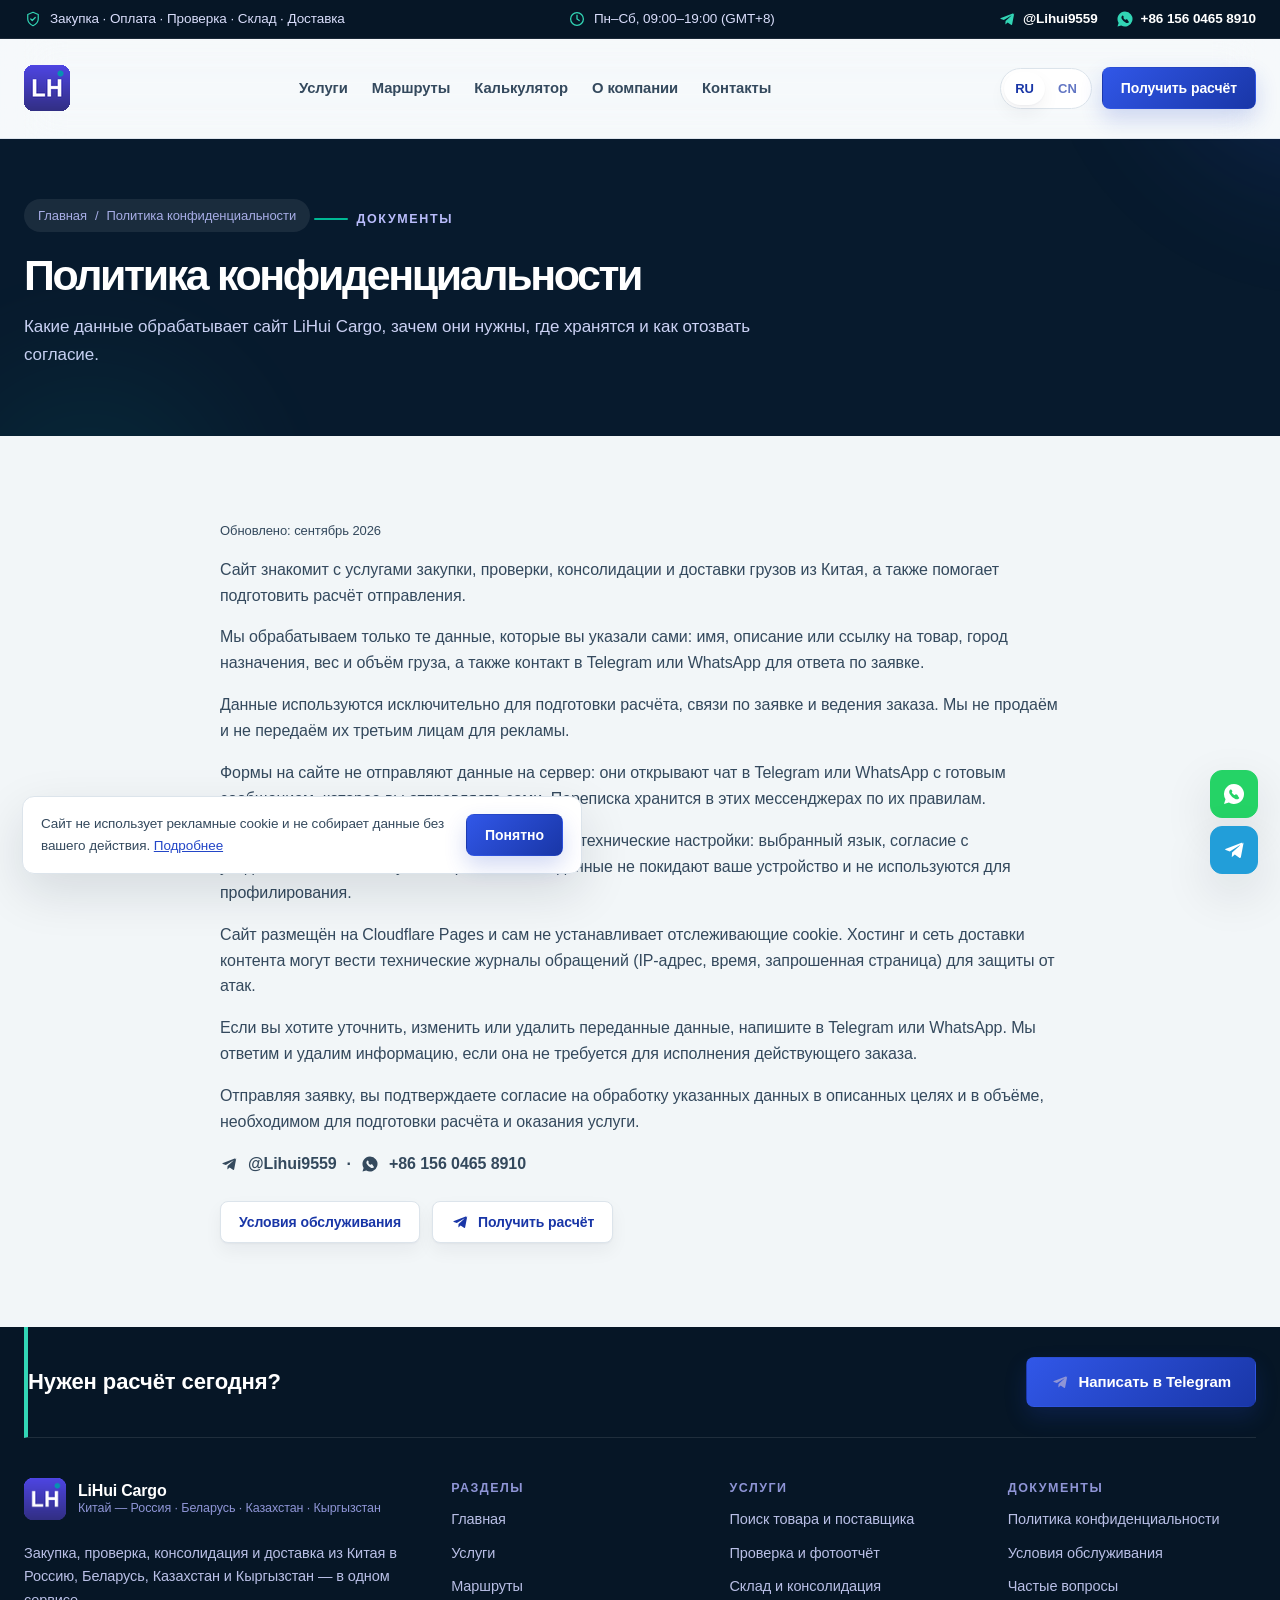
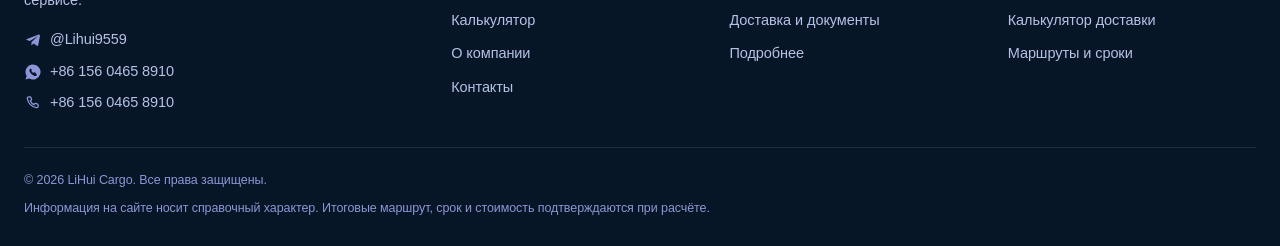
<file: privacy.html>
<!DOCTYPE html>
<html lang="ru" data-lang="ru">
<head>
<meta charset="utf-8">
<meta name="viewport" content="width=device-width, initial-scale=1">
<title data-i18n-doctitle="meta.privacy.title">Политика конфиденциальности | LiHui Cargo</title>
<meta name="description" content="Какие данные обрабатывает сайт LiHui Cargo, зачем они нужны, где хранятся и как отозвать согласие." data-i18n-desc="meta.privacy.desc">
<meta name="theme-color" content="#071a2d">
<meta name="robots" content="index, follow">
<link rel="canonical" href="https://www.lihui-cargo.ru/privacy">
<link rel="icon" href="assets/brand/logo.png" type="image/png">
<link rel="apple-touch-icon" href="assets/brand/logo.png">
<link rel="manifest" href="site.webmanifest">
<meta property="og:type" content="website">
<meta property="og:site_name" content="LiHui Cargo">
<meta property="og:title" content="Политика конфиденциальности | LiHui Cargo" data-i18n-ogtitle="meta.privacy.title">
<meta property="og:description" content="Какие данные обрабатывает сайт LiHui Cargo, зачем они нужны, где хранятся и как отозвать согласие." data-i18n-ogdesc="meta.privacy.desc">
<meta property="og:url" content="https://www.lihui-cargo.ru/privacy">
<meta property="og:image" content="https://www.lihui-cargo.ru/assets/img/hero.jpg">
<meta property="og:locale" content="ru_RU">
<meta name="twitter:card" content="summary_large_image">
<meta name="twitter:title" content="Политика конфиденциальности | LiHui Cargo" data-i18n-twtitle="meta.privacy.title">
<meta name="twitter:description" content="Какие данные обрабатывает сайт LiHui Cargo, зачем они нужны, где хранятся и как отозвать согласие." data-i18n-twdesc="meta.privacy.desc">
<meta name="twitter:image" content="https://www.lihui-cargo.ru/assets/img/hero.jpg">
<meta name="format-detection" content="telephone=no">
<link rel="stylesheet" href="assets/css/styles.css?v=20260914-2">
<script type="application/ld+json">[{"@context":"https://schema.org","@type":["Organization","LocalBusiness"],"name":"LiHui Cargo","url":"https://www.lihui-cargo.ru/","description":"Закупка, оплата, проверка, консолидация и доставка грузов из Китая в Россию и страны СНГ.","areaServed":["RU","BY","KZ","KG","CN"],"knowsLanguage":["ru","zh"],"contactPoint":[{"@type":"ContactPoint","contactType":"customer service","telephone":"+8615604658910","availableLanguage":["ru","zh"]},{"@type":"ContactPoint","contactType":"sales","url":"https://t.me/Lihui9559","availableLanguage":["ru","zh"]}],"sameAs":["https://t.me/Lihui9559","https://wa.me/8615604658910"]},{"@context":"https://schema.org","@type":"BreadcrumbList","itemListElement":[{"@type":"ListItem","position":1,"name":"Главная","item":"https://www.lihui-cargo.ru/"},{"@type":"ListItem","position":2,"name":"Политика конфиденциальности","item":"https://www.lihui-cargo.ru/privacy"}]}]</script>
<script defer src="assets/js/i18n.js?v=20260914-2"></script>
<script defer src="assets/js/site.js?v=20260914-2"></script>
</head>
<body data-page="privacy">
<a class="skip" href="#main" data-i18n="ui.skipLink">Перейти к содержанию</a>
<div class="topbar">
  <div class="container topbar__inner">
    <p class="topbar__note"><svg class="icon icon--sm" viewBox="0 0 24 24" aria-hidden="true"><path fill="none" stroke="currentColor" stroke-width="1.6" stroke-linejoin="round" d="M12 3l7 3v6c0 4-3 7-7 9-4-2-7-5-7-9V6l7-3Z"/><path fill="none" stroke="currentColor" stroke-width="1.6" stroke-linecap="round" stroke-linejoin="round" d="m9 12 2 2 4-4"/></svg><span data-i18n="top.note">Закупка · Оплата · Проверка · Склад · Доставка</span></p>
    <p class="topbar__hours"><svg class="icon icon--sm" viewBox="0 0 24 24" aria-hidden="true"><path fill="none" stroke="currentColor" stroke-width="1.7" stroke-linecap="round" d="M12 7v5l3 2"/><circle cx="12" cy="12" r="8.5" fill="none" stroke="currentColor" stroke-width="1.7"/></svg><span data-i18n="top.hours">Пн–Сб, 09:00–19:00 (GMT+8)</span></p>
    <p class="topbar__links">
      <a href="https://t.me/Lihui9559" target="_blank" rel="noopener"><svg class="icon icon--sm" viewBox="0 0 24 24" aria-hidden="true"><path fill="currentColor" d="M21.7 4.3 18.9 19c-.2 1-.8 1.3-1.6.8l-4.5-3.3-2.2 2.1c-.2.3-.5.4-.8.4l.3-4.4 7.6-6.9c.3-.3 0-.5-.5-.2l-9.4 5.9-4-1.3c-.9-.3-.9-.9.2-1.3l15.6-6c.7-.3 1.4.2 1.1 1.5Z"/></svg>@Lihui9559</a>
      <a href="https://wa.me/8615604658910" target="_blank" rel="noopener"><svg class="icon icon--sm" viewBox="0 0 24 24" aria-hidden="true"><path fill="currentColor" d="M12 2a10 10 0 0 0-8.5 15.2L2 22l4.9-1.4A10 10 0 1 0 12 2Zm5.3 14c-.2.6-1.3 1.2-1.8 1.3-.5.1-1.1.1-1.8-.1a11 11 0 0 1-5.9-5.2c-.5-1-.7-1.9-.5-2.7.1-.5.6-1.4 1.1-1.7.3-.2.7-.2 1 .1l.9 1.4c.1.2.1.3 0 .5l-.4.6c-.1.2-.2.3 0 .6.4.7 1.5 1.9 2.4 2.3.2.1.4.1.5 0l.7-.7c.2-.2.4-.2.6-.1l1.4.8c.2.1.3.4.2.7Z"/></svg>+86 156 0465 8910</a>
    </p>
  </div>
</div>
<header class="header" id="header">
  <div class="container">
    <div class="header__bar" id="headerBar">
      <a class="brand" href="index.html" aria-label="LiHui Cargo">
        <img class="brand__logo" src="assets/brand/logo.png" width="46" height="46" alt="" aria-hidden="true" decoding="async">
      </a>
      <nav class="nav" aria-label="Основная навигация" data-i18n-aria="nav.aria"><a href="services.html" data-i18n="nav.services">Услуги</a><a href="routes.html" data-i18n="nav.routes">Маршруты</a><a href="calculator.html" data-i18n="nav.calculator">Калькулятор</a><a href="about.html" data-i18n="nav.about">О компании</a><a href="contacts.html" data-i18n="nav.contacts">Контакты</a></nav>
      <div class="header__side">
        <div class="lang" role="group" aria-label="Язык сайта" data-i18n-aria="ui.langLabel">
    <button type="button" data-lang="ru" aria-pressed="true">RU</button><button type="button" data-lang="zh" aria-pressed="false">CN</button>
  </div>
        <a class="btn btn--primary btn--sm header__cta" href="contacts.html#request">
          <span data-i18n="ui.requestQuote">Получить расчёт</span>
        </a>
        <button class="burger" id="burger" type="button" aria-expanded="false" aria-controls="drawer" aria-label="Меню" data-i18n-aria="ui.menu"><svg class="icon" viewBox="0 0 24 24" aria-hidden="true"><path fill="none" stroke="currentColor" stroke-width="1.8" stroke-linecap="round" d="M4 7h16M4 12h16M4 17h16"/></svg></button>
      </div>
    </div>
  </div>
  <nav class="drawer" id="drawer" aria-label="Основная навигация" data-i18n-aria="nav.aria" hidden>
    <div class="drawer__links"><a href="index.html" data-i18n="nav.home">Главная</a><a href="services.html" data-i18n="nav.services">Услуги</a><a href="routes.html" data-i18n="nav.routes">Маршруты</a><a href="calculator.html" data-i18n="nav.calculator">Калькулятор</a><a href="about.html" data-i18n="nav.about">О компании</a><a href="contacts.html" data-i18n="nav.contacts">Контакты</a></div>
    <div class="drawer__foot">
      <div class="lang lang--drawer" role="group" aria-label="Язык сайта" data-i18n-aria="ui.langLabel">
    <button type="button" data-lang="ru" aria-pressed="true">RU</button><button type="button" data-lang="zh" aria-pressed="false">CN</button>
  </div>
      <a class="btn btn--primary" href="contacts.html#request"><span data-i18n="ui.requestQuote">Получить расчёт</span></a>
      <a class="btn btn--ghost" href="https://wa.me/8615604658910" target="_blank" rel="noopener"><svg class="icon icon--sm" viewBox="0 0 24 24" aria-hidden="true"><path fill="currentColor" d="M12 2a10 10 0 0 0-8.5 15.2L2 22l4.9-1.4A10 10 0 1 0 12 2Zm5.3 14c-.2.6-1.3 1.2-1.8 1.3-.5.1-1.1.1-1.8-.1a11 11 0 0 1-5.9-5.2c-.5-1-.7-1.9-.5-2.7.1-.5.6-1.4 1.1-1.7.3-.2.7-.2 1 .1l.9 1.4c.1.2.1.3 0 .5l-.4.6c-.1.2-.2.3 0 .6.4.7 1.5 1.9 2.4 2.3.2.1.4.1.5 0l.7-.7c.2-.2.4-.2.6-.1l1.4.8c.2.1.3.4.2.7Z"/></svg><span data-i18n="ui.writeWa">Написать в WhatsApp</span></a>
    </div>
  </nav>
</header>
<button class="progress" id="progress" type="button" aria-label="Наверх" data-i18n-aria="ui.top"><span></span></button>
<main id="main">
<section class="pagehead">
  <div class="container">
    <nav class="crumbs" aria-label="Breadcrumb">
      <a href="index.html" data-i18n="ui.breadcrumbHome">Главная</a>
      <span aria-hidden="true">/</span>
      <span data-i18n="legal.privacyTitle">Политика конфиденциальности</span>
    </nav>
    <p class="eyebrow" data-i18n="footer.legalTitle">Документы</p>
    <h1 class="h1" data-i18n="legal.privacyTitle">Политика конфиденциальности</h1>
    <p class="lead" data-i18n="meta.privacy.desc">Какие данные обрабатывает сайт LiHui Cargo, зачем они нужны, где хранятся и как отозвать согласие.</p>
    
  </div>
</section>
<section class="section"><div class="container legal">
      <p class="legal__updated" data-i18n="ui.updated">Обновлено: сентябрь 2026</p>
      <p data-i18n="legal.privacy.p1">Сайт знакомит с услугами закупки, проверки, консолидации и доставки грузов из Китая, а также помогает подготовить расчёт отправления.</p><p data-i18n="legal.privacy.p2">Мы обрабатываем только те данные, которые вы указали сами: имя, описание или ссылку на товар, город назначения, вес и объём груза, а также контакт в Telegram или WhatsApp для ответа по заявке.</p><p data-i18n="legal.privacy.p3">Данные используются исключительно для подготовки расчёта, связи по заявке и ведения заказа. Мы не продаём и не передаём их третьим лицам для рекламы.</p><p data-i18n="legal.privacy.p4">Формы на сайте не отправляют данные на сервер: они открывают чат в Telegram или WhatsApp с готовым сообщением, которое вы отправляете сами. Переписка хранится в этих мессенджерах по их правилам.</p><p data-i18n="legal.privacy.p5">Для удобства сайт сохраняет в вашем браузере технические настройки: выбранный язык, согласие с уведомлением и отметку «в избранное». Эти данные не покидают ваше устройство и не используются для профилирования.</p><p data-i18n="legal.privacy.p6">Сайт размещён на Cloudflare Pages и сам не устанавливает отслеживающие cookie. Хостинг и сеть доставки контента могут вести технические журналы обращений (IP-адрес, время, запрошенная страница) для защиты от атак.</p><p data-i18n="legal.privacy.p7">Если вы хотите уточнить, изменить или удалить переданные данные, напишите в Telegram или WhatsApp. Мы ответим и удалим информацию, если она не требуется для исполнения действующего заказа.</p><p data-i18n="legal.privacy.p8">Отправляя заявку, вы подтверждаете согласие на обработку указанных данных в описанных целях и в объёме, необходимом для подготовки расчёта и оказания услуги.</p>
      <p class="legal__contact"><svg class="icon icon--sm" viewBox="0 0 24 24" aria-hidden="true"><path fill="currentColor" d="M21.7 4.3 18.9 19c-.2 1-.8 1.3-1.6.8l-4.5-3.3-2.2 2.1c-.2.3-.5.4-.8.4l.3-4.4 7.6-6.9c.3-.3 0-.5-.5-.2l-9.4 5.9-4-1.3c-.9-.3-.9-.9.2-1.3l15.6-6c.7-.3 1.4.2 1.1 1.5Z"/></svg><a href="https://t.me/Lihui9559" target="_blank" rel="noopener">@Lihui9559</a> · <svg class="icon icon--sm" viewBox="0 0 24 24" aria-hidden="true"><path fill="currentColor" d="M12 2a10 10 0 0 0-8.5 15.2L2 22l4.9-1.4A10 10 0 1 0 12 2Zm5.3 14c-.2.6-1.3 1.2-1.8 1.3-.5.1-1.1.1-1.8-.1a11 11 0 0 1-5.9-5.2c-.5-1-.7-1.9-.5-2.7.1-.5.6-1.4 1.1-1.7.3-.2.7-.2 1 .1l.9 1.4c.1.2.1.3 0 .5l-.4.6c-.1.2-.2.3 0 .6.4.7 1.5 1.9 2.4 2.3.2.1.4.1.5 0l.7-.7c.2-.2.4-.2.6-.1l1.4.8c.2.1.3.4.2.7Z"/></svg><a href="https://wa.me/8615604658910" target="_blank" rel="noopener">+86 156 0465 8910</a></p>
      <div class="legal__links">
        <a class="btn btn--ghost btn--sm" href="terms.html"><span data-i18n="legal.termsTitle">Условия обслуживания</span></a>
        <a class="btn btn--ghost btn--sm" href="contacts.html"><svg class="icon icon--sm" viewBox="0 0 24 24" aria-hidden="true"><path fill="currentColor" d="M21.7 4.3 18.9 19c-.2 1-.8 1.3-1.6.8l-4.5-3.3-2.2 2.1c-.2.3-.5.4-.8.4l.3-4.4 7.6-6.9c.3-.3 0-.5-.5-.2l-9.4 5.9-4-1.3c-.9-.3-.9-.9.2-1.3l15.6-6c.7-.3 1.4.2 1.1 1.5Z"/></svg><span data-i18n="ui.requestQuote">Получить расчёт</span></a>
      </div>
    </div></section>
</main>
<footer class="footer">
  <div class="container footer__cta">
    <p data-i18n="footer.ctaTitle">Нужен расчёт сегодня?</p>
    <a class="btn btn--primary" href="https://t.me/Lihui9559" target="_blank" rel="noopener"><svg class="icon icon--sm" viewBox="0 0 24 24" aria-hidden="true"><path fill="currentColor" d="M21.7 4.3 18.9 19c-.2 1-.8 1.3-1.6.8l-4.5-3.3-2.2 2.1c-.2.3-.5.4-.8.4l.3-4.4 7.6-6.9c.3-.3 0-.5-.5-.2l-9.4 5.9-4-1.3c-.9-.3-.9-.9.2-1.3l15.6-6c.7-.3 1.4.2 1.1 1.5Z"/></svg><span data-i18n="footer.ctaBtn">Написать в Telegram</span></a>
  </div>
  <div class="container footer__grid">
    <div class="footer__col footer__col--brand">
      <a class="brand brand--footer" href="index.html">
        <img class="brand__logo brand__logo--footer" src="assets/brand/logo.png" width="46" height="46" alt="" aria-hidden="true" decoding="async">
        <span class="brand__text"><strong data-i18n="brand.name">LiHui Cargo</strong><small data-i18n="footer.builtFor">Китай — Россия · Беларусь · Казахстан · Кыргызстан</small></span>
      </a>
      <p data-i18n="footer.desc">Закупка, проверка, консолидация и доставка из Китая в Россию, Беларусь, Казахстан и Кыргызстан — в одном сервисе.</p>
      <div class="footer__contacts">
        <a href="https://t.me/Lihui9559" target="_blank" rel="noopener"><svg class="icon icon--sm" viewBox="0 0 24 24" aria-hidden="true"><path fill="currentColor" d="M21.7 4.3 18.9 19c-.2 1-.8 1.3-1.6.8l-4.5-3.3-2.2 2.1c-.2.3-.5.4-.8.4l.3-4.4 7.6-6.9c.3-.3 0-.5-.5-.2l-9.4 5.9-4-1.3c-.9-.3-.9-.9.2-1.3l15.6-6c.7-.3 1.4.2 1.1 1.5Z"/></svg>@Lihui9559</a>
        <a href="https://wa.me/8615604658910" target="_blank" rel="noopener"><svg class="icon icon--sm" viewBox="0 0 24 24" aria-hidden="true"><path fill="currentColor" d="M12 2a10 10 0 0 0-8.5 15.2L2 22l4.9-1.4A10 10 0 1 0 12 2Zm5.3 14c-.2.6-1.3 1.2-1.8 1.3-.5.1-1.1.1-1.8-.1a11 11 0 0 1-5.9-5.2c-.5-1-.7-1.9-.5-2.7.1-.5.6-1.4 1.1-1.7.3-.2.7-.2 1 .1l.9 1.4c.1.2.1.3 0 .5l-.4.6c-.1.2-.2.3 0 .6.4.7 1.5 1.9 2.4 2.3.2.1.4.1.5 0l.7-.7c.2-.2.4-.2.6-.1l1.4.8c.2.1.3.4.2.7Z"/></svg>+86 156 0465 8910</a>
        <a href="tel:+8615604658910"><svg class="icon icon--sm" viewBox="0 0 24 24" aria-hidden="true"><path fill="none" stroke="currentColor" stroke-width="1.8" stroke-linecap="round" d="M4.5 5.6c0-1 .8-1.8 1.8-1.8h1.4c.8 0 1.5.5 1.7 1.3l.6 2c.1.6-.1 1.2-.6 1.5l-1 .7a11 11 0 0 0 4.9 4.9l.7-1c.4-.5 1-.7 1.5-.6l2 .6c.8.2 1.3.9 1.3 1.7v1.4c0 1-.8 1.8-1.8 1.8h-.6A14.4 14.4 0 0 1 4.5 6.2v-.6Z"/></svg>+86 156 0465 8910</a>
      </div>
    </div>
    <div class="footer__col"><h3 data-i18n="footer.navTitle">Разделы</h3><a href="index.html" data-i18n="nav.home">Главная</a><a href="services.html" data-i18n="nav.services">Услуги</a><a href="routes.html" data-i18n="nav.routes">Маршруты</a><a href="calculator.html" data-i18n="nav.calculator">Калькулятор</a><a href="about.html" data-i18n="nav.about">О компании</a><a href="contacts.html" data-i18n="nav.contacts">Контакты</a></div>
    <div class="footer__col"><h3 data-i18n="footer.svcTitle">Услуги</h3><a href="services.html#s1" data-i18n="s1.title">Поиск товара и поставщика</a><a href="services.html#s3" data-i18n="s3.title">Проверка и фотоотчёт</a><a href="services.html#s4" data-i18n="s4.title">Склад и консолидация</a><a href="services.html#s5" data-i18n="s5.title">Доставка и документы</a><a href="services.html" data-i18n="ui.moreDetails">Подробнее</a></div>
    <div class="footer__col"><h3 data-i18n="footer.legalTitle">Документы</h3>
      <a href="privacy.html" data-i18n="footer.privacy">Политика конфиденциальности</a>
      <a href="terms.html" data-i18n="footer.terms">Условия обслуживания</a>
      <a href="faq.html" data-i18n="footer.faq">Частые вопросы</a>
      <a href="calculator.html" data-i18n="footer.calc">Калькулятор доставки</a>
      <a href="routes.html" data-i18n="footer.routes">Маршруты и сроки</a>
    </div>
  </div>
  <div class="container footer__bottom">
    <p data-i18n="footer.rights">© 2026 LiHui Cargo. Все права защищены.</p>
    <p data-i18n="footer.note">Информация на сайте носит справочный характер. Итоговые маршрут, срок и стоимость подтверждаются при расчёте.</p>
  </div>
</footer>
<div class="cookie" id="cookie" hidden>
  <p><span data-i18n="cookie.text">Сайт не использует рекламные cookie и не собирает данные без вашего действия.</span> <a href="privacy.html" data-i18n="cookie.more">Подробнее</a></p>
  <button class="btn btn--sm btn--primary" type="button" id="cookieOk" data-i18n="cookie.ok">Понятно</button>
</div>
<div class="float">
  <a class="float__btn float__btn--wa" href="https://wa.me/8615604658910" target="_blank" rel="noopener" aria-label="Написать в WhatsApp" data-i18n-aria="ui.writeWa" title="Написать в WhatsApp" data-i18n-title="ui.writeWa"><svg class="icon" viewBox="0 0 24 24" aria-hidden="true"><path fill="currentColor" d="M12 2a10 10 0 0 0-8.5 15.2L2 22l4.9-1.4A10 10 0 1 0 12 2Zm5.3 14c-.2.6-1.3 1.2-1.8 1.3-.5.1-1.1.1-1.8-.1a11 11 0 0 1-5.9-5.2c-.5-1-.7-1.9-.5-2.7.1-.5.6-1.4 1.1-1.7.3-.2.7-.2 1 .1l.9 1.4c.1.2.1.3 0 .5l-.4.6c-.1.2-.2.3 0 .6.4.7 1.5 1.9 2.4 2.3.2.1.4.1.5 0l.7-.7c.2-.2.4-.2.6-.1l1.4.8c.2.1.3.4.2.7Z"/></svg></a>
  <a class="float__btn float__btn--tg" href="https://t.me/Lihui9559" target="_blank" rel="noopener" aria-label="Написать в Telegram" data-i18n-aria="ui.writeTg" title="Написать в Telegram" data-i18n-title="ui.writeTg"><svg class="icon" viewBox="0 0 24 24" aria-hidden="true"><path fill="currentColor" d="M21.7 4.3 18.9 19c-.2 1-.8 1.3-1.6.8l-4.5-3.3-2.2 2.1c-.2.3-.5.4-.8.4l.3-4.4 7.6-6.9c.3-.3 0-.5-.5-.2l-9.4 5.9-4-1.3c-.9-.3-.9-.9.2-1.3l15.6-6c.7-.3 1.4.2 1.1 1.5Z"/></svg></a>
</div>
<div class="mobilebar">
  <a href="tel:+8615604658910" aria-label="Позвонить" data-i18n-aria="ui.call"><svg class="icon icon--sm" viewBox="0 0 24 24" aria-hidden="true"><path fill="none" stroke="currentColor" stroke-width="1.8" stroke-linecap="round" d="M4.5 5.6c0-1 .8-1.8 1.8-1.8h1.4c.8 0 1.5.5 1.7 1.3l.6 2c.1.6-.1 1.2-.6 1.5l-1 .7a11 11 0 0 0 4.9 4.9l.7-1c.4-.5 1-.7 1.5-.6l2 .6c.8.2 1.3.9 1.3 1.7v1.4c0 1-.8 1.8-1.8 1.8h-.6A14.4 14.4 0 0 1 4.5 6.2v-.6Z"/></svg><span data-i18n="ui.call">Позвонить</span></a>
  <a href="https://wa.me/8615604658910" target="_blank" rel="noopener"><svg class="icon icon--sm" viewBox="0 0 24 24" aria-hidden="true"><path fill="currentColor" d="M12 2a10 10 0 0 0-8.5 15.2L2 22l4.9-1.4A10 10 0 1 0 12 2Zm5.3 14c-.2.6-1.3 1.2-1.8 1.3-.5.1-1.1.1-1.8-.1a11 11 0 0 1-5.9-5.2c-.5-1-.7-1.9-.5-2.7.1-.5.6-1.4 1.1-1.7.3-.2.7-.2 1 .1l.9 1.4c.1.2.1.3 0 .5l-.4.6c-.1.2-.2.3 0 .6.4.7 1.5 1.9 2.4 2.3.2.1.4.1.5 0l.7-.7c.2-.2.4-.2.6-.1l1.4.8c.2.1.3.4.2.7Z"/></svg><span data-i18n="ui.whatsapp">WhatsApp</span></a>
  <a href="https://t.me/Lihui9559" target="_blank" rel="noopener"><svg class="icon icon--sm" viewBox="0 0 24 24" aria-hidden="true"><path fill="currentColor" d="M21.7 4.3 18.9 19c-.2 1-.8 1.3-1.6.8l-4.5-3.3-2.2 2.1c-.2.3-.5.4-.8.4l.3-4.4 7.6-6.9c.3-.3 0-.5-.5-.2l-9.4 5.9-4-1.3c-.9-.3-.9-.9.2-1.3l15.6-6c.7-.3 1.4.2 1.1 1.5Z"/></svg><span data-i18n="ui.telegram">Telegram</span></a>
  <a href="calculator.html"><svg class="icon icon--sm" viewBox="0 0 24 24" aria-hidden="true"><rect x="5" y="3" width="14" height="18" rx="2" fill="none" stroke="currentColor" stroke-width="1.6"/><path fill="none" stroke="currentColor" stroke-width="1.6" stroke-linecap="round" d="M8.5 7.5h7M8.5 12h2m3 0h2m-7 4h2m3 0h2"/></svg><span data-i18n="nav.calculator">Калькулятор</span></a>
</div>
<div class="toast" id="toast" role="status" aria-live="polite"></div>
</body>
</html>
</file>
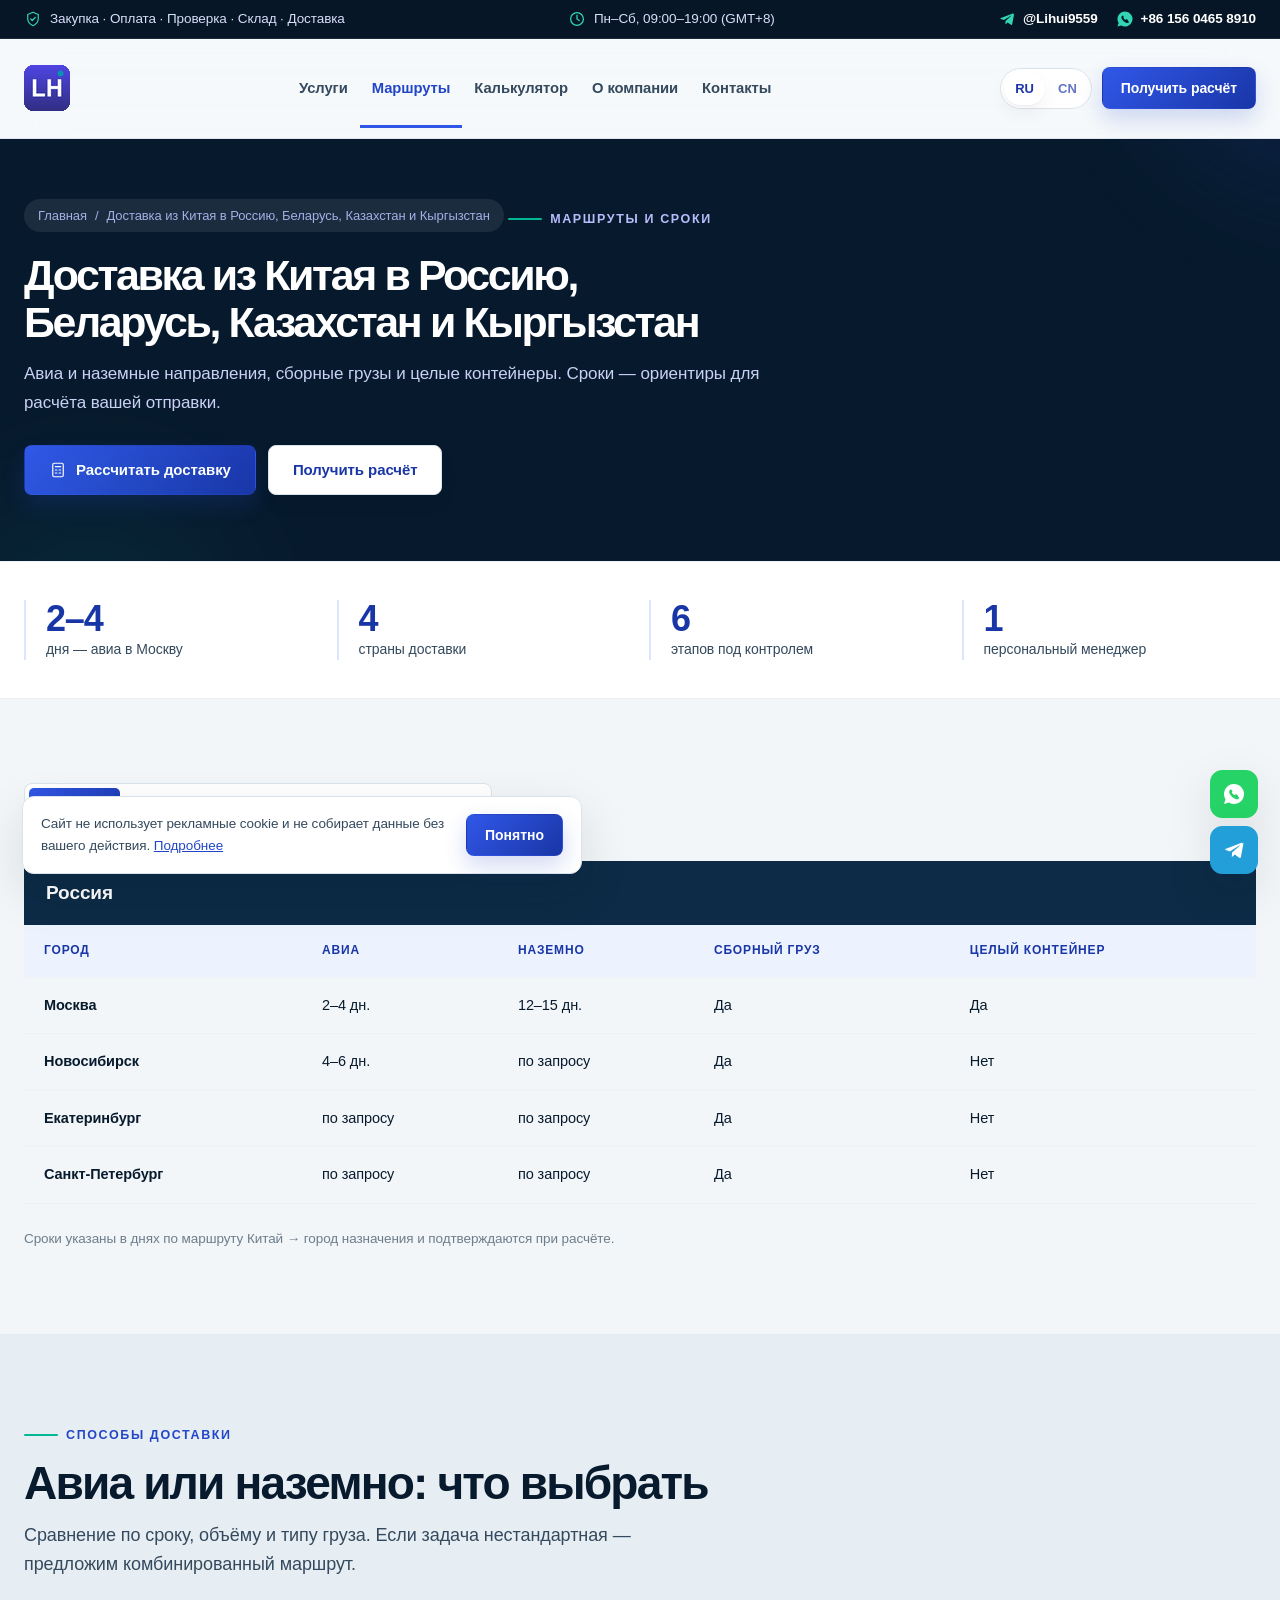
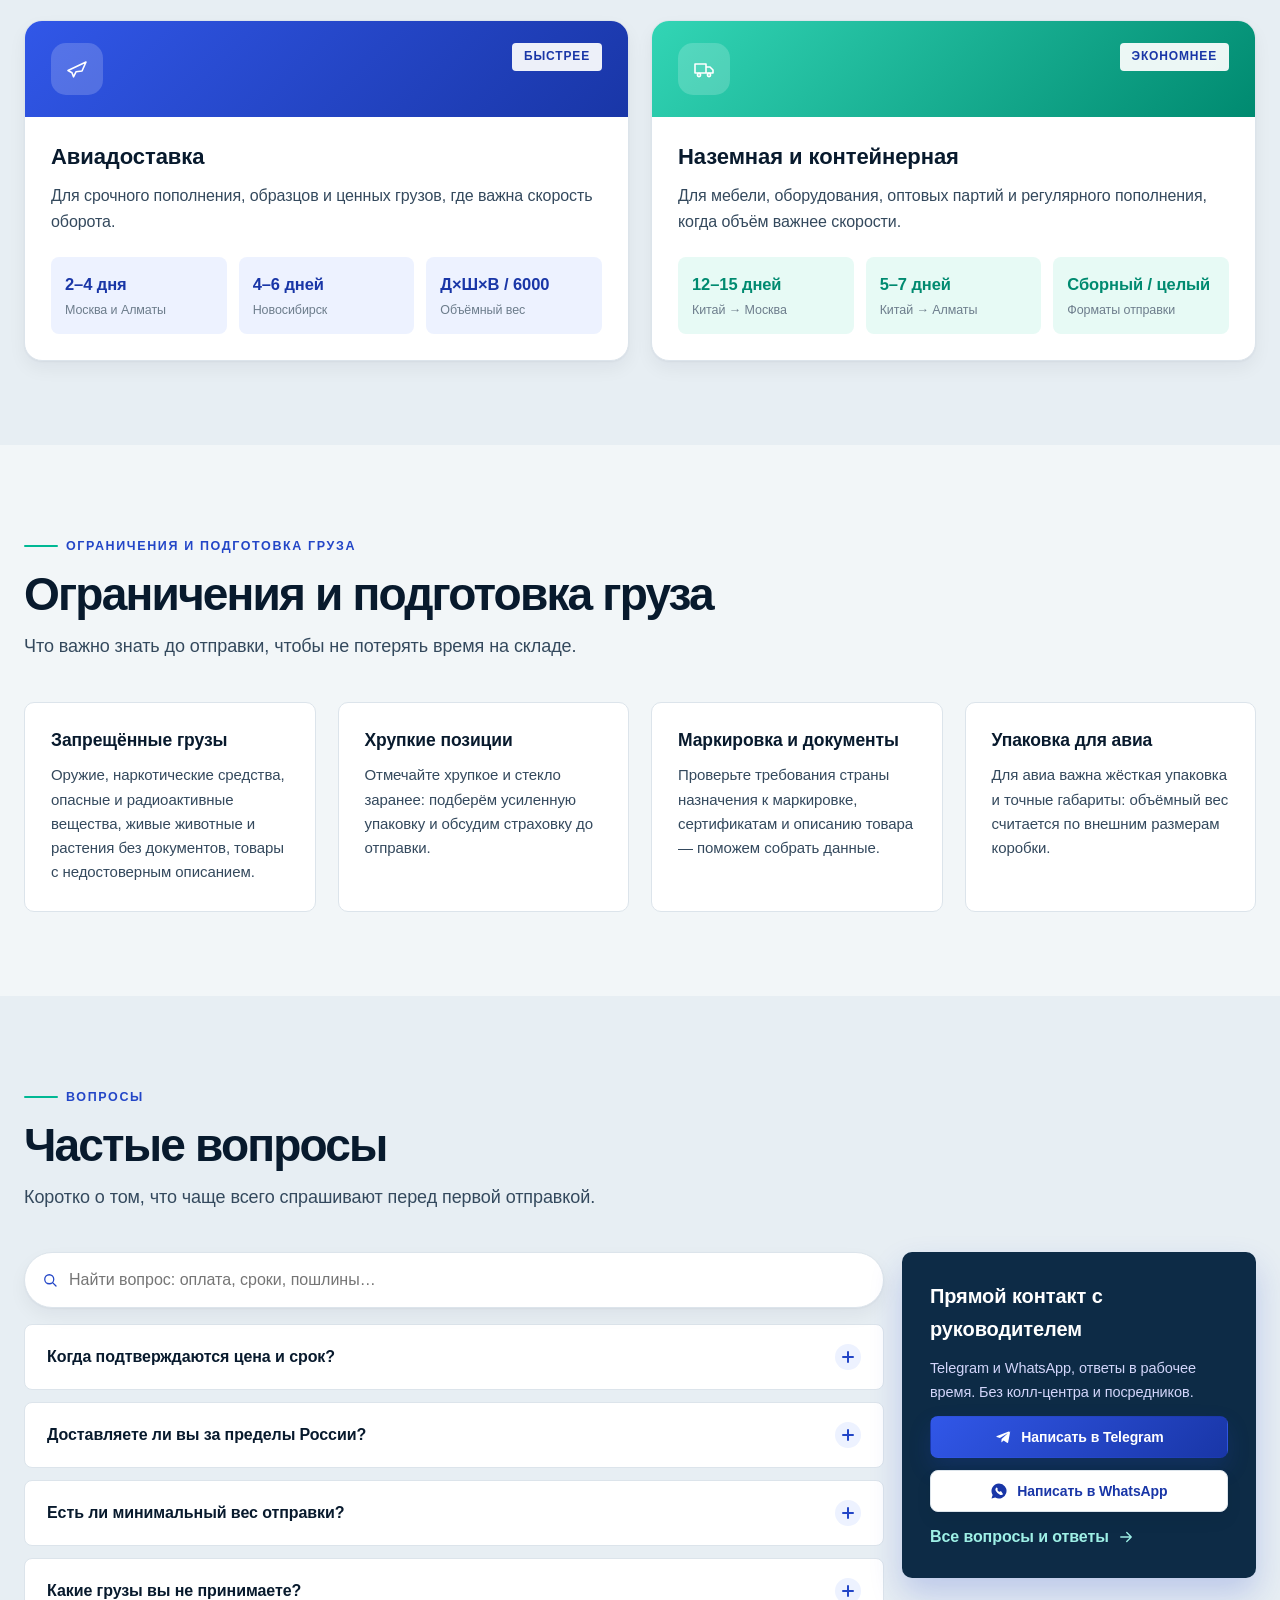
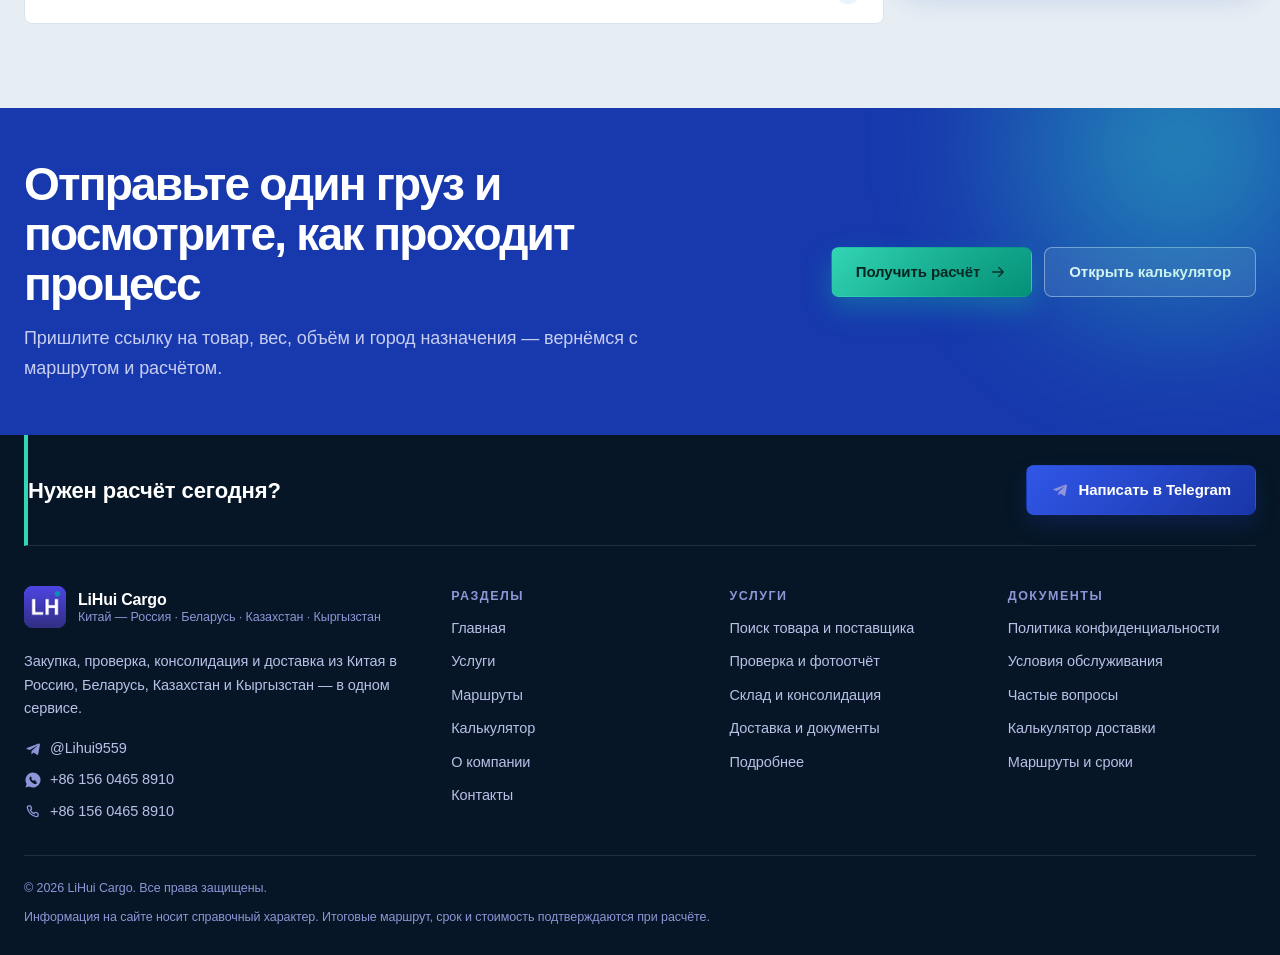
<file: routes.html>
<!DOCTYPE html>
<html lang="ru" data-lang="ru">
<head>
<meta charset="utf-8">
<meta name="viewport" content="width=device-width, initial-scale=1">
<title data-i18n-doctitle="meta.routes.title">Маршруты и сроки: Китай — Россия, Беларусь, Казахстан, Кыргызстан | LiHui Cargo</title>
<meta name="description" content="Сроки доставки из Китая: Москва — авиа 2–4 дня, наземно 12–15 дней; Алматы — 2–4 и 5–7 дней; Новосибирск — авиа 4–6 дней; Минск и Бишкек — прямые отправки, сборные и целые грузы." data-i18n-desc="meta.routes.desc">
<meta name="theme-color" content="#071a2d">
<meta name="robots" content="index, follow">
<link rel="canonical" href="https://www.lihui-cargo.ru/routes">
<link rel="icon" href="assets/brand/logo.png" type="image/png">
<link rel="apple-touch-icon" href="assets/brand/logo.png">
<link rel="manifest" href="site.webmanifest">
<meta property="og:type" content="website">
<meta property="og:site_name" content="LiHui Cargo">
<meta property="og:title" content="Маршруты и сроки: Китай — Россия, Беларусь, Казахстан, Кыргызстан | LiHui Cargo" data-i18n-ogtitle="meta.routes.title">
<meta property="og:description" content="Сроки доставки из Китая: Москва — авиа 2–4 дня, наземно 12–15 дней; Алматы — 2–4 и 5–7 дней; Новосибирск — авиа 4–6 дней; Минск и Бишкек — прямые отправки, сборные и целые грузы." data-i18n-ogdesc="meta.routes.desc">
<meta property="og:url" content="https://www.lihui-cargo.ru/routes">
<meta property="og:image" content="https://www.lihui-cargo.ru/assets/img/hero.jpg">
<meta property="og:locale" content="ru_RU">
<meta name="twitter:card" content="summary_large_image">
<meta name="twitter:title" content="Маршруты и сроки: Китай — Россия, Беларусь, Казахстан, Кыргызстан | LiHui Cargo" data-i18n-twtitle="meta.routes.title">
<meta name="twitter:description" content="Сроки доставки из Китая: Москва — авиа 2–4 дня, наземно 12–15 дней; Алматы — 2–4 и 5–7 дней; Новосибирск — авиа 4–6 дней; Минск и Бишкек — прямые отправки, сборные и целые грузы." data-i18n-twdesc="meta.routes.desc">
<meta name="twitter:image" content="https://www.lihui-cargo.ru/assets/img/hero.jpg">
<meta name="format-detection" content="telephone=no">
<link rel="stylesheet" href="assets/css/styles.css?v=20260914-2">
<script type="application/ld+json">[{"@context":"https://schema.org","@type":["Organization","LocalBusiness"],"name":"LiHui Cargo","url":"https://www.lihui-cargo.ru/","description":"Закупка, оплата, проверка, консолидация и доставка грузов из Китая в Россию и страны СНГ.","areaServed":["RU","BY","KZ","KG","CN"],"knowsLanguage":["ru","zh"],"contactPoint":[{"@type":"ContactPoint","contactType":"customer service","telephone":"+8615604658910","availableLanguage":["ru","zh"]},{"@type":"ContactPoint","contactType":"sales","url":"https://t.me/Lihui9559","availableLanguage":["ru","zh"]}],"sameAs":["https://t.me/Lihui9559","https://wa.me/8615604658910"]},{"@context":"https://schema.org","@type":"BreadcrumbList","itemListElement":[{"@type":"ListItem","position":1,"name":"Главная","item":"https://www.lihui-cargo.ru/"},{"@type":"ListItem","position":2,"name":"Маршруты","item":"https://www.lihui-cargo.ru/routes"}]}]</script>
<script defer src="assets/js/i18n.js?v=20260914-2"></script>
<script defer src="assets/js/site.js?v=20260914-2"></script>
</head>
<body data-page="routes">
<a class="skip" href="#main" data-i18n="ui.skipLink">Перейти к содержанию</a>
<div class="topbar">
  <div class="container topbar__inner">
    <p class="topbar__note"><svg class="icon icon--sm" viewBox="0 0 24 24" aria-hidden="true"><path fill="none" stroke="currentColor" stroke-width="1.6" stroke-linejoin="round" d="M12 3l7 3v6c0 4-3 7-7 9-4-2-7-5-7-9V6l7-3Z"/><path fill="none" stroke="currentColor" stroke-width="1.6" stroke-linecap="round" stroke-linejoin="round" d="m9 12 2 2 4-4"/></svg><span data-i18n="top.note">Закупка · Оплата · Проверка · Склад · Доставка</span></p>
    <p class="topbar__hours"><svg class="icon icon--sm" viewBox="0 0 24 24" aria-hidden="true"><path fill="none" stroke="currentColor" stroke-width="1.7" stroke-linecap="round" d="M12 7v5l3 2"/><circle cx="12" cy="12" r="8.5" fill="none" stroke="currentColor" stroke-width="1.7"/></svg><span data-i18n="top.hours">Пн–Сб, 09:00–19:00 (GMT+8)</span></p>
    <p class="topbar__links">
      <a href="https://t.me/Lihui9559" target="_blank" rel="noopener"><svg class="icon icon--sm" viewBox="0 0 24 24" aria-hidden="true"><path fill="currentColor" d="M21.7 4.3 18.9 19c-.2 1-.8 1.3-1.6.8l-4.5-3.3-2.2 2.1c-.2.3-.5.4-.8.4l.3-4.4 7.6-6.9c.3-.3 0-.5-.5-.2l-9.4 5.9-4-1.3c-.9-.3-.9-.9.2-1.3l15.6-6c.7-.3 1.4.2 1.1 1.5Z"/></svg>@Lihui9559</a>
      <a href="https://wa.me/8615604658910" target="_blank" rel="noopener"><svg class="icon icon--sm" viewBox="0 0 24 24" aria-hidden="true"><path fill="currentColor" d="M12 2a10 10 0 0 0-8.5 15.2L2 22l4.9-1.4A10 10 0 1 0 12 2Zm5.3 14c-.2.6-1.3 1.2-1.8 1.3-.5.1-1.1.1-1.8-.1a11 11 0 0 1-5.9-5.2c-.5-1-.7-1.9-.5-2.7.1-.5.6-1.4 1.1-1.7.3-.2.7-.2 1 .1l.9 1.4c.1.2.1.3 0 .5l-.4.6c-.1.2-.2.3 0 .6.4.7 1.5 1.9 2.4 2.3.2.1.4.1.5 0l.7-.7c.2-.2.4-.2.6-.1l1.4.8c.2.1.3.4.2.7Z"/></svg>+86 156 0465 8910</a>
    </p>
  </div>
</div>
<header class="header" id="header">
  <div class="container">
    <div class="header__bar" id="headerBar">
      <a class="brand" href="index.html" aria-label="LiHui Cargo">
        <img class="brand__logo" src="assets/brand/logo.png" width="46" height="46" alt="" aria-hidden="true" decoding="async">
      </a>
      <nav class="nav" aria-label="Основная навигация" data-i18n-aria="nav.aria"><a href="services.html" data-i18n="nav.services">Услуги</a><a href="routes.html" class="is-active" aria-current="page" data-i18n="nav.routes">Маршруты</a><a href="calculator.html" data-i18n="nav.calculator">Калькулятор</a><a href="about.html" data-i18n="nav.about">О компании</a><a href="contacts.html" data-i18n="nav.contacts">Контакты</a></nav>
      <div class="header__side">
        <div class="lang" role="group" aria-label="Язык сайта" data-i18n-aria="ui.langLabel">
    <button type="button" data-lang="ru" aria-pressed="true">RU</button><button type="button" data-lang="zh" aria-pressed="false">CN</button>
  </div>
        <a class="btn btn--primary btn--sm header__cta" href="contacts.html#request">
          <span data-i18n="ui.requestQuote">Получить расчёт</span>
        </a>
        <button class="burger" id="burger" type="button" aria-expanded="false" aria-controls="drawer" aria-label="Меню" data-i18n-aria="ui.menu"><svg class="icon" viewBox="0 0 24 24" aria-hidden="true"><path fill="none" stroke="currentColor" stroke-width="1.8" stroke-linecap="round" d="M4 7h16M4 12h16M4 17h16"/></svg></button>
      </div>
    </div>
  </div>
  <nav class="drawer" id="drawer" aria-label="Основная навигация" data-i18n-aria="nav.aria" hidden>
    <div class="drawer__links"><a href="index.html" data-i18n="nav.home">Главная</a><a href="services.html" data-i18n="nav.services">Услуги</a><a href="routes.html" aria-current="page" data-i18n="nav.routes">Маршруты</a><a href="calculator.html" data-i18n="nav.calculator">Калькулятор</a><a href="about.html" data-i18n="nav.about">О компании</a><a href="contacts.html" data-i18n="nav.contacts">Контакты</a></div>
    <div class="drawer__foot">
      <div class="lang lang--drawer" role="group" aria-label="Язык сайта" data-i18n-aria="ui.langLabel">
    <button type="button" data-lang="ru" aria-pressed="true">RU</button><button type="button" data-lang="zh" aria-pressed="false">CN</button>
  </div>
      <a class="btn btn--primary" href="contacts.html#request"><span data-i18n="ui.requestQuote">Получить расчёт</span></a>
      <a class="btn btn--ghost" href="https://wa.me/8615604658910" target="_blank" rel="noopener"><svg class="icon icon--sm" viewBox="0 0 24 24" aria-hidden="true"><path fill="currentColor" d="M12 2a10 10 0 0 0-8.5 15.2L2 22l4.9-1.4A10 10 0 1 0 12 2Zm5.3 14c-.2.6-1.3 1.2-1.8 1.3-.5.1-1.1.1-1.8-.1a11 11 0 0 1-5.9-5.2c-.5-1-.7-1.9-.5-2.7.1-.5.6-1.4 1.1-1.7.3-.2.7-.2 1 .1l.9 1.4c.1.2.1.3 0 .5l-.4.6c-.1.2-.2.3 0 .6.4.7 1.5 1.9 2.4 2.3.2.1.4.1.5 0l.7-.7c.2-.2.4-.2.6-.1l1.4.8c.2.1.3.4.2.7Z"/></svg><span data-i18n="ui.writeWa">Написать в WhatsApp</span></a>
    </div>
  </nav>
</header>
<button class="progress" id="progress" type="button" aria-label="Наверх" data-i18n-aria="ui.top"><span></span></button>
<main id="main">
<section class="pagehead">
  <div class="container">
    <nav class="crumbs" aria-label="Breadcrumb">
      <a href="index.html" data-i18n="ui.breadcrumbHome">Главная</a>
      <span aria-hidden="true">/</span>
      <span data-i18n="page.routes.title">Доставка из Китая в Россию, Беларусь, Казахстан и Кыргызстан</span>
    </nav>
    <p class="eyebrow" data-i18n="page.routes.eyebrow">Маршруты и сроки</p>
    <h1 class="h1" data-i18n="page.routes.title">Доставка из Китая в Россию, Беларусь, Казахстан и Кыргызстан</h1>
    <p class="lead" data-i18n="page.routes.lead">Авиа и наземные направления, сборные грузы и целые контейнеры. Сроки — ориентиры для расчёта вашей отправки.</p>
    <div class="pagehead__actions">
        <a class="btn btn--primary" href="calculator.html"><svg class="icon icon--sm" viewBox="0 0 24 24" aria-hidden="true"><rect x="5" y="3" width="14" height="18" rx="2" fill="none" stroke="currentColor" stroke-width="1.6"/><path fill="none" stroke="currentColor" stroke-width="1.6" stroke-linecap="round" d="M8.5 7.5h7M8.5 12h2m3 0h2m-7 4h2m3 0h2"/></svg><span data-i18n="home.btn1">Рассчитать доставку</span></a>
        <a class="btn btn--ghost" href="contacts.html#request"><span data-i18n="ui.requestQuote">Получить расчёт</span></a>
      </div>
  </div>
</section>
<section class="stats">
  <div class="container stats__grid">
    <div class="stats__item">
      <p class="stats__value" data-i18n="stat.air.value">2–4</p>
      <p class="stats__label" data-i18n="stat.air.label">дня — авиа в Москву</p>
    </div><div class="stats__item">
      <p class="stats__value" data-i18n="stat.countries.value">4</p>
      <p class="stats__label" data-i18n="stat.countries.label">страны доставки</p>
    </div><div class="stats__item">
      <p class="stats__value" data-i18n="stat.steps.value">6</p>
      <p class="stats__label" data-i18n="stat.steps.label">этапов под контролем</p>
    </div><div class="stats__item">
      <p class="stats__value" data-i18n="stat.manager.value">1</p>
      <p class="stats__label" data-i18n="stat.manager.label">персональный менеджер</p>
    </div>
  </div>
</section>
<section class="section" id="routes">
  <div class="container">
    
    <div class="seg" role="tablist" aria-label="Страна доставки" data-i18n-aria="routes.tabLabel"><button class="seg__btn is-active" type="button" role="tab" aria-selected="true" data-country="ru" data-i18n="routes.country.ru">Россия</button><button class="seg__btn" type="button" role="tab" aria-selected="false" data-country="by" data-i18n="routes.country.by">Беларусь</button><button class="seg__btn" type="button" role="tab" aria-selected="false" data-country="kz" data-i18n="routes.country.kz">Казахстан</button><button class="seg__btn" type="button" role="tab" aria-selected="false" data-country="kg" data-i18n="routes.country.kg">Кыргызстан</button></div>
    <div class="routepanels"><article class="routepanel is-active" data-country="ru" id="country-ru">
  <header class="routecard__head">
    <h3 data-i18n="routes.country.ru">Россия</h3>
  </header>
  <div class="table-wrap">
    <table class="table">
      <thead>
        <tr>
          <th scope="col" data-i18n="routes.th.city">Город</th>
          <th scope="col" data-i18n="routes.th.air">Авиа</th>
          <th scope="col" data-i18n="routes.th.ground">Наземно</th>
          <th scope="col" data-i18n="routes.th.lcl">Сборный груз</th>
          <th scope="col" data-i18n="routes.th.fcl">Целый контейнер</th>
        </tr>
      </thead>
      <tbody><tr>
      <th scope="row">Москва </th>
      <td>2–4 дн.</td>
      <td>12–15 дн.</td>
      <td>Да</td>
      <td>Да</td>
    </tr><tr>
      <th scope="row">Новосибирск </th>
      <td>4–6 дн.</td>
      <td>по запросу</td>
      <td>Да</td>
      <td>Нет</td>
    </tr><tr>
      <th scope="row">Екатеринбург </th>
      <td>по запросу</td>
      <td>по запросу</td>
      <td>Да</td>
      <td>Нет</td>
    </tr><tr>
      <th scope="row">Санкт-Петербург </th>
      <td>по запросу</td>
      <td>по запросу</td>
      <td>Да</td>
      <td>Нет</td>
    </tr></tbody>
    </table>
  </div>
</article><article class="routepanel" data-country="by" id="country-by">
  <header class="routecard__head">
    <h3 data-i18n="routes.country.by">Беларусь</h3>
  </header>
  <div class="table-wrap">
    <table class="table">
      <thead>
        <tr>
          <th scope="col" data-i18n="routes.th.city">Город</th>
          <th scope="col" data-i18n="routes.th.air">Авиа</th>
          <th scope="col" data-i18n="routes.th.ground">Наземно</th>
          <th scope="col" data-i18n="routes.th.lcl">Сборный груз</th>
          <th scope="col" data-i18n="routes.th.fcl">Целый контейнер</th>
        </tr>
      </thead>
      <tbody><tr>
      <th scope="row">Минск <span class="chip chip--accent" data-i18n="routes.direct">Прямая отправка</span></th>
      <td>по запросу</td>
      <td>по запросу</td>
      <td>Да</td>
      <td>Да</td>
    </tr><tr>
      <th scope="row">Гомель </th>
      <td>по запросу</td>
      <td>по запросу</td>
      <td>Да</td>
      <td>Нет</td>
    </tr></tbody>
    </table>
  </div>
</article><article class="routepanel" data-country="kz" id="country-kz">
  <header class="routecard__head">
    <h3 data-i18n="routes.country.kz">Казахстан</h3>
  </header>
  <div class="table-wrap">
    <table class="table">
      <thead>
        <tr>
          <th scope="col" data-i18n="routes.th.city">Город</th>
          <th scope="col" data-i18n="routes.th.air">Авиа</th>
          <th scope="col" data-i18n="routes.th.ground">Наземно</th>
          <th scope="col" data-i18n="routes.th.lcl">Сборный груз</th>
          <th scope="col" data-i18n="routes.th.fcl">Целый контейнер</th>
        </tr>
      </thead>
      <tbody><tr>
      <th scope="row">Алматы </th>
      <td>2–4 дн.</td>
      <td>5–7 дн.</td>
      <td>Да</td>
      <td>Да</td>
    </tr><tr>
      <th scope="row">Астана </th>
      <td>по запросу</td>
      <td>по запросу</td>
      <td>Да</td>
      <td>Нет</td>
    </tr></tbody>
    </table>
  </div>
</article><article class="routepanel" data-country="kg" id="country-kg">
  <header class="routecard__head">
    <h3 data-i18n="routes.country.kg">Кыргызстан</h3>
  </header>
  <div class="table-wrap">
    <table class="table">
      <thead>
        <tr>
          <th scope="col" data-i18n="routes.th.city">Город</th>
          <th scope="col" data-i18n="routes.th.air">Авиа</th>
          <th scope="col" data-i18n="routes.th.ground">Наземно</th>
          <th scope="col" data-i18n="routes.th.lcl">Сборный груз</th>
          <th scope="col" data-i18n="routes.th.fcl">Целый контейнер</th>
        </tr>
      </thead>
      <tbody><tr>
      <th scope="row">Бишкек <span class="chip chip--accent" data-i18n="routes.direct">Прямая отправка</span></th>
      <td>по запросу</td>
      <td>по запросу</td>
      <td>Да</td>
      <td>Да</td>
    </tr><tr>
      <th scope="row">Ош </th>
      <td>по запросу</td>
      <td>по запросу</td>
      <td>Да</td>
      <td>Нет</td>
    </tr></tbody>
    </table>
  </div>
</article></div>
    <p class="note" data-i18n="routes.note">Сроки указаны в днях по маршруту Китай → город назначения и подтверждаются при расчёте.</p>
  </div>
</section>
<section class="section section--alt" id="modes">
  <div class="container">
    <div class="section__head">
<p class="eyebrow" data-i18n="modes.eyebrow">Способы доставки</p>
<h2 class="h2" data-i18n="modes.title">Авиа или наземно: что выбрать</h2>
<p class="lead" data-i18n="modes.lead">Сравнение по сроку, объёму и типу груза. Если задача нестандартная — предложим комбинированный маршрут.</p>
</div>
    <div class="tickets"><article class="ticket ticket--air reveal">
      <header class="ticket__head">
        <span class="ticket__icon"><svg class="icon" viewBox="0 0 24 24" aria-hidden="true"><path fill="none" stroke="currentColor" stroke-width="1.6" stroke-linejoin="round" d="M3 13.5 21 5l-4 9-6 .8-2.5 5-1.5-4Z"/></svg></span>
        <span class="tag tag--light" data-i18n="modes.air.tag">Быстрее</span>
      </header>
      <h3 data-i18n="modes.air.title">Авиадоставка</h3>
      <p data-i18n="modes.air.desc">Для срочного пополнения, образцов и ценных грузов, где важна скорость оборота.</p>
      <dl class="ticket__facts">
        <div><dt data-i18n="modes.air.t1">2–4 дня</dt><dd data-i18n="modes.air.t1label">Москва и Алматы</dd></div><div><dt data-i18n="modes.air.t2">4–6 дней</dt><dd data-i18n="modes.air.t2label">Новосибирск</dd></div><div><dt data-i18n="modes.air.t3">Д×Ш×В / 6000</dt><dd data-i18n="modes.air.t3label">Объёмный вес</dd></div>
      </dl>
    </article><article class="ticket ticket--ground reveal">
      <header class="ticket__head">
        <span class="ticket__icon"><svg class="icon" viewBox="0 0 24 24" aria-hidden="true"><path fill="none" stroke="currentColor" stroke-width="1.6" stroke-linejoin="round" d="M3 7h11v9H3V7Zm11 3h4l3 3v3h-7v-6Z"/><circle cx="7" cy="18" r="1.6" fill="none" stroke="currentColor" stroke-width="1.6"/><circle cx="17" cy="18" r="1.6" fill="none" stroke="currentColor" stroke-width="1.6"/></svg></span>
        <span class="tag tag--light" data-i18n="modes.ground.tag">Экономнее</span>
      </header>
      <h3 data-i18n="modes.ground.title">Наземная и контейнерная</h3>
      <p data-i18n="modes.ground.desc">Для мебели, оборудования, оптовых партий и регулярного пополнения, когда объём важнее скорости.</p>
      <dl class="ticket__facts">
        <div><dt data-i18n="modes.ground.t1">12–15 дней</dt><dd data-i18n="modes.ground.t1label">Китай → Москва</dd></div><div><dt data-i18n="modes.ground.t2">5–7 дней</dt><dd data-i18n="modes.ground.t2label">Китай → Алматы</dd></div><div><dt data-i18n="modes.ground.t3">Сборный / целый</dt><dd data-i18n="modes.ground.t3label">Форматы отправки</dd></div>
      </dl>
    </article></div>
  </div>
</section>
<section class="section" id="restrictions">
      <div class="container">
        <div class="section__head">
<p class="eyebrow" data-i18n="svcpage.restrictionsTitle">Ограничения и подготовка груза</p>
<h2 class="h2" data-i18n="svcpage.restrictionsTitle">Ограничения и подготовка груза</h2>
<p class="lead" data-i18n="svcpage.restrictionsLead">Что важно знать до отправки, чтобы не потерять время на складе.</p>
</div>
        <div class="grid grid--4"><article class="card card--plain reveal"><h3 data-i18n="restrict.1.title">Запрещённые грузы</h3><p data-i18n="restrict.1.desc">Оружие, наркотические средства, опасные и радиоактивные вещества, живые животные и растения без документов, товары с недостоверным описанием.</p></article><article class="card card--plain reveal"><h3 data-i18n="restrict.2.title">Хрупкие позиции</h3><p data-i18n="restrict.2.desc">Отмечайте хрупкое и стекло заранее: подберём усиленную упаковку и обсудим страховку до отправки.</p></article><article class="card card--plain reveal"><h3 data-i18n="restrict.3.title">Маркировка и документы</h3><p data-i18n="restrict.3.desc">Проверьте требования страны назначения к маркировке, сертификатам и описанию товара — поможем собрать данные.</p></article><article class="card card--plain reveal"><h3 data-i18n="restrict.4.title">Упаковка для авиа</h3><p data-i18n="restrict.4.desc">Для авиа важна жёсткая упаковка и точные габариты: объёмный вес считается по внешним размерам коробки.</p></article></div>
      </div>
    </section>
<section class="section section--alt" id="faq">
  <div class="container">
    <div class="section__head">
<p class="eyebrow" data-i18n="home.faq.eyebrow">Вопросы</p>
<h2 class="h2" data-i18n="home.faq.title">Частые вопросы</h2>
<p class="lead" data-i18n="home.faq.lead">Коротко о том, что чаще всего спрашивают перед первой отправкой.</p>
</div>
    <div class="faq-layout">
      <div class="faq__col">
        <div class="faq__tools">
          <label class="search">
            <span class="sr-only" data-i18n="faq.searchLabel">Поиск по вопросам</span>
            <span class="search__icon"><svg class="icon icon--sm" viewBox="0 0 24 24" aria-hidden="true"><circle cx="11" cy="11" r="6" fill="none" stroke="currentColor" stroke-width="1.7"/><path fill="none" stroke="currentColor" stroke-width="1.7" stroke-linecap="round" d="m20 20-4.2-4.2"/></svg></span>
            <input type="search" id="faqSearch" autocomplete="off" placeholder="Найти вопрос: оплата, сроки, пошлины…" data-i18n-ph="faq.searchPh">
          </label>
        </div>
        <div class="faq"><details class="faq__item">
      <summary><span data-i18n="faq.q3">Когда подтверждаются цена и срок?</span><span class="faq__mark" aria-hidden="true"></span></summary>
      <div class="faq__answer"><p data-i18n="faq.a3">Стоимость товара и услуги подтверждается до закупки, стоимость доставки — до отправки. Срок зависит от маршрута и способа доставки: например, авиа в Москву 2–4 дня, наземно 12–15 дней.</p></div>
    </details><details class="faq__item">
      <summary><span data-i18n="faq.q4">Доставляете ли вы за пределы России?</span><span class="faq__mark" aria-hidden="true"></span></summary>
      <div class="faq__answer"><p data-i18n="faq.a4">Да. Работаем с Беларусью, Казахстаном и Кыргызстаном: есть прямые отправки в Минск и Бишкек, авиа и наземные маршруты в Алматы. Формат — сборный груз, целый контейнер или отдельное место.</p></div>
    </details><details class="faq__item">
      <summary><span data-i18n="faq.q8">Есть ли минимальный вес отправки?</span><span class="faq__mark" aria-hidden="true"></span></summary>
      <div class="faq__answer"><p data-i18n="faq.a8">Минимальный вес и сборы зависят от направления и способа доставки. Для небольших отправок обычно выгоднее консолидация или сборный груз — уточним при расчёте по вашему городу.</p></div>
    </details><details class="faq__item">
      <summary><span data-i18n="faq.q9">Какие грузы вы не принимаете?</span><span class="faq__mark" aria-hidden="true"></span></summary>
      <div class="faq__answer"><p data-i18n="faq.a9">Запрещённые к перевозке и обороту товары: оружие, наркотические средства, опасные химические и радиоактивные вещества, живые животные и растения без разрешительных документов, а также любые грузы с недостоверным описанием.</p></div>
    </details></div>
        <p class="faq__empty" id="faqEmpty" hidden data-i18n="faq.searchEmpty">По этому запросу ничего не нашлось. Напишите нам — ответим лично.</p>
      </div>
      <aside class="faq__side">
        <div class="faq-card">
          <h3 data-i18n="contact.directTitle">Прямой контакт с руководителем</h3>
          <p data-i18n="contact.directDesc">Telegram и WhatsApp, ответы в рабочее время. Без колл-центра и посредников.</p>
          <a class="btn btn--primary btn--sm" href="https://t.me/Lihui9559" target="_blank" rel="noopener"><svg class="icon icon--sm" viewBox="0 0 24 24" aria-hidden="true"><path fill="currentColor" d="M21.7 4.3 18.9 19c-.2 1-.8 1.3-1.6.8l-4.5-3.3-2.2 2.1c-.2.3-.5.4-.8.4l.3-4.4 7.6-6.9c.3-.3 0-.5-.5-.2l-9.4 5.9-4-1.3c-.9-.3-.9-.9.2-1.3l15.6-6c.7-.3 1.4.2 1.1 1.5Z"/></svg><span data-i18n="ui.writeTg">Написать в Telegram</span></a>
          <a class="btn btn--ghost btn--sm" href="https://wa.me/8615604658910" target="_blank" rel="noopener"><svg class="icon icon--sm" viewBox="0 0 24 24" aria-hidden="true"><path fill="currentColor" d="M12 2a10 10 0 0 0-8.5 15.2L2 22l4.9-1.4A10 10 0 1 0 12 2Zm5.3 14c-.2.6-1.3 1.2-1.8 1.3-.5.1-1.1.1-1.8-.1a11 11 0 0 1-5.9-5.2c-.5-1-.7-1.9-.5-2.7.1-.5.6-1.4 1.1-1.7.3-.2.7-.2 1 .1l.9 1.4c.1.2.1.3 0 .5l-.4.6c-.1.2-.2.3 0 .6.4.7 1.5 1.9 2.4 2.3.2.1.4.1.5 0l.7-.7c.2-.2.4-.2.6-.1l1.4.8c.2.1.3.4.2.7Z"/></svg><span data-i18n="ui.writeWa">Написать в WhatsApp</span></a>
          <a class="link-arrow" href="faq.html"><span data-i18n="home.faq.more">Все вопросы и ответы</span><svg class="icon icon--sm" viewBox="0 0 24 24" aria-hidden="true"><path fill="none" stroke="currentColor" stroke-width="1.8" stroke-linecap="round" stroke-linejoin="round" d="M5 12h14m-6-6 6 6-6 6"/></svg></a>
        </div>
      </aside>
    </div>
  </div>
</section>
<section class="band">
  <div class="container band__inner">
    <div>
      <h2 class="h2 h2--light" data-i18n="cta.title">Отправьте один груз и посмотрите, как проходит процесс</h2>
      <p class="lead lead--light" data-i18n="cta.desc">Пришлите ссылку на товар, вес, объём и город назначения — вернёмся с маршрутом и расчётом.</p>
    </div>
    <div class="band__actions">
      <a class="btn btn--accent" href="contacts.html#request"><span data-i18n="cta.btn1">Получить расчёт</span><svg class="icon icon--sm" viewBox="0 0 24 24" aria-hidden="true"><path fill="none" stroke="currentColor" stroke-width="1.8" stroke-linecap="round" stroke-linejoin="round" d="M5 12h14m-6-6 6 6-6 6"/></svg></a>
      <a class="btn btn--ghost btn--ghost-light" href="calculator.html"><span data-i18n="cta.btn2">Открыть калькулятор</span></a>
    </div>
  </div>
</section>
</main>
<footer class="footer">
  <div class="container footer__cta">
    <p data-i18n="footer.ctaTitle">Нужен расчёт сегодня?</p>
    <a class="btn btn--primary" href="https://t.me/Lihui9559" target="_blank" rel="noopener"><svg class="icon icon--sm" viewBox="0 0 24 24" aria-hidden="true"><path fill="currentColor" d="M21.7 4.3 18.9 19c-.2 1-.8 1.3-1.6.8l-4.5-3.3-2.2 2.1c-.2.3-.5.4-.8.4l.3-4.4 7.6-6.9c.3-.3 0-.5-.5-.2l-9.4 5.9-4-1.3c-.9-.3-.9-.9.2-1.3l15.6-6c.7-.3 1.4.2 1.1 1.5Z"/></svg><span data-i18n="footer.ctaBtn">Написать в Telegram</span></a>
  </div>
  <div class="container footer__grid">
    <div class="footer__col footer__col--brand">
      <a class="brand brand--footer" href="index.html">
        <img class="brand__logo brand__logo--footer" src="assets/brand/logo.png" width="46" height="46" alt="" aria-hidden="true" decoding="async">
        <span class="brand__text"><strong data-i18n="brand.name">LiHui Cargo</strong><small data-i18n="footer.builtFor">Китай — Россия · Беларусь · Казахстан · Кыргызстан</small></span>
      </a>
      <p data-i18n="footer.desc">Закупка, проверка, консолидация и доставка из Китая в Россию, Беларусь, Казахстан и Кыргызстан — в одном сервисе.</p>
      <div class="footer__contacts">
        <a href="https://t.me/Lihui9559" target="_blank" rel="noopener"><svg class="icon icon--sm" viewBox="0 0 24 24" aria-hidden="true"><path fill="currentColor" d="M21.7 4.3 18.9 19c-.2 1-.8 1.3-1.6.8l-4.5-3.3-2.2 2.1c-.2.3-.5.4-.8.4l.3-4.4 7.6-6.9c.3-.3 0-.5-.5-.2l-9.4 5.9-4-1.3c-.9-.3-.9-.9.2-1.3l15.6-6c.7-.3 1.4.2 1.1 1.5Z"/></svg>@Lihui9559</a>
        <a href="https://wa.me/8615604658910" target="_blank" rel="noopener"><svg class="icon icon--sm" viewBox="0 0 24 24" aria-hidden="true"><path fill="currentColor" d="M12 2a10 10 0 0 0-8.5 15.2L2 22l4.9-1.4A10 10 0 1 0 12 2Zm5.3 14c-.2.6-1.3 1.2-1.8 1.3-.5.1-1.1.1-1.8-.1a11 11 0 0 1-5.9-5.2c-.5-1-.7-1.9-.5-2.7.1-.5.6-1.4 1.1-1.7.3-.2.7-.2 1 .1l.9 1.4c.1.2.1.3 0 .5l-.4.6c-.1.2-.2.3 0 .6.4.7 1.5 1.9 2.4 2.3.2.1.4.1.5 0l.7-.7c.2-.2.4-.2.6-.1l1.4.8c.2.1.3.4.2.7Z"/></svg>+86 156 0465 8910</a>
        <a href="tel:+8615604658910"><svg class="icon icon--sm" viewBox="0 0 24 24" aria-hidden="true"><path fill="none" stroke="currentColor" stroke-width="1.8" stroke-linecap="round" d="M4.5 5.6c0-1 .8-1.8 1.8-1.8h1.4c.8 0 1.5.5 1.7 1.3l.6 2c.1.6-.1 1.2-.6 1.5l-1 .7a11 11 0 0 0 4.9 4.9l.7-1c.4-.5 1-.7 1.5-.6l2 .6c.8.2 1.3.9 1.3 1.7v1.4c0 1-.8 1.8-1.8 1.8h-.6A14.4 14.4 0 0 1 4.5 6.2v-.6Z"/></svg>+86 156 0465 8910</a>
      </div>
    </div>
    <div class="footer__col"><h3 data-i18n="footer.navTitle">Разделы</h3><a href="index.html" data-i18n="nav.home">Главная</a><a href="services.html" data-i18n="nav.services">Услуги</a><a href="routes.html" data-i18n="nav.routes">Маршруты</a><a href="calculator.html" data-i18n="nav.calculator">Калькулятор</a><a href="about.html" data-i18n="nav.about">О компании</a><a href="contacts.html" data-i18n="nav.contacts">Контакты</a></div>
    <div class="footer__col"><h3 data-i18n="footer.svcTitle">Услуги</h3><a href="services.html#s1" data-i18n="s1.title">Поиск товара и поставщика</a><a href="services.html#s3" data-i18n="s3.title">Проверка и фотоотчёт</a><a href="services.html#s4" data-i18n="s4.title">Склад и консолидация</a><a href="services.html#s5" data-i18n="s5.title">Доставка и документы</a><a href="services.html" data-i18n="ui.moreDetails">Подробнее</a></div>
    <div class="footer__col"><h3 data-i18n="footer.legalTitle">Документы</h3>
      <a href="privacy.html" data-i18n="footer.privacy">Политика конфиденциальности</a>
      <a href="terms.html" data-i18n="footer.terms">Условия обслуживания</a>
      <a href="faq.html" data-i18n="footer.faq">Частые вопросы</a>
      <a href="calculator.html" data-i18n="footer.calc">Калькулятор доставки</a>
      <a href="routes.html" data-i18n="footer.routes">Маршруты и сроки</a>
    </div>
  </div>
  <div class="container footer__bottom">
    <p data-i18n="footer.rights">© 2026 LiHui Cargo. Все права защищены.</p>
    <p data-i18n="footer.note">Информация на сайте носит справочный характер. Итоговые маршрут, срок и стоимость подтверждаются при расчёте.</p>
  </div>
</footer>
<div class="cookie" id="cookie" hidden>
  <p><span data-i18n="cookie.text">Сайт не использует рекламные cookie и не собирает данные без вашего действия.</span> <a href="privacy.html" data-i18n="cookie.more">Подробнее</a></p>
  <button class="btn btn--sm btn--primary" type="button" id="cookieOk" data-i18n="cookie.ok">Понятно</button>
</div>
<div class="float">
  <a class="float__btn float__btn--wa" href="https://wa.me/8615604658910" target="_blank" rel="noopener" aria-label="Написать в WhatsApp" data-i18n-aria="ui.writeWa" title="Написать в WhatsApp" data-i18n-title="ui.writeWa"><svg class="icon" viewBox="0 0 24 24" aria-hidden="true"><path fill="currentColor" d="M12 2a10 10 0 0 0-8.5 15.2L2 22l4.9-1.4A10 10 0 1 0 12 2Zm5.3 14c-.2.6-1.3 1.2-1.8 1.3-.5.1-1.1.1-1.8-.1a11 11 0 0 1-5.9-5.2c-.5-1-.7-1.9-.5-2.7.1-.5.6-1.4 1.1-1.7.3-.2.7-.2 1 .1l.9 1.4c.1.2.1.3 0 .5l-.4.6c-.1.2-.2.3 0 .6.4.7 1.5 1.9 2.4 2.3.2.1.4.1.5 0l.7-.7c.2-.2.4-.2.6-.1l1.4.8c.2.1.3.4.2.7Z"/></svg></a>
  <a class="float__btn float__btn--tg" href="https://t.me/Lihui9559" target="_blank" rel="noopener" aria-label="Написать в Telegram" data-i18n-aria="ui.writeTg" title="Написать в Telegram" data-i18n-title="ui.writeTg"><svg class="icon" viewBox="0 0 24 24" aria-hidden="true"><path fill="currentColor" d="M21.7 4.3 18.9 19c-.2 1-.8 1.3-1.6.8l-4.5-3.3-2.2 2.1c-.2.3-.5.4-.8.4l.3-4.4 7.6-6.9c.3-.3 0-.5-.5-.2l-9.4 5.9-4-1.3c-.9-.3-.9-.9.2-1.3l15.6-6c.7-.3 1.4.2 1.1 1.5Z"/></svg></a>
</div>
<div class="mobilebar">
  <a href="tel:+8615604658910" aria-label="Позвонить" data-i18n-aria="ui.call"><svg class="icon icon--sm" viewBox="0 0 24 24" aria-hidden="true"><path fill="none" stroke="currentColor" stroke-width="1.8" stroke-linecap="round" d="M4.5 5.6c0-1 .8-1.8 1.8-1.8h1.4c.8 0 1.5.5 1.7 1.3l.6 2c.1.6-.1 1.2-.6 1.5l-1 .7a11 11 0 0 0 4.9 4.9l.7-1c.4-.5 1-.7 1.5-.6l2 .6c.8.2 1.3.9 1.3 1.7v1.4c0 1-.8 1.8-1.8 1.8h-.6A14.4 14.4 0 0 1 4.5 6.2v-.6Z"/></svg><span data-i18n="ui.call">Позвонить</span></a>
  <a href="https://wa.me/8615604658910" target="_blank" rel="noopener"><svg class="icon icon--sm" viewBox="0 0 24 24" aria-hidden="true"><path fill="currentColor" d="M12 2a10 10 0 0 0-8.5 15.2L2 22l4.9-1.4A10 10 0 1 0 12 2Zm5.3 14c-.2.6-1.3 1.2-1.8 1.3-.5.1-1.1.1-1.8-.1a11 11 0 0 1-5.9-5.2c-.5-1-.7-1.9-.5-2.7.1-.5.6-1.4 1.1-1.7.3-.2.7-.2 1 .1l.9 1.4c.1.2.1.3 0 .5l-.4.6c-.1.2-.2.3 0 .6.4.7 1.5 1.9 2.4 2.3.2.1.4.1.5 0l.7-.7c.2-.2.4-.2.6-.1l1.4.8c.2.1.3.4.2.7Z"/></svg><span data-i18n="ui.whatsapp">WhatsApp</span></a>
  <a href="https://t.me/Lihui9559" target="_blank" rel="noopener"><svg class="icon icon--sm" viewBox="0 0 24 24" aria-hidden="true"><path fill="currentColor" d="M21.7 4.3 18.9 19c-.2 1-.8 1.3-1.6.8l-4.5-3.3-2.2 2.1c-.2.3-.5.4-.8.4l.3-4.4 7.6-6.9c.3-.3 0-.5-.5-.2l-9.4 5.9-4-1.3c-.9-.3-.9-.9.2-1.3l15.6-6c.7-.3 1.4.2 1.1 1.5Z"/></svg><span data-i18n="ui.telegram">Telegram</span></a>
  <a href="calculator.html"><svg class="icon icon--sm" viewBox="0 0 24 24" aria-hidden="true"><rect x="5" y="3" width="14" height="18" rx="2" fill="none" stroke="currentColor" stroke-width="1.6"/><path fill="none" stroke="currentColor" stroke-width="1.6" stroke-linecap="round" d="M8.5 7.5h7M8.5 12h2m3 0h2m-7 4h2m3 0h2"/></svg><span data-i18n="nav.calculator">Калькулятор</span></a>
</div>
<div class="toast" id="toast" role="status" aria-live="polite"></div>
</body>
</html>
</file>
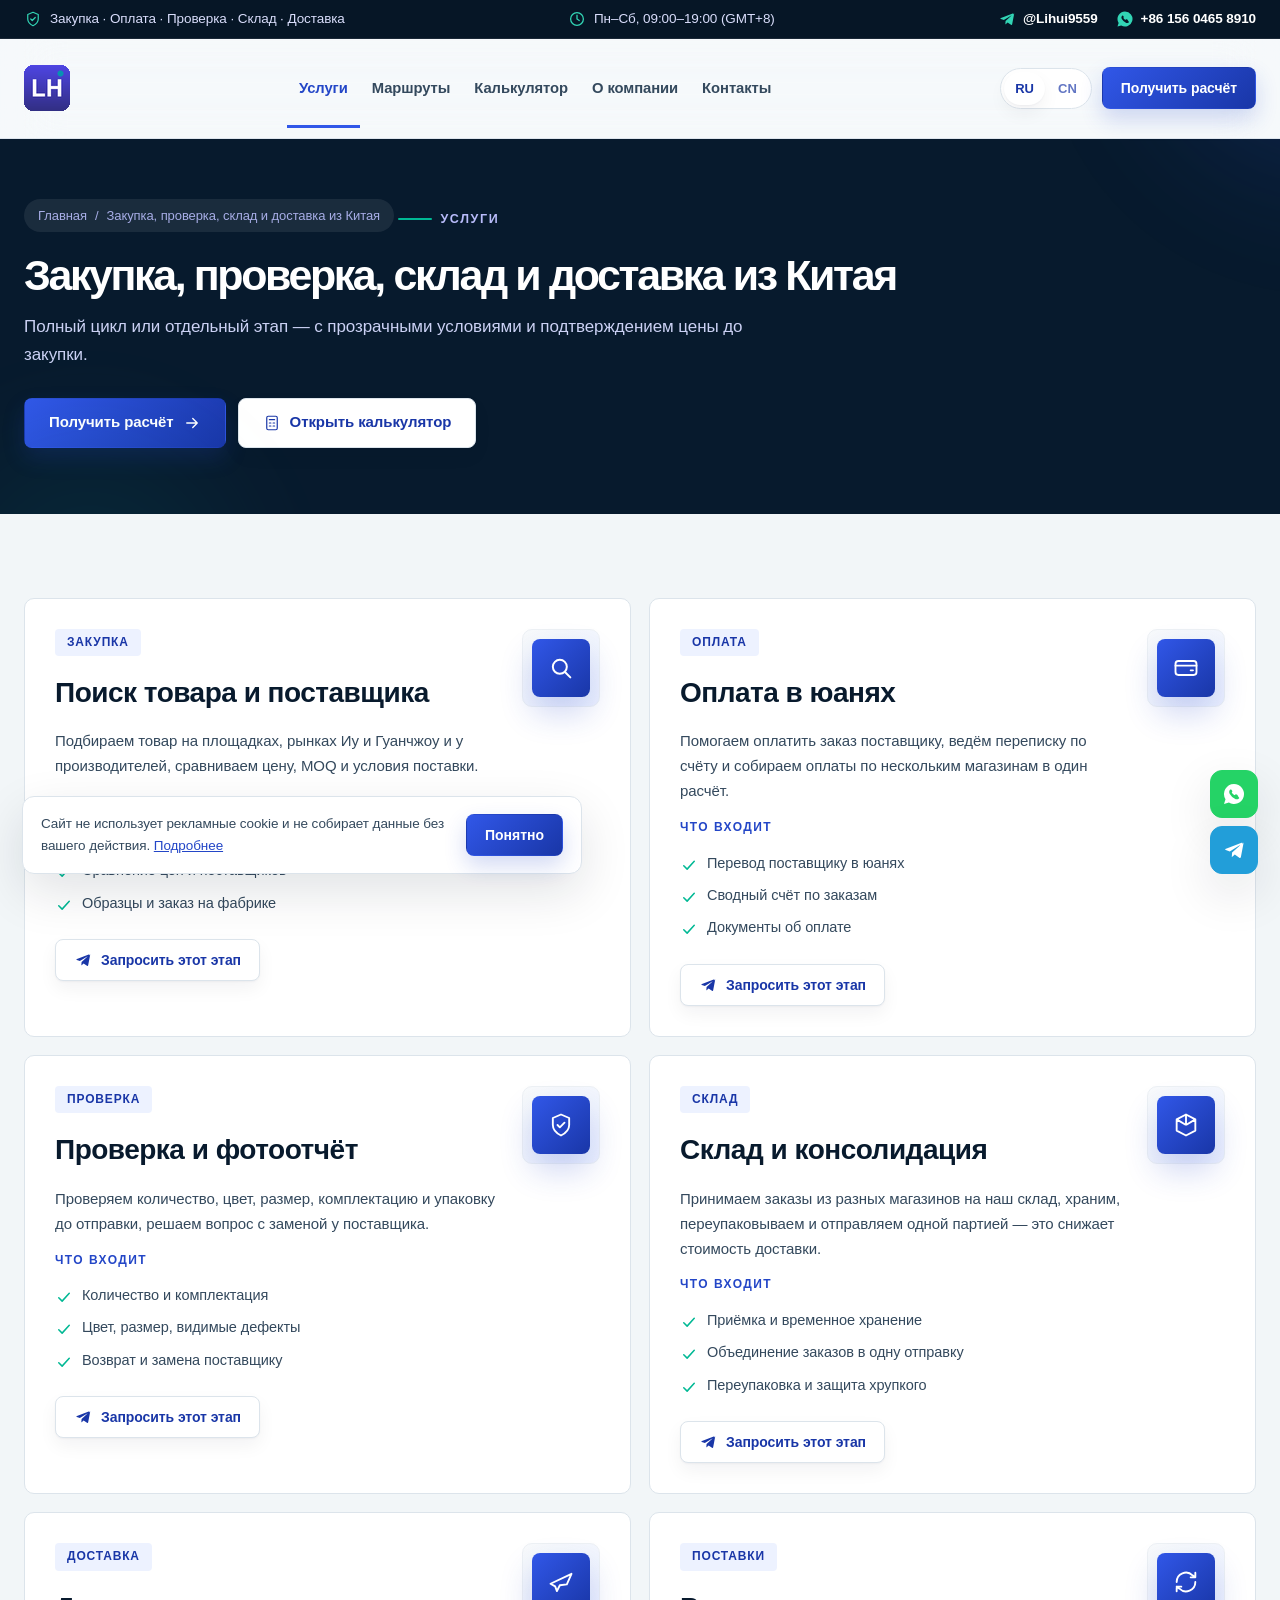
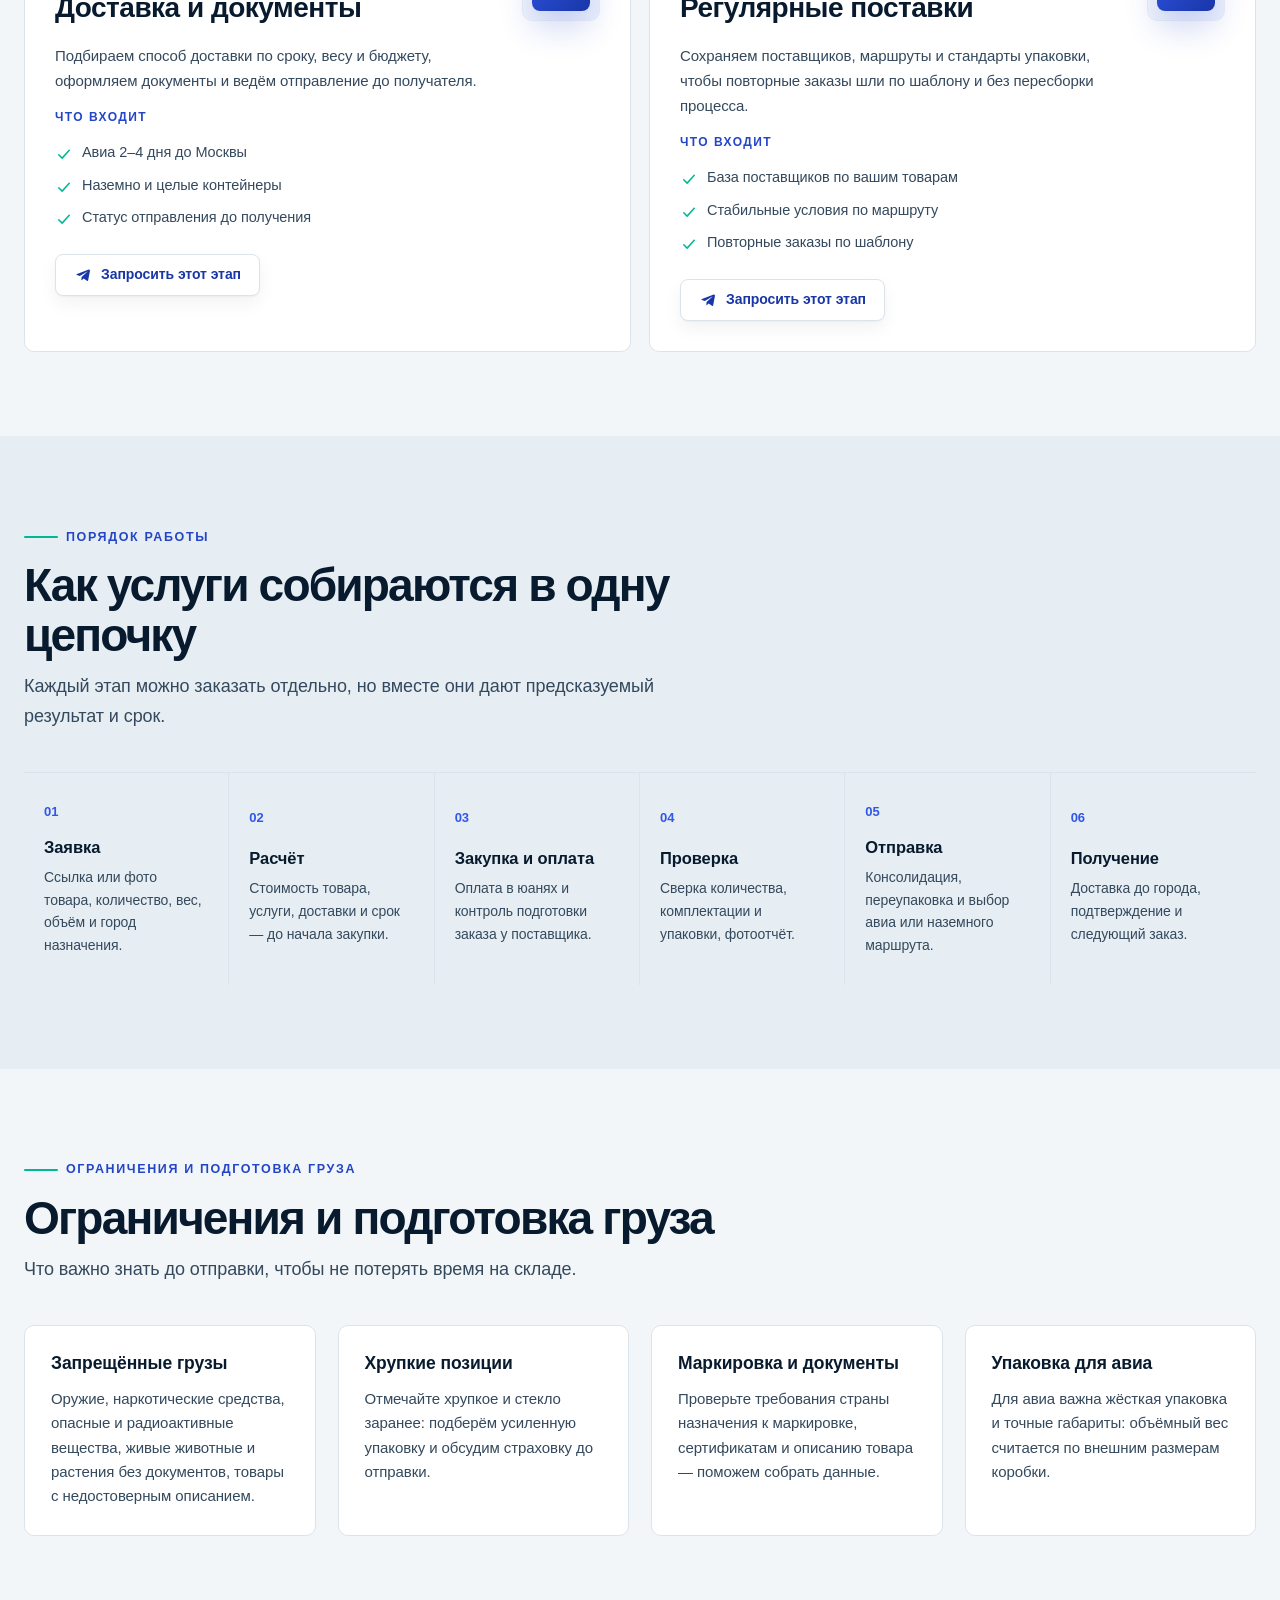
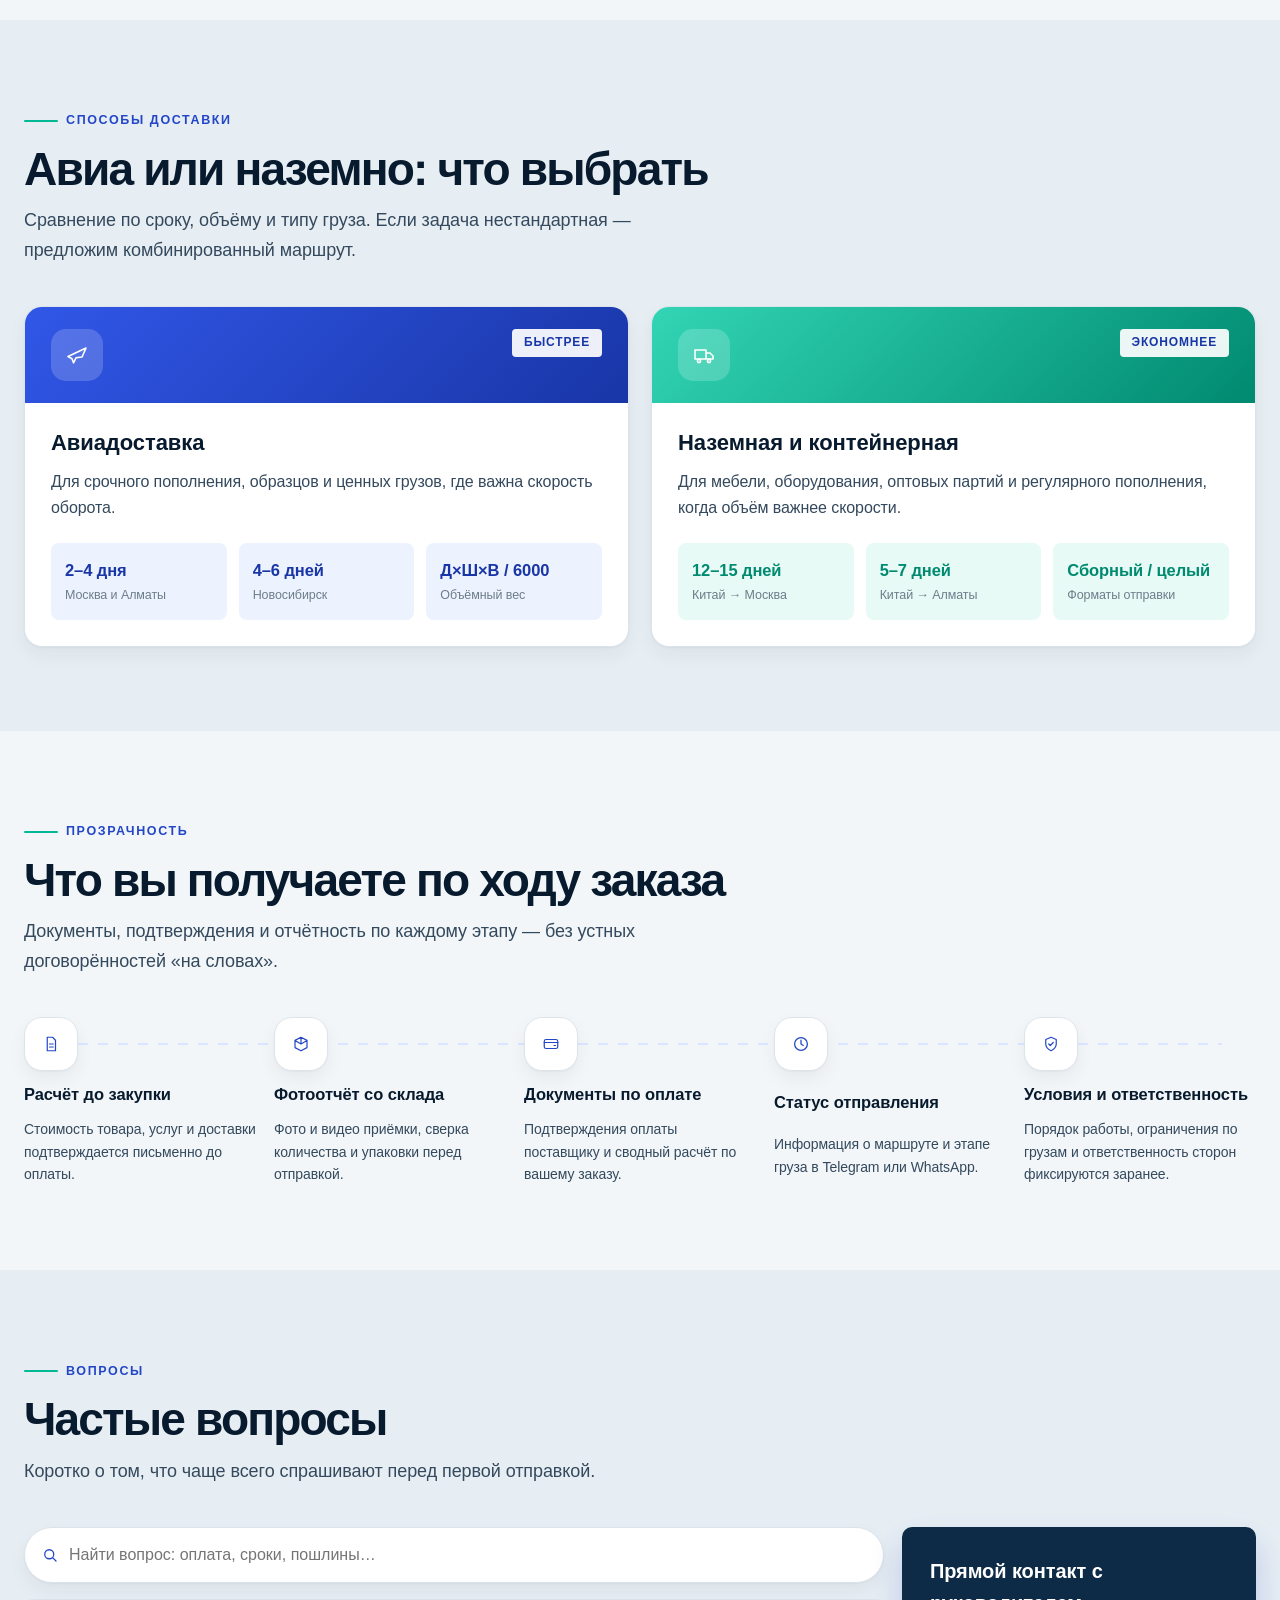
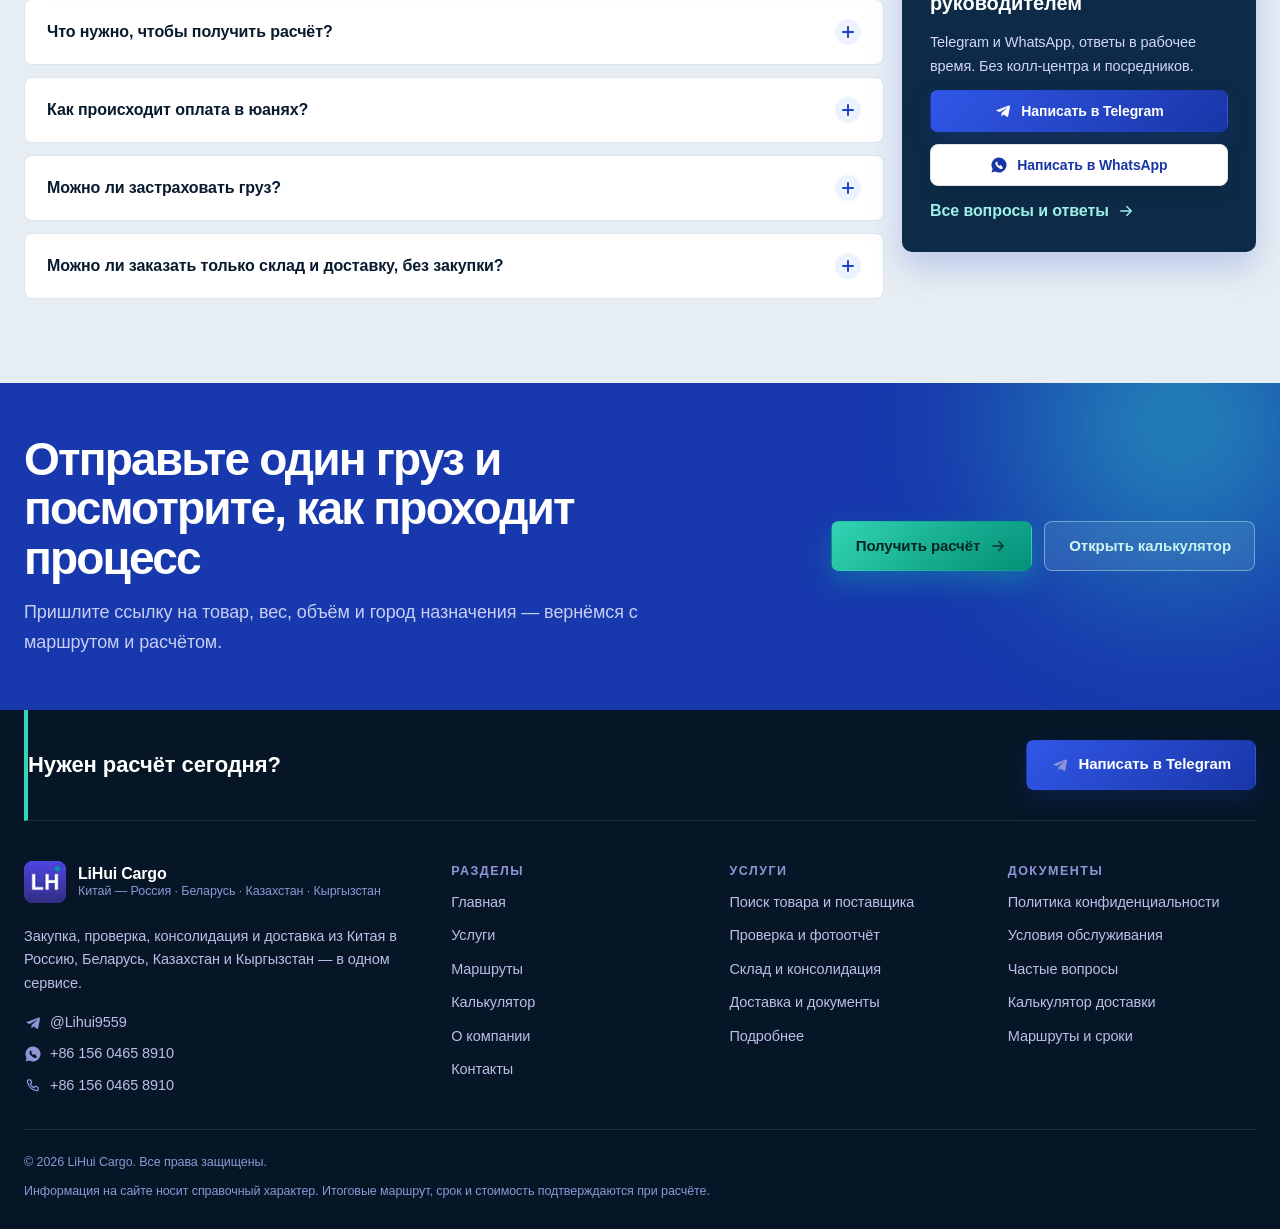
<file: services.html>
<!DOCTYPE html>
<html lang="ru" data-lang="ru">
<head>
<meta charset="utf-8">
<meta name="viewport" content="width=device-width, initial-scale=1">
<title data-i18n-doctitle="meta.services.title">Услуги: закупка, оплата, проверка, склад и доставка из Китая | LiHui Cargo</title>
<meta name="description" content="Шесть этапов поставки из Китая: поиск поставщика, оплата в юанях, проверка с фотоотчётом, склад и консолидация, авиа или наземная доставка, регулярные поставки." data-i18n-desc="meta.services.desc">
<meta name="theme-color" content="#071a2d">
<meta name="robots" content="index, follow">
<link rel="canonical" href="https://www.lihui-cargo.ru/services">
<link rel="icon" href="assets/brand/logo.png" type="image/png">
<link rel="apple-touch-icon" href="assets/brand/logo.png">
<link rel="manifest" href="site.webmanifest">
<meta property="og:type" content="website">
<meta property="og:site_name" content="LiHui Cargo">
<meta property="og:title" content="Услуги: закупка, оплата, проверка, склад и доставка из Китая | LiHui Cargo" data-i18n-ogtitle="meta.services.title">
<meta property="og:description" content="Шесть этапов поставки из Китая: поиск поставщика, оплата в юанях, проверка с фотоотчётом, склад и консолидация, авиа или наземная доставка, регулярные поставки." data-i18n-ogdesc="meta.services.desc">
<meta property="og:url" content="https://www.lihui-cargo.ru/services">
<meta property="og:image" content="https://www.lihui-cargo.ru/assets/img/hero.jpg">
<meta property="og:locale" content="ru_RU">
<meta name="twitter:card" content="summary_large_image">
<meta name="twitter:title" content="Услуги: закупка, оплата, проверка, склад и доставка из Китая | LiHui Cargo" data-i18n-twtitle="meta.services.title">
<meta name="twitter:description" content="Шесть этапов поставки из Китая: поиск поставщика, оплата в юанях, проверка с фотоотчётом, склад и консолидация, авиа или наземная доставка, регулярные поставки." data-i18n-twdesc="meta.services.desc">
<meta name="twitter:image" content="https://www.lihui-cargo.ru/assets/img/hero.jpg">
<meta name="format-detection" content="telephone=no">
<link rel="stylesheet" href="assets/css/styles.css?v=20260914-2">
<script type="application/ld+json">[{"@context":"https://schema.org","@type":["Organization","LocalBusiness"],"name":"LiHui Cargo","url":"https://www.lihui-cargo.ru/","description":"Закупка, оплата, проверка, консолидация и доставка грузов из Китая в Россию и страны СНГ.","areaServed":["RU","BY","KZ","KG","CN"],"knowsLanguage":["ru","zh"],"contactPoint":[{"@type":"ContactPoint","contactType":"customer service","telephone":"+8615604658910","availableLanguage":["ru","zh"]},{"@type":"ContactPoint","contactType":"sales","url":"https://t.me/Lihui9559","availableLanguage":["ru","zh"]}],"sameAs":["https://t.me/Lihui9559","https://wa.me/8615604658910"]},{"@context":"https://schema.org","@type":"BreadcrumbList","itemListElement":[{"@type":"ListItem","position":1,"name":"Главная","item":"https://www.lihui-cargo.ru/"},{"@type":"ListItem","position":2,"name":"Услуги","item":"https://www.lihui-cargo.ru/services"}]},{"@context":"https://schema.org","@type":"Service","name":"Закупка, проверка, консолидация и доставка грузов из Китая","serviceType":"Международная логистика","provider":{"@type":"Organization","name":"LiHui Cargo","url":"https://www.lihui-cargo.ru/"},"areaServed":["RU","BY","KZ","KG"]}]</script>
<script defer src="assets/js/i18n.js?v=20260914-2"></script>
<script defer src="assets/js/site.js?v=20260914-2"></script>
</head>
<body data-page="services">
<a class="skip" href="#main" data-i18n="ui.skipLink">Перейти к содержанию</a>
<div class="topbar">
  <div class="container topbar__inner">
    <p class="topbar__note"><svg class="icon icon--sm" viewBox="0 0 24 24" aria-hidden="true"><path fill="none" stroke="currentColor" stroke-width="1.6" stroke-linejoin="round" d="M12 3l7 3v6c0 4-3 7-7 9-4-2-7-5-7-9V6l7-3Z"/><path fill="none" stroke="currentColor" stroke-width="1.6" stroke-linecap="round" stroke-linejoin="round" d="m9 12 2 2 4-4"/></svg><span data-i18n="top.note">Закупка · Оплата · Проверка · Склад · Доставка</span></p>
    <p class="topbar__hours"><svg class="icon icon--sm" viewBox="0 0 24 24" aria-hidden="true"><path fill="none" stroke="currentColor" stroke-width="1.7" stroke-linecap="round" d="M12 7v5l3 2"/><circle cx="12" cy="12" r="8.5" fill="none" stroke="currentColor" stroke-width="1.7"/></svg><span data-i18n="top.hours">Пн–Сб, 09:00–19:00 (GMT+8)</span></p>
    <p class="topbar__links">
      <a href="https://t.me/Lihui9559" target="_blank" rel="noopener"><svg class="icon icon--sm" viewBox="0 0 24 24" aria-hidden="true"><path fill="currentColor" d="M21.7 4.3 18.9 19c-.2 1-.8 1.3-1.6.8l-4.5-3.3-2.2 2.1c-.2.3-.5.4-.8.4l.3-4.4 7.6-6.9c.3-.3 0-.5-.5-.2l-9.4 5.9-4-1.3c-.9-.3-.9-.9.2-1.3l15.6-6c.7-.3 1.4.2 1.1 1.5Z"/></svg>@Lihui9559</a>
      <a href="https://wa.me/8615604658910" target="_blank" rel="noopener"><svg class="icon icon--sm" viewBox="0 0 24 24" aria-hidden="true"><path fill="currentColor" d="M12 2a10 10 0 0 0-8.5 15.2L2 22l4.9-1.4A10 10 0 1 0 12 2Zm5.3 14c-.2.6-1.3 1.2-1.8 1.3-.5.1-1.1.1-1.8-.1a11 11 0 0 1-5.9-5.2c-.5-1-.7-1.9-.5-2.7.1-.5.6-1.4 1.1-1.7.3-.2.7-.2 1 .1l.9 1.4c.1.2.1.3 0 .5l-.4.6c-.1.2-.2.3 0 .6.4.7 1.5 1.9 2.4 2.3.2.1.4.1.5 0l.7-.7c.2-.2.4-.2.6-.1l1.4.8c.2.1.3.4.2.7Z"/></svg>+86 156 0465 8910</a>
    </p>
  </div>
</div>
<header class="header" id="header">
  <div class="container">
    <div class="header__bar" id="headerBar">
      <a class="brand" href="index.html" aria-label="LiHui Cargo">
        <img class="brand__logo" src="assets/brand/logo.png" width="46" height="46" alt="" aria-hidden="true" decoding="async">
      </a>
      <nav class="nav" aria-label="Основная навигация" data-i18n-aria="nav.aria"><a href="services.html" class="is-active" aria-current="page" data-i18n="nav.services">Услуги</a><a href="routes.html" data-i18n="nav.routes">Маршруты</a><a href="calculator.html" data-i18n="nav.calculator">Калькулятор</a><a href="about.html" data-i18n="nav.about">О компании</a><a href="contacts.html" data-i18n="nav.contacts">Контакты</a></nav>
      <div class="header__side">
        <div class="lang" role="group" aria-label="Язык сайта" data-i18n-aria="ui.langLabel">
    <button type="button" data-lang="ru" aria-pressed="true">RU</button><button type="button" data-lang="zh" aria-pressed="false">CN</button>
  </div>
        <a class="btn btn--primary btn--sm header__cta" href="contacts.html#request">
          <span data-i18n="ui.requestQuote">Получить расчёт</span>
        </a>
        <button class="burger" id="burger" type="button" aria-expanded="false" aria-controls="drawer" aria-label="Меню" data-i18n-aria="ui.menu"><svg class="icon" viewBox="0 0 24 24" aria-hidden="true"><path fill="none" stroke="currentColor" stroke-width="1.8" stroke-linecap="round" d="M4 7h16M4 12h16M4 17h16"/></svg></button>
      </div>
    </div>
  </div>
  <nav class="drawer" id="drawer" aria-label="Основная навигация" data-i18n-aria="nav.aria" hidden>
    <div class="drawer__links"><a href="index.html" data-i18n="nav.home">Главная</a><a href="services.html" aria-current="page" data-i18n="nav.services">Услуги</a><a href="routes.html" data-i18n="nav.routes">Маршруты</a><a href="calculator.html" data-i18n="nav.calculator">Калькулятор</a><a href="about.html" data-i18n="nav.about">О компании</a><a href="contacts.html" data-i18n="nav.contacts">Контакты</a></div>
    <div class="drawer__foot">
      <div class="lang lang--drawer" role="group" aria-label="Язык сайта" data-i18n-aria="ui.langLabel">
    <button type="button" data-lang="ru" aria-pressed="true">RU</button><button type="button" data-lang="zh" aria-pressed="false">CN</button>
  </div>
      <a class="btn btn--primary" href="contacts.html#request"><span data-i18n="ui.requestQuote">Получить расчёт</span></a>
      <a class="btn btn--ghost" href="https://wa.me/8615604658910" target="_blank" rel="noopener"><svg class="icon icon--sm" viewBox="0 0 24 24" aria-hidden="true"><path fill="currentColor" d="M12 2a10 10 0 0 0-8.5 15.2L2 22l4.9-1.4A10 10 0 1 0 12 2Zm5.3 14c-.2.6-1.3 1.2-1.8 1.3-.5.1-1.1.1-1.8-.1a11 11 0 0 1-5.9-5.2c-.5-1-.7-1.9-.5-2.7.1-.5.6-1.4 1.1-1.7.3-.2.7-.2 1 .1l.9 1.4c.1.2.1.3 0 .5l-.4.6c-.1.2-.2.3 0 .6.4.7 1.5 1.9 2.4 2.3.2.1.4.1.5 0l.7-.7c.2-.2.4-.2.6-.1l1.4.8c.2.1.3.4.2.7Z"/></svg><span data-i18n="ui.writeWa">Написать в WhatsApp</span></a>
    </div>
  </nav>
</header>
<button class="progress" id="progress" type="button" aria-label="Наверх" data-i18n-aria="ui.top"><span></span></button>
<main id="main">
<section class="pagehead">
  <div class="container">
    <nav class="crumbs" aria-label="Breadcrumb">
      <a href="index.html" data-i18n="ui.breadcrumbHome">Главная</a>
      <span aria-hidden="true">/</span>
      <span data-i18n="page.services.title">Закупка, проверка, склад и доставка из Китая</span>
    </nav>
    <p class="eyebrow" data-i18n="page.services.eyebrow">Услуги</p>
    <h1 class="h1" data-i18n="page.services.title">Закупка, проверка, склад и доставка из Китая</h1>
    <p class="lead" data-i18n="page.services.lead">Полный цикл или отдельный этап — с прозрачными условиями и подтверждением цены до закупки.</p>
    <div class="pagehead__actions">
        <a class="btn btn--primary" href="contacts.html#request"><span data-i18n="ui.requestQuote">Получить расчёт</span><svg class="icon icon--sm" viewBox="0 0 24 24" aria-hidden="true"><path fill="none" stroke="currentColor" stroke-width="1.8" stroke-linecap="round" stroke-linejoin="round" d="M5 12h14m-6-6 6 6-6 6"/></svg></a>
        <a class="btn btn--ghost" href="calculator.html"><svg class="icon icon--sm" viewBox="0 0 24 24" aria-hidden="true"><rect x="5" y="3" width="14" height="18" rx="2" fill="none" stroke="currentColor" stroke-width="1.6"/><path fill="none" stroke="currentColor" stroke-width="1.6" stroke-linecap="round" d="M8.5 7.5h7M8.5 12h2m3 0h2m-7 4h2m3 0h2"/></svg><span data-i18n="ui.openCalc">Открыть калькулятор</span></a>
      </div>
  </div>
</section>
<section class="section"><div class="container svc-list"><article class="svc" id="s1">
    <div class="svc__text">
      <p class="tag" data-i18n="s1.tag">Закупка</p>
      <h2 data-i18n="s1.title">Поиск товара и поставщика</h2>
      <p class="lead" data-i18n="s1.desc">Подбираем товар на площадках, рынках Иу и Гуанчжоу и у производителей, сравниваем цену, MOQ и условия поставки.</p>
      <p class="svc__label" data-i18n="svcpage.includes">Что входит</p>
      <ul class="ticks"><li><svg class="icon icon--tick" viewBox="0 0 24 24" aria-hidden="true"><path fill="none" stroke="currentColor" stroke-width="2" stroke-linecap="round" stroke-linejoin="round" d="m5 13 4.5 4.5L19 7"/></svg><span data-i18n="s1.b1">1688, Taobao, Pinduoduo, Poizon</span></li><li><svg class="icon icon--tick" viewBox="0 0 24 24" aria-hidden="true"><path fill="none" stroke="currentColor" stroke-width="2" stroke-linecap="round" stroke-linejoin="round" d="m5 13 4.5 4.5L19 7"/></svg><span data-i18n="s1.b2">Сравнение цен и поставщиков</span></li><li><svg class="icon icon--tick" viewBox="0 0 24 24" aria-hidden="true"><path fill="none" stroke="currentColor" stroke-width="2" stroke-linecap="round" stroke-linejoin="round" d="m5 13 4.5 4.5L19 7"/></svg><span data-i18n="s1.b3">Образцы и заказ на фабрике</span></li></ul>
      <a class="btn btn--ghost btn--sm" href="contacts.html#request"><svg class="icon icon--sm" viewBox="0 0 24 24" aria-hidden="true"><path fill="currentColor" d="M21.7 4.3 18.9 19c-.2 1-.8 1.3-1.6.8l-4.5-3.3-2.2 2.1c-.2.3-.5.4-.8.4l.3-4.4 7.6-6.9c.3-.3 0-.5-.5-.2l-9.4 5.9-4-1.3c-.9-.3-.9-.9.2-1.3l15.6-6c.7-.3 1.4.2 1.1 1.5Z"/></svg><span data-i18n="svcpage.request">Запросить этот этап</span></a>
    </div>
    <div class="svc__art" aria-hidden="true"><span class="svc__icon"><svg class="icon" viewBox="0 0 24 24" aria-hidden="true"><circle cx="11" cy="11" r="6" fill="none" stroke="currentColor" stroke-width="1.7"/><path fill="none" stroke="currentColor" stroke-width="1.7" stroke-linecap="round" d="m20 20-4.2-4.2"/></svg></span></div>
  </article><article class="svc svc--flip" id="s2">
    <div class="svc__text">
      <p class="tag" data-i18n="s2.tag">Оплата</p>
      <h2 data-i18n="s2.title">Оплата в юанях</h2>
      <p class="lead" data-i18n="s2.desc">Помогаем оплатить заказ поставщику, ведём переписку по счёту и собираем оплаты по нескольким магазинам в один расчёт.</p>
      <p class="svc__label" data-i18n="svcpage.includes">Что входит</p>
      <ul class="ticks"><li><svg class="icon icon--tick" viewBox="0 0 24 24" aria-hidden="true"><path fill="none" stroke="currentColor" stroke-width="2" stroke-linecap="round" stroke-linejoin="round" d="m5 13 4.5 4.5L19 7"/></svg><span data-i18n="s2.b1">Перевод поставщику в юанях</span></li><li><svg class="icon icon--tick" viewBox="0 0 24 24" aria-hidden="true"><path fill="none" stroke="currentColor" stroke-width="2" stroke-linecap="round" stroke-linejoin="round" d="m5 13 4.5 4.5L19 7"/></svg><span data-i18n="s2.b2">Сводный счёт по заказам</span></li><li><svg class="icon icon--tick" viewBox="0 0 24 24" aria-hidden="true"><path fill="none" stroke="currentColor" stroke-width="2" stroke-linecap="round" stroke-linejoin="round" d="m5 13 4.5 4.5L19 7"/></svg><span data-i18n="s2.b3">Документы об оплате</span></li></ul>
      <a class="btn btn--ghost btn--sm" href="contacts.html#request"><svg class="icon icon--sm" viewBox="0 0 24 24" aria-hidden="true"><path fill="currentColor" d="M21.7 4.3 18.9 19c-.2 1-.8 1.3-1.6.8l-4.5-3.3-2.2 2.1c-.2.3-.5.4-.8.4l.3-4.4 7.6-6.9c.3-.3 0-.5-.5-.2l-9.4 5.9-4-1.3c-.9-.3-.9-.9.2-1.3l15.6-6c.7-.3 1.4.2 1.1 1.5Z"/></svg><span data-i18n="svcpage.request">Запросить этот этап</span></a>
    </div>
    <div class="svc__art" aria-hidden="true"><span class="svc__icon"><svg class="icon" viewBox="0 0 24 24" aria-hidden="true"><rect x="3" y="6" width="18" height="12" rx="2.5" fill="none" stroke="currentColor" stroke-width="1.6"/><path fill="none" stroke="currentColor" stroke-width="1.6" stroke-linecap="round" d="M3 10h18M16 14h2"/></svg></span></div>
  </article><article class="svc" id="s3">
    <div class="svc__text">
      <p class="tag" data-i18n="s3.tag">Проверка</p>
      <h2 data-i18n="s3.title">Проверка и фотоотчёт</h2>
      <p class="lead" data-i18n="s3.desc">Проверяем количество, цвет, размер, комплектацию и упаковку до отправки, решаем вопрос с заменой у поставщика.</p>
      <p class="svc__label" data-i18n="svcpage.includes">Что входит</p>
      <ul class="ticks"><li><svg class="icon icon--tick" viewBox="0 0 24 24" aria-hidden="true"><path fill="none" stroke="currentColor" stroke-width="2" stroke-linecap="round" stroke-linejoin="round" d="m5 13 4.5 4.5L19 7"/></svg><span data-i18n="s3.b1">Количество и комплектация</span></li><li><svg class="icon icon--tick" viewBox="0 0 24 24" aria-hidden="true"><path fill="none" stroke="currentColor" stroke-width="2" stroke-linecap="round" stroke-linejoin="round" d="m5 13 4.5 4.5L19 7"/></svg><span data-i18n="s3.b2">Цвет, размер, видимые дефекты</span></li><li><svg class="icon icon--tick" viewBox="0 0 24 24" aria-hidden="true"><path fill="none" stroke="currentColor" stroke-width="2" stroke-linecap="round" stroke-linejoin="round" d="m5 13 4.5 4.5L19 7"/></svg><span data-i18n="s3.b3">Возврат и замена поставщику</span></li></ul>
      <a class="btn btn--ghost btn--sm" href="contacts.html#request"><svg class="icon icon--sm" viewBox="0 0 24 24" aria-hidden="true"><path fill="currentColor" d="M21.7 4.3 18.9 19c-.2 1-.8 1.3-1.6.8l-4.5-3.3-2.2 2.1c-.2.3-.5.4-.8.4l.3-4.4 7.6-6.9c.3-.3 0-.5-.5-.2l-9.4 5.9-4-1.3c-.9-.3-.9-.9.2-1.3l15.6-6c.7-.3 1.4.2 1.1 1.5Z"/></svg><span data-i18n="svcpage.request">Запросить этот этап</span></a>
    </div>
    <div class="svc__art" aria-hidden="true"><span class="svc__icon"><svg class="icon" viewBox="0 0 24 24" aria-hidden="true"><path fill="none" stroke="currentColor" stroke-width="1.6" stroke-linejoin="round" d="M12 3l7 3v6c0 4-3 7-7 9-4-2-7-5-7-9V6l7-3Z"/><path fill="none" stroke="currentColor" stroke-width="1.6" stroke-linecap="round" stroke-linejoin="round" d="m9 12 2 2 4-4"/></svg></span></div>
  </article><article class="svc svc--flip" id="s4">
    <div class="svc__text">
      <p class="tag" data-i18n="s4.tag">Склад</p>
      <h2 data-i18n="s4.title">Склад и консолидация</h2>
      <p class="lead" data-i18n="s4.desc">Принимаем заказы из разных магазинов на наш склад, храним, переупаковываем и отправляем одной партией — это снижает стоимость доставки.</p>
      <p class="svc__label" data-i18n="svcpage.includes">Что входит</p>
      <ul class="ticks"><li><svg class="icon icon--tick" viewBox="0 0 24 24" aria-hidden="true"><path fill="none" stroke="currentColor" stroke-width="2" stroke-linecap="round" stroke-linejoin="round" d="m5 13 4.5 4.5L19 7"/></svg><span data-i18n="s4.b1">Приёмка и временное хранение</span></li><li><svg class="icon icon--tick" viewBox="0 0 24 24" aria-hidden="true"><path fill="none" stroke="currentColor" stroke-width="2" stroke-linecap="round" stroke-linejoin="round" d="m5 13 4.5 4.5L19 7"/></svg><span data-i18n="s4.b2">Объединение заказов в одну отправку</span></li><li><svg class="icon icon--tick" viewBox="0 0 24 24" aria-hidden="true"><path fill="none" stroke="currentColor" stroke-width="2" stroke-linecap="round" stroke-linejoin="round" d="m5 13 4.5 4.5L19 7"/></svg><span data-i18n="s4.b3">Переупаковка и защита хрупкого</span></li></ul>
      <a class="btn btn--ghost btn--sm" href="contacts.html#request"><svg class="icon icon--sm" viewBox="0 0 24 24" aria-hidden="true"><path fill="currentColor" d="M21.7 4.3 18.9 19c-.2 1-.8 1.3-1.6.8l-4.5-3.3-2.2 2.1c-.2.3-.5.4-.8.4l.3-4.4 7.6-6.9c.3-.3 0-.5-.5-.2l-9.4 5.9-4-1.3c-.9-.3-.9-.9.2-1.3l15.6-6c.7-.3 1.4.2 1.1 1.5Z"/></svg><span data-i18n="svcpage.request">Запросить этот этап</span></a>
    </div>
    <div class="svc__art" aria-hidden="true"><span class="svc__icon"><svg class="icon" viewBox="0 0 24 24" aria-hidden="true"><path fill="none" stroke="currentColor" stroke-width="1.6" stroke-linejoin="round" d="m12 3 8 4.2v9.6L12 21l-8-4.2V7.2L12 3Zm0 0v9m8-4.8-8 4.8m-8-4.8 8 4.8"/></svg></span></div>
  </article><article class="svc" id="s5">
    <div class="svc__text">
      <p class="tag" data-i18n="s5.tag">Доставка</p>
      <h2 data-i18n="s5.title">Доставка и документы</h2>
      <p class="lead" data-i18n="s5.desc">Подбираем способ доставки по сроку, весу и бюджету, оформляем документы и ведём отправление до получателя.</p>
      <p class="svc__label" data-i18n="svcpage.includes">Что входит</p>
      <ul class="ticks"><li><svg class="icon icon--tick" viewBox="0 0 24 24" aria-hidden="true"><path fill="none" stroke="currentColor" stroke-width="2" stroke-linecap="round" stroke-linejoin="round" d="m5 13 4.5 4.5L19 7"/></svg><span data-i18n="s5.b1">Авиа 2–4 дня до Москвы</span></li><li><svg class="icon icon--tick" viewBox="0 0 24 24" aria-hidden="true"><path fill="none" stroke="currentColor" stroke-width="2" stroke-linecap="round" stroke-linejoin="round" d="m5 13 4.5 4.5L19 7"/></svg><span data-i18n="s5.b2">Наземно и целые контейнеры</span></li><li><svg class="icon icon--tick" viewBox="0 0 24 24" aria-hidden="true"><path fill="none" stroke="currentColor" stroke-width="2" stroke-linecap="round" stroke-linejoin="round" d="m5 13 4.5 4.5L19 7"/></svg><span data-i18n="s5.b3">Статус отправления до получения</span></li></ul>
      <a class="btn btn--ghost btn--sm" href="contacts.html#request"><svg class="icon icon--sm" viewBox="0 0 24 24" aria-hidden="true"><path fill="currentColor" d="M21.7 4.3 18.9 19c-.2 1-.8 1.3-1.6.8l-4.5-3.3-2.2 2.1c-.2.3-.5.4-.8.4l.3-4.4 7.6-6.9c.3-.3 0-.5-.5-.2l-9.4 5.9-4-1.3c-.9-.3-.9-.9.2-1.3l15.6-6c.7-.3 1.4.2 1.1 1.5Z"/></svg><span data-i18n="svcpage.request">Запросить этот этап</span></a>
    </div>
    <div class="svc__art" aria-hidden="true"><span class="svc__icon"><svg class="icon" viewBox="0 0 24 24" aria-hidden="true"><path fill="none" stroke="currentColor" stroke-width="1.6" stroke-linejoin="round" d="M3 13.5 21 5l-4 9-6 .8-2.5 5-1.5-4Z"/></svg></span></div>
  </article><article class="svc svc--flip" id="s6">
    <div class="svc__text">
      <p class="tag" data-i18n="s6.tag">Поставки</p>
      <h2 data-i18n="s6.title">Регулярные поставки</h2>
      <p class="lead" data-i18n="s6.desc">Сохраняем поставщиков, маршруты и стандарты упаковки, чтобы повторные заказы шли по шаблону и без пересборки процесса.</p>
      <p class="svc__label" data-i18n="svcpage.includes">Что входит</p>
      <ul class="ticks"><li><svg class="icon icon--tick" viewBox="0 0 24 24" aria-hidden="true"><path fill="none" stroke="currentColor" stroke-width="2" stroke-linecap="round" stroke-linejoin="round" d="m5 13 4.5 4.5L19 7"/></svg><span data-i18n="s6.b1">База поставщиков по вашим товарам</span></li><li><svg class="icon icon--tick" viewBox="0 0 24 24" aria-hidden="true"><path fill="none" stroke="currentColor" stroke-width="2" stroke-linecap="round" stroke-linejoin="round" d="m5 13 4.5 4.5L19 7"/></svg><span data-i18n="s6.b2">Стабильные условия по маршруту</span></li><li><svg class="icon icon--tick" viewBox="0 0 24 24" aria-hidden="true"><path fill="none" stroke="currentColor" stroke-width="2" stroke-linecap="round" stroke-linejoin="round" d="m5 13 4.5 4.5L19 7"/></svg><span data-i18n="s6.b3">Повторные заказы по шаблону</span></li></ul>
      <a class="btn btn--ghost btn--sm" href="contacts.html#request"><svg class="icon icon--sm" viewBox="0 0 24 24" aria-hidden="true"><path fill="currentColor" d="M21.7 4.3 18.9 19c-.2 1-.8 1.3-1.6.8l-4.5-3.3-2.2 2.1c-.2.3-.5.4-.8.4l.3-4.4 7.6-6.9c.3-.3 0-.5-.5-.2l-9.4 5.9-4-1.3c-.9-.3-.9-.9.2-1.3l15.6-6c.7-.3 1.4.2 1.1 1.5Z"/></svg><span data-i18n="svcpage.request">Запросить этот этап</span></a>
    </div>
    <div class="svc__art" aria-hidden="true"><span class="svc__icon"><svg class="icon" viewBox="0 0 24 24" aria-hidden="true"><path fill="none" stroke="currentColor" stroke-width="1.6" stroke-linecap="round" stroke-linejoin="round" d="M4 12a8 8 0 0 1 13.6-5.7L20 8m0-4v4h-4M20 12a8 8 0 0 1-13.6 5.7L4 16m0 4v-4h4"/></svg></span></div>
  </article></div></section>
<section class="section section--alt" id="work">
      <div class="container">
        <div class="section__head">
<p class="eyebrow" data-i18n="svcpage.workEyebrow">Порядок работы</p>
<h2 class="h2" data-i18n="svcpage.workTitle">Как услуги собираются в одну цепочку</h2>
<p class="lead" data-i18n="svcpage.workLead">Каждый этап можно заказать отдельно, но вместе они дают предсказуемый результат и срок.</p>
</div>
        <ol class="timeline"><li class="timeline__item reveal"><span class="timeline__num">01</span><div class="timeline__body"><h3 data-i18n="p1.title">Заявка</h3><p data-i18n="p1.desc">Ссылка или фото товара, количество, вес, объём и город назначения.</p></div></li><li class="timeline__item reveal"><span class="timeline__num">02</span><div class="timeline__body"><h3 data-i18n="p2.title">Расчёт</h3><p data-i18n="p2.desc">Стоимость товара, услуги, доставки и срок — до начала закупки.</p></div></li><li class="timeline__item reveal"><span class="timeline__num">03</span><div class="timeline__body"><h3 data-i18n="p3.title">Закупка и оплата</h3><p data-i18n="p3.desc">Оплата в юанях и контроль подготовки заказа у поставщика.</p></div></li><li class="timeline__item reveal"><span class="timeline__num">04</span><div class="timeline__body"><h3 data-i18n="p4.title">Проверка</h3><p data-i18n="p4.desc">Сверка количества, комплектации и упаковки, фотоотчёт.</p></div></li><li class="timeline__item reveal"><span class="timeline__num">05</span><div class="timeline__body"><h3 data-i18n="p5.title">Отправка</h3><p data-i18n="p5.desc">Консолидация, переупаковка и выбор авиа или наземного маршрута.</p></div></li><li class="timeline__item reveal"><span class="timeline__num">06</span><div class="timeline__body"><h3 data-i18n="p6.title">Получение</h3><p data-i18n="p6.desc">Доставка до города, подтверждение и следующий заказ.</p></div></li></ol>
      </div>
    </section>
<section class="section" id="restrictions">
      <div class="container">
        <div class="section__head">
<p class="eyebrow" data-i18n="svcpage.restrictionsTitle">Ограничения и подготовка груза</p>
<h2 class="h2" data-i18n="svcpage.restrictionsTitle">Ограничения и подготовка груза</h2>
<p class="lead" data-i18n="svcpage.restrictionsLead">Что важно знать до отправки, чтобы не потерять время на складе.</p>
</div>
        <div class="grid grid--4"><article class="card card--plain reveal">
      <h3 data-i18n="restrict.1.title">Запрещённые грузы</h3>
      <p data-i18n="restrict.1.desc">Оружие, наркотические средства, опасные и радиоактивные вещества, живые животные и растения без документов, товары с недостоверным описанием.</p>
    </article><article class="card card--plain reveal">
      <h3 data-i18n="restrict.2.title">Хрупкие позиции</h3>
      <p data-i18n="restrict.2.desc">Отмечайте хрупкое и стекло заранее: подберём усиленную упаковку и обсудим страховку до отправки.</p>
    </article><article class="card card--plain reveal">
      <h3 data-i18n="restrict.3.title">Маркировка и документы</h3>
      <p data-i18n="restrict.3.desc">Проверьте требования страны назначения к маркировке, сертификатам и описанию товара — поможем собрать данные.</p>
    </article><article class="card card--plain reveal">
      <h3 data-i18n="restrict.4.title">Упаковка для авиа</h3>
      <p data-i18n="restrict.4.desc">Для авиа важна жёсткая упаковка и точные габариты: объёмный вес считается по внешним размерам коробки.</p>
    </article></div>
      </div>
    </section>
<section class="section section--alt" id="modes">
  <div class="container">
    <div class="section__head">
<p class="eyebrow" data-i18n="modes.eyebrow">Способы доставки</p>
<h2 class="h2" data-i18n="modes.title">Авиа или наземно: что выбрать</h2>
<p class="lead" data-i18n="modes.lead">Сравнение по сроку, объёму и типу груза. Если задача нестандартная — предложим комбинированный маршрут.</p>
</div>
    <div class="tickets"><article class="ticket ticket--air reveal">
      <header class="ticket__head">
        <span class="ticket__icon"><svg class="icon" viewBox="0 0 24 24" aria-hidden="true"><path fill="none" stroke="currentColor" stroke-width="1.6" stroke-linejoin="round" d="M3 13.5 21 5l-4 9-6 .8-2.5 5-1.5-4Z"/></svg></span>
        <span class="tag tag--light" data-i18n="modes.air.tag">Быстрее</span>
      </header>
      <h3 data-i18n="modes.air.title">Авиадоставка</h3>
      <p data-i18n="modes.air.desc">Для срочного пополнения, образцов и ценных грузов, где важна скорость оборота.</p>
      <dl class="ticket__facts">
        <div><dt data-i18n="modes.air.t1">2–4 дня</dt><dd data-i18n="modes.air.t1label">Москва и Алматы</dd></div><div><dt data-i18n="modes.air.t2">4–6 дней</dt><dd data-i18n="modes.air.t2label">Новосибирск</dd></div><div><dt data-i18n="modes.air.t3">Д×Ш×В / 6000</dt><dd data-i18n="modes.air.t3label">Объёмный вес</dd></div>
      </dl>
    </article><article class="ticket ticket--ground reveal">
      <header class="ticket__head">
        <span class="ticket__icon"><svg class="icon" viewBox="0 0 24 24" aria-hidden="true"><path fill="none" stroke="currentColor" stroke-width="1.6" stroke-linejoin="round" d="M3 7h11v9H3V7Zm11 3h4l3 3v3h-7v-6Z"/><circle cx="7" cy="18" r="1.6" fill="none" stroke="currentColor" stroke-width="1.6"/><circle cx="17" cy="18" r="1.6" fill="none" stroke="currentColor" stroke-width="1.6"/></svg></span>
        <span class="tag tag--light" data-i18n="modes.ground.tag">Экономнее</span>
      </header>
      <h3 data-i18n="modes.ground.title">Наземная и контейнерная</h3>
      <p data-i18n="modes.ground.desc">Для мебели, оборудования, оптовых партий и регулярного пополнения, когда объём важнее скорости.</p>
      <dl class="ticket__facts">
        <div><dt data-i18n="modes.ground.t1">12–15 дней</dt><dd data-i18n="modes.ground.t1label">Китай → Москва</dd></div><div><dt data-i18n="modes.ground.t2">5–7 дней</dt><dd data-i18n="modes.ground.t2label">Китай → Алматы</dd></div><div><dt data-i18n="modes.ground.t3">Сборный / целый</dt><dd data-i18n="modes.ground.t3label">Форматы отправки</dd></div>
      </dl>
    </article></div>
  </div>
</section>
<section class="section" id="documents">
  <div class="container">
    <div class="section__head">
<p class="eyebrow" data-i18n="docs.eyebrow">Прозрачность</p>
<h2 class="h2" data-i18n="docs.title">Что вы получаете по ходу заказа</h2>
<p class="lead" data-i18n="docs.lead">Документы, подтверждения и отчётность по каждому этапу — без устных договорённостей «на словах».</p>
</div>
    <ul class="rail"><li class="rail__item reveal">
      <span class="rail__dot"><svg class="icon icon--sm" viewBox="0 0 24 24" aria-hidden="true"><path fill="none" stroke="currentColor" stroke-width="1.6" stroke-linejoin="round" d="M7 3h7l4 4v14H7V3Z"/><path fill="none" stroke="currentColor" stroke-width="1.6" stroke-linecap="round" d="M10 12h5m-5 4h5"/></svg></span>
      <h3 data-i18n="doc.1.title">Расчёт до закупки</h3>
      <p data-i18n="doc.1.desc">Стоимость товара, услуг и доставки подтверждается письменно до оплаты.</p>
    </li><li class="rail__item reveal">
      <span class="rail__dot"><svg class="icon icon--sm" viewBox="0 0 24 24" aria-hidden="true"><path fill="none" stroke="currentColor" stroke-width="1.6" stroke-linejoin="round" d="m12 3 8 4.2v9.6L12 21l-8-4.2V7.2L12 3Zm0 0v9m8-4.8-8 4.8m-8-4.8 8 4.8"/></svg></span>
      <h3 data-i18n="doc.2.title">Фотоотчёт со склада</h3>
      <p data-i18n="doc.2.desc">Фото и видео приёмки, сверка количества и упаковки перед отправкой.</p>
    </li><li class="rail__item reveal">
      <span class="rail__dot"><svg class="icon icon--sm" viewBox="0 0 24 24" aria-hidden="true"><rect x="3" y="6" width="18" height="12" rx="2.5" fill="none" stroke="currentColor" stroke-width="1.6"/><path fill="none" stroke="currentColor" stroke-width="1.6" stroke-linecap="round" d="M3 10h18M16 14h2"/></svg></span>
      <h3 data-i18n="doc.3.title">Документы по оплате</h3>
      <p data-i18n="doc.3.desc">Подтверждения оплаты поставщику и сводный расчёт по вашему заказу.</p>
    </li><li class="rail__item reveal">
      <span class="rail__dot"><svg class="icon icon--sm" viewBox="0 0 24 24" aria-hidden="true"><path fill="none" stroke="currentColor" stroke-width="1.7" stroke-linecap="round" d="M12 7v5l3 2"/><circle cx="12" cy="12" r="8.5" fill="none" stroke="currentColor" stroke-width="1.7"/></svg></span>
      <h3 data-i18n="doc.4.title">Статус отправления</h3>
      <p data-i18n="doc.4.desc">Информация о маршруте и этапе груза в Telegram или WhatsApp.</p>
    </li><li class="rail__item reveal">
      <span class="rail__dot"><svg class="icon icon--sm" viewBox="0 0 24 24" aria-hidden="true"><path fill="none" stroke="currentColor" stroke-width="1.6" stroke-linejoin="round" d="M12 3l7 3v6c0 4-3 7-7 9-4-2-7-5-7-9V6l7-3Z"/><path fill="none" stroke="currentColor" stroke-width="1.6" stroke-linecap="round" stroke-linejoin="round" d="m9 12 2 2 4-4"/></svg></span>
      <h3 data-i18n="doc.5.title">Условия и ответственность</h3>
      <p data-i18n="doc.5.desc">Порядок работы, ограничения по грузам и ответственность сторон фиксируются заранее.</p>
    </li></ul>
  </div>
</section>
<section class="section section--alt" id="faq">
  <div class="container">
    <div class="section__head">
<p class="eyebrow" data-i18n="home.faq.eyebrow">Вопросы</p>
<h2 class="h2" data-i18n="home.faq.title">Частые вопросы</h2>
<p class="lead" data-i18n="home.faq.lead">Коротко о том, что чаще всего спрашивают перед первой отправкой.</p>
</div>
    <div class="faq-layout">
      <div class="faq__col">
        <div class="faq__tools">
          <label class="search">
            <span class="sr-only" data-i18n="faq.searchLabel">Поиск по вопросам</span>
            <span class="search__icon"><svg class="icon icon--sm" viewBox="0 0 24 24" aria-hidden="true"><circle cx="11" cy="11" r="6" fill="none" stroke="currentColor" stroke-width="1.7"/><path fill="none" stroke="currentColor" stroke-width="1.7" stroke-linecap="round" d="m20 20-4.2-4.2"/></svg></span>
            <input type="search" id="faqSearch" autocomplete="off" placeholder="Найти вопрос: оплата, сроки, пошлины…" data-i18n-ph="faq.searchPh">
          </label>
        </div>
        <div class="faq"><details class="faq__item">
      <summary><span data-i18n="faq.q1">Что нужно, чтобы получить расчёт?</span><span class="faq__mark" aria-hidden="true"></span></summary>
      <div class="faq__answer"><p data-i18n="faq.a1">Ссылка или фото товара, количество, примерный вес и габариты упаковки, город назначения. Чем точнее данные, тем быстрее и точнее расчёт. Если габаритов нет — считаем по категории товара и подтверждаем после приёмки на складе.</p></div>
    </details><details class="faq__item">
      <summary><span data-i18n="faq.q5">Как происходит оплата в юанях?</span><span class="faq__mark" aria-hidden="true"></span></summary>
      <div class="faq__answer"><p data-i18n="faq.a5">Вы переводите сумму заказа, мы оплачиваем поставщику в юанях и присылаем подтверждение оплаты. Если заказ собирается из нескольких магазинов, оплату можно провести одним сводным расчётом.</p></div>
    </details><details class="faq__item">
      <summary><span data-i18n="faq.q7">Можно ли застраховать груз?</span><span class="faq__mark" aria-hidden="true"></span></summary>
      <div class="faq__answer"><p data-i18n="faq.a7">Условия страхования и ответственности по конкретной отправке согласуем отдельно и фиксируем до отправки. Хрупкие и дорогие позиции отмечайте заранее — подберём упаковку и обсудим страховку.</p></div>
    </details><details class="faq__item">
      <summary><span data-i18n="faq.q12">Можно ли заказать только склад и доставку, без закупки?</span><span class="faq__mark" aria-hidden="true"></span></summary>
      <div class="faq__answer"><p data-i18n="faq.a12">Да. Многие клиенты покупают сами, а нам передают приёмку, проверку, хранение, консолидацию и доставку. Можно взять любой отдельный этап или всю цепочку.</p></div>
    </details></div>
        <p class="faq__empty" id="faqEmpty" hidden data-i18n="faq.searchEmpty">По этому запросу ничего не нашлось. Напишите нам — ответим лично.</p>
      </div>
      <aside class="faq__side">
        <div class="faq-card">
          <h3 data-i18n="contact.directTitle">Прямой контакт с руководителем</h3>
          <p data-i18n="contact.directDesc">Telegram и WhatsApp, ответы в рабочее время. Без колл-центра и посредников.</p>
          <a class="btn btn--primary btn--sm" href="https://t.me/Lihui9559" target="_blank" rel="noopener"><svg class="icon icon--sm" viewBox="0 0 24 24" aria-hidden="true"><path fill="currentColor" d="M21.7 4.3 18.9 19c-.2 1-.8 1.3-1.6.8l-4.5-3.3-2.2 2.1c-.2.3-.5.4-.8.4l.3-4.4 7.6-6.9c.3-.3 0-.5-.5-.2l-9.4 5.9-4-1.3c-.9-.3-.9-.9.2-1.3l15.6-6c.7-.3 1.4.2 1.1 1.5Z"/></svg><span data-i18n="ui.writeTg">Написать в Telegram</span></a>
          <a class="btn btn--ghost btn--sm" href="https://wa.me/8615604658910" target="_blank" rel="noopener"><svg class="icon icon--sm" viewBox="0 0 24 24" aria-hidden="true"><path fill="currentColor" d="M12 2a10 10 0 0 0-8.5 15.2L2 22l4.9-1.4A10 10 0 1 0 12 2Zm5.3 14c-.2.6-1.3 1.2-1.8 1.3-.5.1-1.1.1-1.8-.1a11 11 0 0 1-5.9-5.2c-.5-1-.7-1.9-.5-2.7.1-.5.6-1.4 1.1-1.7.3-.2.7-.2 1 .1l.9 1.4c.1.2.1.3 0 .5l-.4.6c-.1.2-.2.3 0 .6.4.7 1.5 1.9 2.4 2.3.2.1.4.1.5 0l.7-.7c.2-.2.4-.2.6-.1l1.4.8c.2.1.3.4.2.7Z"/></svg><span data-i18n="ui.writeWa">Написать в WhatsApp</span></a>
          <a class="link-arrow" href="faq.html"><span data-i18n="home.faq.more">Все вопросы и ответы</span><svg class="icon icon--sm" viewBox="0 0 24 24" aria-hidden="true"><path fill="none" stroke="currentColor" stroke-width="1.8" stroke-linecap="round" stroke-linejoin="round" d="M5 12h14m-6-6 6 6-6 6"/></svg></a>
        </div>
      </aside>
    </div>
  </div>
</section>
<section class="band">
  <div class="container band__inner">
    <div>
      <h2 class="h2 h2--light" data-i18n="cta.title">Отправьте один груз и посмотрите, как проходит процесс</h2>
      <p class="lead lead--light" data-i18n="cta.desc">Пришлите ссылку на товар, вес, объём и город назначения — вернёмся с маршрутом и расчётом.</p>
    </div>
    <div class="band__actions">
      <a class="btn btn--accent" href="contacts.html#request"><span data-i18n="cta.btn1">Получить расчёт</span><svg class="icon icon--sm" viewBox="0 0 24 24" aria-hidden="true"><path fill="none" stroke="currentColor" stroke-width="1.8" stroke-linecap="round" stroke-linejoin="round" d="M5 12h14m-6-6 6 6-6 6"/></svg></a>
      <a class="btn btn--ghost btn--ghost-light" href="calculator.html"><span data-i18n="cta.btn2">Открыть калькулятор</span></a>
    </div>
  </div>
</section>
</main>
<footer class="footer">
  <div class="container footer__cta">
    <p data-i18n="footer.ctaTitle">Нужен расчёт сегодня?</p>
    <a class="btn btn--primary" href="https://t.me/Lihui9559" target="_blank" rel="noopener"><svg class="icon icon--sm" viewBox="0 0 24 24" aria-hidden="true"><path fill="currentColor" d="M21.7 4.3 18.9 19c-.2 1-.8 1.3-1.6.8l-4.5-3.3-2.2 2.1c-.2.3-.5.4-.8.4l.3-4.4 7.6-6.9c.3-.3 0-.5-.5-.2l-9.4 5.9-4-1.3c-.9-.3-.9-.9.2-1.3l15.6-6c.7-.3 1.4.2 1.1 1.5Z"/></svg><span data-i18n="footer.ctaBtn">Написать в Telegram</span></a>
  </div>
  <div class="container footer__grid">
    <div class="footer__col footer__col--brand">
      <a class="brand brand--footer" href="index.html">
        <img class="brand__logo brand__logo--footer" src="assets/brand/logo.png" width="46" height="46" alt="" aria-hidden="true" decoding="async">
        <span class="brand__text"><strong data-i18n="brand.name">LiHui Cargo</strong><small data-i18n="footer.builtFor">Китай — Россия · Беларусь · Казахстан · Кыргызстан</small></span>
      </a>
      <p data-i18n="footer.desc">Закупка, проверка, консолидация и доставка из Китая в Россию, Беларусь, Казахстан и Кыргызстан — в одном сервисе.</p>
      <div class="footer__contacts">
        <a href="https://t.me/Lihui9559" target="_blank" rel="noopener"><svg class="icon icon--sm" viewBox="0 0 24 24" aria-hidden="true"><path fill="currentColor" d="M21.7 4.3 18.9 19c-.2 1-.8 1.3-1.6.8l-4.5-3.3-2.2 2.1c-.2.3-.5.4-.8.4l.3-4.4 7.6-6.9c.3-.3 0-.5-.5-.2l-9.4 5.9-4-1.3c-.9-.3-.9-.9.2-1.3l15.6-6c.7-.3 1.4.2 1.1 1.5Z"/></svg>@Lihui9559</a>
        <a href="https://wa.me/8615604658910" target="_blank" rel="noopener"><svg class="icon icon--sm" viewBox="0 0 24 24" aria-hidden="true"><path fill="currentColor" d="M12 2a10 10 0 0 0-8.5 15.2L2 22l4.9-1.4A10 10 0 1 0 12 2Zm5.3 14c-.2.6-1.3 1.2-1.8 1.3-.5.1-1.1.1-1.8-.1a11 11 0 0 1-5.9-5.2c-.5-1-.7-1.9-.5-2.7.1-.5.6-1.4 1.1-1.7.3-.2.7-.2 1 .1l.9 1.4c.1.2.1.3 0 .5l-.4.6c-.1.2-.2.3 0 .6.4.7 1.5 1.9 2.4 2.3.2.1.4.1.5 0l.7-.7c.2-.2.4-.2.6-.1l1.4.8c.2.1.3.4.2.7Z"/></svg>+86 156 0465 8910</a>
        <a href="tel:+8615604658910"><svg class="icon icon--sm" viewBox="0 0 24 24" aria-hidden="true"><path fill="none" stroke="currentColor" stroke-width="1.8" stroke-linecap="round" d="M4.5 5.6c0-1 .8-1.8 1.8-1.8h1.4c.8 0 1.5.5 1.7 1.3l.6 2c.1.6-.1 1.2-.6 1.5l-1 .7a11 11 0 0 0 4.9 4.9l.7-1c.4-.5 1-.7 1.5-.6l2 .6c.8.2 1.3.9 1.3 1.7v1.4c0 1-.8 1.8-1.8 1.8h-.6A14.4 14.4 0 0 1 4.5 6.2v-.6Z"/></svg>+86 156 0465 8910</a>
      </div>
    </div>
    <div class="footer__col"><h3 data-i18n="footer.navTitle">Разделы</h3><a href="index.html" data-i18n="nav.home">Главная</a><a href="services.html" data-i18n="nav.services">Услуги</a><a href="routes.html" data-i18n="nav.routes">Маршруты</a><a href="calculator.html" data-i18n="nav.calculator">Калькулятор</a><a href="about.html" data-i18n="nav.about">О компании</a><a href="contacts.html" data-i18n="nav.contacts">Контакты</a></div>
    <div class="footer__col"><h3 data-i18n="footer.svcTitle">Услуги</h3><a href="services.html#s1" data-i18n="s1.title">Поиск товара и поставщика</a><a href="services.html#s3" data-i18n="s3.title">Проверка и фотоотчёт</a><a href="services.html#s4" data-i18n="s4.title">Склад и консолидация</a><a href="services.html#s5" data-i18n="s5.title">Доставка и документы</a><a href="services.html" data-i18n="ui.moreDetails">Подробнее</a></div>
    <div class="footer__col"><h3 data-i18n="footer.legalTitle">Документы</h3>
      <a href="privacy.html" data-i18n="footer.privacy">Политика конфиденциальности</a>
      <a href="terms.html" data-i18n="footer.terms">Условия обслуживания</a>
      <a href="faq.html" data-i18n="footer.faq">Частые вопросы</a>
      <a href="calculator.html" data-i18n="footer.calc">Калькулятор доставки</a>
      <a href="routes.html" data-i18n="footer.routes">Маршруты и сроки</a>
    </div>
  </div>
  <div class="container footer__bottom">
    <p data-i18n="footer.rights">© 2026 LiHui Cargo. Все права защищены.</p>
    <p data-i18n="footer.note">Информация на сайте носит справочный характер. Итоговые маршрут, срок и стоимость подтверждаются при расчёте.</p>
  </div>
</footer>
<div class="cookie" id="cookie" hidden>
  <p><span data-i18n="cookie.text">Сайт не использует рекламные cookie и не собирает данные без вашего действия.</span> <a href="privacy.html" data-i18n="cookie.more">Подробнее</a></p>
  <button class="btn btn--sm btn--primary" type="button" id="cookieOk" data-i18n="cookie.ok">Понятно</button>
</div>
<div class="float">
  <a class="float__btn float__btn--wa" href="https://wa.me/8615604658910" target="_blank" rel="noopener" aria-label="Написать в WhatsApp" data-i18n-aria="ui.writeWa" title="Написать в WhatsApp" data-i18n-title="ui.writeWa"><svg class="icon" viewBox="0 0 24 24" aria-hidden="true"><path fill="currentColor" d="M12 2a10 10 0 0 0-8.5 15.2L2 22l4.9-1.4A10 10 0 1 0 12 2Zm5.3 14c-.2.6-1.3 1.2-1.8 1.3-.5.1-1.1.1-1.8-.1a11 11 0 0 1-5.9-5.2c-.5-1-.7-1.9-.5-2.7.1-.5.6-1.4 1.1-1.7.3-.2.7-.2 1 .1l.9 1.4c.1.2.1.3 0 .5l-.4.6c-.1.2-.2.3 0 .6.4.7 1.5 1.9 2.4 2.3.2.1.4.1.5 0l.7-.7c.2-.2.4-.2.6-.1l1.4.8c.2.1.3.4.2.7Z"/></svg></a>
  <a class="float__btn float__btn--tg" href="https://t.me/Lihui9559" target="_blank" rel="noopener" aria-label="Написать в Telegram" data-i18n-aria="ui.writeTg" title="Написать в Telegram" data-i18n-title="ui.writeTg"><svg class="icon" viewBox="0 0 24 24" aria-hidden="true"><path fill="currentColor" d="M21.7 4.3 18.9 19c-.2 1-.8 1.3-1.6.8l-4.5-3.3-2.2 2.1c-.2.3-.5.4-.8.4l.3-4.4 7.6-6.9c.3-.3 0-.5-.5-.2l-9.4 5.9-4-1.3c-.9-.3-.9-.9.2-1.3l15.6-6c.7-.3 1.4.2 1.1 1.5Z"/></svg></a>
</div>
<div class="mobilebar">
  <a href="tel:+8615604658910" aria-label="Позвонить" data-i18n-aria="ui.call"><svg class="icon icon--sm" viewBox="0 0 24 24" aria-hidden="true"><path fill="none" stroke="currentColor" stroke-width="1.8" stroke-linecap="round" d="M4.5 5.6c0-1 .8-1.8 1.8-1.8h1.4c.8 0 1.5.5 1.7 1.3l.6 2c.1.6-.1 1.2-.6 1.5l-1 .7a11 11 0 0 0 4.9 4.9l.7-1c.4-.5 1-.7 1.5-.6l2 .6c.8.2 1.3.9 1.3 1.7v1.4c0 1-.8 1.8-1.8 1.8h-.6A14.4 14.4 0 0 1 4.5 6.2v-.6Z"/></svg><span data-i18n="ui.call">Позвонить</span></a>
  <a href="https://wa.me/8615604658910" target="_blank" rel="noopener"><svg class="icon icon--sm" viewBox="0 0 24 24" aria-hidden="true"><path fill="currentColor" d="M12 2a10 10 0 0 0-8.5 15.2L2 22l4.9-1.4A10 10 0 1 0 12 2Zm5.3 14c-.2.6-1.3 1.2-1.8 1.3-.5.1-1.1.1-1.8-.1a11 11 0 0 1-5.9-5.2c-.5-1-.7-1.9-.5-2.7.1-.5.6-1.4 1.1-1.7.3-.2.7-.2 1 .1l.9 1.4c.1.2.1.3 0 .5l-.4.6c-.1.2-.2.3 0 .6.4.7 1.5 1.9 2.4 2.3.2.1.4.1.5 0l.7-.7c.2-.2.4-.2.6-.1l1.4.8c.2.1.3.4.2.7Z"/></svg><span data-i18n="ui.whatsapp">WhatsApp</span></a>
  <a href="https://t.me/Lihui9559" target="_blank" rel="noopener"><svg class="icon icon--sm" viewBox="0 0 24 24" aria-hidden="true"><path fill="currentColor" d="M21.7 4.3 18.9 19c-.2 1-.8 1.3-1.6.8l-4.5-3.3-2.2 2.1c-.2.3-.5.4-.8.4l.3-4.4 7.6-6.9c.3-.3 0-.5-.5-.2l-9.4 5.9-4-1.3c-.9-.3-.9-.9.2-1.3l15.6-6c.7-.3 1.4.2 1.1 1.5Z"/></svg><span data-i18n="ui.telegram">Telegram</span></a>
  <a href="calculator.html"><svg class="icon icon--sm" viewBox="0 0 24 24" aria-hidden="true"><rect x="5" y="3" width="14" height="18" rx="2" fill="none" stroke="currentColor" stroke-width="1.6"/><path fill="none" stroke="currentColor" stroke-width="1.6" stroke-linecap="round" d="M8.5 7.5h7M8.5 12h2m3 0h2m-7 4h2m3 0h2"/></svg><span data-i18n="nav.calculator">Калькулятор</span></a>
</div>
<div class="toast" id="toast" role="status" aria-live="polite"></div>
</body>
</html>
</file>
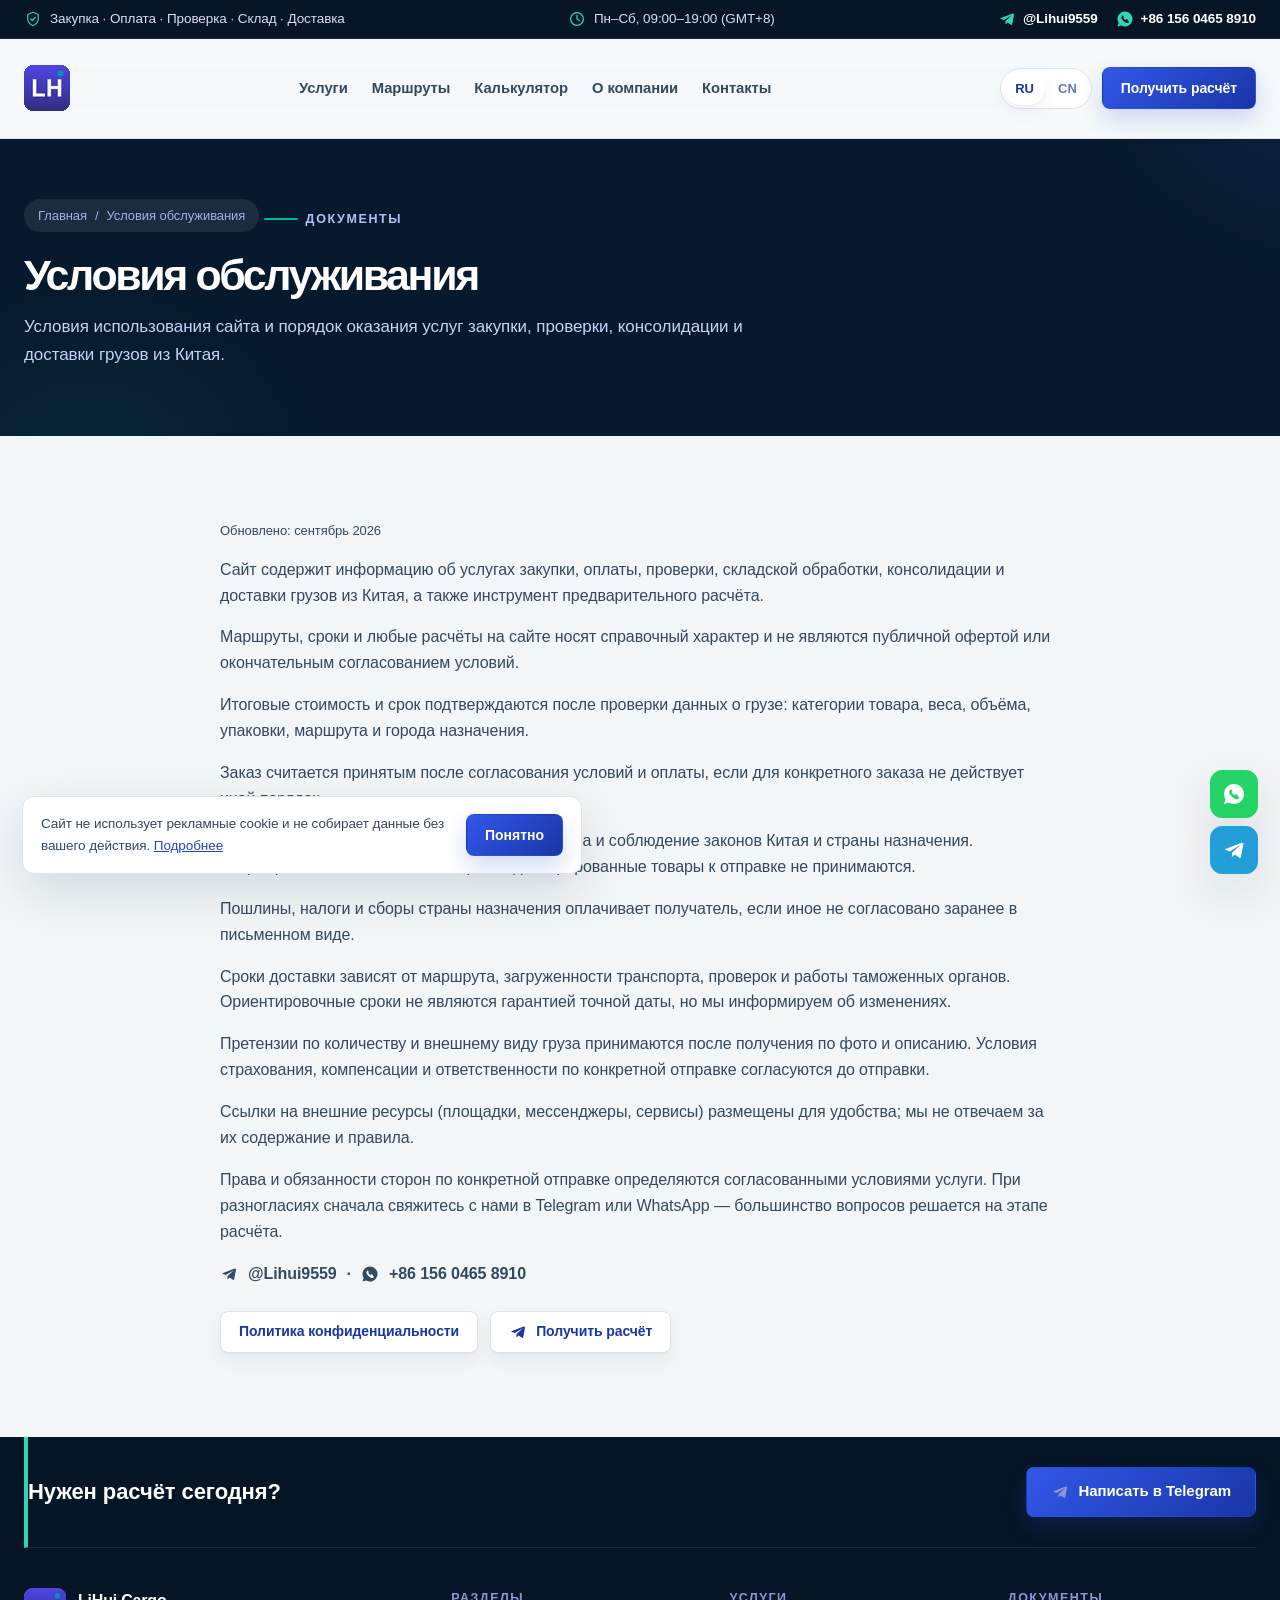
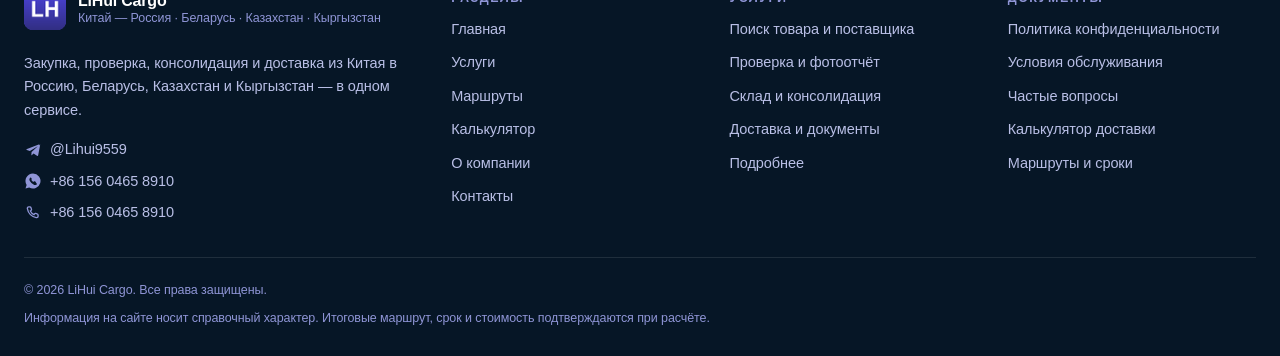
<file: terms.html>
<!DOCTYPE html>
<html lang="ru" data-lang="ru">
<head>
<meta charset="utf-8">
<meta name="viewport" content="width=device-width, initial-scale=1">
<title data-i18n-doctitle="meta.terms.title">Условия обслуживания | LiHui Cargo</title>
<meta name="description" content="Условия использования сайта и порядок оказания услуг закупки, проверки, консолидации и доставки грузов из Китая." data-i18n-desc="meta.terms.desc">
<meta name="theme-color" content="#071a2d">
<meta name="robots" content="index, follow">
<link rel="canonical" href="https://www.lihui-cargo.ru/terms">
<link rel="icon" href="assets/brand/logo.png" type="image/png">
<link rel="apple-touch-icon" href="assets/brand/logo.png">
<link rel="manifest" href="site.webmanifest">
<meta property="og:type" content="website">
<meta property="og:site_name" content="LiHui Cargo">
<meta property="og:title" content="Условия обслуживания | LiHui Cargo" data-i18n-ogtitle="meta.terms.title">
<meta property="og:description" content="Условия использования сайта и порядок оказания услуг закупки, проверки, консолидации и доставки грузов из Китая." data-i18n-ogdesc="meta.terms.desc">
<meta property="og:url" content="https://www.lihui-cargo.ru/terms">
<meta property="og:image" content="https://www.lihui-cargo.ru/assets/img/hero.jpg">
<meta property="og:locale" content="ru_RU">
<meta name="twitter:card" content="summary_large_image">
<meta name="twitter:title" content="Условия обслуживания | LiHui Cargo" data-i18n-twtitle="meta.terms.title">
<meta name="twitter:description" content="Условия использования сайта и порядок оказания услуг закупки, проверки, консолидации и доставки грузов из Китая." data-i18n-twdesc="meta.terms.desc">
<meta name="twitter:image" content="https://www.lihui-cargo.ru/assets/img/hero.jpg">
<meta name="format-detection" content="telephone=no">
<link rel="stylesheet" href="assets/css/styles.css?v=20260914-2">
<script type="application/ld+json">[{"@context":"https://schema.org","@type":["Organization","LocalBusiness"],"name":"LiHui Cargo","url":"https://www.lihui-cargo.ru/","description":"Закупка, оплата, проверка, консолидация и доставка грузов из Китая в Россию и страны СНГ.","areaServed":["RU","BY","KZ","KG","CN"],"knowsLanguage":["ru","zh"],"contactPoint":[{"@type":"ContactPoint","contactType":"customer service","telephone":"+8615604658910","availableLanguage":["ru","zh"]},{"@type":"ContactPoint","contactType":"sales","url":"https://t.me/Lihui9559","availableLanguage":["ru","zh"]}],"sameAs":["https://t.me/Lihui9559","https://wa.me/8615604658910"]},{"@context":"https://schema.org","@type":"BreadcrumbList","itemListElement":[{"@type":"ListItem","position":1,"name":"Главная","item":"https://www.lihui-cargo.ru/"},{"@type":"ListItem","position":2,"name":"Условия обслуживания","item":"https://www.lihui-cargo.ru/terms"}]}]</script>
<script defer src="assets/js/i18n.js?v=20260914-2"></script>
<script defer src="assets/js/site.js?v=20260914-2"></script>
</head>
<body data-page="terms">
<a class="skip" href="#main" data-i18n="ui.skipLink">Перейти к содержанию</a>
<div class="topbar">
  <div class="container topbar__inner">
    <p class="topbar__note"><svg class="icon icon--sm" viewBox="0 0 24 24" aria-hidden="true"><path fill="none" stroke="currentColor" stroke-width="1.6" stroke-linejoin="round" d="M12 3l7 3v6c0 4-3 7-7 9-4-2-7-5-7-9V6l7-3Z"/><path fill="none" stroke="currentColor" stroke-width="1.6" stroke-linecap="round" stroke-linejoin="round" d="m9 12 2 2 4-4"/></svg><span data-i18n="top.note">Закупка · Оплата · Проверка · Склад · Доставка</span></p>
    <p class="topbar__hours"><svg class="icon icon--sm" viewBox="0 0 24 24" aria-hidden="true"><path fill="none" stroke="currentColor" stroke-width="1.7" stroke-linecap="round" d="M12 7v5l3 2"/><circle cx="12" cy="12" r="8.5" fill="none" stroke="currentColor" stroke-width="1.7"/></svg><span data-i18n="top.hours">Пн–Сб, 09:00–19:00 (GMT+8)</span></p>
    <p class="topbar__links">
      <a href="https://t.me/Lihui9559" target="_blank" rel="noopener"><svg class="icon icon--sm" viewBox="0 0 24 24" aria-hidden="true"><path fill="currentColor" d="M21.7 4.3 18.9 19c-.2 1-.8 1.3-1.6.8l-4.5-3.3-2.2 2.1c-.2.3-.5.4-.8.4l.3-4.4 7.6-6.9c.3-.3 0-.5-.5-.2l-9.4 5.9-4-1.3c-.9-.3-.9-.9.2-1.3l15.6-6c.7-.3 1.4.2 1.1 1.5Z"/></svg>@Lihui9559</a>
      <a href="https://wa.me/8615604658910" target="_blank" rel="noopener"><svg class="icon icon--sm" viewBox="0 0 24 24" aria-hidden="true"><path fill="currentColor" d="M12 2a10 10 0 0 0-8.5 15.2L2 22l4.9-1.4A10 10 0 1 0 12 2Zm5.3 14c-.2.6-1.3 1.2-1.8 1.3-.5.1-1.1.1-1.8-.1a11 11 0 0 1-5.9-5.2c-.5-1-.7-1.9-.5-2.7.1-.5.6-1.4 1.1-1.7.3-.2.7-.2 1 .1l.9 1.4c.1.2.1.3 0 .5l-.4.6c-.1.2-.2.3 0 .6.4.7 1.5 1.9 2.4 2.3.2.1.4.1.5 0l.7-.7c.2-.2.4-.2.6-.1l1.4.8c.2.1.3.4.2.7Z"/></svg>+86 156 0465 8910</a>
    </p>
  </div>
</div>
<header class="header" id="header">
  <div class="container">
    <div class="header__bar" id="headerBar">
      <a class="brand" href="index.html" aria-label="LiHui Cargo">
        <img class="brand__logo" src="assets/brand/logo.png" width="46" height="46" alt="" aria-hidden="true" decoding="async">
      </a>
      <nav class="nav" aria-label="Основная навигация" data-i18n-aria="nav.aria"><a href="services.html" data-i18n="nav.services">Услуги</a><a href="routes.html" data-i18n="nav.routes">Маршруты</a><a href="calculator.html" data-i18n="nav.calculator">Калькулятор</a><a href="about.html" data-i18n="nav.about">О компании</a><a href="contacts.html" data-i18n="nav.contacts">Контакты</a></nav>
      <div class="header__side">
        <div class="lang" role="group" aria-label="Язык сайта" data-i18n-aria="ui.langLabel">
    <button type="button" data-lang="ru" aria-pressed="true">RU</button><button type="button" data-lang="zh" aria-pressed="false">CN</button>
  </div>
        <a class="btn btn--primary btn--sm header__cta" href="contacts.html#request">
          <span data-i18n="ui.requestQuote">Получить расчёт</span>
        </a>
        <button class="burger" id="burger" type="button" aria-expanded="false" aria-controls="drawer" aria-label="Меню" data-i18n-aria="ui.menu"><svg class="icon" viewBox="0 0 24 24" aria-hidden="true"><path fill="none" stroke="currentColor" stroke-width="1.8" stroke-linecap="round" d="M4 7h16M4 12h16M4 17h16"/></svg></button>
      </div>
    </div>
  </div>
  <nav class="drawer" id="drawer" aria-label="Основная навигация" data-i18n-aria="nav.aria" hidden>
    <div class="drawer__links"><a href="index.html" data-i18n="nav.home">Главная</a><a href="services.html" data-i18n="nav.services">Услуги</a><a href="routes.html" data-i18n="nav.routes">Маршруты</a><a href="calculator.html" data-i18n="nav.calculator">Калькулятор</a><a href="about.html" data-i18n="nav.about">О компании</a><a href="contacts.html" data-i18n="nav.contacts">Контакты</a></div>
    <div class="drawer__foot">
      <div class="lang lang--drawer" role="group" aria-label="Язык сайта" data-i18n-aria="ui.langLabel">
    <button type="button" data-lang="ru" aria-pressed="true">RU</button><button type="button" data-lang="zh" aria-pressed="false">CN</button>
  </div>
      <a class="btn btn--primary" href="contacts.html#request"><span data-i18n="ui.requestQuote">Получить расчёт</span></a>
      <a class="btn btn--ghost" href="https://wa.me/8615604658910" target="_blank" rel="noopener"><svg class="icon icon--sm" viewBox="0 0 24 24" aria-hidden="true"><path fill="currentColor" d="M12 2a10 10 0 0 0-8.5 15.2L2 22l4.9-1.4A10 10 0 1 0 12 2Zm5.3 14c-.2.6-1.3 1.2-1.8 1.3-.5.1-1.1.1-1.8-.1a11 11 0 0 1-5.9-5.2c-.5-1-.7-1.9-.5-2.7.1-.5.6-1.4 1.1-1.7.3-.2.7-.2 1 .1l.9 1.4c.1.2.1.3 0 .5l-.4.6c-.1.2-.2.3 0 .6.4.7 1.5 1.9 2.4 2.3.2.1.4.1.5 0l.7-.7c.2-.2.4-.2.6-.1l1.4.8c.2.1.3.4.2.7Z"/></svg><span data-i18n="ui.writeWa">Написать в WhatsApp</span></a>
    </div>
  </nav>
</header>
<button class="progress" id="progress" type="button" aria-label="Наверх" data-i18n-aria="ui.top"><span></span></button>
<main id="main">
<section class="pagehead">
  <div class="container">
    <nav class="crumbs" aria-label="Breadcrumb">
      <a href="index.html" data-i18n="ui.breadcrumbHome">Главная</a>
      <span aria-hidden="true">/</span>
      <span data-i18n="legal.termsTitle">Условия обслуживания</span>
    </nav>
    <p class="eyebrow" data-i18n="footer.legalTitle">Документы</p>
    <h1 class="h1" data-i18n="legal.termsTitle">Условия обслуживания</h1>
    <p class="lead" data-i18n="meta.terms.desc">Условия использования сайта и порядок оказания услуг закупки, проверки, консолидации и доставки грузов из Китая.</p>
    
  </div>
</section>
<section class="section"><div class="container legal">
      <p class="legal__updated" data-i18n="ui.updated">Обновлено: сентябрь 2026</p>
      <p data-i18n="legal.terms.p1">Сайт содержит информацию об услугах закупки, оплаты, проверки, складской обработки, консолидации и доставки грузов из Китая, а также инструмент предварительного расчёта.</p><p data-i18n="legal.terms.p2">Маршруты, сроки и любые расчёты на сайте носят справочный характер и не являются публичной офертой или окончательным согласованием условий.</p><p data-i18n="legal.terms.p3">Итоговые стоимость и срок подтверждаются после проверки данных о грузе: категории товара, веса, объёма, упаковки, маршрута и города назначения.</p><p data-i18n="legal.terms.p4">Заказ считается принятым после согласования условий и оплаты, если для конкретного заказа не действует иной порядок.</p><p data-i18n="legal.terms.p5">Клиент отвечает за достоверность описания груза и соблюдение законов Китая и страны назначения. Запрещённые, опасные или неверно задекларированные товары к отправке не принимаются.</p><p data-i18n="legal.terms.p6">Пошлины, налоги и сборы страны назначения оплачивает получатель, если иное не согласовано заранее в письменном виде.</p><p data-i18n="legal.terms.p7">Сроки доставки зависят от маршрута, загруженности транспорта, проверок и работы таможенных органов. Ориентировочные сроки не являются гарантией точной даты, но мы информируем об изменениях.</p><p data-i18n="legal.terms.p8">Претензии по количеству и внешнему виду груза принимаются после получения по фото и описанию. Условия страхования, компенсации и ответственности по конкретной отправке согласуются до отправки.</p><p data-i18n="legal.terms.p9">Ссылки на внешние ресурсы (площадки, мессенджеры, сервисы) размещены для удобства; мы не отвечаем за их содержание и правила.</p><p data-i18n="legal.terms.p10">Права и обязанности сторон по конкретной отправке определяются согласованными условиями услуги. При разногласиях сначала свяжитесь с нами в Telegram или WhatsApp — большинство вопросов решается на этапе расчёта.</p>
      <p class="legal__contact"><svg class="icon icon--sm" viewBox="0 0 24 24" aria-hidden="true"><path fill="currentColor" d="M21.7 4.3 18.9 19c-.2 1-.8 1.3-1.6.8l-4.5-3.3-2.2 2.1c-.2.3-.5.4-.8.4l.3-4.4 7.6-6.9c.3-.3 0-.5-.5-.2l-9.4 5.9-4-1.3c-.9-.3-.9-.9.2-1.3l15.6-6c.7-.3 1.4.2 1.1 1.5Z"/></svg><a href="https://t.me/Lihui9559" target="_blank" rel="noopener">@Lihui9559</a> · <svg class="icon icon--sm" viewBox="0 0 24 24" aria-hidden="true"><path fill="currentColor" d="M12 2a10 10 0 0 0-8.5 15.2L2 22l4.9-1.4A10 10 0 1 0 12 2Zm5.3 14c-.2.6-1.3 1.2-1.8 1.3-.5.1-1.1.1-1.8-.1a11 11 0 0 1-5.9-5.2c-.5-1-.7-1.9-.5-2.7.1-.5.6-1.4 1.1-1.7.3-.2.7-.2 1 .1l.9 1.4c.1.2.1.3 0 .5l-.4.6c-.1.2-.2.3 0 .6.4.7 1.5 1.9 2.4 2.3.2.1.4.1.5 0l.7-.7c.2-.2.4-.2.6-.1l1.4.8c.2.1.3.4.2.7Z"/></svg><a href="https://wa.me/8615604658910" target="_blank" rel="noopener">+86 156 0465 8910</a></p>
      <div class="legal__links">
        <a class="btn btn--ghost btn--sm" href="privacy.html"><span data-i18n="legal.privacyTitle">Политика конфиденциальности</span></a>
        <a class="btn btn--ghost btn--sm" href="contacts.html"><svg class="icon icon--sm" viewBox="0 0 24 24" aria-hidden="true"><path fill="currentColor" d="M21.7 4.3 18.9 19c-.2 1-.8 1.3-1.6.8l-4.5-3.3-2.2 2.1c-.2.3-.5.4-.8.4l.3-4.4 7.6-6.9c.3-.3 0-.5-.5-.2l-9.4 5.9-4-1.3c-.9-.3-.9-.9.2-1.3l15.6-6c.7-.3 1.4.2 1.1 1.5Z"/></svg><span data-i18n="ui.requestQuote">Получить расчёт</span></a>
      </div>
    </div></section>
</main>
<footer class="footer">
  <div class="container footer__cta">
    <p data-i18n="footer.ctaTitle">Нужен расчёт сегодня?</p>
    <a class="btn btn--primary" href="https://t.me/Lihui9559" target="_blank" rel="noopener"><svg class="icon icon--sm" viewBox="0 0 24 24" aria-hidden="true"><path fill="currentColor" d="M21.7 4.3 18.9 19c-.2 1-.8 1.3-1.6.8l-4.5-3.3-2.2 2.1c-.2.3-.5.4-.8.4l.3-4.4 7.6-6.9c.3-.3 0-.5-.5-.2l-9.4 5.9-4-1.3c-.9-.3-.9-.9.2-1.3l15.6-6c.7-.3 1.4.2 1.1 1.5Z"/></svg><span data-i18n="footer.ctaBtn">Написать в Telegram</span></a>
  </div>
  <div class="container footer__grid">
    <div class="footer__col footer__col--brand">
      <a class="brand brand--footer" href="index.html">
        <img class="brand__logo brand__logo--footer" src="assets/brand/logo.png" width="46" height="46" alt="" aria-hidden="true" decoding="async">
        <span class="brand__text"><strong data-i18n="brand.name">LiHui Cargo</strong><small data-i18n="footer.builtFor">Китай — Россия · Беларусь · Казахстан · Кыргызстан</small></span>
      </a>
      <p data-i18n="footer.desc">Закупка, проверка, консолидация и доставка из Китая в Россию, Беларусь, Казахстан и Кыргызстан — в одном сервисе.</p>
      <div class="footer__contacts">
        <a href="https://t.me/Lihui9559" target="_blank" rel="noopener"><svg class="icon icon--sm" viewBox="0 0 24 24" aria-hidden="true"><path fill="currentColor" d="M21.7 4.3 18.9 19c-.2 1-.8 1.3-1.6.8l-4.5-3.3-2.2 2.1c-.2.3-.5.4-.8.4l.3-4.4 7.6-6.9c.3-.3 0-.5-.5-.2l-9.4 5.9-4-1.3c-.9-.3-.9-.9.2-1.3l15.6-6c.7-.3 1.4.2 1.1 1.5Z"/></svg>@Lihui9559</a>
        <a href="https://wa.me/8615604658910" target="_blank" rel="noopener"><svg class="icon icon--sm" viewBox="0 0 24 24" aria-hidden="true"><path fill="currentColor" d="M12 2a10 10 0 0 0-8.5 15.2L2 22l4.9-1.4A10 10 0 1 0 12 2Zm5.3 14c-.2.6-1.3 1.2-1.8 1.3-.5.1-1.1.1-1.8-.1a11 11 0 0 1-5.9-5.2c-.5-1-.7-1.9-.5-2.7.1-.5.6-1.4 1.1-1.7.3-.2.7-.2 1 .1l.9 1.4c.1.2.1.3 0 .5l-.4.6c-.1.2-.2.3 0 .6.4.7 1.5 1.9 2.4 2.3.2.1.4.1.5 0l.7-.7c.2-.2.4-.2.6-.1l1.4.8c.2.1.3.4.2.7Z"/></svg>+86 156 0465 8910</a>
        <a href="tel:+8615604658910"><svg class="icon icon--sm" viewBox="0 0 24 24" aria-hidden="true"><path fill="none" stroke="currentColor" stroke-width="1.8" stroke-linecap="round" d="M4.5 5.6c0-1 .8-1.8 1.8-1.8h1.4c.8 0 1.5.5 1.7 1.3l.6 2c.1.6-.1 1.2-.6 1.5l-1 .7a11 11 0 0 0 4.9 4.9l.7-1c.4-.5 1-.7 1.5-.6l2 .6c.8.2 1.3.9 1.3 1.7v1.4c0 1-.8 1.8-1.8 1.8h-.6A14.4 14.4 0 0 1 4.5 6.2v-.6Z"/></svg>+86 156 0465 8910</a>
      </div>
    </div>
    <div class="footer__col"><h3 data-i18n="footer.navTitle">Разделы</h3><a href="index.html" data-i18n="nav.home">Главная</a><a href="services.html" data-i18n="nav.services">Услуги</a><a href="routes.html" data-i18n="nav.routes">Маршруты</a><a href="calculator.html" data-i18n="nav.calculator">Калькулятор</a><a href="about.html" data-i18n="nav.about">О компании</a><a href="contacts.html" data-i18n="nav.contacts">Контакты</a></div>
    <div class="footer__col"><h3 data-i18n="footer.svcTitle">Услуги</h3><a href="services.html#s1" data-i18n="s1.title">Поиск товара и поставщика</a><a href="services.html#s3" data-i18n="s3.title">Проверка и фотоотчёт</a><a href="services.html#s4" data-i18n="s4.title">Склад и консолидация</a><a href="services.html#s5" data-i18n="s5.title">Доставка и документы</a><a href="services.html" data-i18n="ui.moreDetails">Подробнее</a></div>
    <div class="footer__col"><h3 data-i18n="footer.legalTitle">Документы</h3>
      <a href="privacy.html" data-i18n="footer.privacy">Политика конфиденциальности</a>
      <a href="terms.html" data-i18n="footer.terms">Условия обслуживания</a>
      <a href="faq.html" data-i18n="footer.faq">Частые вопросы</a>
      <a href="calculator.html" data-i18n="footer.calc">Калькулятор доставки</a>
      <a href="routes.html" data-i18n="footer.routes">Маршруты и сроки</a>
    </div>
  </div>
  <div class="container footer__bottom">
    <p data-i18n="footer.rights">© 2026 LiHui Cargo. Все права защищены.</p>
    <p data-i18n="footer.note">Информация на сайте носит справочный характер. Итоговые маршрут, срок и стоимость подтверждаются при расчёте.</p>
  </div>
</footer>
<div class="cookie" id="cookie" hidden>
  <p><span data-i18n="cookie.text">Сайт не использует рекламные cookie и не собирает данные без вашего действия.</span> <a href="privacy.html" data-i18n="cookie.more">Подробнее</a></p>
  <button class="btn btn--sm btn--primary" type="button" id="cookieOk" data-i18n="cookie.ok">Понятно</button>
</div>
<div class="float">
  <a class="float__btn float__btn--wa" href="https://wa.me/8615604658910" target="_blank" rel="noopener" aria-label="Написать в WhatsApp" data-i18n-aria="ui.writeWa" title="Написать в WhatsApp" data-i18n-title="ui.writeWa"><svg class="icon" viewBox="0 0 24 24" aria-hidden="true"><path fill="currentColor" d="M12 2a10 10 0 0 0-8.5 15.2L2 22l4.9-1.4A10 10 0 1 0 12 2Zm5.3 14c-.2.6-1.3 1.2-1.8 1.3-.5.1-1.1.1-1.8-.1a11 11 0 0 1-5.9-5.2c-.5-1-.7-1.9-.5-2.7.1-.5.6-1.4 1.1-1.7.3-.2.7-.2 1 .1l.9 1.4c.1.2.1.3 0 .5l-.4.6c-.1.2-.2.3 0 .6.4.7 1.5 1.9 2.4 2.3.2.1.4.1.5 0l.7-.7c.2-.2.4-.2.6-.1l1.4.8c.2.1.3.4.2.7Z"/></svg></a>
  <a class="float__btn float__btn--tg" href="https://t.me/Lihui9559" target="_blank" rel="noopener" aria-label="Написать в Telegram" data-i18n-aria="ui.writeTg" title="Написать в Telegram" data-i18n-title="ui.writeTg"><svg class="icon" viewBox="0 0 24 24" aria-hidden="true"><path fill="currentColor" d="M21.7 4.3 18.9 19c-.2 1-.8 1.3-1.6.8l-4.5-3.3-2.2 2.1c-.2.3-.5.4-.8.4l.3-4.4 7.6-6.9c.3-.3 0-.5-.5-.2l-9.4 5.9-4-1.3c-.9-.3-.9-.9.2-1.3l15.6-6c.7-.3 1.4.2 1.1 1.5Z"/></svg></a>
</div>
<div class="mobilebar">
  <a href="tel:+8615604658910" aria-label="Позвонить" data-i18n-aria="ui.call"><svg class="icon icon--sm" viewBox="0 0 24 24" aria-hidden="true"><path fill="none" stroke="currentColor" stroke-width="1.8" stroke-linecap="round" d="M4.5 5.6c0-1 .8-1.8 1.8-1.8h1.4c.8 0 1.5.5 1.7 1.3l.6 2c.1.6-.1 1.2-.6 1.5l-1 .7a11 11 0 0 0 4.9 4.9l.7-1c.4-.5 1-.7 1.5-.6l2 .6c.8.2 1.3.9 1.3 1.7v1.4c0 1-.8 1.8-1.8 1.8h-.6A14.4 14.4 0 0 1 4.5 6.2v-.6Z"/></svg><span data-i18n="ui.call">Позвонить</span></a>
  <a href="https://wa.me/8615604658910" target="_blank" rel="noopener"><svg class="icon icon--sm" viewBox="0 0 24 24" aria-hidden="true"><path fill="currentColor" d="M12 2a10 10 0 0 0-8.5 15.2L2 22l4.9-1.4A10 10 0 1 0 12 2Zm5.3 14c-.2.6-1.3 1.2-1.8 1.3-.5.1-1.1.1-1.8-.1a11 11 0 0 1-5.9-5.2c-.5-1-.7-1.9-.5-2.7.1-.5.6-1.4 1.1-1.7.3-.2.7-.2 1 .1l.9 1.4c.1.2.1.3 0 .5l-.4.6c-.1.2-.2.3 0 .6.4.7 1.5 1.9 2.4 2.3.2.1.4.1.5 0l.7-.7c.2-.2.4-.2.6-.1l1.4.8c.2.1.3.4.2.7Z"/></svg><span data-i18n="ui.whatsapp">WhatsApp</span></a>
  <a href="https://t.me/Lihui9559" target="_blank" rel="noopener"><svg class="icon icon--sm" viewBox="0 0 24 24" aria-hidden="true"><path fill="currentColor" d="M21.7 4.3 18.9 19c-.2 1-.8 1.3-1.6.8l-4.5-3.3-2.2 2.1c-.2.3-.5.4-.8.4l.3-4.4 7.6-6.9c.3-.3 0-.5-.5-.2l-9.4 5.9-4-1.3c-.9-.3-.9-.9.2-1.3l15.6-6c.7-.3 1.4.2 1.1 1.5Z"/></svg><span data-i18n="ui.telegram">Telegram</span></a>
  <a href="calculator.html"><svg class="icon icon--sm" viewBox="0 0 24 24" aria-hidden="true"><rect x="5" y="3" width="14" height="18" rx="2" fill="none" stroke="currentColor" stroke-width="1.6"/><path fill="none" stroke="currentColor" stroke-width="1.6" stroke-linecap="round" d="M8.5 7.5h7M8.5 12h2m3 0h2m-7 4h2m3 0h2"/></svg><span data-i18n="nav.calculator">Калькулятор</span></a>
</div>
<div class="toast" id="toast" role="status" aria-live="polite"></div>
</body>
</html>
</file>
<file: assets/css/styles.css>
/* ==========================================================================
   LiHui International Logistics — "Indigo line" design system
   Palette is derived from the client logo: indigo/violet tile, teal accent dot.
   Layout system: floating pill header, aurora hero, bento service grid,
   timeline process, segmented route explorer, rail documents, split FAQ.
   No external fonts, no external requests.
   ========================================================================== */

:root {
  /* brand */
  --violet-400: #6a6cff;
  --violet-500: #4b4df0;
  --violet-600: #3b3fd8;
  --violet-700: #2b2dc0;
  --violet-800: #1f2098;
  --violet-900: #141560;
  --violet-050: #eef0ff;
  --violet-100: #e2e4ff;
  --teal-400: #2fcfc2;
  --teal-500: #12b3a8;
  --teal-600: #0d938a;
  --teal-050: #e3faf7;
  /* neutrals */
  --ink: #12143a;
  --ink-soft: #41456f;
  --muted: #70749c;
  --line: #e3e5f6;
  --line-soft: #eef0fb;
  --bg: #f4f5fd;
  --card: #ffffff;
  --dark: #101148;
  --dark-2: #191b66;
  --danger: #c02a4a;
  /* shape + depth */
  --radius-sm: 12px;
  --radius: 18px;
  --radius-lg: 26px;
  --radius-xl: 34px;
  --shadow-sm: 0 1px 2px rgba(20, 21, 96, 0.05), 0 8px 20px rgba(20, 21, 96, 0.06);
  --shadow: 0 2px 4px rgba(20, 21, 96, 0.05), 0 20px 46px rgba(20, 21, 96, 0.12);
  --shadow-violet: 0 18px 40px rgba(59, 63, 216, 0.28);
  --grad-brand: linear-gradient(135deg, var(--violet-500) 0%, var(--violet-700) 55%, var(--violet-800) 100%);
  --grad-soft: linear-gradient(135deg, #f6f7ff 0%, #eef0ff 100%);
  --container: 1200px;
  --header-h: 74px;
  --font: "Segoe UI", "Inter", "Noto Sans SC", "PingFang SC", "Microsoft YaHei", Roboto, Helvetica, Arial, sans-serif;
}

* { box-sizing: border-box; }

html {
  scroll-behavior: smooth;
  -webkit-text-size-adjust: 100%;
  scroll-padding-top: 110px;
}

body {
  margin: 0;
  background: var(--bg);
  background-image:
    radial-gradient(900px 420px at 12% -6%, rgba(75, 77, 240, 0.1), transparent 60%),
    radial-gradient(760px 380px at 92% 4%, rgba(18, 179, 168, 0.1), transparent 62%);
  background-repeat: no-repeat;
  color: var(--ink);
  font-family: var(--font);
  font-size: 16px;
  line-height: 1.62;
  overflow-x: hidden;
}

body.is-locked { overflow: hidden; }

h1, h2, h3, h4, p, ul, ol, figure, dl, dd { margin: 0; }
ul, ol { padding: 0; list-style: none; }
img { display: block; max-width: 100%; height: auto; }
a { color: inherit; text-decoration: none; }
button { font: inherit; color: inherit; }
strong { font-weight: 650; }

:focus-visible {
  outline: 3px solid rgba(75, 77, 240, 0.5);
  outline-offset: 2px;
  border-radius: 8px;
}

.skip {
  position: absolute;
  left: -9999px;
  top: 0;
  z-index: 200;
  background: #fff;
  padding: 12px 18px;
  border-radius: 0 0 var(--radius-sm) 0;
  box-shadow: var(--shadow);
}
.skip:focus { left: 0; }

.container { width: min(var(--container), calc(100% - 40px)); margin: 0 auto; }

.icon { width: 24px; height: 24px; flex: 0 0 auto; }
.icon--sm { width: 18px; height: 18px; }
.icon--tick { width: 18px; height: 18px; color: var(--teal-500); margin-top: 4px; }

/* --------------------------------------------------------------- buttons */

.btn {
  display: inline-flex;
  align-items: center;
  justify-content: center;
  gap: 9px;
  min-height: 50px;
  padding: 0 24px;
  border: 1px solid transparent;
  border-radius: 14px;
  font-weight: 640;
  font-size: 15px;
  cursor: pointer;
  white-space: nowrap;
  text-align: center;
  transition: transform 0.18s ease, box-shadow 0.18s ease, background 0.18s ease, border-color 0.18s ease, color 0.18s ease;
}
.btn--sm { min-height: 42px; padding: 0 18px; font-size: 14px; border-radius: 12px; }

.btn--primary {
  background: var(--grad-brand);
  color: #fff;
  box-shadow: 0 12px 26px rgba(59, 63, 216, 0.32);
}
.btn--primary:hover { transform: translateY(-2px); box-shadow: 0 18px 34px rgba(59, 63, 216, 0.4); }

.btn--accent {
  background: linear-gradient(135deg, var(--teal-400), var(--teal-600));
  color: #042a28;
  box-shadow: 0 12px 26px rgba(18, 179, 168, 0.34);
}
.btn--accent:hover { transform: translateY(-2px); box-shadow: 0 18px 34px rgba(18, 179, 168, 0.42); }

.btn--ghost {
  background: #fff;
  border-color: var(--line);
  color: var(--violet-700);
  box-shadow: var(--shadow-sm);
}
.btn--ghost:hover { border-color: var(--violet-400); background: var(--violet-050); transform: translateY(-2px); }

.btn--ghost-light {
  background: rgba(255, 255, 255, 0.1);
  border-color: rgba(255, 255, 255, 0.42);
  color: #fff;
  box-shadow: none;
  backdrop-filter: blur(8px);
}
.btn--ghost-light:hover { background: rgba(255, 255, 255, 0.2); color: #fff; border-color: #fff; }

.link-arrow { display: inline-flex; align-items: center; gap: 8px; color: var(--violet-600); font-weight: 640; }
.link-arrow:hover { color: var(--violet-800); gap: 12px; }

/* ---------------------------------------------------------------- topbar */

.topbar {
  background: linear-gradient(90deg, var(--violet-900), var(--violet-700) 45%, #10586b 100%);
  color: #d9ddfb;
  font-size: 13.5px;
}
.topbar__inner { display: flex; align-items: center; justify-content: space-between; gap: 20px; min-height: 42px; }
.topbar__note, .topbar__hours, .topbar__links { display: flex; align-items: center; gap: 8px; }
.topbar__links { gap: 18px; }
.topbar a { color: #fff; font-weight: 600; display: inline-flex; align-items: center; gap: 7px; }
.topbar a:hover { color: var(--teal-400); }
.topbar .icon--sm { color: var(--teal-400); }

/* ------------------------------------------------------- floating header */

.header { position: sticky; top: 0; z-index: 90; padding: 12px 0 14px; }
.header__bar {
  display: flex;
  align-items: center;
  gap: 18px;
  min-height: var(--header-h);
  padding: 10px 16px;
  background: rgba(255, 255, 255, 0.9);
  border: 1px solid rgba(227, 229, 246, 0.9);
  border-radius: 999px;
  backdrop-filter: blur(18px);
  box-shadow: 0 10px 30px rgba(20, 21, 96, 0.08);
  transition: box-shadow 0.25s ease, padding 0.25s ease, background 0.25s ease;
}
.header.is-stuck .header__bar {
  background: rgba(255, 255, 255, 0.97);
  box-shadow: 0 16px 40px rgba(20, 21, 96, 0.16);
  padding: 6px 14px;
}

.brand { display: flex; align-items: center; gap: 12px; min-width: 0; }
.brand__logo {
  width: 46px;
  height: 46px;
  border-radius: 14px;
  object-fit: cover;
  flex: 0 0 auto;
  box-shadow: 0 6px 16px rgba(59, 63, 216, 0.22);
}
.brand__text { display: flex; flex-direction: column; line-height: 1.22; min-width: 0; }
.brand__text strong { font-size: 16.5px; letter-spacing: -0.2px; }
.brand__text small { color: var(--muted); font-size: 12.5px; }

.nav { display: flex; align-items: center; gap: 2px; margin-left: auto; }
.nav a {
  padding: 9px 13px;
  border-radius: 12px;
  font-size: 14.8px;
  font-weight: 560;
  color: var(--ink-soft);
  transition: background 0.18s ease, color 0.18s ease;
}
.nav a:hover { background: var(--violet-050); color: var(--violet-700); }
.nav a.is-active { background: var(--grad-brand); color: #fff; box-shadow: 0 8px 18px rgba(59, 63, 216, 0.28); }

.header__side { display: flex; align-items: center; gap: 10px; margin-left: auto; }

.lang { display: inline-flex; padding: 3px; background: var(--violet-050); border-radius: 999px; gap: 2px; }
.lang button {
  border: 0;
  background: transparent;
  border-radius: 999px;
  padding: 6px 11px;
  font-size: 13px;
  font-weight: 650;
  color: var(--violet-700);
  cursor: pointer;
  opacity: 0.68;
  transition: background 0.18s ease, opacity 0.18s ease;
}
.lang button:hover { opacity: 1; }
.lang button[aria-pressed="true"] { background: #fff; opacity: 1; box-shadow: var(--shadow-sm); }

.burger {
  display: none;
  width: 44px;
  height: 44px;
  border-radius: 13px;
  border: 1px solid var(--line);
  background: #fff;
  color: var(--violet-700);
  cursor: pointer;
  align-items: center;
  justify-content: center;
}
.burger[aria-expanded="true"] { background: var(--grad-brand); border-color: transparent; color: #fff; }

.drawer {
  margin-top: 10px;
  border: 1px solid var(--line);
  border-radius: var(--radius-lg);
  background: #fff;
  box-shadow: var(--shadow);
  padding: 14px 0 18px;
  overflow: hidden;
}
.drawer__links { display: flex; flex-direction: column; }
.drawer__links a { padding: 13px 22px; border-bottom: 1px solid var(--line-soft); font-weight: 600; }
.drawer__links a[aria-current="page"] { color: var(--violet-700); background: var(--violet-050); }
.drawer__foot { display: flex; flex-wrap: wrap; gap: 12px; align-items: center; padding: 16px 22px 0; }

.progress {
  position: fixed;
  inset: 0 0 auto 0;
  height: 3px;
  width: 100%;
  border: 0;
  padding: 0;
  background: transparent;
  cursor: pointer;
  z-index: 95;
}
.progress span {
  display: block;
  height: 100%;
  width: 0;
  background: linear-gradient(90deg, var(--violet-500), var(--teal-400));
  transition: width 0.12s linear;
}

/* ------------------------------------------------------------------ hero */

.hero {
  position: relative;
  overflow: hidden;
  width: min(1460px, calc(100% - 32px));
  margin: 6px auto 0;
  padding: 84px 0 104px;
  border-radius: var(--radius-xl);
  background: var(--dark);
  color: #fff;
}
.hero__bg { position: absolute; inset: 0; overflow: hidden; }
.hero__blob {
  position: absolute;
  border-radius: 50%;
  filter: blur(60px);
  opacity: 0.62;
  will-change: transform;
}
.hero__blob--a {
  width: 620px;
  height: 620px;
  top: -180px;
  left: -120px;
  background: radial-gradient(circle, rgba(75, 77, 240, 0.95), transparent 68%);
}
.hero__blob--b {
  width: 540px;
  height: 540px;
  bottom: -220px;
  right: -80px;
  background: radial-gradient(circle, rgba(18, 179, 168, 0.85), transparent 68%);
}
.hero__mesh {
  position: absolute;
  inset: 0;
  background-image: linear-gradient(rgba(255, 255, 255, 0.055) 1px, transparent 1px),
    linear-gradient(90deg, rgba(255, 255, 255, 0.055) 1px, transparent 1px);
  background-size: 68px 68px;
  mask-image: radial-gradient(circle at 50% 12%, #000 0%, transparent 72%);
  -webkit-mask-image: radial-gradient(circle at 50% 12%, #000 0%, transparent 72%);
}
.hero__inner {
  position: relative;
  display: grid;
  grid-template-columns: minmax(0, 1.25fr) minmax(0, 0.95fr);
  gap: 56px;
  align-items: center;
}
.hero__copy { max-width: 620px; }
.hero__cta { display: flex; flex-wrap: wrap; gap: 14px; margin: 32px 0 26px; }
.hero__facts { display: flex; flex-wrap: wrap; gap: 10px 26px; }
.hero__facts li { display: flex; gap: 9px; align-items: flex-start; color: #cdd3f5; font-size: 15px; }
.hero__facts .icon--tick { color: var(--teal-400); }

.eyebrow {
  display: inline-flex;
  align-items: center;
  gap: 8px;
  font-size: 12.5px;
  font-weight: 700;
  letter-spacing: 0.16em;
  text-transform: uppercase;
  color: var(--violet-600);
  margin-bottom: 14px;
}
.eyebrow::before {
  content: "";
  width: 22px;
  height: 2px;
  border-radius: 2px;
  background: linear-gradient(90deg, var(--violet-500), var(--teal-500));
}
.eyebrow--light { color: #b9bcfb; }
.eyebrow--light::before { background: linear-gradient(90deg, var(--violet-400), var(--teal-400)); }

.h1 { font-size: clamp(31px, 4.6vw, 54px); line-height: 1.1; letter-spacing: -1.1px; font-weight: 700; }
.h1 em { display: block; font-style: normal; background: linear-gradient(100deg, #a9adff 5%, #6ee5da 95%); -webkit-background-clip: text; background-clip: text; color: transparent; }
.h2 { font-size: clamp(24px, 3.1vw, 37px); line-height: 1.16; letter-spacing: -0.7px; font-weight: 700; }
.h2--light { color: #fff; }
.h3 { font-size: 19px; font-weight: 700; }
.lead { font-size: 17.5px; color: var(--ink-soft); margin-top: 14px; max-width: 64ch; }
.lead--light { color: #c8cef2; }

/* ------------------------------------------------------------ quote card */

.quote {
  background: #fff;
  color: var(--ink);
  border-radius: var(--radius-xl);
  padding: 28px;
  box-shadow: 0 34px 70px rgba(6, 7, 40, 0.45);
  display: grid;
  gap: 14px;
  position: relative;
}
.quote::before {
  content: "";
  position: absolute;
  inset: 0 auto auto 0;
  height: 5px;
  width: 100%;
  border-radius: var(--radius-xl) var(--radius-xl) 0 0;
  background: linear-gradient(90deg, var(--violet-500), var(--teal-500));
}
.quote__title { font-size: 20px; font-weight: 700; margin-top: 6px; }
.quote__desc { color: var(--muted); font-size: 14.5px; margin-top: -6px; }
.quote__actions { display: grid; gap: 10px; }
.quote__actions .btn { width: 100%; }
.quote__note { font-size: 12.5px; color: var(--muted); }

/* --------------------------------------------------------------- layout */

.section { padding: 82px 0; position: relative; }
.section--alt { background: #fff; }
.section--light-soft { background: var(--grad-soft); }
.section--dark { background: var(--dark); color: #e8eaff; overflow: hidden; }
.section__glow {
  position: absolute;
  inset: -40% -10% auto -10%;
  height: 520px;
  background: radial-gradient(45% 60% at 22% 40%, rgba(75, 77, 240, 0.55), transparent 70%),
    radial-gradient(38% 52% at 78% 26%, rgba(18, 179, 168, 0.42), transparent 72%);
  filter: blur(30px);
  pointer-events: none;
}
.section--dark > .container { position: relative; }
.section__head { max-width: 780px; margin-bottom: 42px; }
.section__head--dark { color: #fff; }
.section__more { margin-top: 30px; }
.note { font-size: 13.5px; color: var(--muted); margin-top: 24px; max-width: 80ch; }

.grid { display: grid; gap: 22px; }
.grid--2 { grid-template-columns: repeat(2, minmax(0, 1fr)); }
.grid--3 { grid-template-columns: repeat(3, minmax(0, 1fr)); }
.grid--4 { grid-template-columns: repeat(4, minmax(0, 1fr)); }

.card {
  background: var(--card);
  border: 1px solid var(--line);
  border-radius: var(--radius);
  padding: 26px;
  box-shadow: var(--shadow-sm);
  display: flex;
  flex-direction: column;
  gap: 12px;
  transition: transform 0.2s ease, box-shadow 0.2s ease, border-color 0.2s ease;
}
.card:hover { transform: translateY(-4px); box-shadow: var(--shadow); border-color: var(--violet-400); }
.card h3 { font-size: 18px; line-height: 1.3; }
.card p { color: var(--ink-soft); font-size: 15px; }
.card--plain h3 { font-size: 17.5px; }
.card__meta { font-size: 13.5px; color: var(--muted); }
.card--example { border-top: 3px solid transparent; border-image: linear-gradient(90deg, var(--violet-500), var(--teal-500)) 1; }

.tag {
  display: inline-block;
  align-self: flex-start;
  padding: 4px 12px;
  border-radius: 999px;
  background: var(--violet-050);
  color: var(--violet-700);
  font-size: 12px;
  font-weight: 700;
  letter-spacing: 0.07em;
  text-transform: uppercase;
}
.tag--light { background: rgba(255, 255, 255, 0.92); color: var(--violet-700); }

.ticks { display: grid; gap: 9px; margin-top: 4px; }
.ticks li { display: flex; gap: 9px; font-size: 14.5px; color: var(--ink-soft); }

.chips { display: flex; flex-wrap: wrap; gap: 12px; }
.chips li {
  padding: 13px 22px;
  background: #fff;
  border: 1px solid var(--line);
  border-radius: 999px;
  font-weight: 620;
  color: var(--violet-700);
  box-shadow: var(--shadow-sm);
}

/* ------------------------------------------------- media strip + KPI tiles */

.media-strip { margin-top: -62px; position: relative; z-index: 5; padding-bottom: 8px; }
.media-strip__grid { display: grid; grid-template-columns: minmax(0, 1.15fr) minmax(0, 1fr); gap: 22px; align-items: stretch; }
.media-card {
  position: relative;
  border-radius: var(--radius-lg);
  overflow: hidden;
  box-shadow: var(--shadow);
  background: var(--grad-brand);
  min-height: 300px;
}
.media-card img { width: 100%; height: 100%; object-fit: cover; min-height: 300px; }
.media-card figcaption {
  position: absolute;
  inset: auto 0 0 0;
  padding: 54px 24px 22px;
  background: linear-gradient(180deg, transparent, rgba(10, 11, 48, 0.88));
  color: #fff;
  display: grid;
  gap: 6px;
}
.media-card__tag {
  justify-self: start;
  padding: 4px 12px;
  border-radius: 999px;
  background: var(--teal-500);
  color: #03201f;
  font-size: 12px;
  font-weight: 700;
  letter-spacing: 0.04em;
}
.media-card figcaption strong { font-size: 16.5px; }

.stat-tiles { display: grid; grid-template-columns: repeat(2, minmax(0, 1fr)); gap: 16px; }
.stat-tile {
  background: #fff;
  border: 1px solid var(--line);
  border-radius: var(--radius);
  padding: 22px;
  box-shadow: var(--shadow-sm);
  display: grid;
  align-content: center;
  gap: 4px;
}
.stat-tile__value {
  font-size: 40px;
  font-weight: 700;
  line-height: 1;
  letter-spacing: -1.4px;
  background: var(--grad-brand);
  -webkit-background-clip: text;
  background-clip: text;
  color: transparent;
}
.stat-tile__label { font-size: 14px; color: var(--ink-soft); }

.stats { background: #fff; border-top: 1px solid var(--line-soft); border-bottom: 1px solid var(--line-soft); }
.stats__grid { display: grid; grid-template-columns: repeat(4, minmax(0, 1fr)); gap: 18px; padding: 38px 0; }
.stats__item { padding-left: 20px; border-left: 2px solid var(--violet-100); }
.stats__value { font-size: 36px; font-weight: 700; line-height: 1.05; letter-spacing: -1.2px; color: var(--violet-700); }
.stats__label { font-size: 14px; color: var(--ink-soft); }

/* --------------------------------------------------------- bento services */

.bento { display: grid; grid-template-columns: repeat(12, minmax(0, 1fr)); gap: 20px; }
.bcard {
  grid-column: span 3;
  position: relative;
  display: flex;
  flex-direction: column;
  gap: 11px;
  padding: 24px;
  background: #fff;
  border: 1px solid var(--line);
  border-radius: var(--radius);
  box-shadow: var(--shadow-sm);
  transition: transform 0.22s ease, box-shadow 0.22s ease, border-color 0.22s ease;
}
.bcard--lg { grid-column: span 6; }
.bcard::after {
  content: "";
  position: absolute;
  inset: auto 24px 0 24px;
  height: 3px;
  border-radius: 3px 3px 0 0;
  background: linear-gradient(90deg, var(--violet-500), var(--teal-500));
  opacity: 0;
  transition: opacity 0.22s ease;
}
.bcard:hover { transform: translateY(-5px); border-color: var(--violet-400); box-shadow: var(--shadow); }
.bcard:hover::after { opacity: 1; }
.bcard__top { display: flex; align-items: center; justify-content: space-between; gap: 14px; }
.bcard__icon {
  width: 50px;
  height: 50px;
  border-radius: 15px;
  display: grid;
  place-items: center;
  background: var(--violet-050);
  color: var(--violet-600);
}
.bcard--lg .bcard__icon { background: var(--grad-brand); color: #fff; box-shadow: var(--shadow-violet); }
.bcard h3 { font-size: 18.5px; line-height: 1.28; }
.bcard--lg h3 { font-size: 21px; }
.bcard p { color: var(--ink-soft); font-size: 15px; }
.bcard__link { margin-top: auto; display: inline-flex; align-items: center; gap: 7px; color: var(--violet-600); font-weight: 640; font-size: 14.5px; }
.bcard__link:hover { color: var(--violet-800); }

/* ------------------------------------------------------------- timeline */

.timeline { display: grid; grid-template-columns: repeat(6, minmax(0, 1fr)); gap: 18px; position: relative; }
.timeline::before {
  content: "";
  position: absolute;
  left: 26px;
  right: 26px;
  top: 24px;
  height: 2px;
  background: linear-gradient(90deg, var(--violet-500), var(--teal-500));
  opacity: 0.28;
}
.timeline__item { position: relative; display: grid; gap: 12px; }
.timeline__num {
  width: 50px;
  height: 50px;
  border-radius: 50%;
  display: grid;
  place-items: center;
  font-size: 14px;
  font-weight: 700;
  color: #fff;
  background: var(--grad-brand);
  box-shadow: var(--shadow-violet);
  position: relative;
  z-index: 1;
}
.timeline__body {
  background: #fff;
  border: 1px solid var(--line);
  border-radius: var(--radius);
  padding: 18px;
  box-shadow: var(--shadow-sm);
}
.timeline__body h3 { font-size: 16.5px; margin-bottom: 5px; }
.timeline__body p { color: var(--ink-soft); font-size: 14px; }

/* -------------------------------------------------- segmented route tabs */

.seg {
  display: inline-flex;
  flex-wrap: wrap;
  gap: 6px;
  padding: 6px;
  background: #fff;
  border: 1px solid var(--line);
  border-radius: 999px;
  box-shadow: var(--shadow-sm);
  margin-bottom: 24px;
}
.seg__btn {
  border: 0;
  background: transparent;
  padding: 10px 20px;
  border-radius: 999px;
  font-size: 14.5px;
  font-weight: 620;
  color: var(--ink-soft);
  cursor: pointer;
  transition: background 0.18s ease, color 0.18s ease, box-shadow 0.18s ease;
}
.seg__btn:hover { background: var(--violet-050); color: var(--violet-700); }
.seg__btn.is-active { background: var(--grad-brand); color: #fff; box-shadow: 0 10px 22px rgba(59, 63, 216, 0.28); }

.routepanels { display: grid; gap: 20px; }
.routepanel { min-width: 0; }
html.is-js .routepanel { display: none; }
html.is-js .routepanel.is-active { display: block; animation: fadeUp 0.35s ease; }

@keyframes fadeUp { from { opacity: 0; transform: translateY(10px); } to { opacity: 1; transform: none; } }

.routecard {
  background: #fff;
  border: 1px solid var(--line);
  border-radius: var(--radius-lg);
  box-shadow: var(--shadow-sm);
  overflow: hidden;
}
.routecard__head { padding: 20px 26px; background: var(--grad-brand); color: #fff; display: flex; align-items: center; gap: 12px; }
.routecard__head h3 { font-size: 19px; }
.table-wrap { overflow-x: auto; }
.table { width: 100%; border-collapse: collapse; font-size: 14.5px; }
.table th, .table td { padding: 14px 18px; text-align: left; border-bottom: 1px solid var(--line-soft); }
.table thead th {
  background: var(--violet-050);
  font-size: 12px;
  text-transform: uppercase;
  letter-spacing: 0.07em;
  color: var(--violet-700);
  font-weight: 700;
}
.table tbody th { font-weight: 640; }
.table tbody tr:hover { background: #fafbff; }

.chip { display: inline-block; margin-left: 8px; padding: 2px 9px; border-radius: 999px; font-size: 11.5px; font-weight: 700; background: var(--teal-050); color: var(--teal-600); }
.chip--accent { background: var(--teal-050); color: var(--teal-600); }

/* ---------------------------------------------------------------- tickets */

.tickets { display: grid; grid-template-columns: repeat(2, minmax(0, 1fr)); gap: 22px; }
.ticket {
  background: #fff;
  border: 1px solid var(--line);
  border-radius: var(--radius-lg);
  overflow: hidden;
  box-shadow: var(--shadow-sm);
  display: grid;
  transition: transform 0.22s ease, box-shadow 0.22s ease;
}
.ticket:hover { transform: translateY(-4px); box-shadow: var(--shadow); }
.ticket__head { display: flex; align-items: center; justify-content: space-between; gap: 16px; padding: 22px 26px; color: #fff; }
.ticket--air .ticket__head { background: var(--grad-brand); }
.ticket--ground .ticket__head { background: linear-gradient(135deg, var(--teal-400), var(--teal-600)); }
.ticket__icon {
  width: 52px;
  height: 52px;
  border-radius: 15px;
  display: grid;
  place-items: center;
  background: rgba(255, 255, 255, 0.18);
  color: #fff;
}
.ticket h3 { font-size: 22px; padding: 22px 26px 0; }
.ticket > p { color: var(--ink-soft); padding: 8px 26px 0; }
.ticket__facts { display: grid; grid-template-columns: repeat(3, minmax(0, 1fr)); gap: 12px; padding: 22px 26px 26px; }
.ticket__facts div { background: var(--violet-050); border-radius: var(--radius-sm); padding: 14px; }
.ticket--ground .ticket__facts div { background: var(--teal-050); }
.ticket__facts dt { font-size: 16.5px; font-weight: 700; color: var(--violet-700); }
.ticket--ground .ticket__facts dt { color: var(--teal-600); }
.ticket__facts dd { font-size: 12.5px; color: var(--muted); margin-top: 2px; }

/* ------------------------------------------------------- dark glass cards */

.gcards { display: grid; grid-template-columns: repeat(3, minmax(0, 1fr)); gap: 20px; }
.gcard {
  background: rgba(255, 255, 255, 0.06);
  border: 1px solid rgba(255, 255, 255, 0.13);
  border-radius: var(--radius);
  padding: 26px;
  backdrop-filter: blur(6px);
  transition: transform 0.22s ease, border-color 0.22s ease, background 0.22s ease;
}
.gcard:hover { transform: translateY(-4px); border-color: var(--teal-400); background: rgba(255, 255, 255, 0.1); }
.gcard h3 { font-size: 18.5px; color: #fff; margin-bottom: 8px; }
.gcard p { color: #bfc5ee; font-size: 15px; }

/* -------------------------------------------------------------- audience */

.acards { display: grid; grid-template-columns: repeat(4, minmax(0, 1fr)); gap: 20px; }
.acard {
  background: #fff;
  border: 1px solid var(--line);
  border-radius: var(--radius);
  padding: 26px;
  box-shadow: var(--shadow-sm);
  display: grid;
  gap: 10px;
  transition: transform 0.2s ease, box-shadow 0.2s ease;
}
.acard:hover { transform: translateY(-4px); box-shadow: var(--shadow); }
.acard__num {
  font-size: 30px;
  font-weight: 700;
  letter-spacing: -1px;
  line-height: 1;
  background: var(--grad-brand);
  -webkit-background-clip: text;
  background-clip: text;
  color: transparent;
}
.acard h3 { font-size: 17.5px; }
.acard p { color: var(--ink-soft); font-size: 14.5px; }

/* ------------------------------------------------------------ calculator */

.calc { display: grid; grid-template-columns: minmax(0, 1.55fr) minmax(0, 1fr); gap: 24px; align-items: start; }
.calc__col { display: grid; gap: 20px; }
.calc__form, .calc__result, .calc__side {
  background: #fff;
  border: 1px solid var(--line);
  border-radius: var(--radius-lg);
  padding: 26px;
  box-shadow: var(--shadow-sm);
}
.calc__side { position: sticky; top: 110px; background: var(--grad-soft); }
.calc__fields { display: grid; grid-template-columns: repeat(3, minmax(0, 1fr)); gap: 16px; }
.calc__actions { display: flex; flex-wrap: wrap; gap: 12px; margin-top: 22px; }
.calc__policy { font-size: 13px; color: var(--muted); margin-top: 14px; }

.field { display: grid; gap: 7px; font-size: 13.5px; font-weight: 600; color: var(--ink-soft); }
.field input, .field select, .field textarea {
  width: 100%;
  padding: 13px 15px;
  border: 1px solid var(--line);
  border-radius: var(--radius-sm);
  background: #fbfbff;
  color: var(--ink);
  font: inherit;
  font-weight: 500;
  transition: border-color 0.16s ease, box-shadow 0.16s ease, background 0.16s ease;
}
.field textarea { resize: vertical; }
.field input:focus, .field select:focus, .field textarea:focus {
  outline: none;
  background: #fff;
  border-color: var(--violet-500);
  box-shadow: 0 0 0 4px rgba(75, 77, 240, 0.14);
}
.field.is-invalid input, .field.is-invalid textarea { border-color: var(--danger); box-shadow: 0 0 0 4px rgba(192, 42, 74, 0.12); }

.calc__result {
  display: grid;
  gap: 16px;
  background: linear-gradient(135deg, #0f1048, #23257e 60%, #14506b);
  border-color: transparent;
  color: #fff;
  box-shadow: var(--shadow);
}
.calc__result h3 { color: #fff; }
.calc__badge {
  justify-self: start;
  padding: 6px 14px;
  border-radius: 999px;
  background: rgba(255, 255, 255, 0.14);
  border: 1px solid rgba(255, 255, 255, 0.22);
  color: #fff;
  font-size: 13px;
  font-weight: 620;
}
.calc__stats { display: grid; grid-template-columns: repeat(2, minmax(0, 1fr)); gap: 12px; }
.calc__stats div { background: rgba(255, 255, 255, 0.08); border: 1px solid rgba(255, 255, 255, 0.14); border-radius: var(--radius-sm); padding: 14px 16px; }
.calc__stats dt { font-size: 12.5px; color: #b8bdf0; }
.calc__stats dd { font-size: 21px; font-weight: 700; color: #fff; }
.calc__stats .is-accent { background: rgba(18, 179, 168, 0.22); border-color: rgba(47, 207, 194, 0.5); }
.calc__stats .is-accent dd { color: #7ff0e5; }
.calc__result .note { color: #bfc5ee; }
.calc__price { font-weight: 650; color: #7ff0e5; }
.calc__cta { display: flex; flex-wrap: wrap; gap: 12px; }
.calc__side h3 { font-size: 19px; margin-bottom: 8px; }
.calc__side h4 { font-size: 15px; margin: 20px 0 10px; color: var(--violet-700); }
.calc__formula { color: var(--ink-soft); font-size: 15px; }
.calc__how { display: grid; gap: 9px; counter-reset: how; }
.calc__how li { position: relative; padding-left: 30px; font-size: 14.5px; color: var(--ink-soft); counter-increment: how; }
.calc__how li::before {
  content: counter(how);
  position: absolute;
  left: 0;
  top: 2px;
  width: 20px;
  height: 20px;
  border-radius: 50%;
  background: var(--grad-brand);
  color: #fff;
  font-size: 11.5px;
  font-weight: 700;
  display: grid;
  place-items: center;
}

.mini { display: grid; gap: 8px; margin-top: 4px; }
.mini div { display: flex; justify-content: space-between; gap: 12px; padding: 9px 13px; background: var(--violet-050); border-radius: var(--radius-sm); font-size: 14px; }
.mini dt { color: var(--muted); }
.mini dd { font-weight: 700; }
.mini .is-accent { background: var(--teal-050); }
.mini .is-accent dd { color: var(--teal-600); }

/* ------------------------------------------------------------------ rail */

.rail { display: grid; grid-template-columns: repeat(5, minmax(0, 1fr)); gap: 18px; position: relative; }
.rail::before {
  content: "";
  position: absolute;
  left: 34px;
  right: 34px;
  top: 26px;
  height: 2px;
  background: repeating-linear-gradient(90deg, var(--violet-100) 0 10px, transparent 10px 20px);
}
.rail__item { position: relative; display: grid; gap: 10px; }
.rail__dot {
  width: 54px;
  height: 54px;
  border-radius: 18px;
  display: grid;
  place-items: center;
  background: #fff;
  border: 1px solid var(--line);
  color: var(--violet-600);
  box-shadow: var(--shadow-sm);
  position: relative;
  z-index: 1;
}
.rail__item:hover .rail__dot { background: var(--grad-brand); color: #fff; border-color: transparent; }
.rail__item h3 { font-size: 16.5px; }
.rail__item p { color: var(--ink-soft); font-size: 14px; }

/* ------------------------------------------------------------------- faq */

.faq-layout { display: grid; grid-template-columns: minmax(0, 1.5fr) minmax(0, 1fr); gap: 26px; align-items: start; }
.faq__col { display: grid; gap: 16px; }
.faq__tools { display: flex; gap: 12px; flex-wrap: wrap; }
.search {
  position: relative;
  display: flex;
  align-items: center;
  gap: 10px;
  flex: 1 1 260px;
  padding: 0 16px;
  background: #fff;
  border: 1px solid var(--line);
  border-radius: 999px;
  box-shadow: var(--shadow-sm);
  transition: border-color 0.18s ease, box-shadow 0.18s ease;
}
.search:focus-within { border-color: var(--violet-500); box-shadow: 0 0 0 4px rgba(75, 77, 240, 0.14); }
.search__icon { color: var(--violet-600); display: grid; place-items: center; }
.search input {
  flex: 1 1 auto;
  border: 0;
  background: transparent;
  padding: 14px 0;
  font: inherit;
  color: var(--ink);
  min-width: 0;
}
.search input:focus { outline: none; }
.search input::-webkit-search-cancel-button { cursor: pointer; }
.faq__empty {
  padding: 22px;
  background: #fff;
  border: 1px dashed var(--violet-400);
  border-radius: var(--radius);
  color: var(--ink-soft);
  font-size: 15px;
}
.sr-only {
  position: absolute;
  width: 1px;
  height: 1px;
  padding: 0;
  margin: -1px;
  overflow: hidden;
  clip: rect(0, 0, 0, 0);
  white-space: nowrap;
  border: 0;
}
.faq { display: grid; gap: 12px; }
.faq__item {
  background: #fff;
  border: 1px solid var(--line);
  border-radius: var(--radius);
  box-shadow: var(--shadow-sm);
  overflow: hidden;
  transition: border-color 0.2s ease, box-shadow 0.2s ease;
}
.faq__item[open] { border-color: var(--violet-400); box-shadow: var(--shadow); }
.faq__item summary {
  display: flex;
  align-items: center;
  justify-content: space-between;
  gap: 16px;
  padding: 19px 22px;
  font-weight: 650;
  cursor: pointer;
  list-style: none;
}
.faq__item summary::-webkit-details-marker { display: none; }
.faq__item summary:hover { color: var(--violet-700); }
.faq__mark {
  position: relative;
  width: 26px;
  height: 26px;
  flex: 0 0 auto;
  border-radius: 50%;
  background: var(--violet-050);
}
.faq__mark::before, .faq__mark::after {
  content: "";
  position: absolute;
  background: var(--violet-600);
  border-radius: 2px;
  transition: transform 0.2s ease;
}
.faq__mark::before { inset: 12px 7px auto 7px; height: 2px; }
.faq__mark::after { inset: 7px 12px 7px 12px; width: 2px; }
.faq__item[open] .faq__mark::after { transform: scaleY(0); }
.faq__answer { padding: 0 22px 20px; color: var(--ink-soft); }
.faq__side { position: sticky; top: 110px; }
.faq-card {
  background: var(--grad-brand);
  color: #fff;
  border-radius: var(--radius-lg);
  padding: 28px;
  box-shadow: var(--shadow-violet);
  display: grid;
  gap: 12px;
}
.faq-card h3 { font-size: 20px; }
.faq-card p { color: #d2d5fa; font-size: 14.5px; }
.faq-card .link-arrow { color: #9ef0e6; }
.faq-card .link-arrow:hover { color: #fff; }

/* --------------------------------------------------------------- contact */

.channels { display: grid; grid-template-columns: repeat(3, minmax(0, 1fr)); gap: 18px; margin-bottom: 30px; }
.channel {
  display: grid;
  gap: 6px;
  padding: 24px;
  background: #fff;
  border: 1px solid var(--line);
  border-radius: var(--radius);
  box-shadow: var(--shadow-sm);
  transition: transform 0.18s ease, box-shadow 0.18s ease, border-color 0.18s ease;
}
.channel:hover { transform: translateY(-4px); box-shadow: var(--shadow); border-color: var(--violet-400); }
.channel .icon { width: 30px; height: 30px; color: var(--violet-600); }
.channel strong { font-size: 17px; }
.channel span { color: var(--muted); font-size: 14.5px; }
.channel--tg .icon { color: #229ed9; }
.channel--wa .icon { color: #25d366; }

.contact-grid { display: grid; grid-template-columns: minmax(0, 1fr) minmax(0, 1.22fr); gap: 24px; align-items: start; }
.contact-grid__aside { display: grid; gap: 22px; }
.contact-grid__main { display: grid; gap: 22px; }

.ceo {
  background: #fff;
  border: 1px solid var(--line);
  border-radius: var(--radius);
  padding: 22px;
  box-shadow: var(--shadow-sm);
  display: grid;
  grid-template-columns: 150px minmax(0, 1fr);
  gap: 20px;
  align-items: center;
}
.ceo__photo { border-radius: var(--radius-sm); overflow: hidden; background: var(--grad-brand); aspect-ratio: 4 / 5; }
.ceo__photo img { width: 100%; height: 100%; object-fit: cover; object-position: center 18%; }
.ceo__text { display: grid; gap: 8px; }
.ceo__name { font-weight: 700; color: var(--violet-700); font-size: 15.5px; }
.ceo__actions { display: flex; flex-wrap: wrap; gap: 10px; margin-top: 6px; }

.qr { background: #fff; border: 1px solid var(--line); border-radius: var(--radius); padding: 22px; box-shadow: var(--shadow-sm); }
.qr__title { font-weight: 700; margin-bottom: 14px; }
.qr__items { display: grid; grid-template-columns: repeat(2, minmax(0, 1fr)); gap: 16px; }
.qr__item { display: grid; gap: 8px; justify-items: center; text-align: center; }
.qr__frame {
  display: grid;
  place-items: center;
  width: 100%;
  aspect-ratio: 1 / 1;
  background: #fff;
  border: 2px solid var(--violet-100);
  border-radius: var(--radius-sm);
  padding: 8px;
}
.qr__frame img { width: 100%; height: 100%; object-fit: contain; }
.qr__item figcaption { font-size: 13.5px; font-weight: 650; color: var(--violet-700); }
.qr__note { margin-top: 12px; font-size: 12.5px; color: var(--muted); }

.facts { display: grid; gap: 14px; }
.facts li { display: flex; gap: 12px; background: #fff; border: 1px solid var(--line); border-radius: var(--radius); padding: 18px; box-shadow: var(--shadow-sm); }
.facts .icon { color: var(--violet-600); margin-top: 2px; }
.facts strong { display: block; font-size: 14.5px; }
.facts span span { color: var(--ink-soft); font-size: 14.5px; }
.facts em { display: block; font-style: normal; color: var(--muted); font-size: 13px; margin-top: 4px; }

.form, .track {
  background: #fff;
  border: 1px solid var(--line);
  border-radius: var(--radius-lg);
  padding: 26px;
  box-shadow: var(--shadow-sm);
  display: grid;
  gap: 16px;
}
.form__title { font-size: 21px; font-weight: 700; }
.form__desc { color: var(--muted); font-size: 14.5px; margin-top: -10px; }
.form__row { display: grid; grid-template-columns: repeat(2, minmax(0, 1fr)); gap: 16px; }
.form__actions { display: flex; flex-wrap: wrap; gap: 12px; }
.form__legal { font-size: 12.5px; color: var(--muted); }
.form__legal a { color: var(--violet-600); text-decoration: underline; }
.track { background: linear-gradient(140deg, #0f1048, #22247c); color: #fff; border-color: transparent; }
.track h3 { font-size: 19px; color: #fff; }
.track p { color: #bdc3ee; font-size: 14.5px; }
.track .field { color: #d5d9f7; }
.track .field input { background: rgba(255, 255, 255, 0.1); border-color: rgba(255, 255, 255, 0.2); color: #fff; }
.track .field input::placeholder { color: #a5abe0; }
.track .btn { justify-self: start; }

/* ------------------------------------------------------------- page heads */

.pagehead {
  position: relative;
  overflow: hidden;
  background: var(--dark);
  color: #fff;
  width: min(1460px, calc(100% - 32px));
  margin: 6px auto 0;
  border-radius: var(--radius-xl);
  padding: 74px 0 62px;
}
.pagehead::before {
  content: "";
  position: absolute;
  width: 620px;
  height: 620px;
  top: -320px;
  right: -140px;
  border-radius: 50%;
  background: radial-gradient(circle, rgba(75, 77, 240, 0.75), transparent 66%);
  filter: blur(50px);
}
.pagehead::after {
  content: "";
  position: absolute;
  width: 420px;
  height: 420px;
  bottom: -280px;
  left: -120px;
  border-radius: 50%;
  background: radial-gradient(circle, rgba(18, 179, 168, 0.6), transparent 68%);
  filter: blur(50px);
}
.pagehead > .container { position: relative; }
.pagehead .eyebrow { color: #b9bcfb; }
.pagehead .lead { color: #cbd1f4; }
.crumbs { display: inline-flex; gap: 8px; align-items: center; font-size: 13px; color: #a7ade6; margin-bottom: 20px; padding: 6px 14px; border-radius: 999px; background: rgba(255, 255, 255, 0.08); }
.crumbs a:hover { color: #fff; }
.pagehead__actions { display: flex; flex-wrap: wrap; gap: 12px; margin-top: 28px; }

/* --------------------------------------------------------------- services */

.svc-list { display: grid; gap: 24px; }
.svc {
  display: grid;
  grid-template-columns: minmax(0, 1.55fr) minmax(0, 1fr);
  gap: 30px;
  background: #fff;
  border: 1px solid var(--line);
  border-radius: var(--radius-lg);
  padding: 34px;
  box-shadow: var(--shadow-sm);
  align-items: center;
}
.svc--flip .svc__text { order: 2; }
.svc__text { display: grid; gap: 14px; justify-items: start; }
.svc__text h2 { font-size: clamp(21px, 2.5vw, 28px); letter-spacing: -0.5px; }
.svc__label { font-size: 12px; font-weight: 700; letter-spacing: 0.12em; text-transform: uppercase; color: var(--violet-600); }
.svc__art {
  display: grid;
  place-items: center;
  min-height: 200px;
  border-radius: var(--radius);
  background: var(--grad-soft);
  border: 1px solid var(--line-soft);
}
.svc__icon {
  width: 82px;
  height: 82px;
  border-radius: 24px;
  background: var(--grad-brand);
  color: #fff;
  display: grid;
  place-items: center;
  box-shadow: var(--shadow-violet);
}
.svc__icon .icon { width: 40px; height: 40px; }

/* ------------------------------------------------------------------ about */

.about { display: grid; grid-template-columns: minmax(0, 1.5fr) minmax(0, 1fr); gap: 36px; align-items: center; }
.about__text { display: grid; gap: 14px; }
.about__text p { color: var(--ink-soft); }
.about__facts { display: grid; gap: 10px; margin-top: 8px; }
.about__facts li { display: flex; gap: 9px; font-weight: 550; }
.about__art {
  display: grid;
  place-items: center;
  min-height: 280px;
  border-radius: var(--radius-xl);
  background: var(--grad-brand);
  color: #fff;
  box-shadow: var(--shadow-violet);
  position: relative;
  overflow: hidden;
}
.about__art::after {
  content: "";
  position: absolute;
  width: 300px;
  height: 300px;
  right: -120px;
  bottom: -140px;
  border-radius: 50%;
  background: radial-gradient(circle, rgba(47, 207, 194, 0.7), transparent 70%);
  filter: blur(30px);
}
.about__art .icon { width: 92px; height: 92px; position: relative; }

.geo { display: grid; grid-template-columns: repeat(2, minmax(0, 1fr)); gap: 16px; }
.geo__item {
  display: flex;
  gap: 12px;
  background: #fff;
  border: 1px solid var(--line);
  border-radius: var(--radius);
  padding: 18px;
  box-shadow: var(--shadow-sm);
}
.geo__item .icon { color: var(--teal-500); margin-top: 3px; }
.geo__item strong { display: block; font-size: 13px; color: var(--muted); text-transform: uppercase; letter-spacing: 0.06em; }
.geo__item p { font-weight: 600; }

/* ------------------------------------------------------------------- band */

.band { position: relative; overflow: hidden; background: var(--grad-brand); color: #fff; padding: 62px 0; }
.band::after {
  content: "";
  position: absolute;
  width: 520px;
  height: 520px;
  right: -160px;
  top: -220px;
  border-radius: 50%;
  background: radial-gradient(circle, rgba(47, 207, 194, 0.55), transparent 70%);
  filter: blur(40px);
}
.band__inner { position: relative; display: flex; flex-wrap: wrap; align-items: center; justify-content: space-between; gap: 26px; }
.band__inner > div:first-child { max-width: 660px; }
.band__actions { display: flex; flex-wrap: wrap; gap: 12px; }

/* ----------------------------------------------------------------- footer */

.footer { background: #0b0c2e; color: #b9bfe6; padding: 0 0 28px; }
.footer__cta {
  display: flex;
  flex-wrap: wrap;
  align-items: center;
  justify-content: space-between;
  gap: 18px;
  padding: 30px 0;
  border-bottom: 1px solid rgba(255, 255, 255, 0.1);
}
.footer__cta p { font-size: 22px; font-weight: 650; color: #fff; }
.footer__grid { display: grid; grid-template-columns: 1.6fr 1fr 1fr 1fr; gap: 30px; padding: 46px 0 32px; }
.footer__col { display: grid; gap: 10px; align-content: start; }
.footer__col h3 { font-size: 12.5px; text-transform: uppercase; letter-spacing: 0.12em; color: #8f95d6; }
.footer__col a { font-size: 14.5px; color: #b9bfe6; }
.footer__col a:hover { color: var(--teal-400); }
.brand--footer { margin-bottom: 12px; }
.brand__logo--footer { width: 44px; height: 44px; }
.brand--footer .brand__text strong { color: #fff; font-size: 16px; }
.brand--footer .brand__text small { color: #8f95d6; }
.footer__col--brand p { font-size: 14.5px; }
.footer__contacts { display: grid; gap: 8px; margin-top: 6px; }
.footer__contacts a { display: inline-flex; align-items: center; gap: 8px; }
.footer__bottom {
  display: grid;
  gap: 8px;
  padding-top: 22px;
  border-top: 1px solid rgba(255, 255, 255, 0.1);
  font-size: 12.5px;
  color: #8f95d6;
}
.footer .icon--sm { color: #8f95d6; }

/* ------------------------------------------------------------------ float */

.float { position: fixed; right: 22px; bottom: 26px; display: grid; gap: 10px; z-index: 80; }
.float__btn {
  width: 52px;
  height: 52px;
  border-radius: 17px;
  border: 1px solid var(--line);
  background: #fff;
  color: var(--violet-700);
  display: grid;
  place-items: center;
  cursor: pointer;
  box-shadow: var(--shadow);
  transition: transform 0.18s ease, background 0.18s ease, color 0.18s ease;
}
.float__btn:hover { transform: translateY(-3px); }
.float__btn--wa { background: #25d366; border-color: #25d366; color: #fff; }
.float__btn--tg { background: #229ed9; border-color: #229ed9; color: #fff; }
.float__btn--top { opacity: 0; pointer-events: none; }
.float__btn--top.is-visible { opacity: 1; pointer-events: auto; }

.share-panel {
  position: fixed;
  right: 86px;
  bottom: 26px;
  z-index: 82;
  background: #fff;
  border: 1px solid var(--line);
  border-radius: var(--radius);
  box-shadow: var(--shadow);
  padding: 18px;
  width: 268px;
}
.share-panel p { font-weight: 650; font-size: 14.5px; margin-bottom: 12px; }
.share-panel__row { display: grid; gap: 8px; }
.share-panel__row a, .share-panel__row button {
  display: flex;
  align-items: center;
  gap: 9px;
  padding: 11px 13px;
  border: 1px solid var(--line);
  border-radius: var(--radius-sm);
  background: #fff;
  font-size: 14.5px;
  cursor: pointer;
  text-align: left;
}
.share-panel__row a:hover, .share-panel__row button:hover { background: var(--violet-050); }

.mobilebar {
  display: none;
  position: fixed;
  left: 0;
  right: 0;
  bottom: 0;
  z-index: 85;
  background: rgba(255, 255, 255, 0.97);
  border-top: 1px solid var(--line);
  padding: 6px 4px calc(6px + env(safe-area-inset-bottom, 0px));
  backdrop-filter: blur(12px);
}
.mobilebar a {
  display: grid;
  justify-items: center;
  gap: 3px;
  padding: 7px 2px;
  font-size: 11.5px;
  color: var(--ink-soft);
  border-radius: 12px;
}
.mobilebar a:hover { background: var(--violet-050); color: var(--violet-700); }
.mobilebar .icon { color: var(--violet-600); }

.toast {
  position: fixed;
  left: 50%;
  bottom: 28px;
  transform: translate(-50%, 20px);
  background: #14155e;
  color: #fff;
  padding: 13px 22px;
  border-radius: 999px;
  box-shadow: var(--shadow);
  font-size: 14.5px;
  opacity: 0;
  pointer-events: none;
  transition: opacity 0.22s ease, transform 0.22s ease;
  z-index: 120;
  max-width: min(560px, calc(100% - 32px));
  text-align: center;
}
.toast.is-visible { opacity: 1; transform: translate(-50%, 0); }

.cookie {
  position: fixed;
  left: 22px;
  bottom: 26px;
  z-index: 88;
  background: #fff;
  border: 1px solid var(--line);
  border-radius: var(--radius);
  box-shadow: var(--shadow);
  padding: 16px 18px;
  display: flex;
  align-items: center;
  gap: 16px;
  max-width: min(560px, calc(100% - 44px));
}
.cookie p { font-size: 13.5px; color: var(--ink-soft); }
.cookie a { color: var(--violet-600); text-decoration: underline; }

/* ------------------------------------------------------------------ legal */

.legal { max-width: 840px; display: grid; gap: 16px; }
.legal__updated { font-size: 13px; color: var(--muted); }
.legal p { color: var(--ink-soft); }
.legal__contact { display: flex; flex-wrap: wrap; align-items: center; gap: 10px; font-weight: 650; color: var(--violet-700); }
.legal__contact a { display: inline-flex; align-items: center; gap: 6px; }
.legal__links { display: flex; flex-wrap: wrap; gap: 12px; margin-top: 8px; }

.notfound { padding: 130px 0; }
.notfound .container { max-width: 740px; display: grid; gap: 18px; }

/* ----------------------------------------------------------------- reveal */

.reveal { opacity: 0; transform: translateY(20px); transition: opacity 0.5s ease, transform 0.5s ease; }
.reveal.is-visible { opacity: 1; transform: none; }

html[data-lang="zh"] body { letter-spacing: 0.2px; }
html[data-lang="zh"] .h1, html[data-lang="zh"] .h2 { letter-spacing: 0; }
html[data-lang="zh"] .eyebrow { letter-spacing: 0.08em; }

/* ------------------------------------------------------------------ print */

@media print {
  .topbar, .header, .footer, .float, .mobilebar, .cookie, .share-panel, .progress, .band, .skip, .hero__bg, .section__glow { display: none !important; }
  body { background: #fff; }
  .hero, .pagehead { margin: 0; padding: 12px 0; background: #fff; color: #000; }
  .calc__side { display: none; }
  .card, .bcard, .routecard, .ticket, .calc__result, .calc__form { box-shadow: none; border: 1px solid #ccc; }
}

/* ------------------------------------------------------------- responsive */

@media (max-width: 1100px) {
  .nav { display: none; }
  .burger { display: inline-flex; }
  .hero { padding: 70px 0 92px; }
  .hero__inner { grid-template-columns: 1fr; gap: 34px; }
  .hero__panel { max-width: 560px; }
  .bcard { grid-column: span 6; }
  .gcards { grid-template-columns: repeat(2, minmax(0, 1fr)); }
  .rail { grid-template-columns: repeat(3, minmax(0, 1fr)); }
  .rail::before { display: none; }
  .acards { grid-template-columns: repeat(2, minmax(0, 1fr)); }
  .timeline { grid-template-columns: repeat(3, minmax(0, 1fr)); }
  .timeline::before { display: none; }
  .footer__grid { grid-template-columns: 1.4fr 1fr 1fr; }
}

@media (max-width: 900px) {
  .calc, .contact-grid, .about, .svc, .tickets, .faq-layout, .media-strip__grid { grid-template-columns: 1fr; }
  .calc__side, .faq__side { position: static; }
  .calc__fields { grid-template-columns: repeat(2, minmax(0, 1fr)); }
  .svc--flip .svc__text { order: 0; }
  .svc__art { min-height: 150px; }
  .grid--3, .grid--2 { grid-template-columns: 1fr; }
  .stats__grid { grid-template-columns: repeat(2, minmax(0, 1fr)); }
  .channels { grid-template-columns: 1fr; }
  .ticket__facts { grid-template-columns: repeat(3, minmax(0, 1fr)); }
  .footer__grid { grid-template-columns: 1fr 1fr; }
  .float { display: none; }
  .cookie { bottom: 88px; }
}

@media (max-width: 780px) {
  body { padding-bottom: 66px; }
  .mobilebar { display: grid; grid-template-columns: repeat(4, 1fr); }
  .header__cta { display: none; }
  .topbar__note { display: none; }
  .header__bar { padding: 8px 12px; border-radius: 26px; }
  .brand__logo { width: 42px; height: 42px; }
  .hero { padding: 60px 0 78px; border-radius: 26px; }
  .pagehead { padding: 54px 0 46px; border-radius: 26px; }
  .section { padding: 60px 0; }
  .media-strip { margin-top: -40px; }
  .bcard, .bcard--lg { grid-column: span 12; }
  .gcards, .acards, .grid--4, .rail, .timeline, .geo, .stat-tiles { grid-template-columns: 1fr; }
  .calc__stats { grid-template-columns: 1fr; }
  .form__row { grid-template-columns: 1fr; }
  .ceo { grid-template-columns: 1fr; }
  .ceo__photo { max-width: 220px; }
  .footer__grid { grid-template-columns: 1fr; }
  .brand__text small { display: none; }
  .share-panel { right: 22px; bottom: 88px; }
}

@media (max-width: 520px) {
  .container { width: calc(100% - 28px); }
  .calc__fields { grid-template-columns: 1fr; }
  .btn { width: 100%; }
  .btn--sm, .lang button, .mobilebar a, .seg__btn { width: auto; }
  .hero__cta .btn, .pagehead__actions .btn, .calc__actions .btn, .calc__cta .btn, .band__actions .btn, .form__actions .btn, .quote__actions .btn { width: 100%; }
  .topbar__links { display: none; }
  .stats__grid { grid-template-columns: 1fr; }
  .stats__item { border-left: 0; border-top: 2px solid var(--violet-100); padding: 14px 0 0; }
  .qr__items { grid-template-columns: 1fr; }
  .share-panel { width: calc(100% - 44px); }
  .seg { width: 100%; }
  .seg__btn { flex: 1 1 auto; }
}

@media (prefers-reduced-motion: reduce) {
  html { scroll-behavior: auto; }
  *, *::before, *::after { animation-duration: 0.001ms !important; transition-duration: 0.001ms !important; }
  .reveal { opacity: 1; transform: none; }
  .hero__blob { filter: blur(50px); }
}

/* ========================================================================== 
   2026 commercial redesign — editorial logistics system
   ========================================================================== */

:root {
  --violet-400: #5578ff;
  --violet-500: #3157e8;
  --violet-600: #2346c7;
  --violet-700: #1936a7;
  --violet-800: #102878;
  --violet-900: #071a2d;
  --violet-050: #edf2ff;
  --violet-100: #dce5ff;
  --teal-400: #32d5b5;
  --teal-500: #00b894;
  --teal-600: #008a70;
  --teal-050: #e7faf5;
  --ink: #081a2d;
  --ink-soft: #34495d;
  --muted: #6d7d8c;
  --line: #dce4eb;
  --line-soft: #edf1f4;
  --bg: #f5f7f8;
  --dark: #071a2d;
  --dark-2: #0d2b46;
  --radius-sm: 8px;
  --radius: 12px;
  --radius-lg: 18px;
  --radius-xl: 24px;
  --shadow-sm: 0 1px 2px rgba(7,26,45,.04), 0 8px 18px rgba(7,26,45,.05);
  --shadow: 0 18px 50px rgba(7,26,45,.12);
  --shadow-violet: 0 16px 32px rgba(35,70,199,.22);
  --grad-brand: linear-gradient(135deg,#3157e8 0%,#1936a7 100%);
  --grad-soft: linear-gradient(135deg,#f8fafb 0%,#edf2ff 100%);
  --container: 1240px;
}

body { background: var(--bg); background-image: none; letter-spacing: -.005em; }
.container { width: min(var(--container),calc(100% - 48px)); }
.h1 { font-size: clamp(40px,5.4vw,72px); line-height: 1.02; letter-spacing: -.055em; font-weight: 720; }
.h1 em { display:inline; color:#78ead4; background:none; -webkit-text-fill-color:initial; }
.h2 { font-size:clamp(30px,3.6vw,48px); line-height:1.08; letter-spacing:-.04em; }
.lead { font-size:18px; line-height:1.66; }
.eyebrow { letter-spacing:.13em; color:var(--violet-600); }
.eyebrow::before { width:34px; background:var(--teal-500); }

.topbar { background:#061626; border-bottom:1px solid rgba(255,255,255,.08); }
.topbar__inner { min-height:38px; }
.header { padding:0; background:rgba(245,247,248,.94); border-bottom:1px solid rgba(220,228,235,.9); backdrop-filter:blur(16px); }
.header__bar,.header.is-stuck .header__bar { min-height:80px; padding:10px 0; border:0; border-radius:0; background:transparent; box-shadow:none; }
.brand__logo { width:52px; height:52px; border-radius:10px; box-shadow:none; object-fit:contain; }
.brand__text strong { font-size:17px; }
.nav { gap:0; }
.nav a { border-radius:0; padding:28px 12px 24px; border-bottom:3px solid transparent; }
.nav a:hover { background:transparent; border-bottom-color:#aebee8; }
.nav a.is-active { background:transparent; color:var(--violet-600); border-bottom-color:var(--violet-500); box-shadow:none; }
.lang { border:1px solid var(--line); background:#fff; }
.btn { border-radius:8px; font-weight:670; }
.btn--primary { box-shadow:0 10px 22px rgba(35,70,199,.2); }
.btn--accent { color:#04251f; }

.hero { width:100%; margin:0; padding:78px 0 0; border-radius:0; background:#071a2d; }
.hero__bg { background:linear-gradient(110deg,#071a2d 0%,#0a2238 54%,#102e48 100%); }
.hero__blob { filter:blur(110px); opacity:.28; }
.hero__blob--a { background:#3157e8; }
.hero__blob--b { background:#00b894; }
.hero__mesh { opacity:.28; background-size:48px 48px; }
.hero__inner { grid-template-columns:minmax(0,1.02fr) minmax(420px,.98fr); gap:68px; align-items:center; }
.hero__copy { max-width:720px; padding-bottom:72px; }
.hero__copy .lead { max-width:58ch; }
.hero__cta { margin:34px 0 30px; }
.hero__facts { display:grid; grid-template-columns:repeat(3,minmax(0,1fr)); gap:0; border-top:1px solid rgba(255,255,255,.16); padding-top:25px; }
.hero__facts li { padding-right:18px; font-size:14px; }
.hero__visual { position:relative; height:560px; align-self:end; overflow:hidden; border-radius:18px 18px 0 0; background:#173049; box-shadow:0 30px 80px rgba(0,0,0,.3); }
.hero__visual::after { content:""; position:absolute; inset:0; background:linear-gradient(180deg,transparent 48%,rgba(4,19,32,.74)); }
.hero__visual > img { width:100%; height:100%; object-fit:cover; }
.hero__route,.hero__status { position:absolute; z-index:2; background:rgba(255,255,255,.96); color:var(--ink); box-shadow:0 18px 40px rgba(0,0,0,.2); }
.hero__route { top:28px; left:28px; right:28px; display:grid; grid-template-columns:auto 1fr auto 1fr; gap:13px; align-items:center; padding:18px 20px; border-radius:10px; }
.hero__route-dot { width:10px; height:10px; border-radius:50%; background:var(--teal-500); box-shadow:0 0 0 6px rgba(0,184,148,.14); }
.hero__route div,.hero__status span { display:grid; line-height:1.25; }
.hero__route small,.hero__status small { color:var(--muted); font-size:11px; text-transform:uppercase; letter-spacing:.09em; }
.hero__route strong { font-size:14px; }
.hero__status { left:28px; bottom:28px; display:flex; align-items:center; gap:13px; border-radius:10px; padding:16px 20px; }
.hero__status > .icon { color:var(--violet-500); }
.hero__status strong { font-size:15px; }
.hero__workspace { position:relative; display:grid; grid-template-columns:minmax(240px,.6fr) minmax(0,1.4fr); background:#fff; color:var(--ink); min-height:190px; border-radius:16px 16px 0 0; box-shadow:0 -10px 40px rgba(0,0,0,.12); }
.hero__workspace-copy { display:flex; gap:20px; padding:35px 32px; border-right:1px solid var(--line); align-items:flex-start; }
.hero__workspace-copy .workspace__index { color:var(--teal-600); font-size:12px; font-weight:800; letter-spacing:.1em; }
.hero__workspace-copy div { display:grid; gap:10px; }
.hero__workspace-copy strong { font-size:21px; }
.hero__workspace-copy p { color:var(--muted); font-size:14px; }
.hero__panel { min-width:0; }
.hero__panel .quote { height:100%; display:grid; grid-template-columns:minmax(0,1.5fr) minmax(180px,.65fr) minmax(210px,.75fr); gap:16px; align-items:end; padding:26px 30px; border:0; border-radius:0; box-shadow:none; }
.hero__panel .quote::before,.hero__panel .quote__title,.hero__panel .quote__desc,.hero__panel .quote__note { display:none; }
.hero__panel .quote__actions { grid-template-columns:1fr; gap:8px; }
.hero__panel .field { margin:0; }

.media-strip { margin:0; padding:0; background:#fff; border-bottom:1px solid var(--line); }
.media-strip__grid { grid-template-columns:minmax(260px,.8fr) minmax(0,1.2fr); gap:0; }
.media-strip__intro { padding:44px 34px 44px 0; border-right:1px solid var(--line); display:grid; align-content:center; gap:8px; }
.media-strip__kicker { color:var(--violet-600); font-size:11px; font-weight:800; letter-spacing:.12em; text-transform:uppercase; }
.media-strip__intro strong { font-size:24px; letter-spacing:-.02em; }
.media-strip__intro p { color:var(--muted); font-size:14px; }
.stat-tiles { grid-template-columns:repeat(4,minmax(0,1fr)); gap:0; }
.stat-tile { min-height:100%; padding:38px 18px; border:0; border-right:1px solid var(--line); border-radius:0; box-shadow:none; background:#fff; align-content:center; }
.stat-tile:last-child { border-right:0; }
.stat-tile__value { color:var(--ink); background:none; -webkit-text-fill-color:initial; font-size:34px; }
.stat-tile__label { font-size:12.5px; }

.section { padding:104px 0; }
.section--alt { background:#fff; }
.section__head { margin-bottom:50px; }
.bento { gap:1px; background:var(--line); border:1px solid var(--line); }
.bcard,.bcard--lg { grid-column:span 4; min-height:360px; border:0; border-radius:0; box-shadow:none; padding:34px; background:#fff; }
.bcard::after { display:none; }
.bcard:hover { transform:none; border-color:transparent; box-shadow:inset 0 -4px 0 var(--violet-500); background:#f9fbff; }
.bcard--lg .bcard__icon,.bcard__icon { background:var(--violet-050); color:var(--violet-600); box-shadow:none; border-radius:8px; }
.bcard h3,.bcard--lg h3 { font-size:21px; }
.tag { border-radius:4px; }
.timeline { gap:0; border-top:1px solid var(--line); }
.timeline::before { display:none; }
.timeline__item { padding:28px 20px; border-right:1px solid var(--line); }
.timeline__item:last-child { border-right:0; }
.timeline__num { width:auto; height:auto; justify-content:flex-start; border:0; border-radius:0; background:none; box-shadow:none; color:var(--violet-500); font-size:13px; }
.timeline__body { padding:0; border:0; border-radius:0; background:transparent; box-shadow:none; }
.card { border-radius:10px; box-shadow:none; }
.card:hover { transform:translateY(-2px); }
.pagehead { width:100%; max-width:none; margin:0; border-radius:0; padding:78px 0 84px; background:#071a2d; }
.pagehead::before { background:radial-gradient(circle at 85% 30%,rgba(49,87,232,.24),transparent 34%); }
.pagehead::after { opacity:.2; }
.pagehead .h1 { max-width:930px; }
.band { background:#1739ad; }
.footer { background:#061626; }
.footer__cta { border-radius:0; border-left:4px solid var(--teal-400); }

@media (max-width:1100px) {
  .hero__inner { grid-template-columns:1fr 420px; gap:36px; }
  .hero__visual { height:500px; }
  .hero__workspace { grid-template-columns:1fr; }
  .hero__workspace-copy { display:none; }
  .bcard,.bcard--lg { grid-column:span 6; }
  .stat-tiles { grid-template-columns:repeat(2,1fr); }
  .stat-tile:nth-child(2) { border-right:0; }
  .stat-tile:nth-child(-n+2) { border-bottom:1px solid var(--line); }
}

@media (max-width:900px) {
  .header__bar,.header.is-stuck .header__bar { min-height:70px; padding:8px 0; }
  .hero { padding-top:58px; }
  .hero__inner { grid-template-columns:1fr; }
  .hero__copy { padding-bottom:18px; }
  .hero__visual { height:430px; border-radius:14px 14px 0 0; }
  .hero__panel .quote { grid-template-columns:1fr 1fr; }
  .hero__panel .quote__actions { grid-column:1/-1; grid-template-columns:1fr 1fr; }
  .media-strip__grid { grid-template-columns:1fr; }
  .media-strip__intro { border-right:0; border-bottom:1px solid var(--line); padding-right:0; }
  .timeline { grid-template-columns:repeat(3,1fr); }
  .timeline__item:nth-child(3) { border-right:0; }
  .timeline__item:nth-child(-n+3) { border-bottom:1px solid var(--line); }
}

@media (max-width:780px) {
  .container { width:min(100% - 32px,var(--container)); }
  .h1 { font-size:clamp(36px,10vw,54px); }
  .hero__facts { grid-template-columns:1fr; gap:12px; }
  .hero__visual { height:360px; }
  .hero__route { left:16px; right:16px; top:16px; padding:14px; }
  .hero__status { left:16px; bottom:16px; }
  .hero__workspace { width:100%; border-radius:0; }
  .hero__panel .quote { grid-template-columns:1fr; padding:24px 16px; }
  .hero__panel .quote__actions { grid-column:auto; grid-template-columns:1fr; }
  .media-strip__grid { width:100%; }
  .media-strip__intro { padding:34px 16px; }
  .stat-tile { padding:26px 16px; }
  .bcard,.bcard--lg { grid-column:span 12; min-height:0; padding:28px; }
  .timeline { grid-template-columns:1fr 1fr; }
  .timeline__item,.timeline__item:nth-child(3) { border-right:1px solid var(--line); border-bottom:1px solid var(--line); }
  .timeline__item:nth-child(even) { border-right:0; }
  .section { padding:76px 0; }
  .pagehead { padding:58px 0 66px; }
}

@media (max-width:520px) {
  .hero__visual { height:310px; }
  .hero__route { grid-template-columns:auto 1fr auto; }
  .hero__route > div:last-child { display:none; }
  .hero__status { right:16px; }
  .stat-tile__value { font-size:29px; }
}

/* Final page-by-page refinement: tighter hierarchy, quieter surfaces. */
.hero .h1 { max-width:680px; }
.pagehead .h1 { font-size:clamp(38px,3.8vw,54px); line-height:1.1; max-width:1080px; text-wrap:balance; }
.pagehead .lead { max-width:760px; font-size:17px; }
.section { padding:84px 0; }
.section__head { display:grid; grid-template-columns:minmax(0,.85fr) minmax(0,1.15fr); column-gap:70px; align-items:end; max-width:none; margin-bottom:40px; }
.section__head .eyebrow { grid-column:1/-1; }
.section__head .lead { margin:0; }
.section__head--dark .lead { color:#b9c7d6; }

/* Services: compact six-card catalogue instead of oversized alternating slabs. */
.svc-list { grid-template-columns:repeat(2,minmax(0,1fr)); gap:18px; }
.svc { grid-template-columns:1fr auto; gap:26px; min-height:0; align-items:start; padding:30px; border-radius:10px; box-shadow:none; }
.svc--flip .svc__text { order:0; }
.svc__art { min-height:0; width:78px; height:78px; border-radius:10px; }
.svc__art::before { display:none; }
.svc__icon { width:58px; height:58px; border-radius:8px; }
.svc__icon .icon { width:28px; height:28px; }
.svc__text .lead { font-size:15px; margin-top:0; }
.svc__text .ticks { margin:0 0 4px; }
.svc__text .btn { margin-top:6px; }

/* Route explorer: strong information table with less decorative weight. */
.seg { border-radius:8px; padding:4px; border:1px solid var(--line); box-shadow:none; }
.seg__btn { border-radius:5px; }
.seg__btn.is-active { box-shadow:none; }
.routecard { border-radius:10px; box-shadow:none; }
.routecard__head { background:#0d2b46; padding:17px 22px; }
.table th,.table td { padding:16px 20px; }
.table tbody tr:hover { background:#f3f7ff; }

/* Calculator: make the form feel like a tool, not another marketing card. */
.calc { gap:18px; }
.calc__form,.calc__result,.calc__side { border-radius:10px; box-shadow:none; padding:28px; }
.calc__form { border-top:4px solid var(--violet-500); }
.calc__side { background:#fff; }
.calc__result { background:#0d2b46; }
.calc__stats div { border-radius:6px; }

/* About, FAQ and contacts share one restrained editorial system. */
.about { align-items:stretch; gap:18px; }
.about__text { padding:34px; background:#fff; border:1px solid var(--line); border-radius:10px; }
.about__art { min-height:320px; border-radius:10px; }
.geo { grid-template-columns:repeat(5,minmax(0,1fr)); gap:1px; background:var(--line); border:1px solid var(--line); }
.geo__item { border:0; border-radius:0; box-shadow:none; background:#fff; padding:24px 20px; }
.faq-layout { grid-template-columns:minmax(0,1.7fr) minmax(260px,.7fr); gap:18px; }
.faq__item { border-radius:8px; box-shadow:none; }
.faq__item[open] { box-shadow:none; border-color:#9bb0e8; }
.faq-card { border-radius:10px; background:#0d2b46; }
.channels { gap:1px; background:var(--line); border:1px solid var(--line); }
.channel { border:0; border-radius:0; box-shadow:none; }
.contact-grid { gap:18px; }
.ceo,.qr,.facts,.request,.track { border-radius:10px; box-shadow:none; }
.ceo { grid-template-columns:150px 1fr; }
.ceo__photo { aspect-ratio:4/5; }
.form__row { gap:14px; }

.band { padding:52px 0; }
.footer__grid { padding-top:40px; }

@media (max-width:900px) {
  .section__head { grid-template-columns:1fr; gap:0; }
  .section__head .lead { margin-top:12px; }
  .svc-list { grid-template-columns:1fr; }
  .geo { grid-template-columns:repeat(2,minmax(0,1fr)); }
}

@media (max-width:780px) {
  .section { padding:62px 0; }
  .section__head { margin-bottom:30px; }
  .pagehead .h1 { font-size:clamp(34px,9vw,46px); }
  .svc { padding:24px; grid-template-columns:1fr; }
  .svc__art { grid-row:1; width:64px; height:64px; }
  .geo { grid-template-columns:1fr; }
  .geo__item { padding:20px; }
  .calc__form,.calc__result,.calc__side { padding:22px; }
  .ceo { grid-template-columns:110px 1fr; }
}

@media (max-width:520px) {
  .topbar { display:none; }
  .hero { padding-top:46px; }
  .hero__visual { height:260px; }
  .hero__route { font-size:12px; }
  .hero__status { padding:12px 14px; }
  .media-strip__intro { display:none; }
  .stat-tiles { grid-template-columns:repeat(2,1fr); }
  .stat-tile { min-height:112px; }
  .ceo { grid-template-columns:1fr; }
  .ceo__photo { max-width:150px; }
}

/* Simplified home conversion flow: no overlaps between hero, quote and facts. */
.hero { padding-bottom:72px; }
.hero__copy { padding-bottom:0; }
.hero__visual { align-self:center; height:470px; border-radius:14px; }
.quote-bar { position:relative; background:#fff; border-bottom:1px solid var(--line); }
.quote-bar__inner { display:grid; grid-template-columns:300px minmax(0,1fr); align-items:stretch; }
.quote-bar__head { display:flex; gap:18px; align-items:flex-start; padding:34px 30px 34px 0; border-right:1px solid var(--line); }
.quote-bar__index { color:var(--teal-600); font-size:12px; line-height:1.8; font-weight:800; letter-spacing:.1em; }
.quote-bar__head div { display:grid; gap:7px; }
.quote-bar__head strong { font-size:19px; }
.quote-bar__head p { color:var(--muted); font-size:13.5px; line-height:1.55; }
.quote-bar .hero__panel .quote { min-height:0; padding:24px 0 24px 28px; }
.media-strip__grid { display:block; }
.media-strip .stat-tiles { width:100%; }

/* Calm B2B finish: fewer competing controls and tighter reading rhythm. */
.header__bar,.header.is-stuck .header__bar { min-height:72px; }
.brand__logo { width:46px; height:46px; border-radius:0; }
.brand__logo--footer { width:42px; height:42px; }
.pagehead { padding:60px 0 66px; }
.pagehead .h1 { font-size:clamp(36px,3.35vw,50px); max-width:1040px; }
.section__head { display:block; max-width:780px; }
.section__head .lead { margin-top:12px; }
.float { gap:8px; }
.float__btn { width:48px; height:48px; border-radius:12px; }
.card,.bcard,.svc,.routecard,.calc__form,.calc__result,.calc__side,.faq__item,.faq-card,.channel,.ceo,.qr,.form,.track { transition: border-color .18s ease, background-color .18s ease, box-shadow .18s ease; }
.card:hover,.channel:hover { transform:none; box-shadow:0 12px 30px rgba(7,26,45,.08); }

/* Brand atmosphere: navy anchors, cool surfaces, white reserved for cards. */
body { background:#e9eff3; }
.header { background:rgba(246,249,251,.96); }
.section:not(.section--dark) { background:#f2f6f8; }
.section--alt:not(.section--dark) { background:#e7eef3; }
.quote-bar { background:#f7f9fb; }
.media-strip { background:#0d2b46; border-color:rgba(255,255,255,.1); }
.media-strip .stat-tile { background:transparent; border-color:rgba(255,255,255,.13); }
.media-strip .stat-tile__value { color:#fff; }
.media-strip .stat-tile__label { color:#b9c8d5; }
.bento { border-color:#d4dfe7; background:#d4dfe7; box-shadow:0 18px 50px rgba(7,26,45,.08); }
.bcard { background:#fff; }
.routecard,.calc__form,.calc__side,.faq__item,.channel,.ceo,.qr,.form { background:#fff; }

@media (max-width:1100px) {
  .quote-bar__inner { grid-template-columns:1fr; }
  .quote-bar__head { padding:25px 0 18px; border-right:0; border-bottom:1px solid var(--line); }
  .quote-bar .hero__panel .quote { padding:22px 0 28px; }
}

@media (max-width:900px) {
  .hero { padding-bottom:50px; }
  .hero__visual { height:380px; border-radius:12px; }
}

@media (max-width:780px) {
  .quote-bar .hero__panel .quote { padding:20px 0 26px; }
  .quote-bar__head { padding-top:22px; }
  .header__bar,.header.is-stuck .header__bar { min-height:64px; }
  .brand__logo { width:42px; height:42px; }
  .pagehead { padding:46px 0 52px; }
}

@media (max-width:520px) {
  .hero { padding-bottom:34px; }
  .hero__visual { height:240px; }
  .quote-bar__head { gap:12px; }
}
</file>
